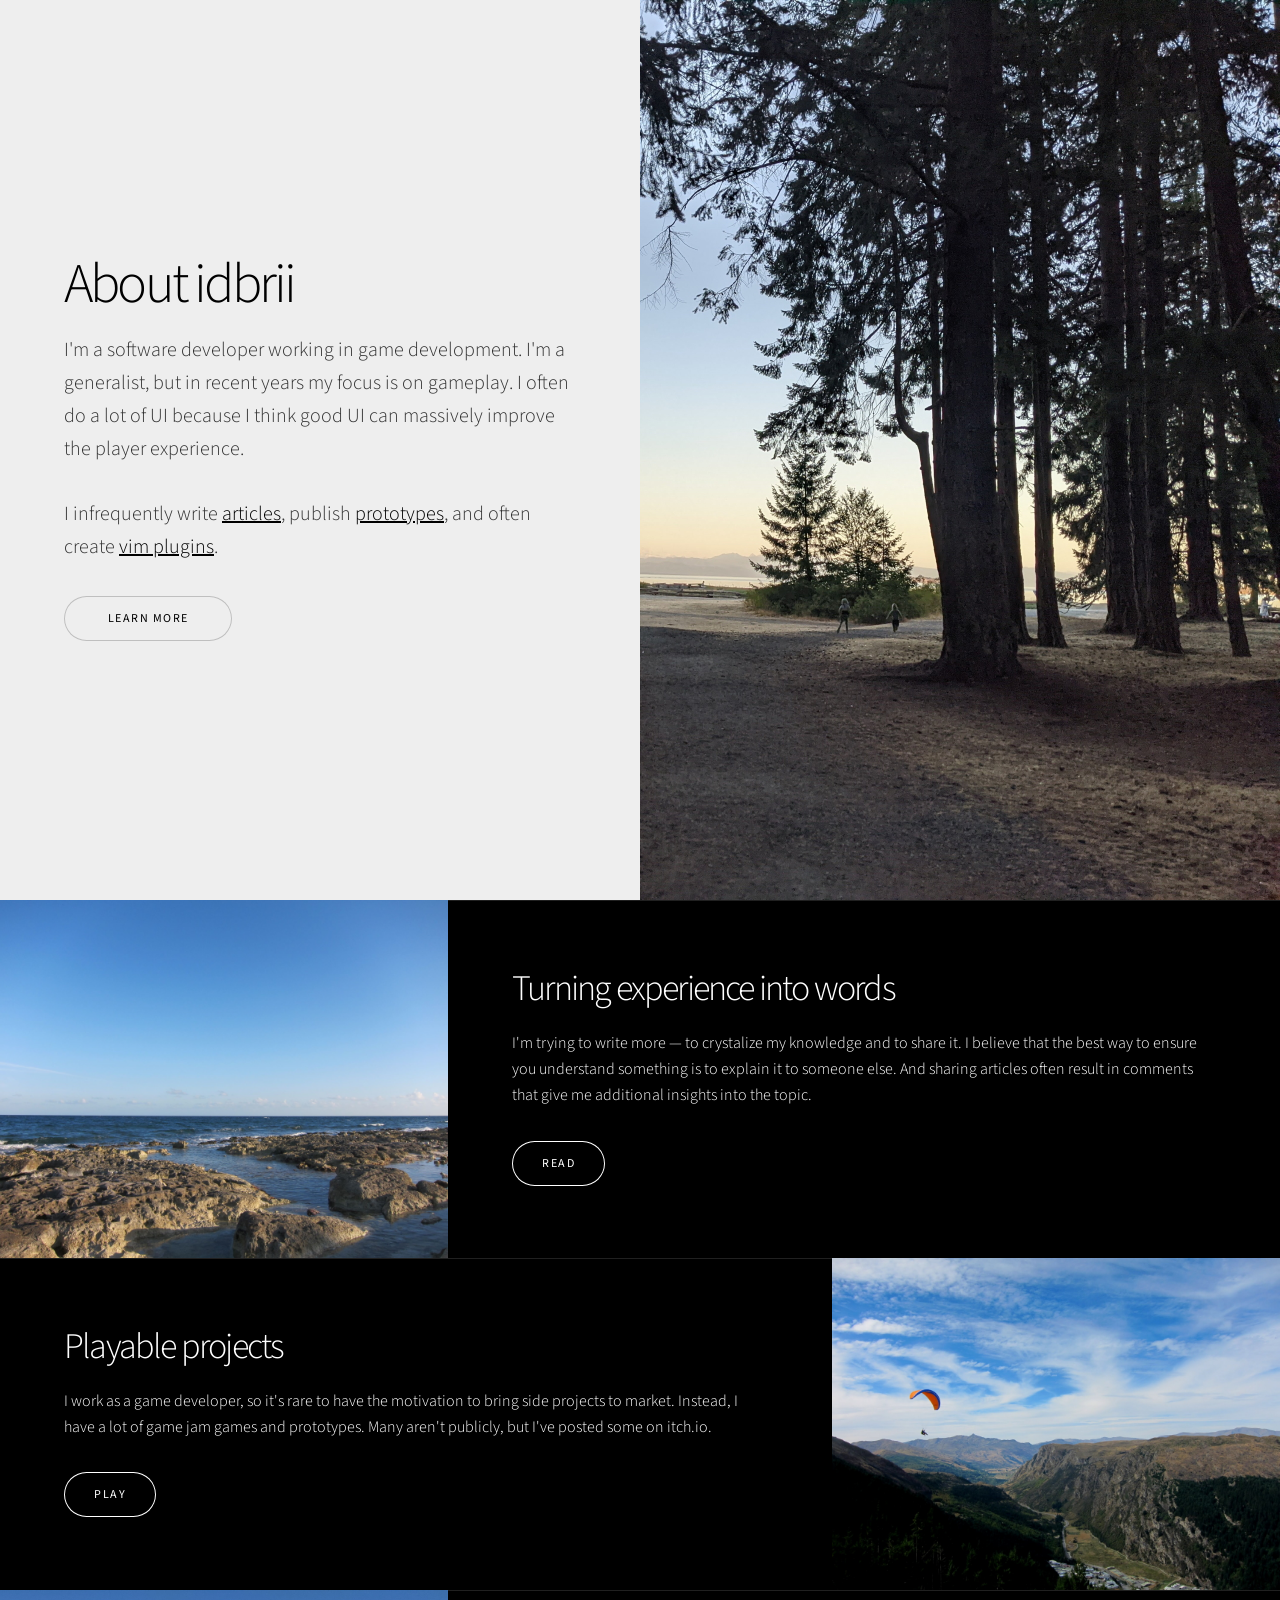
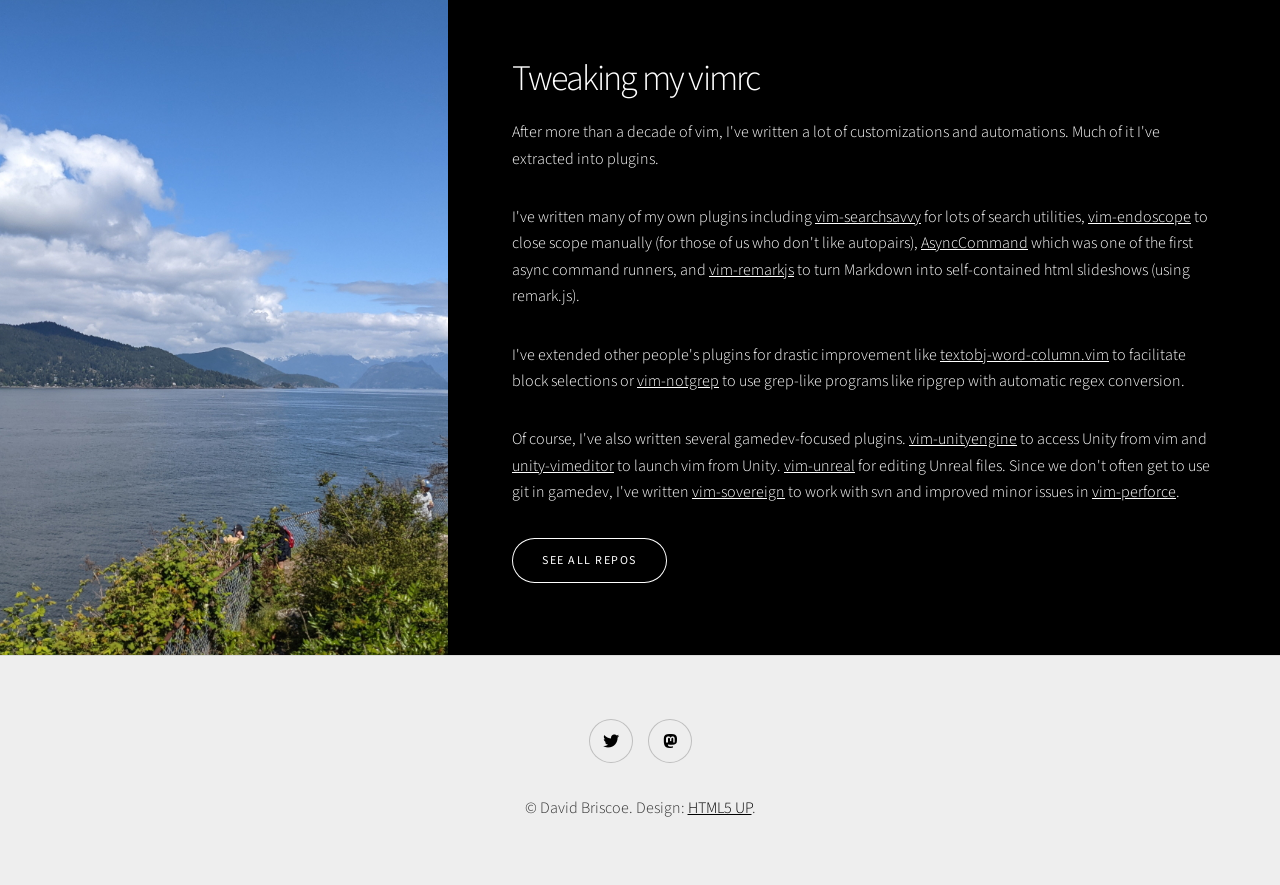
<file: about/index.html>
<!DOCTYPE HTML>
<!--
	Based on Story by HTML5 UP
	html5up.net | @ajlkn
	Free for personal and commercial use under the CCA 3.0 license (html5up.net/license)
-->
<html>
	<head>
		<title>idbrii</title>
		<meta charset="utf-8" />
		<meta name="viewport" content="width=device-width, initial-scale=1, user-scalable=no" />
		<link rel="stylesheet" href="assets/css/main.css" />
		<noscript><link rel="stylesheet" href="assets/css/noscript.css" /></noscript>
	</head>
	<body class="is-preload">

		<!-- Wrapper -->
			<div id="wrapper" class="divided">

					<section class="banner style1 orient-left content-align-left image-position-right fullscreen onload-image-fade-in onload-content-fade-right "
						>
						<div class="content">
							<h1>About idbrii</h1>
							<p class="major">
								I'm a software developer working in game
								development. I'm a generalist, but in recent
								years my focus is on gameplay. I often do a lot of
								UI because I think good UI can massively improve
								the player experience.
							</p>
							<p class="major">
								I infrequently write <a href="#notes">articles</a>,
								publish <a href="#games">prototypes</a>,
								and often create <a href="#vim">vim plugins</a>.</p>
							<ul class="actions stacked">
								<li><a href="#notes" class="button big wide smooth-scroll-middle">Learn More</a></li>
							</ul>
						</div>
						<div class="image">
							<img src="images/view-to-lake.jpg" alt="" />
						</div>
					</section>

					<section class="spotlight style1 orient-right content-align-left image-position-center onscroll-image-fade-in invert"
						id="notes">
						<div class="content">
							<h2>Turning experience into words</h2>
							<p>
								I'm trying to write more — to crystalize my
								knowledge and to share it. I believe that the
								best way to ensure you understand something is
								to explain it to someone else. And sharing
								articles often result in comments that give me
								additional insights into the topic.
							</p>
							<ul class="actions stacked">
								<li><a href="https://idbrii.com/notes/" class="button">Read</a></li>
							</ul>
						</div>
						<div class="image">
							<img src="images/rocky-beach.jpg" alt="" />
						</div>
					</section>

					<section class="spotlight style1 orient-left content-align-left image-position-center onscroll-image-fade-in invert"
						id="games">
						<div class="content">
							<h2>Playable projects</h2>
							<p>
								I work as a game
								developer, so it's rare to have the motivation
								to bring side projects to market. Instead, I have a
								lot of game jam games and prototypes. Many
								aren't publicly, but I've posted some
								on itch.io.
 							</p>
							<ul class="actions stacked">
								<li><a href="https://idbrii.itch.io/" class="button">Play</a></li>
							</ul>
						</div>
						<div class="image">
							<img src="images/parasail-sky.jpg" alt="" />
						</div>
					</section>

					<section class="spotlight style1 orient-right content-align-left image-position-center onscroll-image-fade-in invert"
						id="vim">
						<div class="content">
							<h2>Tweaking my vimrc</h2>
							<p>
								After more than a decade of vim, I've written a
								lot of customizations and automations. Much of
								it I've extracted into plugins.
							</p>
							<p>
								I've written many of my own plugins including
								<a href="https://github.com/idbrii/vim-searchsavvy">vim-searchsavvy</a> for lots of search utilities,
								<a href="https://github.com/idbrii/vim-endoscope">vim-endoscope</a> to close scope manually (for those of us who don't like autopairs),
								<a href="https://github.com/idbrii/AsyncCommand">AsyncCommand</a> which was one of the first async command runners,
								and
								<a href="https://github.com/idbrii/vim-remarkjs">vim-remarkjs</a> to turn Markdown into self-contained html slideshows (using remark.js).
							</p>
							<p>
								I've extended other people's plugins for drastic improvement like
								<a href="https://github.com/idbrii/textobj-word-column.vim">textobj-word-column.vim</a> to facilitate block selections or
								<a href="https://github.com/idbrii/vim-notgrep">vim-notgrep</a> to use grep-like programs like ripgrep with automatic regex conversion.
							</p>
							<p>
								Of course, I've also written several gamedev-focused plugins.
								<a href="https://github.com/idbrii/vim-unityengine">vim-unityengine</a> to access Unity from vim and
								<a href="https://github.com/idbrii/unity-vimeditor">unity-vimeditor</a> to launch vim from Unity.
								<a href="https://github.com/idbrii/vim-unreal">vim-unreal</a> for editing Unreal files.
								Since we don't often get to use git in gamedev, I've written
								<a href="https://github.com/idbrii/vim-sovereign">vim-sovereign</a> to work with svn and improved minor issues in
								<a href="https://github.com/idbrii/vim-perforce">vim-perforce</a>.
							</p>
							<ul class="actions stacked">
								<li><a href="https://github.com/idbrii?tab=repositories&q=&type=source&language=vim+script&sort=stargazers" class="button">See All Repos</a></li>
							</ul>
						</div>
						<div class="image">
							<img src="images/distant-ferry.jpg" alt="" />
						</div>
					</section>

				<!-- Five -- >
					<section class="wrapper style1 align-center">
						<div class="inner">
							<h2>Massa sed condimentum</h2>
							<p>Lorem ipsum dolor sit amet, consectetur adipiscing elit. Morbi id ante sed ex pharetra lacinia sit amet vel massa. Donec facilisis laoreet nulla eu bibendum. Donec ut ex risus. Fusce lorem lectus, pharetra pretium massa et, hendrerit vestibulum odio lorem ipsum.</p>
						</div>

						<!-- Gallery -- >
							<div class="gallery style2 medium lightbox onscroll-fade-in">
								<article>
									<a href="images/gallery/fulls/01.jpg" class="image">
										<img src="images/gallery/thumbs/01.jpg" alt="" />
									</a>
									<div class="caption">
										<h3>Ipsum Dolor</h3>
										<p>Lorem ipsum dolor amet, consectetur magna etiam elit. Etiam sed ultrices.</p>
										<ul class="actions fixed">
											<li><span class="button small">Details</span></li>
										</ul>
									</div>
								</article>
								<article>
									<a href="images/gallery/fulls/02.jpg" class="image">
										<img src="images/gallery/thumbs/02.jpg" alt="" />
									</a>
									<div class="caption">
										<h3>Feugiat Lorem</h3>
										<p>Lorem ipsum dolor amet, consectetur magna etiam elit. Etiam sed ultrices.</p>
										<ul class="actions fixed">
											<li><span class="button small">Details</span></li>
										</ul>
									</div>
								</article>
							</div>

					</section>

				<!-- Six -- >
					<section class="wrapper style1 align-center">
						<div class="inner">
							<h2>Ipsum sed consequat</h2>
							<p>Lorem ipsum dolor sit amet, consectetur adipiscing elit. Morbi id ante sed ex pharetra lacinia sit amet vel massa. Donec facilisis laoreet nulla eu bibendum. Donec ut ex risus. Fusce lorem lectus, pharetra pretium massa et, hendrerit vestibulum odio lorem ipsum.</p>
							<div class="items style1 medium onscroll-fade-in">
								<section>
									<span class="icon style2 major fa-gem"></span>
									<h3>Lorem</h3>
									<p>Lorem ipsum dolor sit amet, consectetur adipiscing elit. Morbi dui turpis, cursus eget orci amet aliquam congue semper. Etiam eget ultrices risus nec tempor elit.</p>
								</section>
								<section>
									<span class="icon solid style2 major fa-save"></span>
									<h3>Ipsum</h3>
									<p>Lorem ipsum dolor sit amet, consectetur adipiscing elit. Morbi dui turpis, cursus eget orci amet aliquam congue semper. Etiam eget ultrices risus nec tempor elit.</p>
								</section>
							</div>
						</div>
					</section>

				<!-- Seven -- >
					<section class="wrapper style1 align-center">
						<div class="inner medium">
							<h2>Get in touch</h2>
							<form method="post" action="#">
								<div class="fields">
									<div class="field half">
										<label for="name">Name</label>
										<input type="text" name="name" id="name" value="" />
									</div>
									<div class="field half">
										<label for="email">Email</label>
										<input type="email" name="email" id="email" value="" />
									</div>
									<div class="field">
										<label for="message">Message</label>
										<textarea name="message" id="message" rows="6"></textarea>
									</div>
								</div>
								<ul class="actions special">
									<li><input type="submit" name="submit" id="submit" value="Send Message" /></li>
								</ul>
							</form>

						</div>
					</section>

				<!-- Footer -->
					<footer class="wrapper style1 align-center">
						<div class="inner">
							<ul class="icons">
								<li><a href="https://twitter.com/idbrii" class="icon brands style2 fa-twitter"><span class="label">Twitter</span></a></li>
								<li><a href="https://mastodon.gamedev.place/@idbrii" rel="me" class="icon brands style2 fa-mastodon"><span class="label">Mastodon</span></a></li>
								<!--~ <li><a href="#" class="icon style2 fa-envelope"><span class="label">Email</span></a></li> -->
							</ul>
							<p>&copy; David Briscoe. Design: <a href="https://html5up.net">HTML5 UP</a>.</p>
						</div>
					</footer>

			</div>

		<!-- Scripts -->
			<script src="assets/js/jquery.min.js"></script>
			<script src="assets/js/jquery.scrollex.min.js"></script>
			<script src="assets/js/jquery.scrolly.min.js"></script>
			<script src="assets/js/browser.min.js"></script>
			<script src="assets/js/breakpoints.min.js"></script>
			<script src="assets/js/util.js"></script>
			<script src="assets/js/main.js"></script>

	</body>
</html>
</file>
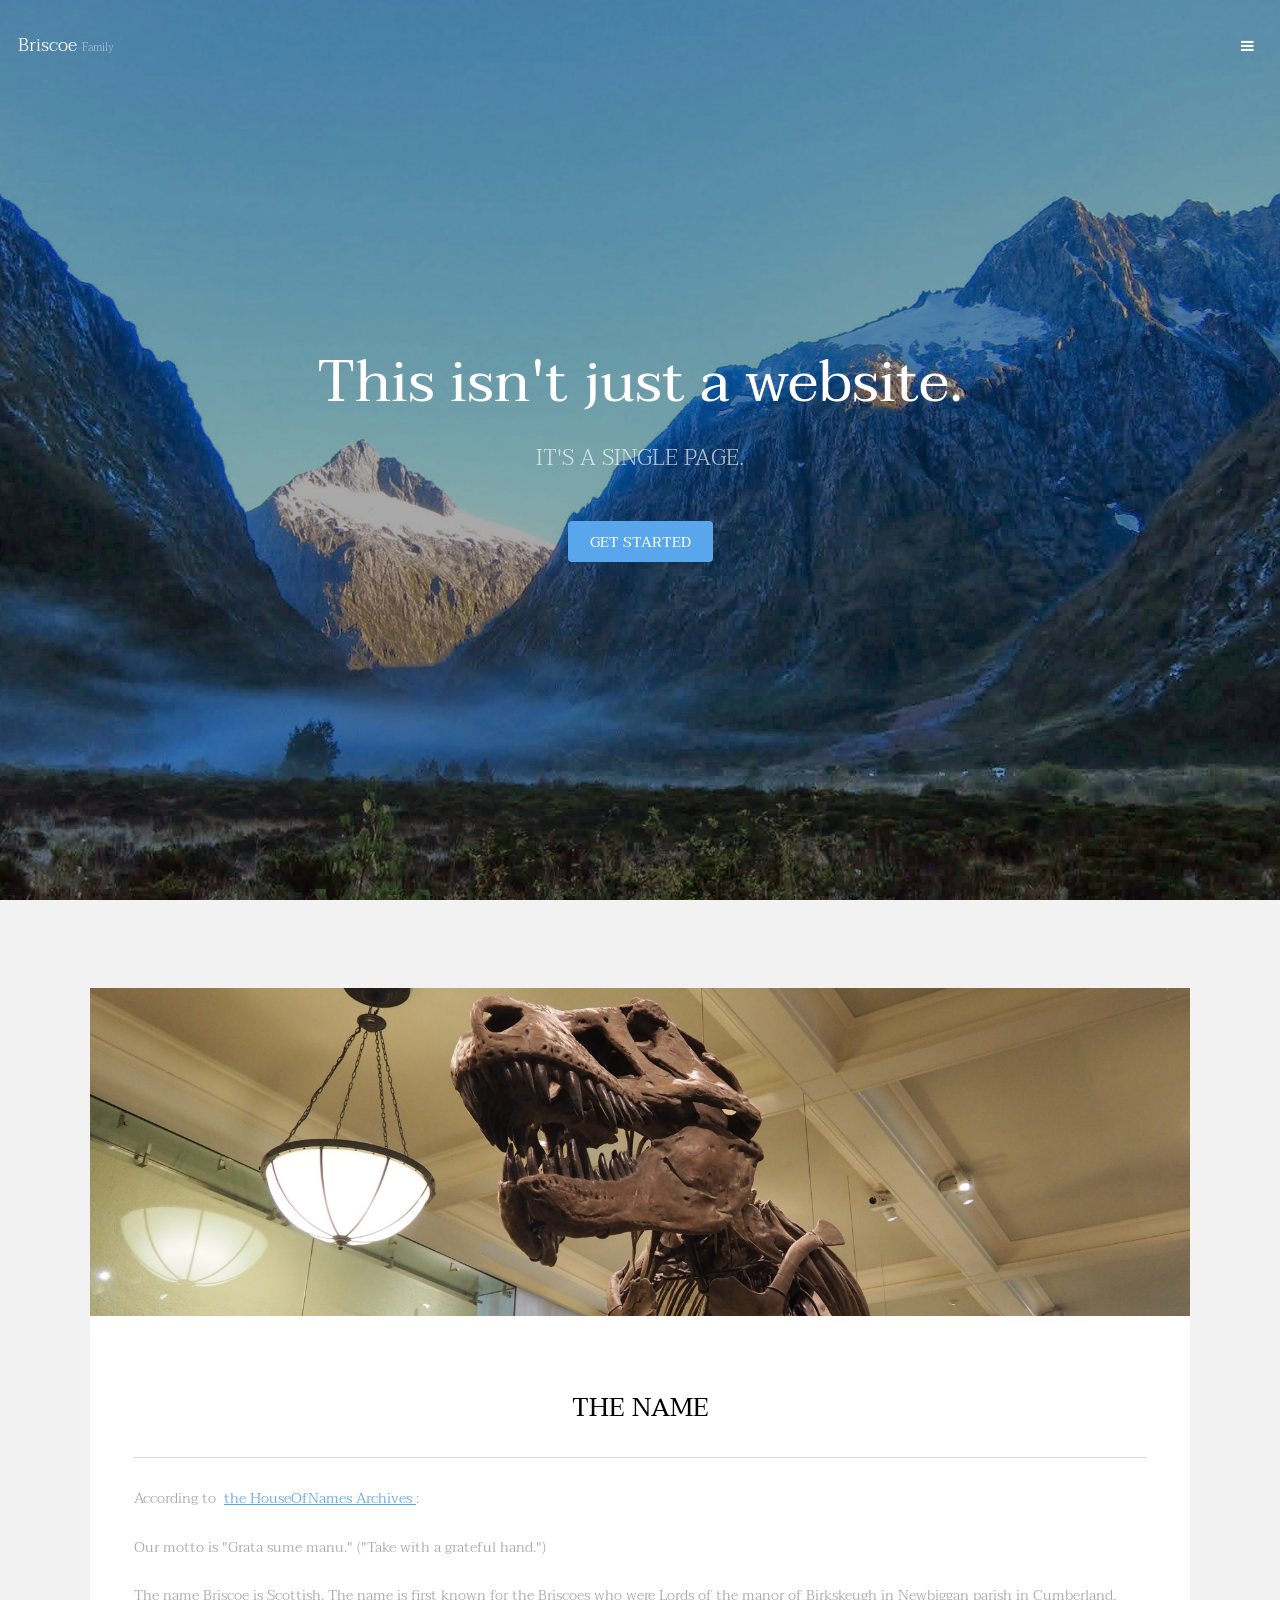
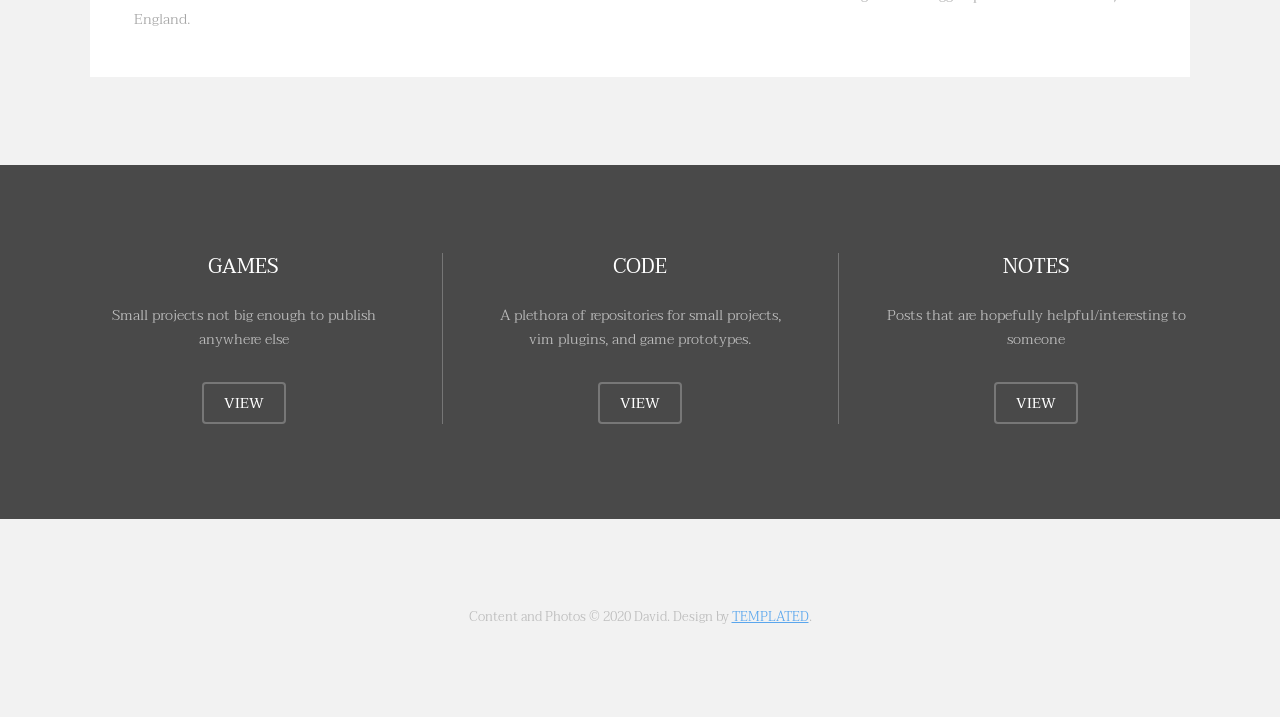
<file: briscoe/index.html>
<!DOCTYPE HTML>
<!--
	Transitive by TEMPLATED
	templated.co @templatedco
	Released for free under the Creative Commons Attribution 3.0 license (templated.co/license)
-->
<html>
	<head>
		<title>Briscoe Family</title>
		<meta charset="utf-8" />
		<meta name="viewport" content="width=device-width, initial-scale=1" />
		<link rel="stylesheet" href="assets/css/main.css" />
	</head>
	<body>

		<!-- Header -->
			<header id="header" class="alt">
				<div class="logo"><a href="index.html">Briscoe <span>Family</span></a></div>
				<a href="#menu" class="toggle"><span>Menu</span></a>
			</header>

		<!-- Nav -->
			<nav id="menu">
				<ul class="links">
					<li><a href="index.html">Home</a></li>
					<!--~ <li><a href="generic.html">Generic</a></li> -->
					<!--~ <li><a href="elements.html">Elements</a></li> -->
				</ul>
			</nav>

		<!-- Banner -->
		<!--
			To use a video as your background, set data-video to the name of your video without
			its extension (eg. images/banner). Your video must be available in both .mp4 and .webm
			formats to work correctly.
		-->
			<section id="banner" data-video="images/banner">
				<div class="inner">
					<h1>This isn't just a website. </h1>
					<p>
                        IT'S A SINGLE PAGE.
</p>
					<a href="#one" class="button special scrolly">Get Started</a>
				</div>
			</section>

		<!-- One -->
			<section id="one" class="wrapper style2">
				<div class="inner">
					<div>
						<div class="box">
							<div class="image fit">
								<img src="images/pic01.jpg" alt="" />
							</div>
              <div class="content">
                <header class="align-center">
                  <h2>The Name</h2>
                  <!--~ <p>maecenas feugiat ex purus, quis volutpat lacus placerat</p> -->
                </header>
                <hr />
                <div>
                  According to&nbsp;
                  <a href="https://www.houseofnames.com/briscoe-coat-of-arms">
                    the HouseOfNames Archives
                  </a>
                  :
                  <br>
                  <br>

                </div>

                <div>
                  Our motto is "Grata sume manu." ("Take with a grateful hand.")
                </div>

                <div>
                  &nbsp;
                </div>

                <div>
                  The name Briscoe is Scottish.&nbsp;The name is first known for the Briscoes who were Lords of the manor of Birkskeugh in Newbiggan parish in Cumberland, England.
                </div>
              </div>
						</div>
					</div>
				</div>
			</section>

		<!-- Two -->
			<section id="two" class="wrapper style3">
				<div class="inner">
					<div id="flexgrid">
						<div>
							<header>
								<h3>Games</h3>
							</header>
							<p>Small projects not big enough to publish anywhere else</p>
							<ul class="actions">
								<li><a href="../games/index.html" class="button alt">View</a></li>
							</ul>
						</div>
						<div>
							<header>
								<h3>Code</h3>
							</header>
							<p>A plethora of repositories for small projects, vim plugins, and game prototypes.</p>
							<ul class="actions">
								<li><a href="https://github.com/idbrii" class="button alt">View</a></li>
							</ul>
						</div>
						<div>
							<header>
								<h3>Notes</h3>
							</header>
							<p>Posts that are hopefully helpful/interesting to someone</p>
							<ul class="actions">
								<li><a href="../notes/" class="button alt">View</a></li>
							</ul>
						</div>
					</div>
				</div>
			</section>

		<!--~ <!-- Three --1> -->
		<!--~ 	<section id="three" class="wrapper style2"> -->
		<!--~ 		<div class="inner"> -->
		<!--~ 			<div class="grid-style"> -->

		<!--~ 				<div> -->
		<!--~ 					<div class="box"> -->
		<!--~ 						<div class="image fit"> -->
		<!--~ 							<img src="images/pic02.jpg" alt="" /> -->
		<!--~ 						</div> -->
		<!--~ 						<div class="content"> -->
		<!--~ 							<header class="align-center"> -->
		<!--~ 								<h2>Lorem ipsum dolor</h2> -->
		<!--~ 								<p>maecenas feugiat ex purus, quis volutpat lacus placerat</p> -->
		<!--~ 							</header> -->
		<!--~ 							<hr /> -->
		<!--~ 							<p> Cras aliquet urna ut sapien tincidunt, quis malesuada elit facilisis. Vestibulum sit amet tortor velit. Nam elementum nibh a libero pharetra elementum. Maecenas feugiat ex purus, quis volutpat lacus placerat malesuada. Praesent in sem ex. Morbi mattis sapien pretium tellus venenatis, at egestas urna ornare.</p> -->
		<!--~ 						</div> -->
		<!--~ 					</div> -->
		<!--~ 				</div> -->

		<!--~ 				<div> -->
		<!--~ 					<div class="box"> -->
		<!--~ 						<div class="image fit"> -->
		<!--~ 							<img src="images/pic03.jpg" alt="" /> -->
		<!--~ 						</div> -->
		<!--~ 						<div class="content"> -->
		<!--~ 							<header class="align-center"> -->
		<!--~ 								<h2>Vestibulum sit amet</h2> -->
		<!--~ 								<p>mattis sapien pretium tellus venenatis</p> -->
		<!--~ 							</header> -->
		<!--~ 							<hr /> -->
		<!--~ 							<p> Cras aliquet urna ut sapien tincidunt, quis malesuada elit facilisis. Vestibulum sit amet tortor velit. Nam elementum nibh a libero pharetra elementum. Maecenas feugiat ex purus, quis volutpat lacus placerat malesuada. Praesent in sem ex. Morbi mattis sapien pretium tellus venenatis, at egestas urna ornare.</p> -->
		<!--~ 						</div> -->
		<!--~ 					</div> -->
		<!--~ 				</div> -->

		<!--~ 			</div> -->
		<!--~ 		</div> -->
		<!--~ 	</section> -->

		<!--~ <!-- Four --1> -->
		<!--~ 	<section id="four" class="wrapper style3"> -->
		<!--~ 		<div class="inner"> -->

		<!--~ 			<header class="align-center"> -->
		<!--~ 				<h2>Morbi interdum mollis sapien</h2> -->
		<!--~ 				<p>Cras aliquet urna ut sapien tincidunt, quis malesuada elit facilisis. Vestibulum sit amet tortor velit. Nam elementum nibh a libero pharetra elementum. Maecenas feugiat ex purus, quis volutpat lacus placerat malesuada. Praesent in sem ex. Morbi mattis sapien pretium tellus venenatis, at egestas urna ornare.</p> -->
		<!--~ 			</header> -->

		<!--~ 		</div> -->
		<!--~ 	</section> -->

		<!-- Footer -->
			<footer id="footer" class="wrapper">
				<div class="inner">

		<!--~ 			<section> -->
		<!--~ 				<div class="box"> -->
		<!--~ 					<div class="content"> -->
		<!--~ 						<h2 class="align-center">Get in Touch</h2> -->
		<!--~ 						<hr /> -->
		<!--~ 						<form action="#" method="post"> -->
		<!--~ 							<div class="field half first"> -->
		<!--~ 								<label for="name">Name</label> -->
		<!--~ 								<input name="name" id="name" type="text" placeholder="Name"> -->
		<!--~ 							</div> -->
		<!--~ 							<div class="field half"> -->
		<!--~ 								<label for="email">Email</label> -->
		<!--~ 								<input name="email" id="email" type="email" placeholder="Email"> -->
		<!--~ 							</div> -->
		<!--~ 							<div class="field"> -->
		<!--~ 								<label for="dept">Department</label> -->
		<!--~ 								<div class="select-wrapper"> -->
		<!--~ 									<select name="dept" id="dept"> -->
		<!--~ 										<option value="">- Category -</option> -->
		<!--~ 										<option value="1">Manufacturing</option> -->
		<!--~ 										<option value="1">Shipping</option> -->
		<!--~ 										<option value="1">Administration</option> -->
		<!--~ 										<option value="1">Human Resources</option> -->
		<!--~ 									</select> -->
		<!--~ 								</div> -->
		<!--~ 							</div> -->
		<!--~ 							<div class="field"> -->
		<!--~ 								<label for="message">Message</label> -->
		<!--~ 								<textarea name="message" id="message" rows="6" placeholder="Message"></textarea> -->
		<!--~ 							</div> -->
		<!--~ 							<ul class="actions align-center"> -->
		<!--~ 								<li><input value="Send Message" class="button special" type="submit"></li> -->
		<!--~ 							</ul> -->
		<!--~ 						</form> -->
		<!--~ 					</div> -->
		<!--~ 				</div> -->
		<!--~ 			</section> -->

					<div class="copyright">
						Content and Photos &copy; 2020 David. Design by <a href="https://templated.co/">TEMPLATED</a>.
					</div>
				</div>
			</footer>

		<!-- Scripts -->
			<script src="assets/js/jquery.min.js"></script>
			<script src="assets/js/jquery.scrolly.min.js"></script>
			<script src="assets/js/jquery.scrollex.min.js"></script>
			<script src="assets/js/skel.min.js"></script>
			<script src="assets/js/util.js"></script>
			<script src="assets/js/main.js"></script>

	</body>
</html>
</file>
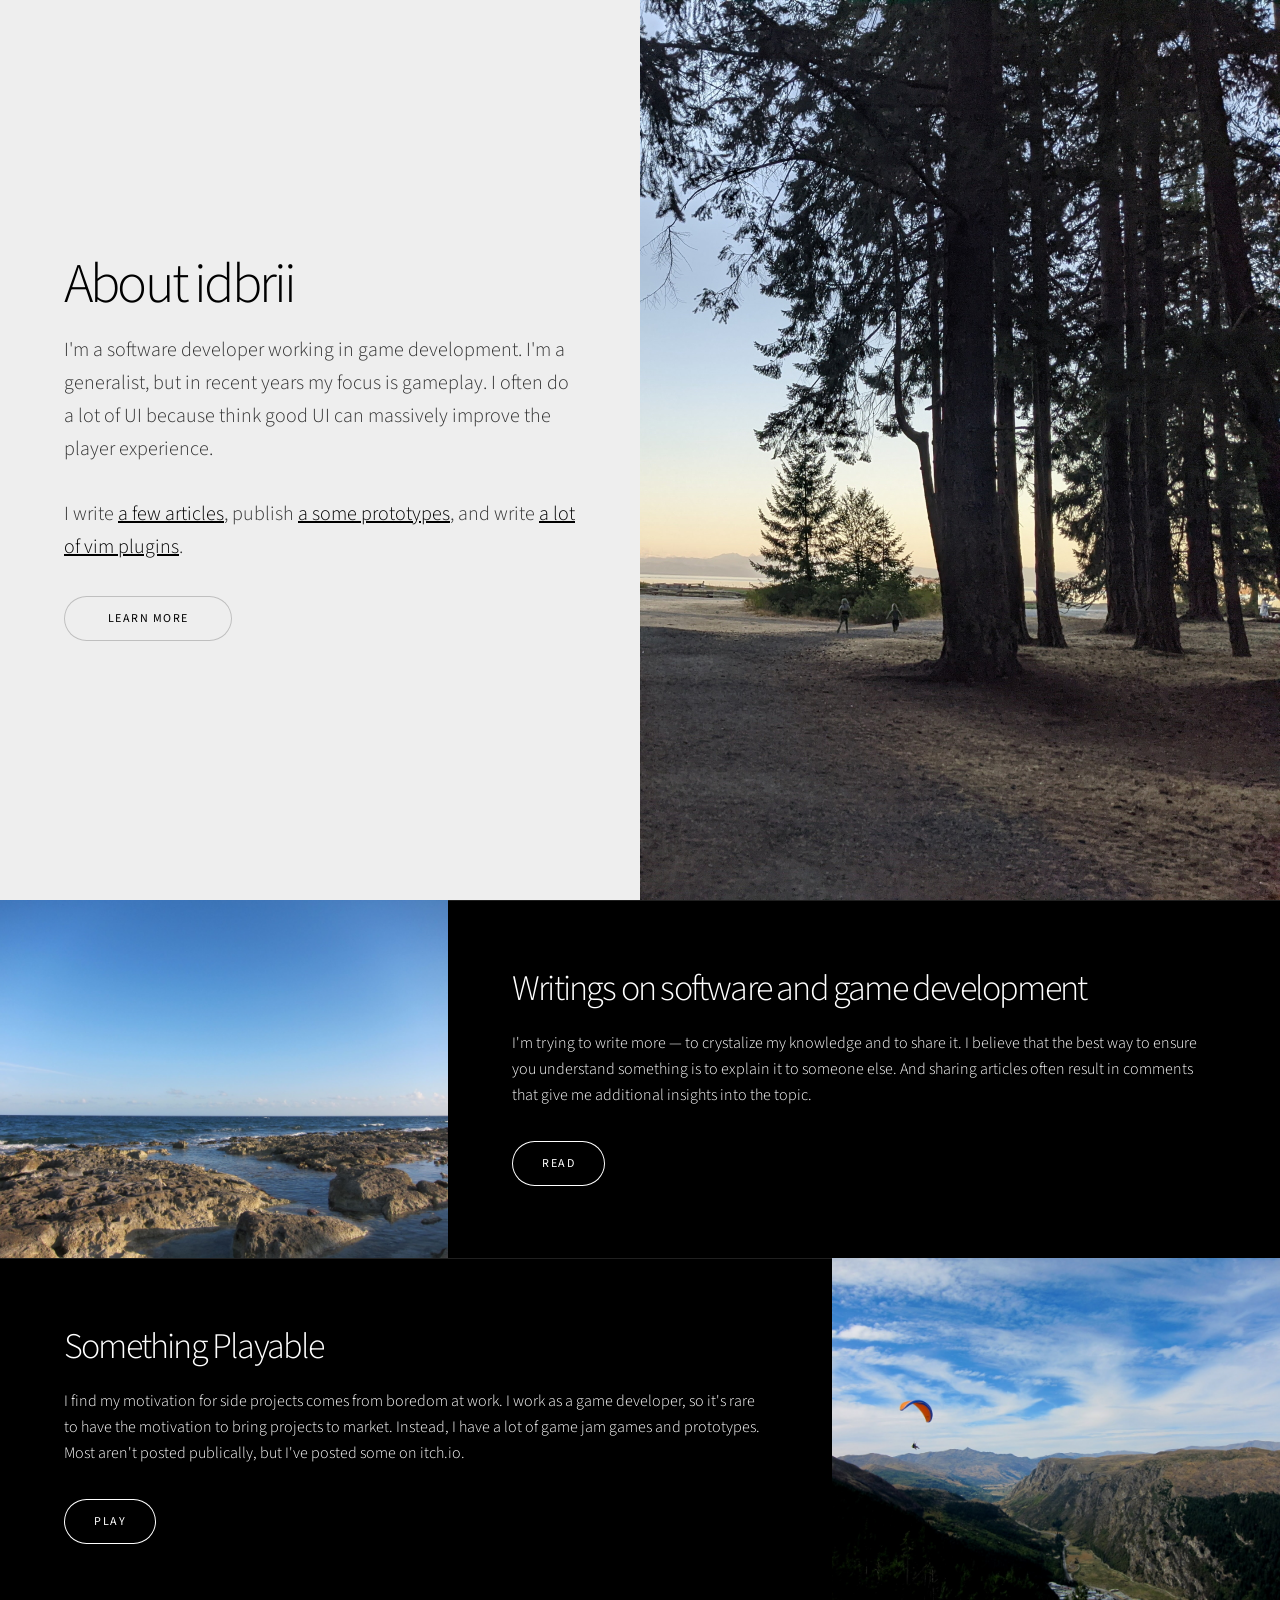
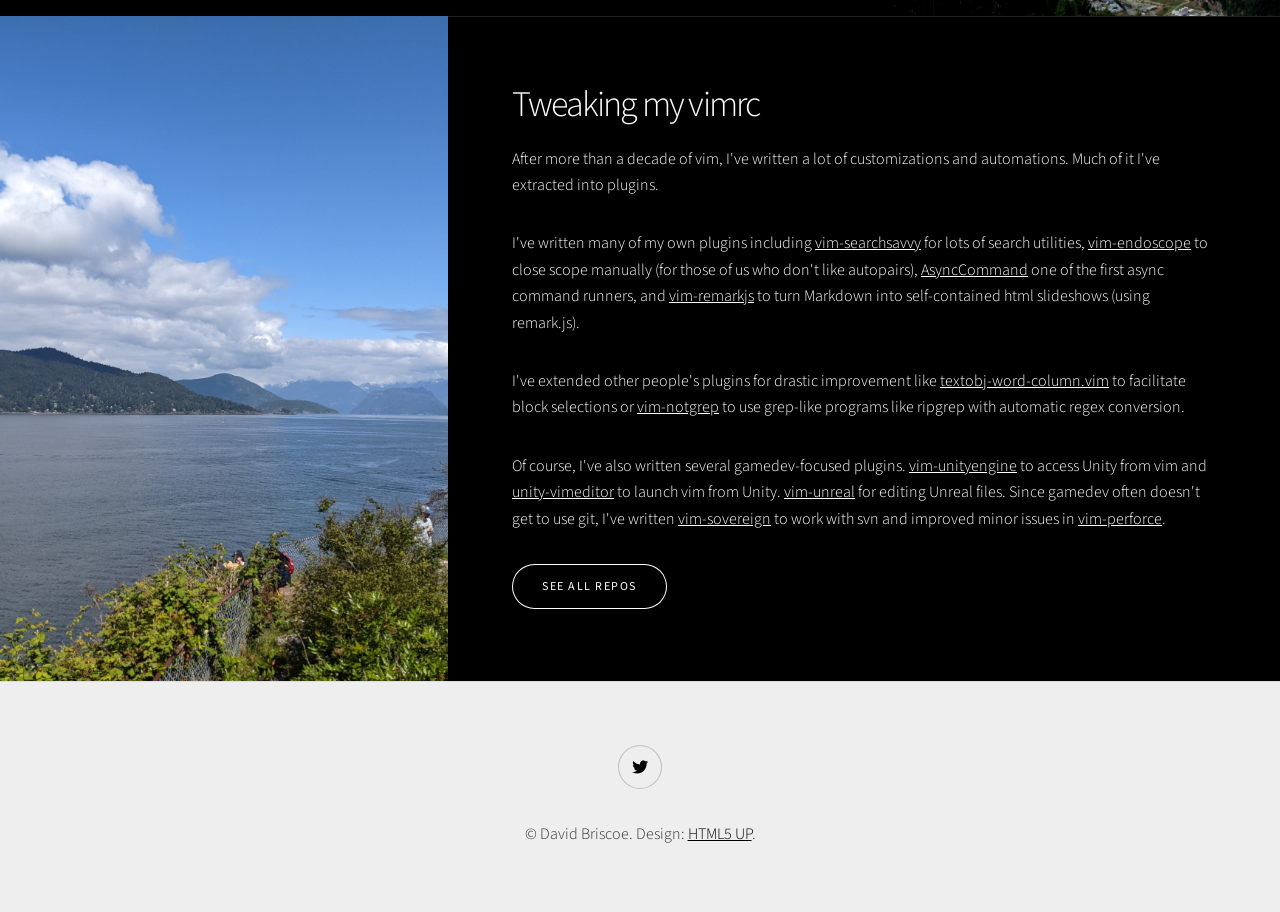
<file: idbrii/index.html>
<!DOCTYPE HTML>
<!--
	Based on Story by HTML5 UP
	html5up.net | @ajlkn
	Free for personal and commercial use under the CCA 3.0 license (html5up.net/license)
-->
<html>
	<head>
		<title>idbrii</title>
		<meta charset="utf-8" />
		<meta name="viewport" content="width=device-width, initial-scale=1, user-scalable=no" />
		<link rel="stylesheet" href="assets/css/main.css" />
		<noscript><link rel="stylesheet" href="assets/css/noscript.css" /></noscript>
	</head>
	<body class="is-preload">

		<!-- Wrapper -->
			<div id="wrapper" class="divided">

					<section class="banner style1 orient-left content-align-left image-position-right fullscreen onload-image-fade-in onload-content-fade-right "
						>
						<div class="content">
							<h1>About idbrii</h1>
							<p class="major">
								I'm a software developer working in game
								development. I'm a generalist, but in recent
								years my focus is gameplay. I often do a lot of
								UI because think good UI can massively improve
								the player experience.
							</p>
							<p class="major">
								I write <a href="#notes">a few articles</a>,
								publish <a href="#games">a some prototypes</a>,
								and write <a href="#vim">a lot of vim plugins</a>.</p>
							<ul class="actions stacked">
								<li><a href="#notes" class="button big wide smooth-scroll-middle">Learn More</a></li>
							</ul>
						</div>
						<div class="image">
							<img src="images/view-to-lake.jpg" alt="" />
						</div>
					</section>

					<section class="spotlight style1 orient-right content-align-left image-position-center onscroll-image-fade-in invert"
						id="notes">
						<div class="content">
							<h2>Writings on software and game development</h2>
							<p>
								I'm trying to write more — to crystalize my
								knowledge and to share it. I believe that the
								best way to ensure you understand something is
								to explain it to someone else. And sharing
								articles often result in comments that give me
								additional insights into the topic.
							</p>
							<ul class="actions stacked">
								<li><a href="https://idbrii.com/notes/" class="button">Read</a></li>
							</ul>
						</div>
						<div class="image">
							<img src="images/rocky-beach.jpg" alt="" />
						</div>
					</section>

					<section class="spotlight style1 orient-left content-align-left image-position-center onscroll-image-fade-in invert"
						id="games">
						<div class="content">
							<h2>Something Playable</h2>
							<p>
								I find my motivation for side projects comes
								from boredom at work. I work as a game
								developer, so it's rare to have the motivation
								to bring projects to market. Instead, I have a
								lot of game jam games and prototypes. Most
								aren't posted publically, but I've posted some
								on itch.io.
 							</p>
							<ul class="actions stacked">
								<li><a href="https://idbrii.itch.io/" class="button">Play</a></li>
							</ul>
						</div>
						<div class="image">
							<img src="images/parasail-sky.jpg" alt="" />
						</div>
					</section>

					<section class="spotlight style1 orient-right content-align-left image-position-center onscroll-image-fade-in invert"
						id="vim">
						<div class="content">
							<h2>Tweaking my vimrc</h2>
							<p>
								After more than a decade of vim, I've written a
								lot of customizations and automations. Much of
								it I've extracted into plugins.
							</p>
							<p>
								I've written many of my own plugins including
								<a href="https://github.com/idbrii/vim-searchsavvy">vim-searchsavvy</a> for lots of search utilities,
								<a href="https://github.com/idbrii/vim-endoscope">vim-endoscope</a> to close scope manually (for those of us who don't like autopairs),
								<a href="https://github.com/idbrii/AsyncCommand">AsyncCommand</a> one of the first async command runners,
								and
								<a href="https://github.com/idbrii/vim-remarkjs">vim-remarkjs</a> to turn Markdown into self-contained html slideshows (using remark.js).
							</p>
							<p>
								I've extended other people's plugins for drastic improvement like
								<a href="https://github.com/idbrii/textobj-word-column.vim">textobj-word-column.vim</a> to facilitate block selections or
								<a href="https://github.com/idbrii/vim-notgrep">vim-notgrep</a> to use grep-like programs like ripgrep with automatic regex conversion.
							</p>
							<p>
								Of course, I've also written several gamedev-focused plugins.
								<a href="https://github.com/idbrii/vim-unityengine">vim-unityengine</a> to access Unity from vim and
								<a href="https://github.com/idbrii/unity-vimeditor">unity-vimeditor</a> to launch vim from Unity.
								<a href="https://github.com/idbrii/vim-unreal">vim-unreal</a> for editing Unreal files.
								Since gamedev often doesn't get to use git, I've written
								<a href="https://github.com/idbrii/vim-sovereign">vim-sovereign</a> to work with svn and improved minor issues in
								<a href="https://github.com/idbrii/vim-perforce">vim-perforce</a>.
							</p>
							<ul class="actions stacked">
								<li><a href="https://github.com/idbrii?tab=repositories&q=&type=source&language=vim+script&sort=stargazers" class="button">See All Repos</a></li>
							</ul>
						</div>
						<div class="image">
							<img src="images/distant-ferry.jpg" alt="" />
						</div>
					</section>

				<!-- Five -- >
					<section class="wrapper style1 align-center">
						<div class="inner">
							<h2>Massa sed condimentum</h2>
							<p>Lorem ipsum dolor sit amet, consectetur adipiscing elit. Morbi id ante sed ex pharetra lacinia sit amet vel massa. Donec facilisis laoreet nulla eu bibendum. Donec ut ex risus. Fusce lorem lectus, pharetra pretium massa et, hendrerit vestibulum odio lorem ipsum.</p>
						</div>

						<!-- Gallery -- >
							<div class="gallery style2 medium lightbox onscroll-fade-in">
								<article>
									<a href="images/gallery/fulls/01.jpg" class="image">
										<img src="images/gallery/thumbs/01.jpg" alt="" />
									</a>
									<div class="caption">
										<h3>Ipsum Dolor</h3>
										<p>Lorem ipsum dolor amet, consectetur magna etiam elit. Etiam sed ultrices.</p>
										<ul class="actions fixed">
											<li><span class="button small">Details</span></li>
										</ul>
									</div>
								</article>
								<article>
									<a href="images/gallery/fulls/02.jpg" class="image">
										<img src="images/gallery/thumbs/02.jpg" alt="" />
									</a>
									<div class="caption">
										<h3>Feugiat Lorem</h3>
										<p>Lorem ipsum dolor amet, consectetur magna etiam elit. Etiam sed ultrices.</p>
										<ul class="actions fixed">
											<li><span class="button small">Details</span></li>
										</ul>
									</div>
								</article>
							</div>

					</section>

				<!-- Six -- >
					<section class="wrapper style1 align-center">
						<div class="inner">
							<h2>Ipsum sed consequat</h2>
							<p>Lorem ipsum dolor sit amet, consectetur adipiscing elit. Morbi id ante sed ex pharetra lacinia sit amet vel massa. Donec facilisis laoreet nulla eu bibendum. Donec ut ex risus. Fusce lorem lectus, pharetra pretium massa et, hendrerit vestibulum odio lorem ipsum.</p>
							<div class="items style1 medium onscroll-fade-in">
								<section>
									<span class="icon style2 major fa-gem"></span>
									<h3>Lorem</h3>
									<p>Lorem ipsum dolor sit amet, consectetur adipiscing elit. Morbi dui turpis, cursus eget orci amet aliquam congue semper. Etiam eget ultrices risus nec tempor elit.</p>
								</section>
								<section>
									<span class="icon solid style2 major fa-save"></span>
									<h3>Ipsum</h3>
									<p>Lorem ipsum dolor sit amet, consectetur adipiscing elit. Morbi dui turpis, cursus eget orci amet aliquam congue semper. Etiam eget ultrices risus nec tempor elit.</p>
								</section>
							</div>
						</div>
					</section>

				<!-- Seven -- >
					<section class="wrapper style1 align-center">
						<div class="inner medium">
							<h2>Get in touch</h2>
							<form method="post" action="#">
								<div class="fields">
									<div class="field half">
										<label for="name">Name</label>
										<input type="text" name="name" id="name" value="" />
									</div>
									<div class="field half">
										<label for="email">Email</label>
										<input type="email" name="email" id="email" value="" />
									</div>
									<div class="field">
										<label for="message">Message</label>
										<textarea name="message" id="message" rows="6"></textarea>
									</div>
								</div>
								<ul class="actions special">
									<li><input type="submit" name="submit" id="submit" value="Send Message" /></li>
								</ul>
							</form>

						</div>
					</section>

				<!-- Footer -->
					<footer class="wrapper style1 align-center">
						<div class="inner">
							<ul class="icons">
								<li><a href="https://twitter.com/idbrii" class="icon brands style2 fa-twitter"><span class="label">Twitter</span></a></li>
								<!--~ <li><a href="#" class="icon brands style2 fa-facebook-f"><span class="label">Facebook</span></a></li> -->
								<!--~ <li><a href="#" class="icon brands style2 fa-instagram"><span class="label">Instagram</span></a></li> -->
								<!--~ <li><a href="#" class="icon brands style2 fa-linkedin-in"><span class="label">LinkedIn</span></a></li> -->
								<!--~ <li><a href="#" class="icon style2 fa-envelope"><span class="label">Email</span></a></li> -->
							</ul>
							<p>&copy; David Briscoe. Design: <a href="https://html5up.net">HTML5 UP</a>.</p>
						</div>
					</footer>

			</div>

		<!-- Scripts -->
			<script src="assets/js/jquery.min.js"></script>
			<script src="assets/js/jquery.scrollex.min.js"></script>
			<script src="assets/js/jquery.scrolly.min.js"></script>
			<script src="assets/js/browser.min.js"></script>
			<script src="assets/js/breakpoints.min.js"></script>
			<script src="assets/js/util.js"></script>
			<script src="assets/js/main.js"></script>

	</body>
</html>
</file>
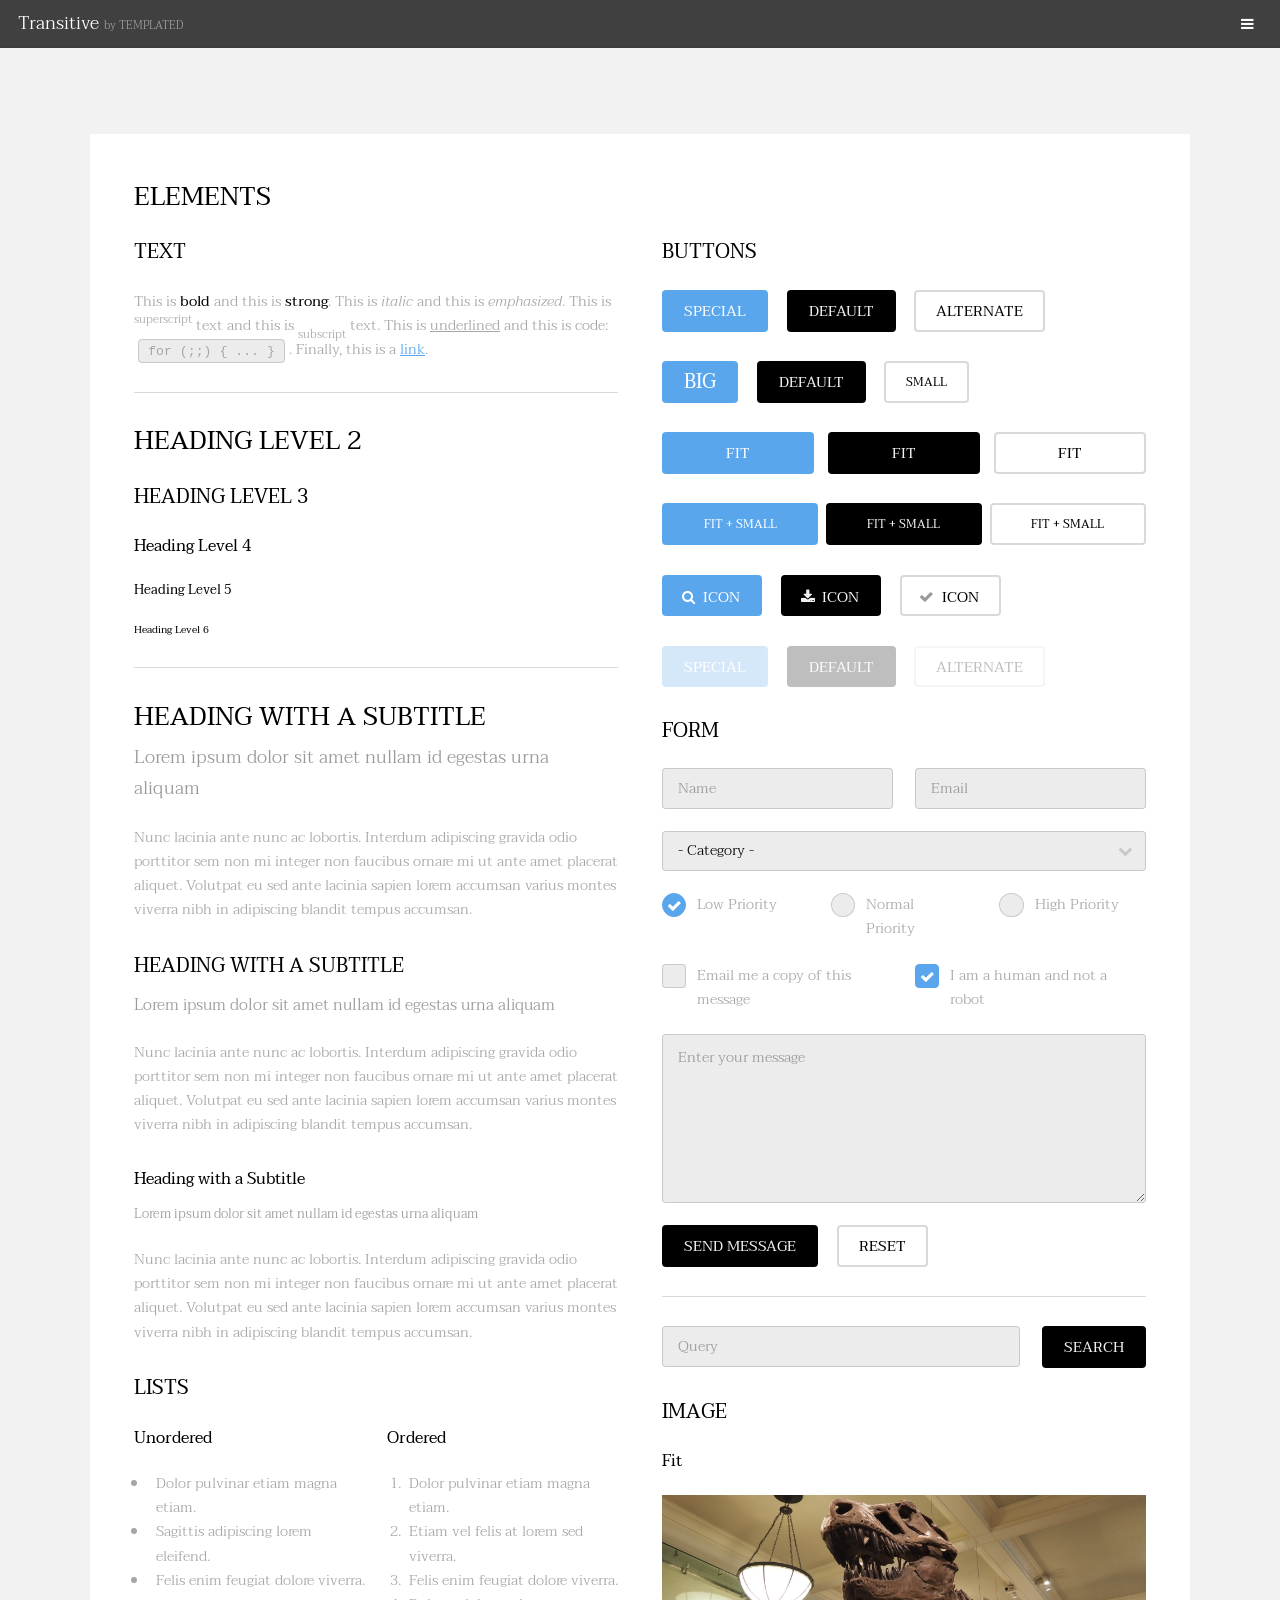
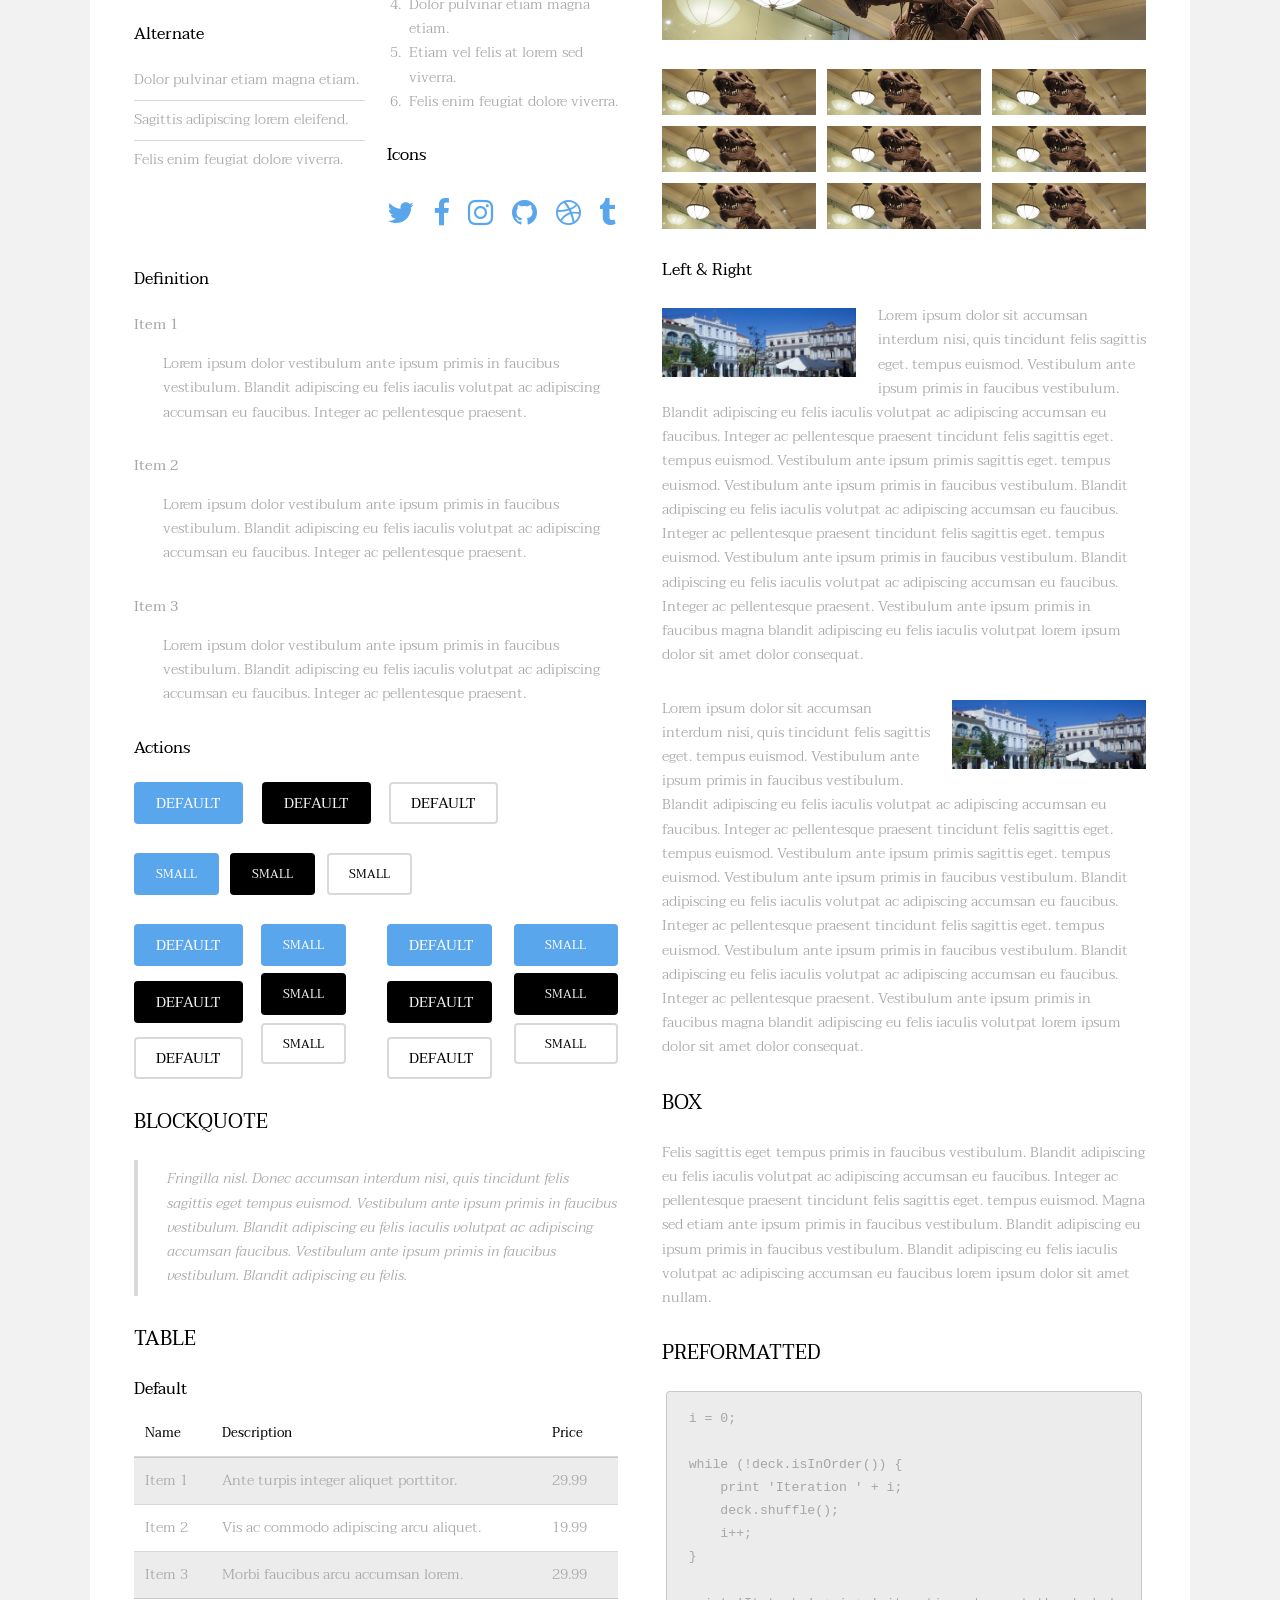
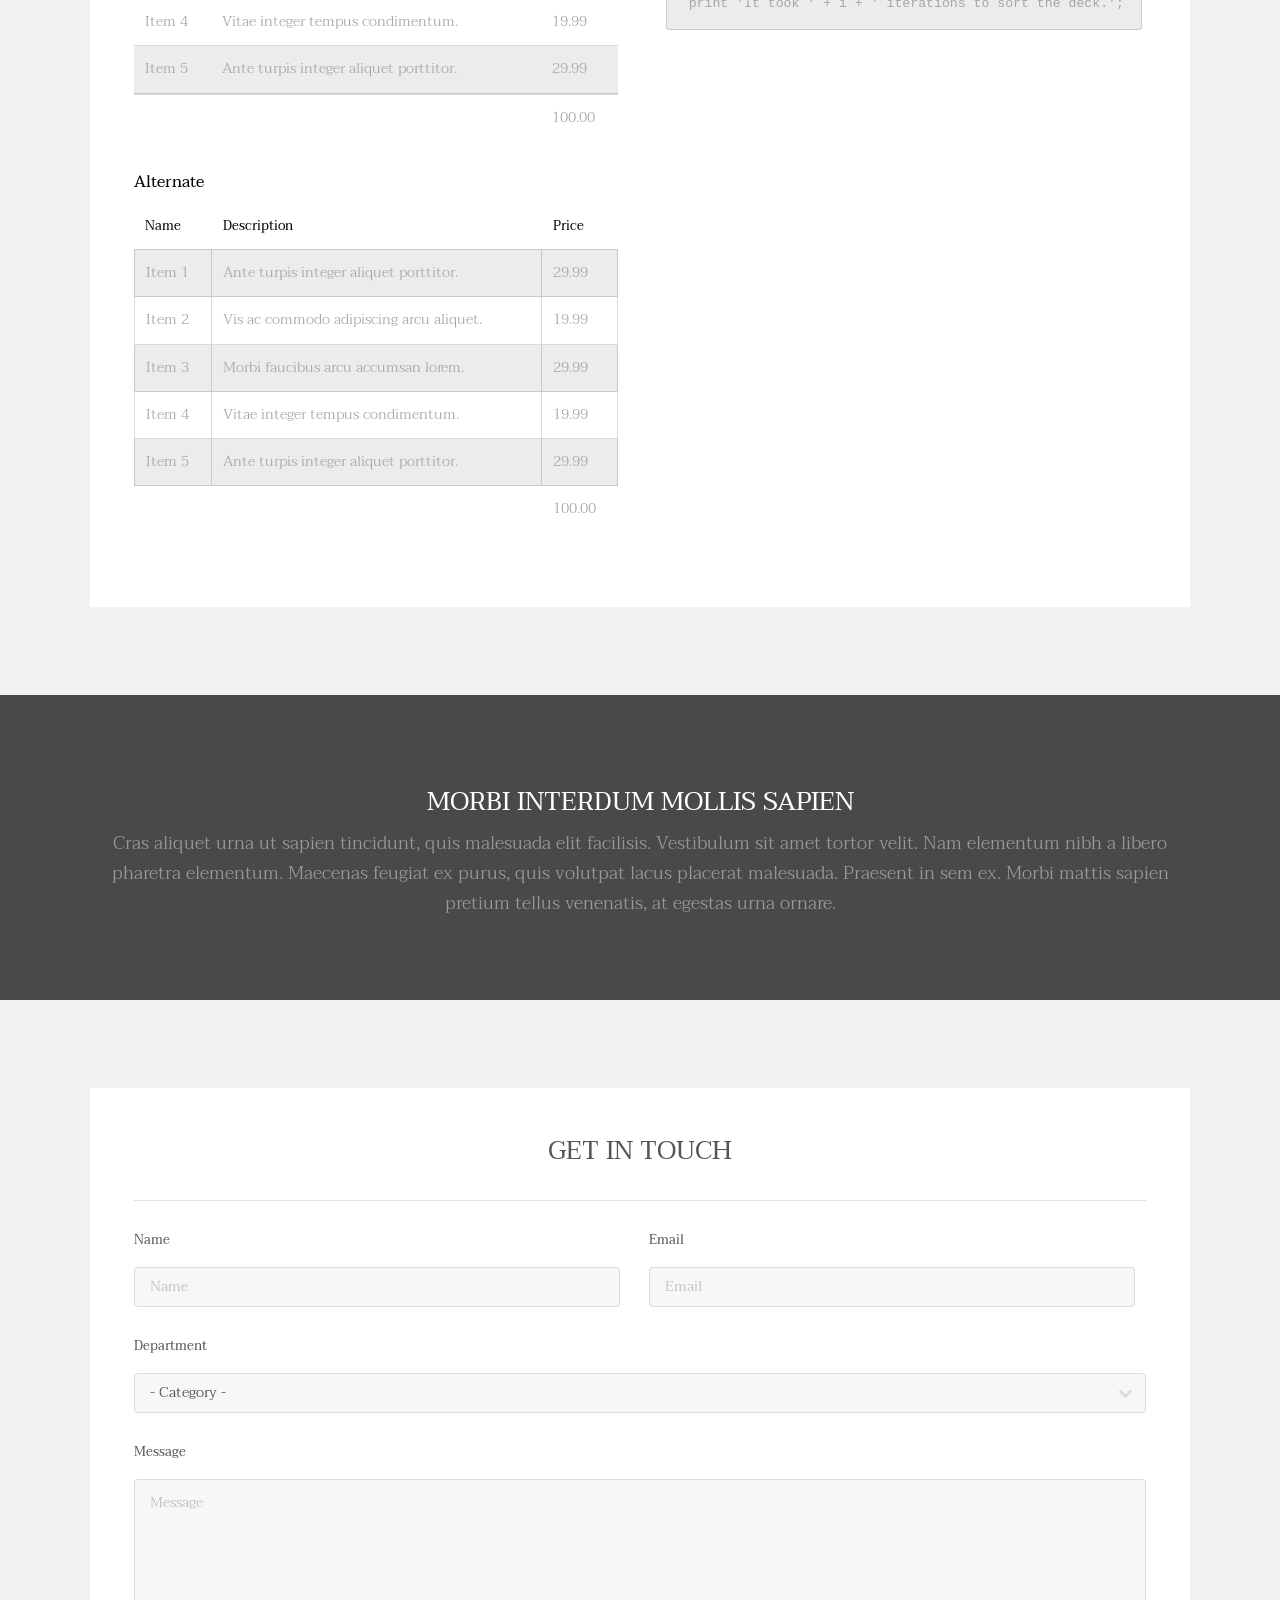
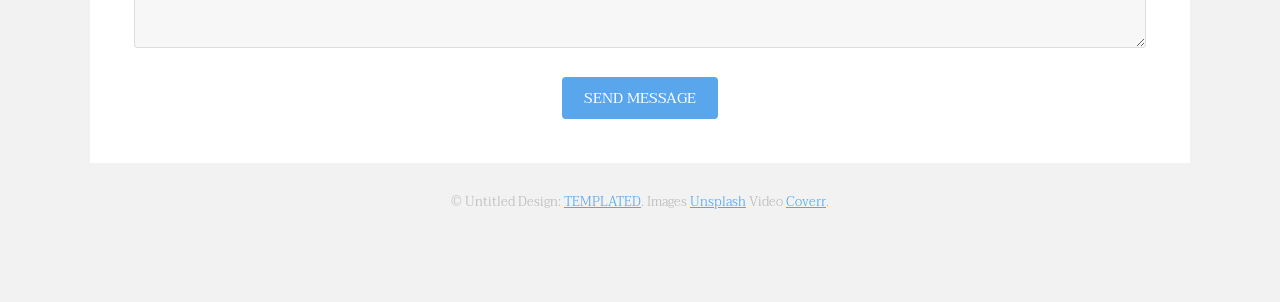
<file: briscoe/elements.html>
<!DOCTYPE HTML>
<!--
	Transitive by TEMPLATED
	templated.co @templatedco
	Released for free under the Creative Commons Attribution 3.0 license (templated.co/license)
-->
<html>
	<head>
		<title>Elements - Transitive by TEMPLATED</title>
		<meta charset="utf-8" />
		<meta name="viewport" content="width=device-width, initial-scale=1" />
		<link rel="stylesheet" href="assets/css/main.css" />
	</head>
	<body class="subpage">

		<!-- Header -->
			<header id="header">
				<div class="logo"><a href="index.html">Transitive <span>by TEMPLATED</span></a></div>
				<a href="#menu" class="toggle"><span>Menu</span></a>
			</header>

		<!-- Nav -->
			<nav id="menu">
				<ul class="links">
					<li><a href="index.html">Home</a></li>
					<li><a href="generic.html">Generic</a></li>
					<li><a href="elements.html">Elements</a></li>
				</ul>
			</nav>

		<!-- One -->
			<section id="one" class="wrapper style2">
				<div class="inner">
					<div class="box">
					<div class="content">

					<!-- Elements -->
						<h2 id="elements">Elements</h2>
						<div class="row 200%">
							<div class="6u 12u$(medium)">

								<!-- Text stuff -->
									<h3>Text</h3>
									<p>This is <b>bold</b> and this is <strong>strong</strong>. This is <i>italic</i> and this is <em>emphasized</em>.
									This is <sup>superscript</sup> text and this is <sub>subscript</sub> text.
									This is <u>underlined</u> and this is code: <code>for (;;) { ... }</code>.
									Finally, this is a <a href="#">link</a>.</p>
									<hr />
									<h2>Heading Level 2</h2>
									<h3>Heading Level 3</h3>
									<h4>Heading Level 4</h4>
									<h5>Heading Level 5</h5>
									<h6>Heading Level 6</h6>
									<hr />
									<header>
										<h2>Heading with a Subtitle</h2>
										<p>Lorem ipsum dolor sit amet nullam id egestas urna aliquam</p>
									</header>
									<p>Nunc lacinia ante nunc ac lobortis. Interdum adipiscing gravida odio porttitor sem non mi integer non faucibus ornare mi ut ante amet placerat aliquet. Volutpat eu sed ante lacinia sapien lorem accumsan varius montes viverra nibh in adipiscing blandit tempus accumsan.</p>
									<header>
										<h3>Heading with a Subtitle</h3>
										<p>Lorem ipsum dolor sit amet nullam id egestas urna aliquam</p>
									</header>
									<p>Nunc lacinia ante nunc ac lobortis. Interdum adipiscing gravida odio porttitor sem non mi integer non faucibus ornare mi ut ante amet placerat aliquet. Volutpat eu sed ante lacinia sapien lorem accumsan varius montes viverra nibh in adipiscing blandit tempus accumsan.</p>
									<header>
										<h4>Heading with a Subtitle</h4>
										<p>Lorem ipsum dolor sit amet nullam id egestas urna aliquam</p>
									</header>
									<p>Nunc lacinia ante nunc ac lobortis. Interdum adipiscing gravida odio porttitor sem non mi integer non faucibus ornare mi ut ante amet placerat aliquet. Volutpat eu sed ante lacinia sapien lorem accumsan varius montes viverra nibh in adipiscing blandit tempus accumsan.</p>

								<!-- Lists -->
									<h3>Lists</h3>
									<div class="row">
										<div class="6u 12u$(small)">

											<h4>Unordered</h4>
											<ul>
												<li>Dolor pulvinar etiam magna etiam.</li>
												<li>Sagittis adipiscing lorem eleifend.</li>
												<li>Felis enim feugiat dolore viverra.</li>
											</ul>

											<h4>Alternate</h4>
											<ul class="alt">
												<li>Dolor pulvinar etiam magna etiam.</li>
												<li>Sagittis adipiscing lorem eleifend.</li>
												<li>Felis enim feugiat dolore viverra.</li>
											</ul>

										</div>
										<div class="6u$ 12u$(small)">

											<h4>Ordered</h4>
											<ol>
												<li>Dolor pulvinar etiam magna etiam.</li>
												<li>Etiam vel felis at lorem sed viverra.</li>
												<li>Felis enim feugiat dolore viverra.</li>
												<li>Dolor pulvinar etiam magna etiam.</li>
												<li>Etiam vel felis at lorem sed viverra.</li>
												<li>Felis enim feugiat dolore viverra.</li>
											</ol>

											<h4>Icons</h4>
											<ul class="icons">
												<li><a href="#" class="icon fa-twitter"><span class="label">Twitter</span></a></li>
												<li><a href="#" class="icon fa-facebook"><span class="label">Facebook</span></a></li>
												<li><a href="#" class="icon fa-instagram"><span class="label">Instagram</span></a></li>
												<li><a href="#" class="icon fa-github"><span class="label">Github</span></a></li>
												<li><a href="#" class="icon fa-dribbble"><span class="label">Dribbble</span></a></li>
												<li><a href="#" class="icon fa-tumblr"><span class="label">Tumblr</span></a></li>
											</ul>

										</div>
									</div>
									<h4>Definition</h4>
									<dl>
										<dt>Item 1</dt>
										<dd>
											<p>Lorem ipsum dolor vestibulum ante ipsum primis in faucibus vestibulum. Blandit adipiscing eu felis iaculis volutpat ac adipiscing accumsan eu faucibus. Integer ac pellentesque praesent.</p>
										</dd>
										<dt>Item 2</dt>
										<dd>
											<p>Lorem ipsum dolor vestibulum ante ipsum primis in faucibus vestibulum. Blandit adipiscing eu felis iaculis volutpat ac adipiscing accumsan eu faucibus. Integer ac pellentesque praesent.</p>
										</dd>
										<dt>Item 3</dt>
										<dd>
											<p>Lorem ipsum dolor vestibulum ante ipsum primis in faucibus vestibulum. Blandit adipiscing eu felis iaculis volutpat ac adipiscing accumsan eu faucibus. Integer ac pellentesque praesent.</p>
										</dd>
									</dl>

									<h4>Actions</h4>
									<ul class="actions">
										<li><a href="#" class="button special">Default</a></li>
										<li><a href="#" class="button">Default</a></li>
										<li><a href="#" class="button alt">Default</a></li>
									</ul>
									<ul class="actions small">
										<li><a href="#" class="button special small">Small</a></li>
										<li><a href="#" class="button small">Small</a></li>
										<li><a href="#" class="button alt small">Small</a></li>
									</ul>
									<div class="row">
										<div class="3u 12u$(small)">
											<ul class="actions vertical">
												<li><a href="#" class="button special">Default</a></li>
												<li><a href="#" class="button">Default</a></li>
												<li><a href="#" class="button alt">Default</a></li>
											</ul>
										</div>
										<div class="3u 12u$(small)">
											<ul class="actions vertical small">
												<li><a href="#" class="button special small">Small</a></li>
												<li><a href="#" class="button small">Small</a></li>
												<li><a href="#" class="button alt small">Small</a></li>
											</ul>
										</div>
										<div class="3u 12u$(small)">
											<ul class="actions vertical">
												<li><a href="#" class="button special fit">Default</a></li>
												<li><a href="#" class="button fit">Default</a></li>
												<li><a href="#" class="button alt fit">Default</a></li>
											</ul>
										</div>
										<div class="3u$ 12u$(small)">
											<ul class="actions vertical small">
												<li><a href="#" class="button special small fit">Small</a></li>
												<li><a href="#" class="button small fit">Small</a></li>
												<li><a href="#" class="button alt small fit">Small</a></li>
											</ul>
										</div>
									</div>

								<!-- Blockquote -->
									<h3>Blockquote</h3>
									<blockquote>Fringilla nisl. Donec accumsan interdum nisi, quis tincidunt felis sagittis eget tempus euismod. Vestibulum ante ipsum primis in faucibus vestibulum. Blandit adipiscing eu felis iaculis volutpat ac adipiscing accumsan faucibus. Vestibulum ante ipsum primis in faucibus vestibulum. Blandit adipiscing eu felis.</blockquote>

								<!-- Table -->
									<h3>Table</h3>

									<h4>Default</h4>
									<div class="table-wrapper">
										<table>
											<thead>
												<tr>
													<th>Name</th>
													<th>Description</th>
													<th>Price</th>
												</tr>
											</thead>
											<tbody>
												<tr>
													<td>Item 1</td>
													<td>Ante turpis integer aliquet porttitor.</td>
													<td>29.99</td>
												</tr>
												<tr>
													<td>Item 2</td>
													<td>Vis ac commodo adipiscing arcu aliquet.</td>
													<td>19.99</td>
												</tr>
												<tr>
													<td>Item 3</td>
													<td> Morbi faucibus arcu accumsan lorem.</td>
													<td>29.99</td>
												</tr>
												<tr>
													<td>Item 4</td>
													<td>Vitae integer tempus condimentum.</td>
													<td>19.99</td>
												</tr>
												<tr>
													<td>Item 5</td>
													<td>Ante turpis integer aliquet porttitor.</td>
													<td>29.99</td>
												</tr>
											</tbody>
											<tfoot>
												<tr>
													<td colspan="2"></td>
													<td>100.00</td>
												</tr>
											</tfoot>
										</table>
									</div>

									<h4>Alternate</h4>
									<div class="table-wrapper">
										<table class="alt">
											<thead>
												<tr>
													<th>Name</th>
													<th>Description</th>
													<th>Price</th>
												</tr>
											</thead>
											<tbody>
												<tr>
													<td>Item 1</td>
													<td>Ante turpis integer aliquet porttitor.</td>
													<td>29.99</td>
												</tr>
												<tr>
													<td>Item 2</td>
													<td>Vis ac commodo adipiscing arcu aliquet.</td>
													<td>19.99</td>
												</tr>
												<tr>
													<td>Item 3</td>
													<td> Morbi faucibus arcu accumsan lorem.</td>
													<td>29.99</td>
												</tr>
												<tr>
													<td>Item 4</td>
													<td>Vitae integer tempus condimentum.</td>
													<td>19.99</td>
												</tr>
												<tr>
													<td>Item 5</td>
													<td>Ante turpis integer aliquet porttitor.</td>
													<td>29.99</td>
												</tr>
											</tbody>
											<tfoot>
												<tr>
													<td colspan="2"></td>
													<td>100.00</td>
												</tr>
											</tfoot>
										</table>
									</div>

							</div>
							<div class="6u$ 12u$(medium)">

								<!-- Buttons -->
									<h3>Buttons</h3>
									<ul class="actions">
										<li><a href="#" class="button special">Special</a></li>
										<li><a href="#" class="button">Default</a></li>
										<li><a href="#" class="button alt">Alternate</a></li>
									</ul>
									<ul class="actions">
										<li><a href="#" class="button special big">Big</a></li>
										<li><a href="#" class="button">Default</a></li>
										<li><a href="#" class="button alt small">Small</a></li>
									</ul>
									<ul class="actions fit">
										<li><a href="#" class="button special fit">Fit</a></li>
										<li><a href="#" class="button fit">Fit</a></li>
										<li><a href="#" class="button alt fit">Fit</a></li>
									</ul>
									<ul class="actions fit small">
										<li><a href="#" class="button special fit small">Fit + Small</a></li>
										<li><a href="#" class="button fit small">Fit + Small</a></li>
										<li><a href="#" class="button alt fit small">Fit + Small</a></li>
									</ul>
									<ul class="actions">
										<li><a href="#" class="button special icon fa-search">Icon</a></li>
										<li><a href="#" class="button icon fa-download">Icon</a></li>
										<li><a href="#" class="button alt icon fa-check">Icon</a></li>
									</ul>
									<ul class="actions">
										<li><span class="button special disabled">Special</span></li>
										<li><span class="button disabled">Default</span></li>
										<li><span class="button alt disabled">Alternate</span></li>
									</ul>

								<!-- Form -->
									<h3>Form</h3>

									<form method="post" action="#">
										<div class="row uniform">
											<div class="6u 12u$(xsmall)">
												<input type="text" name="demo-name" id="demo-name" value="" placeholder="Name" />
											</div>
											<div class="6u$ 12u$(xsmall)">
												<input type="email" name="demo-email" id="demo-email" value="" placeholder="Email" />
											</div>
											<!-- Break -->
											<div class="12u$">
												<div class="select-wrapper">
													<select name="demo-category" id="demo-category">
														<option value="">- Category -</option>
														<option value="1">Manufacturing</option>
														<option value="1">Shipping</option>
														<option value="1">Administration</option>
														<option value="1">Human Resources</option>
													</select>
												</div>
											</div>
											<!-- Break -->
											<div class="4u 12u$(small)">
												<input type="radio" id="demo-priority-low" name="demo-priority" checked>
												<label for="demo-priority-low">Low Priority</label>
											</div>
											<div class="4u 12u$(small)">
												<input type="radio" id="demo-priority-normal" name="demo-priority">
												<label for="demo-priority-normal">Normal Priority</label>
											</div>
											<div class="4u$ 12u$(small)">
												<input type="radio" id="demo-priority-high" name="demo-priority">
												<label for="demo-priority-high">High Priority</label>
											</div>
											<!-- Break -->
											<div class="6u 12u$(small)">
												<input type="checkbox" id="demo-copy" name="demo-copy">
												<label for="demo-copy">Email me a copy of this message</label>
											</div>
											<div class="6u$ 12u$(small)">
												<input type="checkbox" id="demo-human" name="demo-human" checked>
												<label for="demo-human">I am a human and not a robot</label>
											</div>
											<!-- Break -->
											<div class="12u$">
												<textarea name="demo-message" id="demo-message" placeholder="Enter your message" rows="6"></textarea>
											</div>
											<!-- Break -->
											<div class="12u$">
												<ul class="actions">
													<li><input type="submit" value="Send Message" /></li>
													<li><input type="reset" value="Reset" class="alt" /></li>
												</ul>
											</div>
										</div>
									</form>

									<hr />

									<form method="post" action="#">
										<div class="row uniform">
											<div class="9u 12u$(small)">
												<input type="text" name="query" id="query" value="" placeholder="Query" />
											</div>
											<div class="3u$ 12u$(small)">
												<input type="submit" value="Search" class="fit" />
											</div>
										</div>
									</form>

								<!-- Image -->
									<h3>Image</h3>

									<h4>Fit</h4>
									<span class="image fit"><img src="images/pic01.jpg" alt="" /></span>
									<div class="box alt">
										<div class="row 50% uniform">
											<div class="4u"><span class="image fit"><img src="images/pic01.jpg" alt="" /></span></div>
											<div class="4u"><span class="image fit"><img src="images/pic01.jpg" alt="" /></span></div>
											<div class="4u$"><span class="image fit"><img src="images/pic01.jpg" alt="" /></span></div>
											<!-- Break -->
											<div class="4u"><span class="image fit"><img src="images/pic01.jpg" alt="" /></span></div>
											<div class="4u"><span class="image fit"><img src="images/pic01.jpg" alt="" /></span></div>
											<div class="4u$"><span class="image fit"><img src="images/pic01.jpg" alt="" /></span></div>
											<!-- Break -->
											<div class="4u"><span class="image fit"><img src="images/pic01.jpg" alt="" /></span></div>
											<div class="4u"><span class="image fit"><img src="images/pic01.jpg" alt="" /></span></div>
											<div class="4u$"><span class="image fit"><img src="images/pic01.jpg" alt="" /></span></div>
										</div>
									</div>

									<h4>Left &amp; Right</h4>
									<p><span class="image left"><img src="images/pic02.jpg" alt="" /></span>Lorem ipsum dolor sit accumsan interdum nisi, quis tincidunt felis sagittis eget. tempus euismod. Vestibulum ante ipsum primis in faucibus vestibulum. Blandit adipiscing eu felis iaculis volutpat ac adipiscing accumsan eu faucibus. Integer ac pellentesque praesent tincidunt felis sagittis eget. tempus euismod. Vestibulum ante ipsum primis sagittis eget. tempus euismod. Vestibulum ante ipsum primis in faucibus vestibulum. Blandit adipiscing eu felis iaculis volutpat ac adipiscing accumsan eu faucibus. Integer ac pellentesque praesent tincidunt felis sagittis eget. tempus euismod. Vestibulum ante ipsum primis in faucibus vestibulum. Blandit adipiscing eu felis iaculis volutpat ac adipiscing accumsan eu faucibus. Integer ac pellentesque praesent. Vestibulum ante ipsum primis in faucibus magna blandit adipiscing eu felis iaculis volutpat lorem ipsum dolor sit amet dolor consequat.</p>
									<p><span class="image right"><img src="images/pic02.jpg" alt="" /></span>Lorem ipsum dolor sit accumsan interdum nisi, quis tincidunt felis sagittis eget. tempus euismod. Vestibulum ante ipsum primis in faucibus vestibulum. Blandit adipiscing eu felis iaculis volutpat ac adipiscing accumsan eu faucibus. Integer ac pellentesque praesent tincidunt felis sagittis eget. tempus euismod. Vestibulum ante ipsum primis sagittis eget. tempus euismod. Vestibulum ante ipsum primis in faucibus vestibulum. Blandit adipiscing eu felis iaculis volutpat ac adipiscing accumsan eu faucibus. Integer ac pellentesque praesent tincidunt felis sagittis eget. tempus euismod. Vestibulum ante ipsum primis in faucibus vestibulum. Blandit adipiscing eu felis iaculis volutpat ac adipiscing accumsan eu faucibus. Integer ac pellentesque praesent. Vestibulum ante ipsum primis in faucibus magna blandit adipiscing eu felis iaculis volutpat lorem ipsum dolor sit amet dolor consequat.</p>

								<!-- Box -->
									<h3>Box</h3>
									<div class="box">
										<p>Felis sagittis eget tempus primis in faucibus vestibulum. Blandit adipiscing eu felis iaculis volutpat ac adipiscing accumsan eu faucibus. Integer ac pellentesque praesent tincidunt felis sagittis eget. tempus euismod. Magna sed etiam ante ipsum primis in faucibus vestibulum. Blandit adipiscing eu ipsum primis in faucibus vestibulum. Blandit adipiscing eu felis iaculis volutpat ac adipiscing accumsan eu faucibus lorem ipsum dolor sit amet nullam.</p>
									</div>

								<!-- Preformatted Code -->
									<h3>Preformatted</h3>
									<pre><code>i = 0;

while (!deck.isInOrder()) {
    print 'Iteration ' + i;
    deck.shuffle();
    i++;
}

print 'It took ' + i + ' iterations to sort the deck.';
</code></pre>

							</div>
						</div>
						</div>
					</div>
				</div>
			</section>

		<!-- Four -->
			<section id="four" class="wrapper style3">
				<div class="inner">

					<header class="align-center">
						<h2>Morbi interdum mollis sapien</h2>
						<p>Cras aliquet urna ut sapien tincidunt, quis malesuada elit facilisis. Vestibulum sit amet tortor velit. Nam elementum nibh a libero pharetra elementum. Maecenas feugiat ex purus, quis volutpat lacus placerat malesuada. Praesent in sem ex. Morbi mattis sapien pretium tellus venenatis, at egestas urna ornare.</p>
					</header>

				</div>
			</section>

		<!-- Footer -->
			<footer id="footer" class="wrapper">
				<div class="inner">
					<section>
						<div class="box">
							<div class="content">
								<h2 class="align-center">Get in Touch</h2>
								<hr />
								<form action="#" method="post">
									<div class="field half first">
										<label for="name">Name</label>
										<input name="name" id="name" type="text" placeholder="Name">
									</div>
									<div class="field half">
										<label for="email">Email</label>
										<input name="email" id="email" type="email" placeholder="Email">
									</div>
									<div class="field">
										<label for="dept">Department</label>
										<div class="select-wrapper">
											<select name="dept" id="dept">
												<option value="">- Category -</option>
												<option value="1">Manufacturing</option>
												<option value="1">Shipping</option>
												<option value="1">Administration</option>
												<option value="1">Human Resources</option>
											</select>
										</div>
									</div>
									<div class="field">
										<label for="message">Message</label>
										<textarea name="message" id="message" rows="6" placeholder="Message"></textarea>
									</div>
									<ul class="actions align-center">
										<li><input value="Send Message" class="button special" type="submit"></li>
									</ul>
								</form>
							</div>
						</div>
					</section>
					<div class="copyright">
						&copy; Untitled Design: <a href="https://templated.co/">TEMPLATED</a>. Images <a href="https://unsplash.com/">Unsplash</a> Video <a href="http://coverr.co/">Coverr</a>.
					</div>
				</div>
			</footer>

		<!-- Scripts -->
			<script src="assets/js/jquery.min.js"></script>
			<script src="assets/js/jquery.scrolly.min.js"></script>
			<script src="assets/js/jquery.scrollex.min.js"></script>
			<script src="assets/js/skel.min.js"></script>
			<script src="assets/js/util.js"></script>
			<script src="assets/js/main.js"></script>

	</body>
</html>
</file>
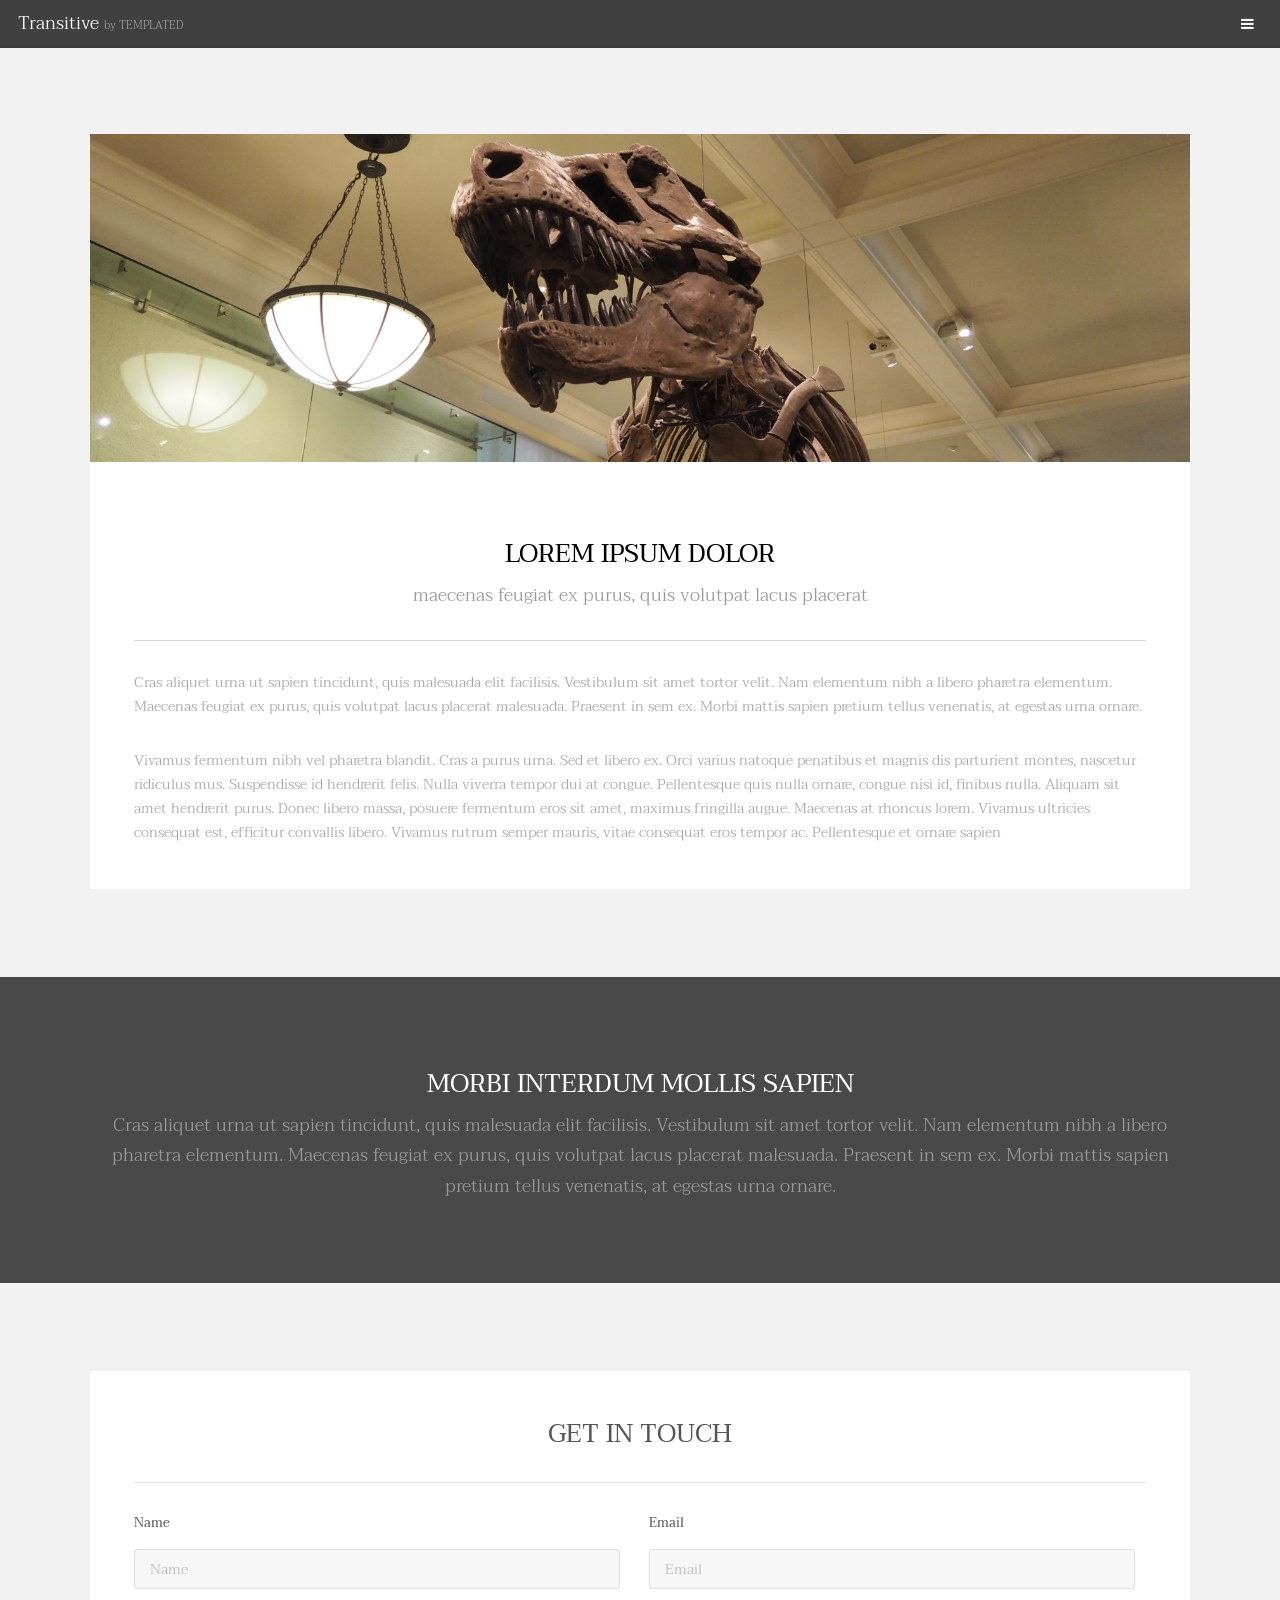
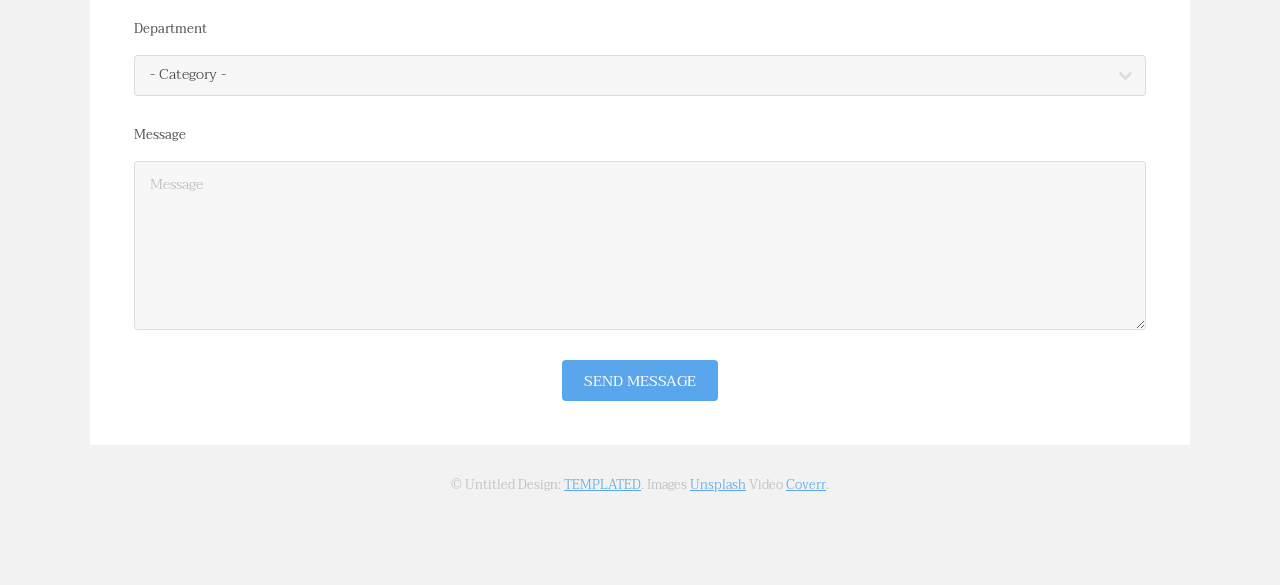
<file: briscoe/generic.html>
<!DOCTYPE HTML>
<!--
	Transitive by TEMPLATED
	templated.co @templatedco
	Released for free under the Creative Commons Attribution 3.0 license (templated.co/license)
-->
<html>
	<head>
		<title>Generic - Transitive by TEMPLATED</title>
		<meta charset="utf-8" />
		<meta name="viewport" content="width=device-width, initial-scale=1" />
		<link rel="stylesheet" href="assets/css/main.css" />
	</head>
	<body class="subpage">

		<!-- Header -->
			<header id="header">
				<div class="logo"><a href="index.html">Transitive <span>by TEMPLATED</span></a></div>
				<a href="#menu" class="toggle"><span>Menu</span></a>
			</header>

		<!-- Nav -->
			<nav id="menu">
				<ul class="links">
					<li><a href="index.html">Home</a></li>
					<li><a href="generic.html">Generic</a></li>
					<li><a href="elements.html">Elements</a></li>
				</ul>
			</nav>

		<!-- One -->
			<section id="one" class="wrapper style2">
				<div class="inner">
					<div class="box">
						<div class="image fit">
							<img src="images/pic01.jpg" alt="" />
						</div>
						<div class="content">
							<header class="align-center">
								<h2>Lorem ipsum dolor</h2>
								<p>maecenas feugiat ex purus, quis volutpat lacus placerat</p>
							</header>
							<hr />
							<p> Cras aliquet urna ut sapien tincidunt, quis malesuada elit facilisis. Vestibulum sit amet tortor velit. Nam elementum nibh a libero pharetra elementum. Maecenas feugiat ex purus, quis volutpat lacus placerat malesuada. Praesent in sem ex. Morbi mattis sapien pretium tellus venenatis, at egestas urna ornare.</p>
							<p>Vivamus fermentum nibh vel pharetra blandit. Cras a purus urna. Sed et libero ex. Orci varius natoque penatibus et magnis dis parturient montes, nascetur ridiculus mus. Suspendisse id hendrerit felis. Nulla viverra tempor dui at congue. Pellentesque quis nulla ornare, congue nisi id, finibus nulla. Aliquam sit amet hendrerit purus. Donec libero massa, posuere fermentum eros sit amet, maximus fringilla augue. Maecenas at rhoncus lorem. Vivamus ultricies consequat est, efficitur convallis libero. Vivamus rutrum semper mauris, vitae consequat eros tempor ac. Pellentesque et ornare sapien</p>
						</div>
					</div>
				</div>
			</section>

		<!-- Four -->
			<section id="four" class="wrapper style3">
				<div class="inner">

					<header class="align-center">
						<h2>Morbi interdum mollis sapien</h2>
						<p>Cras aliquet urna ut sapien tincidunt, quis malesuada elit facilisis. Vestibulum sit amet tortor velit. Nam elementum nibh a libero pharetra elementum. Maecenas feugiat ex purus, quis volutpat lacus placerat malesuada. Praesent in sem ex. Morbi mattis sapien pretium tellus venenatis, at egestas urna ornare.</p>
					</header>

				</div>
			</section>

		<!-- Footer -->
			<footer id="footer" class="wrapper">
				<div class="inner">
					<section>
						<div class="box">
							<div class="content">
								<h2 class="align-center">Get in Touch</h2>
								<hr />
								<form action="#" method="post">
									<div class="field half first">
										<label for="name">Name</label>
										<input name="name" id="name" type="text" placeholder="Name">
									</div>
									<div class="field half">
										<label for="email">Email</label>
										<input name="email" id="email" type="email" placeholder="Email">
									</div>
									<div class="field">
										<label for="dept">Department</label>
										<div class="select-wrapper">
											<select name="dept" id="dept">
												<option value="">- Category -</option>
												<option value="1">Manufacturing</option>
												<option value="1">Shipping</option>
												<option value="1">Administration</option>
												<option value="1">Human Resources</option>
											</select>
										</div>
									</div>
									<div class="field">
										<label for="message">Message</label>
										<textarea name="message" id="message" rows="6" placeholder="Message"></textarea>
									</div>
									<ul class="actions align-center">
										<li><input value="Send Message" class="button special" type="submit"></li>
									</ul>
								</form>
							</div>
						</div>
					</section>
					<div class="copyright">
						&copy; Untitled Design: <a href="https://templated.co/">TEMPLATED</a>. Images <a href="https://unsplash.com/">Unsplash</a> Video <a href="http://coverr.co/">Coverr</a>.
					</div>
				</div>
			</footer>

		<!-- Scripts -->
			<script src="assets/js/jquery.min.js"></script>
			<script src="assets/js/jquery.scrolly.min.js"></script>
			<script src="assets/js/jquery.scrollex.min.js"></script>
			<script src="assets/js/skel.min.js"></script>
			<script src="assets/js/util.js"></script>
			<script src="assets/js/main.js"></script>

	</body>
</html>
</file>
<file: about/assets/css/noscript.css>
/*
	Story by HTML5 UP
	html5up.net | @ajlkn
	Free for personal and commercial use under the CCA 3.0 license (html5up.net/license)
*/

/* Banner (transitions) */

	.banner.onload-content-fade-up .content {
		-moz-transition: none;
		-webkit-transition: none;
		-ms-transition: none;
		transition: none;
	}

	body.is-preload .banner.onload-content-fade-up .content {
		-moz-transform: none;
		-webkit-transform: none;
		-ms-transform: none;
		transform: none;
		opacity: 1;
	}

	.banner.onload-content-fade-down .content {
		-moz-transition: none;
		-webkit-transition: none;
		-ms-transition: none;
		transition: none;
	}

	body.is-preload .banner.onload-content-fade-down .content {
		-moz-transform: none;
		-webkit-transform: none;
		-ms-transform: none;
		transform: none;
		opacity: 1;
	}

	.banner.onload-content-fade-left .content {
		-moz-transition: none;
		-webkit-transition: none;
		-ms-transition: none;
		transition: none;
	}

	body.is-preload .banner.onload-content-fade-left .content {
		-moz-transform: none;
		-webkit-transform: none;
		-ms-transform: none;
		transform: none;
		opacity: 1;
	}

	.banner.onload-content-fade-right .content {
		-moz-transition: none;
		-webkit-transition: none;
		-ms-transition: none;
		transition: none;
	}

	body.is-preload .banner.onload-content-fade-right .content {
		-moz-transform: none;
		-webkit-transform: none;
		-ms-transform: none;
		transform: none;
		opacity: 1;
	}

	.banner.onload-content-fade-in .content {
		-moz-transition: none;
		-webkit-transition: none;
		-ms-transition: none;
		transition: none;
	}

	body.is-preload .banner.onload-content-fade-in .content {
		-moz-transform: none;
		-webkit-transform: none;
		-ms-transform: none;
		transform: none;
		opacity: 1;
	}

	.banner.onload-image-fade-up .image {
		-moz-transition: none;
		-webkit-transition: none;
		-ms-transition: none;
		transition: none;
	}

		.banner.onload-image-fade-up .image img {
			-moz-transition: none;
			-webkit-transition: none;
			-ms-transition: none;
			transition: none;
		}

	body.is-preload .banner.onload-image-fade-up .image {
		-moz-transform: none;
		-webkit-transform: none;
		-ms-transform: none;
		transform: none;
		opacity: 1;
	}

		body.is-preload .banner.onload-image-fade-up .image img {
			opacity: 1;
		}

	.banner.onload-image-fade-down .image {
		-moz-transition: none;
		-webkit-transition: none;
		-ms-transition: none;
		transition: none;
	}

		.banner.onload-image-fade-down .image img {
			-moz-transition: none;
			-webkit-transition: none;
			-ms-transition: none;
			transition: none;
		}

	body.is-preload .banner.onload-image-fade-down .image {
		-moz-transform: none;
		-webkit-transform: none;
		-ms-transform: none;
		transform: none;
		opacity: 1;
	}

		body.is-preload .banner.onload-image-fade-down .image img {
			opacity: 1;
		}

	.banner.onload-image-fade-left .image {
		-moz-transition: none;
		-webkit-transition: none;
		-ms-transition: none;
		transition: none;
	}

		.banner.onload-image-fade-left .image img {
			-moz-transition: none;
			-webkit-transition: none;
			-ms-transition: none;
			transition: none;
		}

	body.is-preload .banner.onload-image-fade-left .image {
		-moz-transform: none;
		-webkit-transform: none;
		-ms-transform: none;
		transform: none;
		opacity: 1;
	}

		body.is-preload .banner.onload-image-fade-left .image img {
			opacity: 1;
		}

	.banner.onload-image-fade-right .image {
		-moz-transition: none;
		-webkit-transition: none;
		-ms-transition: none;
		transition: none;
	}

		.banner.onload-image-fade-right .image img {
			-moz-transition: none;
			-webkit-transition: none;
			-ms-transition: none;
			transition: none;
		}

	body.is-preload .banner.onload-image-fade-right .image {
		-moz-transform: none;
		-webkit-transform: none;
		-ms-transform: none;
		transform: none;
		opacity: 1;
	}

		body.is-preload .banner.onload-image-fade-right .image img {
			opacity: 1;
		}

	.banner.onload-image-fade-in .image img {
		-moz-transition: none;
		-webkit-transition: none;
		-ms-transition: none;
		transition: none;
	}

	body.is-preload .banner.onload-image-fade-in .image img {
		opacity: 1;
	}

	.banner.onscroll-content-fade-up .content {
		-moz-transition: none;
		-webkit-transition: none;
		-ms-transition: none;
		transition: none;
	}

	.banner.onscroll-content-fade-up.is-inactive .content {
		-moz-transform: none;
		-webkit-transform: none;
		-ms-transform: none;
		transform: none;
		opacity: 1;
	}

	.banner.onscroll-content-fade-down .content {
		-moz-transition: none;
		-webkit-transition: none;
		-ms-transition: none;
		transition: none;
	}

	.banner.onscroll-content-fade-down.is-inactive .content {
		-moz-transform: none;
		-webkit-transform: none;
		-ms-transform: none;
		transform: none;
		opacity: 1;
	}

	.banner.onscroll-content-fade-left .content {
		-moz-transition: none;
		-webkit-transition: none;
		-ms-transition: none;
		transition: none;
	}

	.banner.onscroll-content-fade-left.is-inactive .content {
		-moz-transform: none;
		-webkit-transform: none;
		-ms-transform: none;
		transform: none;
		opacity: 1;
	}

	.banner.onscroll-content-fade-right .content {
		-moz-transition: none;
		-webkit-transition: none;
		-ms-transition: none;
		transition: none;
	}

	.banner.onscroll-content-fade-right.is-inactive .content {
		-moz-transform: none;
		-webkit-transform: none;
		-ms-transform: none;
		transform: none;
		opacity: 1;
	}

	.banner.onscroll-content-fade-in .content {
		-moz-transition: none;
		-webkit-transition: none;
		-ms-transition: none;
		transition: none;
	}

	.banner.onscroll-content-fade-in.is-inactive .content {
		-moz-transform: none;
		-webkit-transform: none;
		-ms-transform: none;
		transform: none;
		opacity: 1;
	}

	.banner.onscroll-image-fade-up .image {
		-moz-transition: none;
		-webkit-transition: none;
		-ms-transition: none;
		transition: none;
	}

		.banner.onscroll-image-fade-up .image img {
			-moz-transition: none;
			-webkit-transition: none;
			-ms-transition: none;
			transition: none;
		}

	.banner.onscroll-image-fade-up.is-inactive .image {
		-moz-transform: none;
		-webkit-transform: none;
		-ms-transform: none;
		transform: none;
		opacity: 1;
	}

		.banner.onscroll-image-fade-up.is-inactive .image img {
			opacity: 1;
		}

	.banner.onscroll-image-fade-down .image {
		-moz-transition: none;
		-webkit-transition: none;
		-ms-transition: none;
		transition: none;
	}

		.banner.onscroll-image-fade-down .image img {
			-moz-transition: none;
			-webkit-transition: none;
			-ms-transition: none;
			transition: none;
		}

	.banner.onscroll-image-fade-down.is-inactive .image {
		-moz-transform: none;
		-webkit-transform: none;
		-ms-transform: none;
		transform: none;
		opacity: 1;
	}

		.banner.onscroll-image-fade-down.is-inactive .image img {
			opacity: 1;
		}

	.banner.onscroll-image-fade-left .image {
		-moz-transition: none;
		-webkit-transition: none;
		-ms-transition: none;
		transition: none;
	}

		.banner.onscroll-image-fade-left .image img {
			-moz-transition: none;
			-webkit-transition: none;
			-ms-transition: none;
			transition: none;
		}

	.banner.onscroll-image-fade-left.is-inactive .image {
		-moz-transform: none;
		-webkit-transform: none;
		-ms-transform: none;
		transform: none;
		opacity: 1;
	}

		.banner.onscroll-image-fade-left.is-inactive .image img {
			opacity: 1;
		}

	.banner.onscroll-image-fade-right .image {
		-moz-transition: none;
		-webkit-transition: none;
		-ms-transition: none;
		transition: none;
	}

		.banner.onscroll-image-fade-right .image img {
			-moz-transition: none;
			-webkit-transition: none;
			-ms-transition: none;
			transition: none;
		}

	.banner.onscroll-image-fade-right.is-inactive .image {
		-moz-transform: none;
		-webkit-transform: none;
		-ms-transform: none;
		transform: none;
		opacity: 1;
	}

		.banner.onscroll-image-fade-right.is-inactive .image img {
			opacity: 1;
		}

	.banner.onscroll-image-fade-in .image img {
		-moz-transition: none;
		-webkit-transition: none;
		-ms-transition: none;
		transition: none;
	}

	.banner.onscroll-image-fade-in.is-inactive .image img {
		opacity: 1;
	}
</file>
<file: idbrii/assets/css/noscript.css>
/*
	Story by HTML5 UP
	html5up.net | @ajlkn
	Free for personal and commercial use under the CCA 3.0 license (html5up.net/license)
*/

/* Banner (transitions) */

	.banner.onload-content-fade-up .content {
		-moz-transition: none;
		-webkit-transition: none;
		-ms-transition: none;
		transition: none;
	}

	body.is-preload .banner.onload-content-fade-up .content {
		-moz-transform: none;
		-webkit-transform: none;
		-ms-transform: none;
		transform: none;
		opacity: 1;
	}

	.banner.onload-content-fade-down .content {
		-moz-transition: none;
		-webkit-transition: none;
		-ms-transition: none;
		transition: none;
	}

	body.is-preload .banner.onload-content-fade-down .content {
		-moz-transform: none;
		-webkit-transform: none;
		-ms-transform: none;
		transform: none;
		opacity: 1;
	}

	.banner.onload-content-fade-left .content {
		-moz-transition: none;
		-webkit-transition: none;
		-ms-transition: none;
		transition: none;
	}

	body.is-preload .banner.onload-content-fade-left .content {
		-moz-transform: none;
		-webkit-transform: none;
		-ms-transform: none;
		transform: none;
		opacity: 1;
	}

	.banner.onload-content-fade-right .content {
		-moz-transition: none;
		-webkit-transition: none;
		-ms-transition: none;
		transition: none;
	}

	body.is-preload .banner.onload-content-fade-right .content {
		-moz-transform: none;
		-webkit-transform: none;
		-ms-transform: none;
		transform: none;
		opacity: 1;
	}

	.banner.onload-content-fade-in .content {
		-moz-transition: none;
		-webkit-transition: none;
		-ms-transition: none;
		transition: none;
	}

	body.is-preload .banner.onload-content-fade-in .content {
		-moz-transform: none;
		-webkit-transform: none;
		-ms-transform: none;
		transform: none;
		opacity: 1;
	}

	.banner.onload-image-fade-up .image {
		-moz-transition: none;
		-webkit-transition: none;
		-ms-transition: none;
		transition: none;
	}

		.banner.onload-image-fade-up .image img {
			-moz-transition: none;
			-webkit-transition: none;
			-ms-transition: none;
			transition: none;
		}

	body.is-preload .banner.onload-image-fade-up .image {
		-moz-transform: none;
		-webkit-transform: none;
		-ms-transform: none;
		transform: none;
		opacity: 1;
	}

		body.is-preload .banner.onload-image-fade-up .image img {
			opacity: 1;
		}

	.banner.onload-image-fade-down .image {
		-moz-transition: none;
		-webkit-transition: none;
		-ms-transition: none;
		transition: none;
	}

		.banner.onload-image-fade-down .image img {
			-moz-transition: none;
			-webkit-transition: none;
			-ms-transition: none;
			transition: none;
		}

	body.is-preload .banner.onload-image-fade-down .image {
		-moz-transform: none;
		-webkit-transform: none;
		-ms-transform: none;
		transform: none;
		opacity: 1;
	}

		body.is-preload .banner.onload-image-fade-down .image img {
			opacity: 1;
		}

	.banner.onload-image-fade-left .image {
		-moz-transition: none;
		-webkit-transition: none;
		-ms-transition: none;
		transition: none;
	}

		.banner.onload-image-fade-left .image img {
			-moz-transition: none;
			-webkit-transition: none;
			-ms-transition: none;
			transition: none;
		}

	body.is-preload .banner.onload-image-fade-left .image {
		-moz-transform: none;
		-webkit-transform: none;
		-ms-transform: none;
		transform: none;
		opacity: 1;
	}

		body.is-preload .banner.onload-image-fade-left .image img {
			opacity: 1;
		}

	.banner.onload-image-fade-right .image {
		-moz-transition: none;
		-webkit-transition: none;
		-ms-transition: none;
		transition: none;
	}

		.banner.onload-image-fade-right .image img {
			-moz-transition: none;
			-webkit-transition: none;
			-ms-transition: none;
			transition: none;
		}

	body.is-preload .banner.onload-image-fade-right .image {
		-moz-transform: none;
		-webkit-transform: none;
		-ms-transform: none;
		transform: none;
		opacity: 1;
	}

		body.is-preload .banner.onload-image-fade-right .image img {
			opacity: 1;
		}

	.banner.onload-image-fade-in .image img {
		-moz-transition: none;
		-webkit-transition: none;
		-ms-transition: none;
		transition: none;
	}

	body.is-preload .banner.onload-image-fade-in .image img {
		opacity: 1;
	}

	.banner.onscroll-content-fade-up .content {
		-moz-transition: none;
		-webkit-transition: none;
		-ms-transition: none;
		transition: none;
	}

	.banner.onscroll-content-fade-up.is-inactive .content {
		-moz-transform: none;
		-webkit-transform: none;
		-ms-transform: none;
		transform: none;
		opacity: 1;
	}

	.banner.onscroll-content-fade-down .content {
		-moz-transition: none;
		-webkit-transition: none;
		-ms-transition: none;
		transition: none;
	}

	.banner.onscroll-content-fade-down.is-inactive .content {
		-moz-transform: none;
		-webkit-transform: none;
		-ms-transform: none;
		transform: none;
		opacity: 1;
	}

	.banner.onscroll-content-fade-left .content {
		-moz-transition: none;
		-webkit-transition: none;
		-ms-transition: none;
		transition: none;
	}

	.banner.onscroll-content-fade-left.is-inactive .content {
		-moz-transform: none;
		-webkit-transform: none;
		-ms-transform: none;
		transform: none;
		opacity: 1;
	}

	.banner.onscroll-content-fade-right .content {
		-moz-transition: none;
		-webkit-transition: none;
		-ms-transition: none;
		transition: none;
	}

	.banner.onscroll-content-fade-right.is-inactive .content {
		-moz-transform: none;
		-webkit-transform: none;
		-ms-transform: none;
		transform: none;
		opacity: 1;
	}

	.banner.onscroll-content-fade-in .content {
		-moz-transition: none;
		-webkit-transition: none;
		-ms-transition: none;
		transition: none;
	}

	.banner.onscroll-content-fade-in.is-inactive .content {
		-moz-transform: none;
		-webkit-transform: none;
		-ms-transform: none;
		transform: none;
		opacity: 1;
	}

	.banner.onscroll-image-fade-up .image {
		-moz-transition: none;
		-webkit-transition: none;
		-ms-transition: none;
		transition: none;
	}

		.banner.onscroll-image-fade-up .image img {
			-moz-transition: none;
			-webkit-transition: none;
			-ms-transition: none;
			transition: none;
		}

	.banner.onscroll-image-fade-up.is-inactive .image {
		-moz-transform: none;
		-webkit-transform: none;
		-ms-transform: none;
		transform: none;
		opacity: 1;
	}

		.banner.onscroll-image-fade-up.is-inactive .image img {
			opacity: 1;
		}

	.banner.onscroll-image-fade-down .image {
		-moz-transition: none;
		-webkit-transition: none;
		-ms-transition: none;
		transition: none;
	}

		.banner.onscroll-image-fade-down .image img {
			-moz-transition: none;
			-webkit-transition: none;
			-ms-transition: none;
			transition: none;
		}

	.banner.onscroll-image-fade-down.is-inactive .image {
		-moz-transform: none;
		-webkit-transform: none;
		-ms-transform: none;
		transform: none;
		opacity: 1;
	}

		.banner.onscroll-image-fade-down.is-inactive .image img {
			opacity: 1;
		}

	.banner.onscroll-image-fade-left .image {
		-moz-transition: none;
		-webkit-transition: none;
		-ms-transition: none;
		transition: none;
	}

		.banner.onscroll-image-fade-left .image img {
			-moz-transition: none;
			-webkit-transition: none;
			-ms-transition: none;
			transition: none;
		}

	.banner.onscroll-image-fade-left.is-inactive .image {
		-moz-transform: none;
		-webkit-transform: none;
		-ms-transform: none;
		transform: none;
		opacity: 1;
	}

		.banner.onscroll-image-fade-left.is-inactive .image img {
			opacity: 1;
		}

	.banner.onscroll-image-fade-right .image {
		-moz-transition: none;
		-webkit-transition: none;
		-ms-transition: none;
		transition: none;
	}

		.banner.onscroll-image-fade-right .image img {
			-moz-transition: none;
			-webkit-transition: none;
			-ms-transition: none;
			transition: none;
		}

	.banner.onscroll-image-fade-right.is-inactive .image {
		-moz-transform: none;
		-webkit-transform: none;
		-ms-transform: none;
		transform: none;
		opacity: 1;
	}

		.banner.onscroll-image-fade-right.is-inactive .image img {
			opacity: 1;
		}

	.banner.onscroll-image-fade-in .image img {
		-moz-transition: none;
		-webkit-transition: none;
		-ms-transition: none;
		transition: none;
	}

	.banner.onscroll-image-fade-in.is-inactive .image img {
		opacity: 1;
	}
</file>
<file: about/assets/css/main.css>
@import url(fontawesome-all.min.css);
@import url("https://fonts.googleapis.com/css?family=Source+Sans+Pro:300,300i,400,400i");

/*
	Story by HTML5 UP
	html5up.net | @ajlkn
	Free for personal and commercial use under the CCA 3.0 license (html5up.net/license)
*/

html, body, div, span, applet, object,
iframe, h1, h2, h3, h4, h5, h6, p, blockquote,
pre, a, abbr, acronym, address, big, cite,
code, del, dfn, em, img, ins, kbd, q, s, samp,
small, strike, strong, sub, sup, tt, var, b,
u, i, center, dl, dt, dd, ol, ul, li, fieldset,
form, label, legend, table, caption, tbody,
tfoot, thead, tr, th, td, article, aside,
canvas, details, embed, figure, figcaption,
footer, header, hgroup, menu, nav, output, ruby,
section, summary, time, mark, audio, video {
	margin: 0;
	padding: 0;
	border: 0;
	font-size: 100%;
	font: inherit;
	vertical-align: baseline;}

article, aside, details, figcaption, figure,
footer, header, hgroup, menu, nav, section {
	display: block;}

body {
	line-height: 1;
}

ol, ul {
	list-style: none;
}

blockquote, q {
	quotes: none;
}

	blockquote:before, blockquote:after, q:before, q:after {
		content: '';
		content: none;
	}

table {
	border-collapse: collapse;
	border-spacing: 0;
}

body {
	-webkit-text-size-adjust: none;
}

mark {
	background-color: transparent;
	color: inherit;
}

input::-moz-focus-inner {
	border: 0;
	padding: 0;
}

input, select, textarea {
	-moz-appearance: none;
	-webkit-appearance: none;
	-ms-appearance: none;
	appearance: none;
}

/* Basic */

	@-ms-viewport {
		width: device-width;
	}

	body {
		-ms-overflow-style: scrollbar;
	}

	@media screen and (max-width: 480px) {

		html, body {
			min-width: 320px;
		}

	}

	html {
		box-sizing: border-box;
	}

	*, *:before, *:after {
		box-sizing: inherit;
	}

	body {
		background: #eeeeee;
	}

		body.is-preload *, body.is-preload *:before, body.is-preload *:after {
			-moz-animation: none !important;
			-webkit-animation: none !important;
			-ms-animation: none !important;
			animation: none !important;
			-moz-transition: none !important;
			-webkit-transition: none !important;
			-ms-transition: none !important;
			transition: none !important;
		}

/* Type */

	html {
		font-size: 18pt;
	}

		@media screen and (max-width: 1680px) {

			html {
				font-size: 14pt;
			}

		}

		@media screen and (max-width: 1280px) {

			html {
				font-size: 12pt;
			}

		}

		@media screen and (max-width: 736px) {

			html {
				font-size: 11pt;
			}

		}

		@media screen and (max-width: 360px) {

			html {
				font-size: 10pt;
			}

		}

	body {
		background-color: #eeeeee;
		color: #333333;
	}

	body, input, select, textarea {
		font-family: "Source Sans Pro", Helvetica, sans-serif;
		font-size: 1rem;
		font-weight: 300;
		line-height: 1.65;
	}

	a {
		-moz-transition: color 0.2s ease-in-out;
		-webkit-transition: color 0.2s ease-in-out;
		-ms-transition: color 0.2s ease-in-out;
		transition: color 0.2s ease-in-out;
		text-decoration: underline;
	}

		a:hover {
			text-decoration: none;
		}

	strong, b {
		font-weight: 400;
	}

	em, i {
		font-style: italic;
	}

	p {
		margin: 0 0 2rem 0;
	}

		p.major {
			font-size: 1.25rem;
		}

	h1, h2, h3, h4, h5, h6 {
		font-weight: 300;
		line-height: 1.375;
		letter-spacing: -0.05em;
		margin: 0 0 1rem 0;
	}

		h1 a, h2 a, h3 a, h4 a, h5 a, h6 a {
			color: inherit;
			text-decoration: none;
		}

	h1 {
		font-size: 3.5rem;
		line-height: 1.2;
	}

	h2 {
		font-size: 2.25rem;
	}

	h3 {
		font-size: 1.5rem;
	}

	h4 {
		font-size: 1.1rem;
	}

	h5 {
		font-size: 0.9rem;
	}

	h6 {
		font-size: 0.7rem;
	}

	sub {
		font-size: 0.8rem;
		position: relative;
		top: 0.5rem;
	}

	sup {
		font-size: 0.8rem;
		position: relative;
		top: -0.5rem;
	}

	blockquote {
		border-left: solid 4px;
		font-style: italic;
		margin: 0 0 2rem 0;
		padding: 0.5rem 0 0.5rem 2rem;
	}

	code {
		border-radius: 4px;
		font-family: "Courier New", monospace;
		font-size: 0.9em;
		margin: 0 0.25rem;
		padding: 0.25rem 0.325rem;
	}

	pre {
		-webkit-overflow-scrolling: touch;
		font-family: "Courier New", monospace;
		font-size: 0.9em;
		margin: 0 0 2rem 0;
	}

		pre code {
			display: block;
			line-height: 1.5;
			padding: 0.75rem 1rem;
			overflow-x: auto;
		}

	hr {
		border: 0;
		border-bottom: solid 1px;
		margin: 2.5rem 0;
	}

		hr.major {
			margin: 3.5rem 0;
		}

	.align-left {
		text-align: left;
	}

	.align-center {
		text-align: center;
	}

	.align-right {
		text-align: right;
	}

	@media screen and (max-width: 736px) {

		p.major {
			font-size: 1.1rem;
		}

		h1 {
			font-size: 2.5rem;
		}

		h2 {
			font-size: 2rem;
		}

		h3 {
			font-size: 1.25rem;
		}

		h4 {
			font-size: 1rem;
		}

	}

	input, select, textarea {
		color: #000000;
	}

	a {
		color: #000000;
	}

		a:hover {
			color: #47D3E5;
		}

	strong, b {
		color: #000000;
	}

	h1, h2, h3, h4, h5, h6 {
		color: #000000;
	}

	blockquote {
		border-left-color: rgba(0, 0, 0, 0.2);
	}

	code {
		background: rgba(0, 0, 0, 0.05);
		border-color: rgba(0, 0, 0, 0.2);
	}

	hr {
		border-bottom-color: rgba(0, 0, 0, 0.2);
	}

/* Row */

	.row {
		display: flex;
		flex-wrap: wrap;
		box-sizing: border-box;
		align-items: stretch;
	}

		.row > * {
			box-sizing: border-box;
		}

		.row.gtr-uniform > * > :last-child {
			margin-bottom: 0;
		}

		.row.aln-left {
			justify-content: flex-start;
		}

		.row.aln-center {
			justify-content: center;
		}

		.row.aln-right {
			justify-content: flex-end;
		}

		.row.aln-top {
			align-items: flex-start;
		}

		.row.aln-middle {
			align-items: center;
		}

		.row.aln-bottom {
			align-items: flex-end;
		}

		.row > .imp {
			order: -1;
		}

		.row > .col-1 {
			width: 8.33333%;
		}

		.row > .off-1 {
			margin-left: 8.33333%;
		}

		.row > .col-2 {
			width: 16.66667%;
		}

		.row > .off-2 {
			margin-left: 16.66667%;
		}

		.row > .col-3 {
			width: 25%;
		}

		.row > .off-3 {
			margin-left: 25%;
		}

		.row > .col-4 {
			width: 33.33333%;
		}

		.row > .off-4 {
			margin-left: 33.33333%;
		}

		.row > .col-5 {
			width: 41.66667%;
		}

		.row > .off-5 {
			margin-left: 41.66667%;
		}

		.row > .col-6 {
			width: 50%;
		}

		.row > .off-6 {
			margin-left: 50%;
		}

		.row > .col-7 {
			width: 58.33333%;
		}

		.row > .off-7 {
			margin-left: 58.33333%;
		}

		.row > .col-8 {
			width: 66.66667%;
		}

		.row > .off-8 {
			margin-left: 66.66667%;
		}

		.row > .col-9 {
			width: 75%;
		}

		.row > .off-9 {
			margin-left: 75%;
		}

		.row > .col-10 {
			width: 83.33333%;
		}

		.row > .off-10 {
			margin-left: 83.33333%;
		}

		.row > .col-11 {
			width: 91.66667%;
		}

		.row > .off-11 {
			margin-left: 91.66667%;
		}

		.row > .col-12 {
			width: 100%;
		}

		.row > .off-12 {
			margin-left: 100%;
		}

		.row.gtr-0 {
			margin-top: 0;
			margin-left: 0rem;
		}

			.row.gtr-0 > * {
				padding: 0 0 0 0rem;
			}

			.row.gtr-0.gtr-uniform {
				margin-top: 0rem;
			}

				.row.gtr-0.gtr-uniform > * {
					padding-top: 0rem;
				}

		.row.gtr-25 {
			margin-top: 0;
			margin-left: -0.5rem;
		}

			.row.gtr-25 > * {
				padding: 0 0 0 0.5rem;
			}

			.row.gtr-25.gtr-uniform {
				margin-top: -0.5rem;
			}

				.row.gtr-25.gtr-uniform > * {
					padding-top: 0.5rem;
				}

		.row.gtr-50 {
			margin-top: 0;
			margin-left: -1rem;
		}

			.row.gtr-50 > * {
				padding: 0 0 0 1rem;
			}

			.row.gtr-50.gtr-uniform {
				margin-top: -1rem;
			}

				.row.gtr-50.gtr-uniform > * {
					padding-top: 1rem;
				}

		.row {
			margin-top: 0;
			margin-left: -2rem;
		}

			.row > * {
				padding: 0 0 0 2rem;
			}

			.row.gtr-uniform {
				margin-top: -2rem;
			}

				.row.gtr-uniform > * {
					padding-top: 2rem;
				}

		.row.gtr-150 {
			margin-top: 0;
			margin-left: -3rem;
		}

			.row.gtr-150 > * {
				padding: 0 0 0 3rem;
			}

			.row.gtr-150.gtr-uniform {
				margin-top: -3rem;
			}

				.row.gtr-150.gtr-uniform > * {
					padding-top: 3rem;
				}

		.row.gtr-200 {
			margin-top: 0;
			margin-left: -4rem;
		}

			.row.gtr-200 > * {
				padding: 0 0 0 4rem;
			}

			.row.gtr-200.gtr-uniform {
				margin-top: -4rem;
			}

				.row.gtr-200.gtr-uniform > * {
					padding-top: 4rem;
				}

		@media screen and (max-width: 1680px) {

			.row {
				display: flex;
				flex-wrap: wrap;
				box-sizing: border-box;
				align-items: stretch;
			}

				.row > * {
					box-sizing: border-box;
				}

				.row.gtr-uniform > * > :last-child {
					margin-bottom: 0;
				}

				.row.aln-left {
					justify-content: flex-start;
				}

				.row.aln-center {
					justify-content: center;
				}

				.row.aln-right {
					justify-content: flex-end;
				}

				.row.aln-top {
					align-items: flex-start;
				}

				.row.aln-middle {
					align-items: center;
				}

				.row.aln-bottom {
					align-items: flex-end;
				}

				.row > .imp-xlarge {
					order: -1;
				}

				.row > .col-1-xlarge {
					width: 8.33333%;
				}

				.row > .off-1-xlarge {
					margin-left: 8.33333%;
				}

				.row > .col-2-xlarge {
					width: 16.66667%;
				}

				.row > .off-2-xlarge {
					margin-left: 16.66667%;
				}

				.row > .col-3-xlarge {
					width: 25%;
				}

				.row > .off-3-xlarge {
					margin-left: 25%;
				}

				.row > .col-4-xlarge {
					width: 33.33333%;
				}

				.row > .off-4-xlarge {
					margin-left: 33.33333%;
				}

				.row > .col-5-xlarge {
					width: 41.66667%;
				}

				.row > .off-5-xlarge {
					margin-left: 41.66667%;
				}

				.row > .col-6-xlarge {
					width: 50%;
				}

				.row > .off-6-xlarge {
					margin-left: 50%;
				}

				.row > .col-7-xlarge {
					width: 58.33333%;
				}

				.row > .off-7-xlarge {
					margin-left: 58.33333%;
				}

				.row > .col-8-xlarge {
					width: 66.66667%;
				}

				.row > .off-8-xlarge {
					margin-left: 66.66667%;
				}

				.row > .col-9-xlarge {
					width: 75%;
				}

				.row > .off-9-xlarge {
					margin-left: 75%;
				}

				.row > .col-10-xlarge {
					width: 83.33333%;
				}

				.row > .off-10-xlarge {
					margin-left: 83.33333%;
				}

				.row > .col-11-xlarge {
					width: 91.66667%;
				}

				.row > .off-11-xlarge {
					margin-left: 91.66667%;
				}

				.row > .col-12-xlarge {
					width: 100%;
				}

				.row > .off-12-xlarge {
					margin-left: 100%;
				}

				.row.gtr-0 {
					margin-top: 0;
					margin-left: 0rem;
				}

					.row.gtr-0 > * {
						padding: 0 0 0 0rem;
					}

					.row.gtr-0.gtr-uniform {
						margin-top: 0rem;
					}

						.row.gtr-0.gtr-uniform > * {
							padding-top: 0rem;
						}

				.row.gtr-25 {
					margin-top: 0;
					margin-left: -0.5rem;
				}

					.row.gtr-25 > * {
						padding: 0 0 0 0.5rem;
					}

					.row.gtr-25.gtr-uniform {
						margin-top: -0.5rem;
					}

						.row.gtr-25.gtr-uniform > * {
							padding-top: 0.5rem;
						}

				.row.gtr-50 {
					margin-top: 0;
					margin-left: -1rem;
				}

					.row.gtr-50 > * {
						padding: 0 0 0 1rem;
					}

					.row.gtr-50.gtr-uniform {
						margin-top: -1rem;
					}

						.row.gtr-50.gtr-uniform > * {
							padding-top: 1rem;
						}

				.row {
					margin-top: 0;
					margin-left: -2rem;
				}

					.row > * {
						padding: 0 0 0 2rem;
					}

					.row.gtr-uniform {
						margin-top: -2rem;
					}

						.row.gtr-uniform > * {
							padding-top: 2rem;
						}

				.row.gtr-150 {
					margin-top: 0;
					margin-left: -3rem;
				}

					.row.gtr-150 > * {
						padding: 0 0 0 3rem;
					}

					.row.gtr-150.gtr-uniform {
						margin-top: -3rem;
					}

						.row.gtr-150.gtr-uniform > * {
							padding-top: 3rem;
						}

				.row.gtr-200 {
					margin-top: 0;
					margin-left: -4rem;
				}

					.row.gtr-200 > * {
						padding: 0 0 0 4rem;
					}

					.row.gtr-200.gtr-uniform {
						margin-top: -4rem;
					}

						.row.gtr-200.gtr-uniform > * {
							padding-top: 4rem;
						}

		}

		@media screen and (max-width: 1280px) {

			.row {
				display: flex;
				flex-wrap: wrap;
				box-sizing: border-box;
				align-items: stretch;
			}

				.row > * {
					box-sizing: border-box;
				}

				.row.gtr-uniform > * > :last-child {
					margin-bottom: 0;
				}

				.row.aln-left {
					justify-content: flex-start;
				}

				.row.aln-center {
					justify-content: center;
				}

				.row.aln-right {
					justify-content: flex-end;
				}

				.row.aln-top {
					align-items: flex-start;
				}

				.row.aln-middle {
					align-items: center;
				}

				.row.aln-bottom {
					align-items: flex-end;
				}

				.row > .imp-large {
					order: -1;
				}

				.row > .col-1-large {
					width: 8.33333%;
				}

				.row > .off-1-large {
					margin-left: 8.33333%;
				}

				.row > .col-2-large {
					width: 16.66667%;
				}

				.row > .off-2-large {
					margin-left: 16.66667%;
				}

				.row > .col-3-large {
					width: 25%;
				}

				.row > .off-3-large {
					margin-left: 25%;
				}

				.row > .col-4-large {
					width: 33.33333%;
				}

				.row > .off-4-large {
					margin-left: 33.33333%;
				}

				.row > .col-5-large {
					width: 41.66667%;
				}

				.row > .off-5-large {
					margin-left: 41.66667%;
				}

				.row > .col-6-large {
					width: 50%;
				}

				.row > .off-6-large {
					margin-left: 50%;
				}

				.row > .col-7-large {
					width: 58.33333%;
				}

				.row > .off-7-large {
					margin-left: 58.33333%;
				}

				.row > .col-8-large {
					width: 66.66667%;
				}

				.row > .off-8-large {
					margin-left: 66.66667%;
				}

				.row > .col-9-large {
					width: 75%;
				}

				.row > .off-9-large {
					margin-left: 75%;
				}

				.row > .col-10-large {
					width: 83.33333%;
				}

				.row > .off-10-large {
					margin-left: 83.33333%;
				}

				.row > .col-11-large {
					width: 91.66667%;
				}

				.row > .off-11-large {
					margin-left: 91.66667%;
				}

				.row > .col-12-large {
					width: 100%;
				}

				.row > .off-12-large {
					margin-left: 100%;
				}

				.row.gtr-0 {
					margin-top: 0;
					margin-left: 0rem;
				}

					.row.gtr-0 > * {
						padding: 0 0 0 0rem;
					}

					.row.gtr-0.gtr-uniform {
						margin-top: 0rem;
					}

						.row.gtr-0.gtr-uniform > * {
							padding-top: 0rem;
						}

				.row.gtr-25 {
					margin-top: 0;
					margin-left: -0.5rem;
				}

					.row.gtr-25 > * {
						padding: 0 0 0 0.5rem;
					}

					.row.gtr-25.gtr-uniform {
						margin-top: -0.5rem;
					}

						.row.gtr-25.gtr-uniform > * {
							padding-top: 0.5rem;
						}

				.row.gtr-50 {
					margin-top: 0;
					margin-left: -1rem;
				}

					.row.gtr-50 > * {
						padding: 0 0 0 1rem;
					}

					.row.gtr-50.gtr-uniform {
						margin-top: -1rem;
					}

						.row.gtr-50.gtr-uniform > * {
							padding-top: 1rem;
						}

				.row {
					margin-top: 0;
					margin-left: -2rem;
				}

					.row > * {
						padding: 0 0 0 2rem;
					}

					.row.gtr-uniform {
						margin-top: -2rem;
					}

						.row.gtr-uniform > * {
							padding-top: 2rem;
						}

				.row.gtr-150 {
					margin-top: 0;
					margin-left: -3rem;
				}

					.row.gtr-150 > * {
						padding: 0 0 0 3rem;
					}

					.row.gtr-150.gtr-uniform {
						margin-top: -3rem;
					}

						.row.gtr-150.gtr-uniform > * {
							padding-top: 3rem;
						}

				.row.gtr-200 {
					margin-top: 0;
					margin-left: -4rem;
				}

					.row.gtr-200 > * {
						padding: 0 0 0 4rem;
					}

					.row.gtr-200.gtr-uniform {
						margin-top: -4rem;
					}

						.row.gtr-200.gtr-uniform > * {
							padding-top: 4rem;
						}

		}

		@media screen and (max-width: 980px) {

			.row {
				display: flex;
				flex-wrap: wrap;
				box-sizing: border-box;
				align-items: stretch;
			}

				.row > * {
					box-sizing: border-box;
				}

				.row.gtr-uniform > * > :last-child {
					margin-bottom: 0;
				}

				.row.aln-left {
					justify-content: flex-start;
				}

				.row.aln-center {
					justify-content: center;
				}

				.row.aln-right {
					justify-content: flex-end;
				}

				.row.aln-top {
					align-items: flex-start;
				}

				.row.aln-middle {
					align-items: center;
				}

				.row.aln-bottom {
					align-items: flex-end;
				}

				.row > .imp-medium {
					order: -1;
				}

				.row > .col-1-medium {
					width: 8.33333%;
				}

				.row > .off-1-medium {
					margin-left: 8.33333%;
				}

				.row > .col-2-medium {
					width: 16.66667%;
				}

				.row > .off-2-medium {
					margin-left: 16.66667%;
				}

				.row > .col-3-medium {
					width: 25%;
				}

				.row > .off-3-medium {
					margin-left: 25%;
				}

				.row > .col-4-medium {
					width: 33.33333%;
				}

				.row > .off-4-medium {
					margin-left: 33.33333%;
				}

				.row > .col-5-medium {
					width: 41.66667%;
				}

				.row > .off-5-medium {
					margin-left: 41.66667%;
				}

				.row > .col-6-medium {
					width: 50%;
				}

				.row > .off-6-medium {
					margin-left: 50%;
				}

				.row > .col-7-medium {
					width: 58.33333%;
				}

				.row > .off-7-medium {
					margin-left: 58.33333%;
				}

				.row > .col-8-medium {
					width: 66.66667%;
				}

				.row > .off-8-medium {
					margin-left: 66.66667%;
				}

				.row > .col-9-medium {
					width: 75%;
				}

				.row > .off-9-medium {
					margin-left: 75%;
				}

				.row > .col-10-medium {
					width: 83.33333%;
				}

				.row > .off-10-medium {
					margin-left: 83.33333%;
				}

				.row > .col-11-medium {
					width: 91.66667%;
				}

				.row > .off-11-medium {
					margin-left: 91.66667%;
				}

				.row > .col-12-medium {
					width: 100%;
				}

				.row > .off-12-medium {
					margin-left: 100%;
				}

				.row.gtr-0 {
					margin-top: 0;
					margin-left: 0rem;
				}

					.row.gtr-0 > * {
						padding: 0 0 0 0rem;
					}

					.row.gtr-0.gtr-uniform {
						margin-top: 0rem;
					}

						.row.gtr-0.gtr-uniform > * {
							padding-top: 0rem;
						}

				.row.gtr-25 {
					margin-top: 0;
					margin-left: -0.5rem;
				}

					.row.gtr-25 > * {
						padding: 0 0 0 0.5rem;
					}

					.row.gtr-25.gtr-uniform {
						margin-top: -0.5rem;
					}

						.row.gtr-25.gtr-uniform > * {
							padding-top: 0.5rem;
						}

				.row.gtr-50 {
					margin-top: 0;
					margin-left: -1rem;
				}

					.row.gtr-50 > * {
						padding: 0 0 0 1rem;
					}

					.row.gtr-50.gtr-uniform {
						margin-top: -1rem;
					}

						.row.gtr-50.gtr-uniform > * {
							padding-top: 1rem;
						}

				.row {
					margin-top: 0;
					margin-left: -2rem;
				}

					.row > * {
						padding: 0 0 0 2rem;
					}

					.row.gtr-uniform {
						margin-top: -2rem;
					}

						.row.gtr-uniform > * {
							padding-top: 2rem;
						}

				.row.gtr-150 {
					margin-top: 0;
					margin-left: -3rem;
				}

					.row.gtr-150 > * {
						padding: 0 0 0 3rem;
					}

					.row.gtr-150.gtr-uniform {
						margin-top: -3rem;
					}

						.row.gtr-150.gtr-uniform > * {
							padding-top: 3rem;
						}

				.row.gtr-200 {
					margin-top: 0;
					margin-left: -4rem;
				}

					.row.gtr-200 > * {
						padding: 0 0 0 4rem;
					}

					.row.gtr-200.gtr-uniform {
						margin-top: -4rem;
					}

						.row.gtr-200.gtr-uniform > * {
							padding-top: 4rem;
						}

		}

		@media screen and (max-width: 736px) {

			.row {
				display: flex;
				flex-wrap: wrap;
				box-sizing: border-box;
				align-items: stretch;
			}

				.row > * {
					box-sizing: border-box;
				}

				.row.gtr-uniform > * > :last-child {
					margin-bottom: 0;
				}

				.row.aln-left {
					justify-content: flex-start;
				}

				.row.aln-center {
					justify-content: center;
				}

				.row.aln-right {
					justify-content: flex-end;
				}

				.row.aln-top {
					align-items: flex-start;
				}

				.row.aln-middle {
					align-items: center;
				}

				.row.aln-bottom {
					align-items: flex-end;
				}

				.row > .imp-small {
					order: -1;
				}

				.row > .col-1-small {
					width: 8.33333%;
				}

				.row > .off-1-small {
					margin-left: 8.33333%;
				}

				.row > .col-2-small {
					width: 16.66667%;
				}

				.row > .off-2-small {
					margin-left: 16.66667%;
				}

				.row > .col-3-small {
					width: 25%;
				}

				.row > .off-3-small {
					margin-left: 25%;
				}

				.row > .col-4-small {
					width: 33.33333%;
				}

				.row > .off-4-small {
					margin-left: 33.33333%;
				}

				.row > .col-5-small {
					width: 41.66667%;
				}

				.row > .off-5-small {
					margin-left: 41.66667%;
				}

				.row > .col-6-small {
					width: 50%;
				}

				.row > .off-6-small {
					margin-left: 50%;
				}

				.row > .col-7-small {
					width: 58.33333%;
				}

				.row > .off-7-small {
					margin-left: 58.33333%;
				}

				.row > .col-8-small {
					width: 66.66667%;
				}

				.row > .off-8-small {
					margin-left: 66.66667%;
				}

				.row > .col-9-small {
					width: 75%;
				}

				.row > .off-9-small {
					margin-left: 75%;
				}

				.row > .col-10-small {
					width: 83.33333%;
				}

				.row > .off-10-small {
					margin-left: 83.33333%;
				}

				.row > .col-11-small {
					width: 91.66667%;
				}

				.row > .off-11-small {
					margin-left: 91.66667%;
				}

				.row > .col-12-small {
					width: 100%;
				}

				.row > .off-12-small {
					margin-left: 100%;
				}

				.row.gtr-0 {
					margin-top: 0;
					margin-left: 0rem;
				}

					.row.gtr-0 > * {
						padding: 0 0 0 0rem;
					}

					.row.gtr-0.gtr-uniform {
						margin-top: 0rem;
					}

						.row.gtr-0.gtr-uniform > * {
							padding-top: 0rem;
						}

				.row.gtr-25 {
					margin-top: 0;
					margin-left: -0.5rem;
				}

					.row.gtr-25 > * {
						padding: 0 0 0 0.5rem;
					}

					.row.gtr-25.gtr-uniform {
						margin-top: -0.5rem;
					}

						.row.gtr-25.gtr-uniform > * {
							padding-top: 0.5rem;
						}

				.row.gtr-50 {
					margin-top: 0;
					margin-left: -1rem;
				}

					.row.gtr-50 > * {
						padding: 0 0 0 1rem;
					}

					.row.gtr-50.gtr-uniform {
						margin-top: -1rem;
					}

						.row.gtr-50.gtr-uniform > * {
							padding-top: 1rem;
						}

				.row {
					margin-top: 0;
					margin-left: -2rem;
				}

					.row > * {
						padding: 0 0 0 2rem;
					}

					.row.gtr-uniform {
						margin-top: -2rem;
					}

						.row.gtr-uniform > * {
							padding-top: 2rem;
						}

				.row.gtr-150 {
					margin-top: 0;
					margin-left: -3rem;
				}

					.row.gtr-150 > * {
						padding: 0 0 0 3rem;
					}

					.row.gtr-150.gtr-uniform {
						margin-top: -3rem;
					}

						.row.gtr-150.gtr-uniform > * {
							padding-top: 3rem;
						}

				.row.gtr-200 {
					margin-top: 0;
					margin-left: -4rem;
				}

					.row.gtr-200 > * {
						padding: 0 0 0 4rem;
					}

					.row.gtr-200.gtr-uniform {
						margin-top: -4rem;
					}

						.row.gtr-200.gtr-uniform > * {
							padding-top: 4rem;
						}

		}

		@media screen and (max-width: 480px) {

			.row {
				display: flex;
				flex-wrap: wrap;
				box-sizing: border-box;
				align-items: stretch;
			}

				.row > * {
					box-sizing: border-box;
				}

				.row.gtr-uniform > * > :last-child {
					margin-bottom: 0;
				}

				.row.aln-left {
					justify-content: flex-start;
				}

				.row.aln-center {
					justify-content: center;
				}

				.row.aln-right {
					justify-content: flex-end;
				}

				.row.aln-top {
					align-items: flex-start;
				}

				.row.aln-middle {
					align-items: center;
				}

				.row.aln-bottom {
					align-items: flex-end;
				}

				.row > .imp-xsmall {
					order: -1;
				}

				.row > .col-1-xsmall {
					width: 8.33333%;
				}

				.row > .off-1-xsmall {
					margin-left: 8.33333%;
				}

				.row > .col-2-xsmall {
					width: 16.66667%;
				}

				.row > .off-2-xsmall {
					margin-left: 16.66667%;
				}

				.row > .col-3-xsmall {
					width: 25%;
				}

				.row > .off-3-xsmall {
					margin-left: 25%;
				}

				.row > .col-4-xsmall {
					width: 33.33333%;
				}

				.row > .off-4-xsmall {
					margin-left: 33.33333%;
				}

				.row > .col-5-xsmall {
					width: 41.66667%;
				}

				.row > .off-5-xsmall {
					margin-left: 41.66667%;
				}

				.row > .col-6-xsmall {
					width: 50%;
				}

				.row > .off-6-xsmall {
					margin-left: 50%;
				}

				.row > .col-7-xsmall {
					width: 58.33333%;
				}

				.row > .off-7-xsmall {
					margin-left: 58.33333%;
				}

				.row > .col-8-xsmall {
					width: 66.66667%;
				}

				.row > .off-8-xsmall {
					margin-left: 66.66667%;
				}

				.row > .col-9-xsmall {
					width: 75%;
				}

				.row > .off-9-xsmall {
					margin-left: 75%;
				}

				.row > .col-10-xsmall {
					width: 83.33333%;
				}

				.row > .off-10-xsmall {
					margin-left: 83.33333%;
				}

				.row > .col-11-xsmall {
					width: 91.66667%;
				}

				.row > .off-11-xsmall {
					margin-left: 91.66667%;
				}

				.row > .col-12-xsmall {
					width: 100%;
				}

				.row > .off-12-xsmall {
					margin-left: 100%;
				}

				.row.gtr-0 {
					margin-top: 0;
					margin-left: 0rem;
				}

					.row.gtr-0 > * {
						padding: 0 0 0 0rem;
					}

					.row.gtr-0.gtr-uniform {
						margin-top: 0rem;
					}

						.row.gtr-0.gtr-uniform > * {
							padding-top: 0rem;
						}

				.row.gtr-25 {
					margin-top: 0;
					margin-left: -0.5rem;
				}

					.row.gtr-25 > * {
						padding: 0 0 0 0.5rem;
					}

					.row.gtr-25.gtr-uniform {
						margin-top: -0.5rem;
					}

						.row.gtr-25.gtr-uniform > * {
							padding-top: 0.5rem;
						}

				.row.gtr-50 {
					margin-top: 0;
					margin-left: -1rem;
				}

					.row.gtr-50 > * {
						padding: 0 0 0 1rem;
					}

					.row.gtr-50.gtr-uniform {
						margin-top: -1rem;
					}

						.row.gtr-50.gtr-uniform > * {
							padding-top: 1rem;
						}

				.row {
					margin-top: 0;
					margin-left: -2rem;
				}

					.row > * {
						padding: 0 0 0 2rem;
					}

					.row.gtr-uniform {
						margin-top: -2rem;
					}

						.row.gtr-uniform > * {
							padding-top: 2rem;
						}

				.row.gtr-150 {
					margin-top: 0;
					margin-left: -3rem;
				}

					.row.gtr-150 > * {
						padding: 0 0 0 3rem;
					}

					.row.gtr-150.gtr-uniform {
						margin-top: -3rem;
					}

						.row.gtr-150.gtr-uniform > * {
							padding-top: 3rem;
						}

				.row.gtr-200 {
					margin-top: 0;
					margin-left: -4rem;
				}

					.row.gtr-200 > * {
						padding: 0 0 0 4rem;
					}

					.row.gtr-200.gtr-uniform {
						margin-top: -4rem;
					}

						.row.gtr-200.gtr-uniform > * {
							padding-top: 4rem;
						}

		}

		@media screen and (max-width: 360px) {

			.row {
				display: flex;
				flex-wrap: wrap;
				box-sizing: border-box;
				align-items: stretch;
			}

				.row > * {
					box-sizing: border-box;
				}

				.row.gtr-uniform > * > :last-child {
					margin-bottom: 0;
				}

				.row.aln-left {
					justify-content: flex-start;
				}

				.row.aln-center {
					justify-content: center;
				}

				.row.aln-right {
					justify-content: flex-end;
				}

				.row.aln-top {
					align-items: flex-start;
				}

				.row.aln-middle {
					align-items: center;
				}

				.row.aln-bottom {
					align-items: flex-end;
				}

				.row > .imp-xxsmall {
					order: -1;
				}

				.row > .col-1-xxsmall {
					width: 8.33333%;
				}

				.row > .off-1-xxsmall {
					margin-left: 8.33333%;
				}

				.row > .col-2-xxsmall {
					width: 16.66667%;
				}

				.row > .off-2-xxsmall {
					margin-left: 16.66667%;
				}

				.row > .col-3-xxsmall {
					width: 25%;
				}

				.row > .off-3-xxsmall {
					margin-left: 25%;
				}

				.row > .col-4-xxsmall {
					width: 33.33333%;
				}

				.row > .off-4-xxsmall {
					margin-left: 33.33333%;
				}

				.row > .col-5-xxsmall {
					width: 41.66667%;
				}

				.row > .off-5-xxsmall {
					margin-left: 41.66667%;
				}

				.row > .col-6-xxsmall {
					width: 50%;
				}

				.row > .off-6-xxsmall {
					margin-left: 50%;
				}

				.row > .col-7-xxsmall {
					width: 58.33333%;
				}

				.row > .off-7-xxsmall {
					margin-left: 58.33333%;
				}

				.row > .col-8-xxsmall {
					width: 66.66667%;
				}

				.row > .off-8-xxsmall {
					margin-left: 66.66667%;
				}

				.row > .col-9-xxsmall {
					width: 75%;
				}

				.row > .off-9-xxsmall {
					margin-left: 75%;
				}

				.row > .col-10-xxsmall {
					width: 83.33333%;
				}

				.row > .off-10-xxsmall {
					margin-left: 83.33333%;
				}

				.row > .col-11-xxsmall {
					width: 91.66667%;
				}

				.row > .off-11-xxsmall {
					margin-left: 91.66667%;
				}

				.row > .col-12-xxsmall {
					width: 100%;
				}

				.row > .off-12-xxsmall {
					margin-left: 100%;
				}

				.row.gtr-0 {
					margin-top: 0;
					margin-left: 0rem;
				}

					.row.gtr-0 > * {
						padding: 0 0 0 0rem;
					}

					.row.gtr-0.gtr-uniform {
						margin-top: 0rem;
					}

						.row.gtr-0.gtr-uniform > * {
							padding-top: 0rem;
						}

				.row.gtr-25 {
					margin-top: 0;
					margin-left: -0.5rem;
				}

					.row.gtr-25 > * {
						padding: 0 0 0 0.5rem;
					}

					.row.gtr-25.gtr-uniform {
						margin-top: -0.5rem;
					}

						.row.gtr-25.gtr-uniform > * {
							padding-top: 0.5rem;
						}

				.row.gtr-50 {
					margin-top: 0;
					margin-left: -1rem;
				}

					.row.gtr-50 > * {
						padding: 0 0 0 1rem;
					}

					.row.gtr-50.gtr-uniform {
						margin-top: -1rem;
					}

						.row.gtr-50.gtr-uniform > * {
							padding-top: 1rem;
						}

				.row {
					margin-top: 0;
					margin-left: -2rem;
				}

					.row > * {
						padding: 0 0 0 2rem;
					}

					.row.gtr-uniform {
						margin-top: -2rem;
					}

						.row.gtr-uniform > * {
							padding-top: 2rem;
						}

				.row.gtr-150 {
					margin-top: 0;
					margin-left: -3rem;
				}

					.row.gtr-150 > * {
						padding: 0 0 0 3rem;
					}

					.row.gtr-150.gtr-uniform {
						margin-top: -3rem;
					}

						.row.gtr-150.gtr-uniform > * {
							padding-top: 3rem;
						}

				.row.gtr-200 {
					margin-top: 0;
					margin-left: -4rem;
				}

					.row.gtr-200 > * {
						padding: 0 0 0 4rem;
					}

					.row.gtr-200.gtr-uniform {
						margin-top: -4rem;
					}

						.row.gtr-200.gtr-uniform > * {
							padding-top: 4rem;
						}

		}

/* Box */

	.box {
		border-radius: 4px;
		border: solid 1px;
		margin-bottom: 2rem;
		padding: 1.5rem;
	}

		.box > :last-child,
		.box > :last-child > :last-child,
		.box > :last-child > :last-child > :last-child {
			margin-bottom: 0;
		}

		.box.alt {
			border: 0;
			border-radius: 0;
			padding: 0;
		}

	.box {
		border-color: rgba(0, 0, 0, 0.2);
	}

/* Button */

	input[type="submit"],
	input[type="reset"],
	input[type="button"],
	button,
	.button {
		-moz-appearance: none;
		-webkit-appearance: none;
		-ms-appearance: none;
		appearance: none;
		-moz-transition: background-color 0.2s ease-in-out, box-shadow 0.2s ease-in-out, color 0.2s ease-in-out;
		-webkit-transition: background-color 0.2s ease-in-out, box-shadow 0.2s ease-in-out, color 0.2s ease-in-out;
		-ms-transition: background-color 0.2s ease-in-out, box-shadow 0.2s ease-in-out, color 0.2s ease-in-out;
		transition: background-color 0.2s ease-in-out, box-shadow 0.2s ease-in-out, color 0.2s ease-in-out;
		border: 0;
		cursor: pointer;
		display: inline-block;
		font-weight: 400;
		letter-spacing: 0.125em;
		text-align: center;
		text-decoration: none;
		text-transform: uppercase;
		white-space: nowrap;
		font-size: 0.75rem;
		max-width: 20rem;
		height: 3.75em;
		line-height: 3.75em;
		border-radius: 3.75em;
		padding: 0 2.5em;
		text-overflow: ellipsis;
		overflow: hidden;
	}

		input[type="submit"].icon:before,
		input[type="reset"].icon:before,
		input[type="button"].icon:before,
		button.icon:before,
		.button.icon:before {
			margin-right: 0.5rem;
		}

		input[type="submit"].fit,
		input[type="reset"].fit,
		input[type="button"].fit,
		button.fit,
		.button.fit {
			width: 100%;
		}

		input[type="submit"].small,
		input[type="reset"].small,
		input[type="button"].small,
		button.small,
		.button.small {
			font-size: 0.6rem;
			height: 3.325em;
			line-height: 3.325em;
			border-radius: 3.325em;
			padding: 0 2em;
		}

		input[type="submit"].large,
		input[type="reset"].large,
		input[type="button"].large,
		button.large,
		.button.large {
			font-size: 0.8rem;
			height: 4em;
			line-height: 4em;
			border-radius: 4em;
			padding: 0 3em;
		}

		input[type="submit"].wide,
		input[type="reset"].wide,
		input[type="button"].wide,
		button.wide,
		.button.wide {
			min-width: 14em;
		}

		input[type="submit"].disabled, input[type="submit"]:disabled,
		input[type="reset"].disabled,
		input[type="reset"]:disabled,
		input[type="button"].disabled,
		input[type="button"]:disabled,
		button.disabled,
		button:disabled,
		.button.disabled,
		.button:disabled {
			pointer-events: none;
			opacity: 0.25;
		}

	input[type="submit"],
	input[type="reset"],
	input[type="button"],
	button,
	.button {
		background-color: transparent;
		box-shadow: inset 0 0 0 1px rgba(0, 0, 0, 0.2);
		color: #000000 !important;
	}

		input[type="submit"]:hover,
		input[type="reset"]:hover,
		input[type="button"]:hover,
		button:hover,
		.button:hover {
			box-shadow: inset 0 0 0 1px #47D3E5;
			color: #47D3E5 !important;
		}

		input[type="submit"]:active,
		input[type="reset"]:active,
		input[type="button"]:active,
		button:active,
		.button:active {
			background-color: rgba(71, 211, 229, 0.2);
			box-shadow: inset 0 0 0 1px #47D3E5;
			color: #47D3E5 !important;
		}

		input[type="submit"].primary,
		input[type="reset"].primary,
		input[type="button"].primary,
		button.primary,
		.button.primary {
			background-color: #000000;
			box-shadow: none;
			color: #ffffff !important;
		}

			input[type="submit"].primary:hover,
			input[type="reset"].primary:hover,
			input[type="button"].primary:hover,
			button.primary:hover,
			.button.primary:hover {
				background-color: #47D3E5;
			}

			input[type="submit"].primary:active,
			input[type="reset"].primary:active,
			input[type="button"].primary:active,
			button.primary:active,
			.button.primary:active {
				background-color: #1ebdd1;
			}

/* Form */

	form {
		margin: 0 0 2rem 0;
	}

		form > :last-child {
			margin-bottom: 0;
		}

		form > .fields {
			display: -moz-flex;
			display: -webkit-flex;
			display: -ms-flex;
			display: flex;
			-moz-flex-wrap: wrap;
			-webkit-flex-wrap: wrap;
			-ms-flex-wrap: wrap;
			flex-wrap: wrap;
			width: calc(100% + 3rem);
			margin: -1.5rem 0 2rem -1.5rem;
		}

			form > .fields > .field {
				-moz-flex-grow: 0;
				-webkit-flex-grow: 0;
				-ms-flex-grow: 0;
				flex-grow: 0;
				-moz-flex-shrink: 0;
				-webkit-flex-shrink: 0;
				-ms-flex-shrink: 0;
				flex-shrink: 0;
				padding: 1.5rem 0 0 1.5rem;
				width: calc(100% - 1.5rem);
			}

				form > .fields > .field.half {
					width: calc(50% - 0.75rem);
				}

				form > .fields > .field.third {
					width: calc(100%/3 - 0.5rem);
				}

				form > .fields > .field.quarter {
					width: calc(25% - 0.375rem);
				}

		@media screen and (max-width: 480px) {

			form > .fields {
				width: calc(100% + 3rem);
				margin: -1.5rem 0 2rem -1.5rem;
			}

				form > .fields > .field {
					padding: 1.5rem 0 0 1.5rem;
					width: calc(100% - 1.5rem);
				}

					form > .fields > .field.half {
						width: calc(100% - 1.5rem);
					}

					form > .fields > .field.third {
						width: calc(100% - 1.5rem);
					}

					form > .fields > .field.quarter {
						width: calc(100% - 1.5rem);
					}

		}

	label {
		display: block;
		font-size: 0.9rem;
		font-weight: 400;
		margin: 0 0 1rem 0;
	}

	input[type="text"],
	input[type="password"],
	input[type="email"],
	input[type="tel"],
	input[type="search"],
	input[type="url"],
	select,
	textarea {
		-moz-appearance: none;
		-webkit-appearance: none;
		-ms-appearance: none;
		appearance: none;
		background-color: transparent;
		border-radius: 4px;
		border: none;
		border: solid 1px;
		color: inherit;
		display: block;
		outline: 0;
		padding: 0 0.825rem;
		text-decoration: none;
		width: 100%;
	}

		input[type="text"]:invalid,
		input[type="password"]:invalid,
		input[type="email"]:invalid,
		input[type="tel"]:invalid,
		input[type="search"]:invalid,
		input[type="url"]:invalid,
		select:invalid,
		textarea:invalid {
			box-shadow: none;
		}

	select {
		background-size: 1.25rem;
		background-repeat: no-repeat;
		background-position: calc(100% - 1rem) center;
		height: 2.75rem;
		padding-right: 2.75rem;
		text-overflow: ellipsis;
	}

		select:focus::-ms-value {
			background-color: transparent;
		}

		select::-ms-expand {
			display: none;
		}

	input[type="text"],
	input[type="password"],
	input[type="email"],
	input[type="tel"],
	input[type="search"],
	input[type="url"],
	select {
		height: 2.75rem;
	}

	textarea {
		padding: 0.75rem 1rem;
	}

	input[type="checkbox"],
	input[type="radio"] {
		-moz-appearance: none;
		-webkit-appearance: none;
		-ms-appearance: none;
		appearance: none;
		display: block;
		float: left;
		margin-right: -2rem;
		opacity: 0;
		width: 1rem;
		z-index: -1;
	}

		input[type="checkbox"] + label,
		input[type="radio"] + label {
			text-decoration: none;
			-moz-user-select: none;
			-webkit-user-select: none;
			-ms-user-select: none;
			user-select: none;
			cursor: pointer;
			display: inline-block;
			font-size: 1rem;
			font-weight: 300;
			padding-left: 2.4rem;
			padding-right: 0.75rem;
			position: relative;
			margin-bottom: 0;
		}

			input[type="checkbox"] + label:before,
			input[type="radio"] + label:before {
				-moz-osx-font-smoothing: grayscale;
				-webkit-font-smoothing: antialiased;
				display: inline-block;
				font-style: normal;
				font-variant: normal;
				text-rendering: auto;
				line-height: 1;
				text-transform: none !important;
				font-family: 'Font Awesome 5 Free';
				font-weight: 900;
			}

			input[type="checkbox"] + label:before,
			input[type="radio"] + label:before {
				border-radius: 4px;
				border: solid 1px;
				content: '';
				display: inline-block;
				font-size: 0.8rem;
				height: 1.65rem;
				left: 0;
				line-height: 1.65rem;
				position: absolute;
				text-align: center;
				top: 0;
				width: 1.65rem;
			}

		input[type="checkbox"]:checked + label:before,
		input[type="radio"]:checked + label:before {
			content: '\f00c';
		}

	input[type="checkbox"] + label:before {
		border-radius: 4px;
	}

	input[type="radio"] + label:before {
		border-radius: 100%;
	}

	::-webkit-input-placeholder {
		opacity: 1.0;
	}

	:-moz-placeholder {
		opacity: 1.0;
	}

	::-moz-placeholder {
		opacity: 1.0;
	}

	:-ms-input-placeholder {
		opacity: 1.0;
	}

	label {
		color: #000000;
	}

	input[type="text"],
	input[type="password"],
	input[type="email"],
	input[type="tel"],
	input[type="search"],
	input[type="url"],
	select,
	textarea {
		border-color: rgba(0, 0, 0, 0.2);
	}

		input[type="text"]:focus,
		input[type="password"]:focus,
		input[type="email"]:focus,
		input[type="tel"]:focus,
		input[type="search"]:focus,
		input[type="url"]:focus,
		select:focus,
		textarea:focus {
			border-color: #47D3E5;
			box-shadow: 0 0 0 1px #47D3E5;
		}

	select {
		background-image: url("data:image/svg+xml;charset=utf8,%3Csvg xmlns='http://www.w3.org/2000/svg' width='40' height='40' preserveAspectRatio='none' viewBox='0 0 40 40'%3E%3Cpath d='M9.4,12.3l10.4,10.4l10.4-10.4c0.2-0.2,0.5-0.4,0.9-0.4c0.3,0,0.6,0.1,0.9,0.4l3.3,3.3c0.2,0.2,0.4,0.5,0.4,0.9 c0,0.4-0.1,0.6-0.4,0.9L20.7,31.9c-0.2,0.2-0.5,0.4-0.9,0.4c-0.3,0-0.6-0.1-0.9-0.4L4.3,17.3c-0.2-0.2-0.4-0.5-0.4-0.9 c0-0.4,0.1-0.6,0.4-0.9l3.3-3.3c0.2-0.2,0.5-0.4,0.9-0.4S9.1,12.1,9.4,12.3z' fill='rgba(0, 0, 0, 0.2)' /%3E%3C/svg%3E");
	}

		select option {
			color: #000000;
			background: #ffffff;
		}

	input[type="checkbox"] + label,
	input[type="radio"] + label {
		color: #000000;
	}

		input[type="checkbox"] + label:before,
		input[type="radio"] + label:before {
			border-color: rgba(0, 0, 0, 0.2);
		}

	input[type="checkbox"]:checked + label:before,
	input[type="radio"]:checked + label:before {
		background-color: #000000;
		border-color: #000000;
		color: #ffffff;
	}

	input[type="checkbox"]:focus + label:before,
	input[type="radio"]:focus + label:before {
		border-color: #47D3E5;
		box-shadow: 0 0 0 1px #47D3E5;
	}

	::-webkit-input-placeholder {
		color: rgba(0, 0, 0, 0.75) !important;
	}

	:-moz-placeholder {
		color: rgba(0, 0, 0, 0.75) !important;
	}

	::-moz-placeholder {
		color: rgba(0, 0, 0, 0.75) !important;
	}

	:-ms-input-placeholder {
		color: rgba(0, 0, 0, 0.75) !important;
	}

/* Icon */

	.icon {
		text-decoration: none;
		border-bottom: none;
		position: relative;
		text-align: center;
	}

		.icon:before {
			-moz-osx-font-smoothing: grayscale;
			-webkit-font-smoothing: antialiased;
			display: inline-block;
			font-style: normal;
			font-variant: normal;
			text-rendering: auto;
			line-height: 1;
			text-transform: none !important;
			font-family: 'Font Awesome 5 Free';
			font-weight: 400;
		}

		.icon > .label {
			display: none;
		}

		.icon:before {
			line-height: inherit;
		}

		.icon.solid:before {
			font-weight: 900;
		}

		.icon.brands:before {
			font-family: 'Font Awesome 5 Brands';
		}

		.icon.style2:before {
			border-radius: 2.75em;
			display: inline-block;
			height: 2.75em;
			line-height: 2.75em;
			width: 2.75em;
		}

		.icon.major {
			display: block;
			margin: 0 0 1rem 0;
		}

			.icon.major:before {
				font-size: 1.25rem;
			}

	a.icon.style2:before {
		-moz-transition: background-color 0.2s ease-in-out, box-shadow 0.2s ease-in-out, color 0.2s ease-in-out;
		-webkit-transition: background-color 0.2s ease-in-out, box-shadow 0.2s ease-in-out, color 0.2s ease-in-out;
		-ms-transition: background-color 0.2s ease-in-out, box-shadow 0.2s ease-in-out, color 0.2s ease-in-out;
		transition: background-color 0.2s ease-in-out, box-shadow 0.2s ease-in-out, color 0.2s ease-in-out;
	}

	.icon.style2:before {
		box-shadow: inset 0 0 0 1px rgba(0, 0, 0, 0.2);
	}

	a.icon.style2:hover:before {
		box-shadow: inset 0 0 0 1px #47D3E5;
		color: #47D3E5;
	}

	a.icon.style2:active:before {
		background-color: rgba(71, 211, 229, 0.1);
		box-shadow: inset 0 0 0 1px #47D3E5;
		color: #47D3E5;
	}

/* Image */

	.image {
		border: 0;
		border-radius: 4px;
		display: inline-block;
		position: relative;
	}

		.image img {
			display: block;
			border-radius: 4px;
		}

		.image.left, .image.right {
			width: 40%;
			max-width: 10rem;
		}

			.image.left img, .image.right img {
				width: 100%;
			}

		.image.left {
			float: left;
			margin: 0 1.5rem 1rem 0;
			top: 0.25rem;
		}

		.image.right {
			float: right;
			margin: 0 0 1rem 1.5rem;
			top: 0.25rem;
		}

		.image.fit {
			display: block;
			margin: 0 0 2rem 0;
			width: 100%;
		}

			.image.fit img {
				width: 100%;
			}

		.image.main {
			display: block;
			margin: 0 0 3rem 0;
			width: 100%;
		}

			.image.main img {
				width: 100%;
			}

/* List */

	ol {
		list-style: decimal;
		margin: 0 0 2rem 0;
		padding-left: 1.25rem;
	}

		ol li {
			padding-left: 0.25rem;
		}

	ul {
		list-style: disc;
		margin: 0 0 2rem 0;
		padding-left: 1rem;
	}

		ul li {
			padding-left: 0.5rem;
		}

		ul.alt {
			list-style: none;
			padding-left: 0;
		}

			ul.alt li {
				border-top: solid 1px;
				padding: 0.5rem 0;
			}

				ul.alt li:first-child {
					border-top: 0;
					padding-top: 0;
				}

	dl {
		margin: 0 0 2rem 0;
	}

		dl dt {
			display: block;
			font-weight: 400;
			margin: 0 0 1rem 0;
		}

		dl dd {
			margin-left: 2rem;
		}

		dl.style2 dt {
			width: 25%;
			float: left;
		}

		dl.style2 dd {
			width: 70%;
			float: left;
		}

		dl.style2:after {
			content: '';
			display: block;
			clear: both;
		}

	ul.alt li {
		border-top-color: rgba(0, 0, 0, 0.2);
	}

/* Actions */

	ul.actions {
		display: -moz-flex;
		display: -webkit-flex;
		display: -ms-flex;
		display: flex;
		cursor: default;
		list-style: none;
		margin-left: -1rem;
		padding-left: 0;
	}

		ul.actions li {
			padding: 0 0 0 1rem;
			vertical-align: middle;
		}

		ul.actions.special {
			-moz-justify-content: center;
			-webkit-justify-content: center;
			-ms-justify-content: center;
			justify-content: center;
			width: 100%;
			margin-left: 0;
		}

			ul.actions.special li:first-child {
				padding-left: 0;
			}

		ul.actions.stacked {
			-moz-flex-direction: column;
			-webkit-flex-direction: column;
			-ms-flex-direction: column;
			flex-direction: column;
			margin-left: 0;
		}

			ul.actions.stacked li {
				padding: 1.3rem 0 0 0;
			}

				ul.actions.stacked li:first-child {
					padding-top: 0;
				}

		ul.actions.fit {
			width: calc(100% + 1rem);
		}

			ul.actions.fit li {
				-moz-flex-grow: 1;
				-webkit-flex-grow: 1;
				-ms-flex-grow: 1;
				flex-grow: 1;
				-moz-flex-shrink: 1;
				-webkit-flex-shrink: 1;
				-ms-flex-shrink: 1;
				flex-shrink: 1;
				width: 100%;
			}

				ul.actions.fit li > * {
					width: 100%;
				}

			ul.actions.fit.stacked {
				width: 100%;
			}

		@media screen and (max-width: 480px) {

			ul.actions:not(.fixed) {
				-moz-flex-direction: column;
				-webkit-flex-direction: column;
				-ms-flex-direction: column;
				flex-direction: column;
				margin-left: 0;
				width: 100% !important;
			}

				ul.actions:not(.fixed) li {
					-moz-flex-grow: 1;
					-webkit-flex-grow: 1;
					-ms-flex-grow: 1;
					flex-grow: 1;
					-moz-flex-shrink: 1;
					-webkit-flex-shrink: 1;
					-ms-flex-shrink: 1;
					flex-shrink: 1;
					padding: 1rem 0 0 0;
					text-align: center;
					width: 100%;
				}

					ul.actions:not(.fixed) li > * {
						width: 100%;
					}

					ul.actions:not(.fixed) li:first-child {
						padding-top: 0;
					}

					ul.actions:not(.fixed) li input[type="submit"],
					ul.actions:not(.fixed) li input[type="reset"],
					ul.actions:not(.fixed) li input[type="button"],
					ul.actions:not(.fixed) li button,
					ul.actions:not(.fixed) li .button {
						width: 100%;
					}

						ul.actions:not(.fixed) li input[type="submit"].icon:before,
						ul.actions:not(.fixed) li input[type="reset"].icon:before,
						ul.actions:not(.fixed) li input[type="button"].icon:before,
						ul.actions:not(.fixed) li button.icon:before,
						ul.actions:not(.fixed) li .button.icon:before {
							margin-left: -0.5rem;
						}

		}

/* Icons */

	ul.icons {
		cursor: default;
		list-style: none;
		padding-left: 0;
	}

		ul.icons li {
			display: inline-block;
			padding: 0 0.75rem 0 0;
		}

			ul.icons li:last-child {
				padding-right: 0;
			}

/* Section/Article */

	section.special, article.special {
		text-align: center;
	}

	header p {
		position: relative;
		margin: -0.65rem 0 1.5rem 0;
		font-style: italic;
	}

	header h1 + p {
		font-size: 1.375rem;
	}

	header h2 + p {
		font-size: 1.25rem;
	}

	header h3 + p {
		font-size: 1.1rem;
	}

	header h4 + p,
	header h5 + p,
	header h6 + p {
		font-size: 0.9rem;
	}

	header p {
		color: rgba(0, 0, 0, 0.75);
	}

/* Table */

	.table-wrapper {
		-webkit-overflow-scrolling: touch;
		margin: 0 0 2rem 0;
		overflow-x: auto;
	}

		.table-wrapper > table {
			margin-bottom: 0;
		}

	table {
		margin: 0 0 2rem 0;
		width: 100%;
	}

		table tbody tr {
			border: solid 1px;
			border-left: 0;
			border-right: 0;
		}

		table td {
			padding: 0.75rem 0.75rem;
		}

		table th {
			font-size: 0.9rem;
			font-weight: 400;
			padding: 0 0.75rem 0.75rem 0.75rem;
			text-align: left;
		}

		table thead {
			border-bottom: solid 2px;
		}

		table tfoot {
			border-top: solid 2px;
		}

		table.alt {
			border-collapse: separate;
		}

			table.alt tbody tr td {
				border: solid 1px;
				border-left-width: 0;
				border-top-width: 0;
			}

				table.alt tbody tr td:first-child {
					border-left-width: 1px;
				}

			table.alt tbody tr:first-child td {
				border-top-width: 1px;
			}

			table.alt thead {
				border-bottom: 0;
			}

			table.alt tfoot {
				border-top: 0;
			}

		table.fixed {
			table-layout: fixed;
		}

	table tbody tr {
		border-color: rgba(0, 0, 0, 0.2);
	}

		table tbody tr:nth-child(2n + 1) {
			background-color: rgba(0, 0, 0, 0.05);
		}

		table tbody tr.alt {
			background-color: rgba(0, 0, 0, 0.05) !important;
		}

	table th {
		color: #000000;
	}

	table thead {
		border-bottom-color: rgba(0, 0, 0, 0.2);
	}

	table tfoot {
		border-top-color: rgba(0, 0, 0, 0.2);
	}

	table.alt tbody tr td {
		border-color: rgba(0, 0, 0, 0.2);
	}

	table.uniform tbody tr:nth-child(2n + 1) {
		background-color: transparent;
	}

/* Banner (transitions) */

	.banner.onload-content-fade-up .content {
		-moz-transition: opacity 0.75s ease-in-out, -moz-transform 0.75s ease-in-out;
		-webkit-transition: opacity 0.75s ease-in-out, -webkit-transform 0.75s ease-in-out;
		-ms-transition: opacity 0.75s ease-in-out, -ms-transform 0.75s ease-in-out;
		transition: opacity 0.75s ease-in-out, transform 0.75s ease-in-out;
	}

	body.is-preload .banner.onload-content-fade-up .content {
		-moz-transform: translateY(1rem);
		-webkit-transform: translateY(1rem);
		-ms-transform: translateY(1rem);
		transform: translateY(1rem);
		opacity: 0;
	}

	.banner.onload-content-fade-down .content {
		-moz-transition: opacity 0.75s ease-in-out, -moz-transform 0.75s ease-in-out;
		-webkit-transition: opacity 0.75s ease-in-out, -webkit-transform 0.75s ease-in-out;
		-ms-transition: opacity 0.75s ease-in-out, -ms-transform 0.75s ease-in-out;
		transition: opacity 0.75s ease-in-out, transform 0.75s ease-in-out;
	}

	body.is-preload .banner.onload-content-fade-down .content {
		-moz-transform: translateY(-1rem);
		-webkit-transform: translateY(-1rem);
		-ms-transform: translateY(-1rem);
		transform: translateY(-1rem);
		opacity: 0;
	}

	.banner.onload-content-fade-left .content {
		-moz-transition: opacity 0.75s ease-in-out, -moz-transform 0.75s ease-in-out;
		-webkit-transition: opacity 0.75s ease-in-out, -webkit-transform 0.75s ease-in-out;
		-ms-transition: opacity 0.75s ease-in-out, -ms-transform 0.75s ease-in-out;
		transition: opacity 0.75s ease-in-out, transform 0.75s ease-in-out;
	}

	body.is-preload .banner.onload-content-fade-left .content {
		-moz-transform: translateX(1rem);
		-webkit-transform: translateX(1rem);
		-ms-transform: translateX(1rem);
		transform: translateX(1rem);
		opacity: 0;
	}

	.banner.onload-content-fade-right .content {
		-moz-transition: opacity 0.75s ease-in-out, -moz-transform 0.75s ease-in-out;
		-webkit-transition: opacity 0.75s ease-in-out, -webkit-transform 0.75s ease-in-out;
		-ms-transition: opacity 0.75s ease-in-out, -ms-transform 0.75s ease-in-out;
		transition: opacity 0.75s ease-in-out, transform 0.75s ease-in-out;
	}

	body.is-preload .banner.onload-content-fade-right .content {
		-moz-transform: translateX(-1rem);
		-webkit-transform: translateX(-1rem);
		-ms-transform: translateX(-1rem);
		transform: translateX(-1rem);
		opacity: 0;
	}

	.banner.onload-content-fade-in .content {
		-moz-transition: opacity 0.75s ease-in-out;
		-webkit-transition: opacity 0.75s ease-in-out;
		-ms-transition: opacity 0.75s ease-in-out;
		transition: opacity 0.75s ease-in-out;
	}

	body.is-preload .banner.onload-content-fade-in .content {
		opacity: 0;
	}

	.banner.onload-image-fade-up .image {
		-moz-transition: opacity 0.75s ease-in-out, -moz-transform 0.75s ease-in-out;
		-webkit-transition: opacity 0.75s ease-in-out, -webkit-transform 0.75s ease-in-out;
		-ms-transition: opacity 0.75s ease-in-out, -ms-transform 0.75s ease-in-out;
		transition: opacity 0.75s ease-in-out, transform 0.75s ease-in-out;
	}

		.banner.onload-image-fade-up .image img {
			-moz-transition: opacity 0.75s ease-in-out;
			-webkit-transition: opacity 0.75s ease-in-out;
			-ms-transition: opacity 0.75s ease-in-out;
			transition: opacity 0.75s ease-in-out;
			-moz-transition-delay: 0.5625s;
			-webkit-transition-delay: 0.5625s;
			-ms-transition-delay: 0.5625s;
			transition-delay: 0.5625s;
		}

	body.is-preload .banner.onload-image-fade-up .image {
		-moz-transform: translateY(1rem);
		-webkit-transform: translateY(1rem);
		-ms-transform: translateY(1rem);
		transform: translateY(1rem);
		opacity: 0;
	}

		body.is-preload .banner.onload-image-fade-up .image img {
			opacity: 0;
		}

	.banner.onload-image-fade-down .image {
		-moz-transition: opacity 0.75s ease-in-out, -moz-transform 0.75s ease-in-out;
		-webkit-transition: opacity 0.75s ease-in-out, -webkit-transform 0.75s ease-in-out;
		-ms-transition: opacity 0.75s ease-in-out, -ms-transform 0.75s ease-in-out;
		transition: opacity 0.75s ease-in-out, transform 0.75s ease-in-out;
	}

		.banner.onload-image-fade-down .image img {
			-moz-transition: opacity 0.75s ease-in-out;
			-webkit-transition: opacity 0.75s ease-in-out;
			-ms-transition: opacity 0.75s ease-in-out;
			transition: opacity 0.75s ease-in-out;
			-moz-transition-delay: 0.5625s;
			-webkit-transition-delay: 0.5625s;
			-ms-transition-delay: 0.5625s;
			transition-delay: 0.5625s;
		}

	body.is-preload .banner.onload-image-fade-down .image {
		-moz-transform: translateY(-1rem);
		-webkit-transform: translateY(-1rem);
		-ms-transform: translateY(-1rem);
		transform: translateY(-1rem);
		opacity: 0;
	}

		body.is-preload .banner.onload-image-fade-down .image img {
			opacity: 0;
		}

	.banner.onload-image-fade-left .image {
		-moz-transition: opacity 0.75s ease-in-out, -moz-transform 0.75s ease-in-out;
		-webkit-transition: opacity 0.75s ease-in-out, -webkit-transform 0.75s ease-in-out;
		-ms-transition: opacity 0.75s ease-in-out, -ms-transform 0.75s ease-in-out;
		transition: opacity 0.75s ease-in-out, transform 0.75s ease-in-out;
	}

		.banner.onload-image-fade-left .image img {
			-moz-transition: opacity 0.75s ease-in-out;
			-webkit-transition: opacity 0.75s ease-in-out;
			-ms-transition: opacity 0.75s ease-in-out;
			transition: opacity 0.75s ease-in-out;
			-moz-transition-delay: 0.5625s;
			-webkit-transition-delay: 0.5625s;
			-ms-transition-delay: 0.5625s;
			transition-delay: 0.5625s;
		}

	body.is-preload .banner.onload-image-fade-left .image {
		-moz-transform: translateX(1rem);
		-webkit-transform: translateX(1rem);
		-ms-transform: translateX(1rem);
		transform: translateX(1rem);
		opacity: 0;
	}

		body.is-preload .banner.onload-image-fade-left .image img {
			opacity: 0;
		}

	.banner.onload-image-fade-right .image {
		-moz-transition: opacity 0.75s ease-in-out, -moz-transform 0.75s ease-in-out;
		-webkit-transition: opacity 0.75s ease-in-out, -webkit-transform 0.75s ease-in-out;
		-ms-transition: opacity 0.75s ease-in-out, -ms-transform 0.75s ease-in-out;
		transition: opacity 0.75s ease-in-out, transform 0.75s ease-in-out;
	}

		.banner.onload-image-fade-right .image img {
			-moz-transition: opacity 0.75s ease-in-out;
			-webkit-transition: opacity 0.75s ease-in-out;
			-ms-transition: opacity 0.75s ease-in-out;
			transition: opacity 0.75s ease-in-out;
			-moz-transition-delay: 0.5625s;
			-webkit-transition-delay: 0.5625s;
			-ms-transition-delay: 0.5625s;
			transition-delay: 0.5625s;
		}

	body.is-preload .banner.onload-image-fade-right .image {
		-moz-transform: translateX(-1rem);
		-webkit-transform: translateX(-1rem);
		-ms-transform: translateX(-1rem);
		transform: translateX(-1rem);
		opacity: 0;
	}

		body.is-preload .banner.onload-image-fade-right .image img {
			opacity: 0;
		}

	.banner.onload-image-fade-in .image img {
		-moz-transition: opacity 0.75s ease-in-out;
		-webkit-transition: opacity 0.75s ease-in-out;
		-ms-transition: opacity 0.75s ease-in-out;
		transition: opacity 0.75s ease-in-out;
	}

	body.is-preload .banner.onload-image-fade-in .image img {
		opacity: 0;
	}

	.banner.onscroll-content-fade-up .content {
		-moz-transition: opacity 0.75s ease-in-out, -moz-transform 0.75s ease-in-out;
		-webkit-transition: opacity 0.75s ease-in-out, -webkit-transform 0.75s ease-in-out;
		-ms-transition: opacity 0.75s ease-in-out, -ms-transform 0.75s ease-in-out;
		transition: opacity 0.75s ease-in-out, transform 0.75s ease-in-out;
	}

	.banner.onscroll-content-fade-up.is-inactive .content {
		-moz-transform: translateY(1rem);
		-webkit-transform: translateY(1rem);
		-ms-transform: translateY(1rem);
		transform: translateY(1rem);
		opacity: 0;
	}

	.banner.onscroll-content-fade-down .content {
		-moz-transition: opacity 0.75s ease-in-out, -moz-transform 0.75s ease-in-out;
		-webkit-transition: opacity 0.75s ease-in-out, -webkit-transform 0.75s ease-in-out;
		-ms-transition: opacity 0.75s ease-in-out, -ms-transform 0.75s ease-in-out;
		transition: opacity 0.75s ease-in-out, transform 0.75s ease-in-out;
	}

	.banner.onscroll-content-fade-down.is-inactive .content {
		-moz-transform: translateY(-1rem);
		-webkit-transform: translateY(-1rem);
		-ms-transform: translateY(-1rem);
		transform: translateY(-1rem);
		opacity: 0;
	}

	.banner.onscroll-content-fade-left .content {
		-moz-transition: opacity 0.75s ease-in-out, -moz-transform 0.75s ease-in-out;
		-webkit-transition: opacity 0.75s ease-in-out, -webkit-transform 0.75s ease-in-out;
		-ms-transition: opacity 0.75s ease-in-out, -ms-transform 0.75s ease-in-out;
		transition: opacity 0.75s ease-in-out, transform 0.75s ease-in-out;
	}

	.banner.onscroll-content-fade-left.is-inactive .content {
		-moz-transform: translateX(1rem);
		-webkit-transform: translateX(1rem);
		-ms-transform: translateX(1rem);
		transform: translateX(1rem);
		opacity: 0;
	}

	.banner.onscroll-content-fade-right .content {
		-moz-transition: opacity 0.75s ease-in-out, -moz-transform 0.75s ease-in-out;
		-webkit-transition: opacity 0.75s ease-in-out, -webkit-transform 0.75s ease-in-out;
		-ms-transition: opacity 0.75s ease-in-out, -ms-transform 0.75s ease-in-out;
		transition: opacity 0.75s ease-in-out, transform 0.75s ease-in-out;
	}

	.banner.onscroll-content-fade-right.is-inactive .content {
		-moz-transform: translateX(-1rem);
		-webkit-transform: translateX(-1rem);
		-ms-transform: translateX(-1rem);
		transform: translateX(-1rem);
		opacity: 0;
	}

	.banner.onscroll-content-fade-in .content {
		-moz-transition: opacity 0.75s ease-in-out;
		-webkit-transition: opacity 0.75s ease-in-out;
		-ms-transition: opacity 0.75s ease-in-out;
		transition: opacity 0.75s ease-in-out;
	}

	.banner.onscroll-content-fade-in.is-inactive .content {
		opacity: 0;
	}

	.banner.onscroll-image-fade-up .image {
		-moz-transition: opacity 0.75s ease-in-out, -moz-transform 0.75s ease-in-out;
		-webkit-transition: opacity 0.75s ease-in-out, -webkit-transform 0.75s ease-in-out;
		-ms-transition: opacity 0.75s ease-in-out, -ms-transform 0.75s ease-in-out;
		transition: opacity 0.75s ease-in-out, transform 0.75s ease-in-out;
	}

		.banner.onscroll-image-fade-up .image img {
			-moz-transition: opacity 0.75s ease-in-out;
			-webkit-transition: opacity 0.75s ease-in-out;
			-ms-transition: opacity 0.75s ease-in-out;
			transition: opacity 0.75s ease-in-out;
			-moz-transition-delay: 0.5625s;
			-webkit-transition-delay: 0.5625s;
			-ms-transition-delay: 0.5625s;
			transition-delay: 0.5625s;
		}

	.banner.onscroll-image-fade-up.is-inactive .image {
		-moz-transform: translateY(1rem);
		-webkit-transform: translateY(1rem);
		-ms-transform: translateY(1rem);
		transform: translateY(1rem);
		opacity: 0;
	}

		.banner.onscroll-image-fade-up.is-inactive .image img {
			opacity: 0;
		}

	.banner.onscroll-image-fade-down .image {
		-moz-transition: opacity 0.75s ease-in-out, -moz-transform 0.75s ease-in-out;
		-webkit-transition: opacity 0.75s ease-in-out, -webkit-transform 0.75s ease-in-out;
		-ms-transition: opacity 0.75s ease-in-out, -ms-transform 0.75s ease-in-out;
		transition: opacity 0.75s ease-in-out, transform 0.75s ease-in-out;
	}

		.banner.onscroll-image-fade-down .image img {
			-moz-transition: opacity 0.75s ease-in-out;
			-webkit-transition: opacity 0.75s ease-in-out;
			-ms-transition: opacity 0.75s ease-in-out;
			transition: opacity 0.75s ease-in-out;
			-moz-transition-delay: 0.5625s;
			-webkit-transition-delay: 0.5625s;
			-ms-transition-delay: 0.5625s;
			transition-delay: 0.5625s;
		}

	.banner.onscroll-image-fade-down.is-inactive .image {
		-moz-transform: translateY(-1rem);
		-webkit-transform: translateY(-1rem);
		-ms-transform: translateY(-1rem);
		transform: translateY(-1rem);
		opacity: 0;
	}

		.banner.onscroll-image-fade-down.is-inactive .image img {
			opacity: 0;
		}

	.banner.onscroll-image-fade-left .image {
		-moz-transition: opacity 0.75s ease-in-out, -moz-transform 0.75s ease-in-out;
		-webkit-transition: opacity 0.75s ease-in-out, -webkit-transform 0.75s ease-in-out;
		-ms-transition: opacity 0.75s ease-in-out, -ms-transform 0.75s ease-in-out;
		transition: opacity 0.75s ease-in-out, transform 0.75s ease-in-out;
	}

		.banner.onscroll-image-fade-left .image img {
			-moz-transition: opacity 0.75s ease-in-out;
			-webkit-transition: opacity 0.75s ease-in-out;
			-ms-transition: opacity 0.75s ease-in-out;
			transition: opacity 0.75s ease-in-out;
			-moz-transition-delay: 0.5625s;
			-webkit-transition-delay: 0.5625s;
			-ms-transition-delay: 0.5625s;
			transition-delay: 0.5625s;
		}

	.banner.onscroll-image-fade-left.is-inactive .image {
		-moz-transform: translateX(1rem);
		-webkit-transform: translateX(1rem);
		-ms-transform: translateX(1rem);
		transform: translateX(1rem);
		opacity: 0;
	}

		.banner.onscroll-image-fade-left.is-inactive .image img {
			opacity: 0;
		}

	.banner.onscroll-image-fade-right .image {
		-moz-transition: opacity 0.75s ease-in-out, -moz-transform 0.75s ease-in-out;
		-webkit-transition: opacity 0.75s ease-in-out, -webkit-transform 0.75s ease-in-out;
		-ms-transition: opacity 0.75s ease-in-out, -ms-transform 0.75s ease-in-out;
		transition: opacity 0.75s ease-in-out, transform 0.75s ease-in-out;
	}

		.banner.onscroll-image-fade-right .image img {
			-moz-transition: opacity 0.75s ease-in-out;
			-webkit-transition: opacity 0.75s ease-in-out;
			-ms-transition: opacity 0.75s ease-in-out;
			transition: opacity 0.75s ease-in-out;
			-moz-transition-delay: 0.5625s;
			-webkit-transition-delay: 0.5625s;
			-ms-transition-delay: 0.5625s;
			transition-delay: 0.5625s;
		}

	.banner.onscroll-image-fade-right.is-inactive .image {
		-moz-transform: translateX(-1rem);
		-webkit-transform: translateX(-1rem);
		-ms-transform: translateX(-1rem);
		transform: translateX(-1rem);
		opacity: 0;
	}

		.banner.onscroll-image-fade-right.is-inactive .image img {
			opacity: 0;
		}

	.banner.onscroll-image-fade-in .image img {
		-moz-transition: opacity 0.75s ease-in-out;
		-webkit-transition: opacity 0.75s ease-in-out;
		-ms-transition: opacity 0.75s ease-in-out;
		transition: opacity 0.75s ease-in-out;
	}

	.banner.onscroll-image-fade-in.is-inactive .image img {
		opacity: 0;
	}

/* Banner (style1) */

	.banner.style1 {
		-moz-align-items: -moz-stretch;
		-webkit-align-items: -webkit-stretch;
		-ms-align-items: -ms-stretch;
		align-items: stretch;
		display: -moz-flex;
		display: -webkit-flex;
		display: -ms-flex;
		display: flex;
		-moz-flex-direction: row;
		-webkit-flex-direction: row;
		-ms-flex-direction: row;
		flex-direction: row;
		-moz-justify-content: -moz-flex-end;
		-webkit-justify-content: -webkit-flex-end;
		-ms-justify-content: -ms-flex-end;
		justify-content: flex-end;
		position: relative;
		text-align: left;
		overflow-x: hidden;
	}

		.banner.style1 .content {
			padding: 7rem 7rem 5rem 7rem ;
			-moz-align-self: center;
			-webkit-align-self: center;
			-ms-align-self: center;
			align-self: center;
			-moz-flex-grow: 1;
			-webkit-flex-grow: 1;
			-ms-flex-grow: 1;
			flex-grow: 1;
			-moz-flex-shrink: 1;
			-webkit-flex-shrink: 1;
			-ms-flex-shrink: 1;
			flex-shrink: 1;
			width: 50%;
			max-width: 48rem;
			margin: 0 auto;
		}

		.banner.style1 .image {
			-moz-flex-grow: 0;
			-webkit-flex-grow: 0;
			-ms-flex-grow: 0;
			flex-grow: 0;
			-moz-flex-shrink: 0;
			-webkit-flex-shrink: 0;
			-ms-flex-shrink: 0;
			flex-shrink: 0;
			border-radius: 0;
			width: 50%;
		}

			.banner.style1 .image img {
				-moz-object-fit: cover;
				-webkit-object-fit: cover;
				-ms-object-fit: cover;
				object-fit: cover;
				-moz-object-position: center;
				-webkit-object-position: center;
				-ms-object-position: center;
				object-position: center;
				display: block;
				position: absolute;
				top: 0;
				left: 0;
				width: 100%;
				height: 100%;
				border-radius: 0;
			}

		@media screen and (max-width: 1680px) {

			.banner.style1 .content {
				padding: 5rem 5rem 3rem 5rem ;
			}

		}

		@media screen and (max-width: 1280px) {

			.banner.style1 .content {
				padding: 4rem 4rem 2rem 4rem ;
			}

		}

		@media screen and (max-width: 980px) {

			.banner.style1 .content {
				padding: 3.75rem 3rem 1.75rem 3rem ;
			}

		}

		@media screen and (max-width: 736px) {

			.banner.style1 .content {
				padding: 2.5rem 2rem 0.5rem 2rem ;
			}

		}

		@media screen and (orientation: portrait) {

			.banner.style1 {
				-moz-flex-direction: column-reverse;
				-webkit-flex-direction: column-reverse;
				-ms-flex-direction: column-reverse;
				flex-direction: column-reverse;
				text-align: center;
			}

				.banner.style1 .content {
					display: -moz-flex;
					display: -webkit-flex;
					display: -ms-flex;
					display: flex;
					-moz-flex-direction: column;
					-webkit-flex-direction: column;
					-ms-flex-direction: column;
					flex-direction: column;
					-moz-justify-content: center;
					-webkit-justify-content: center;
					-ms-justify-content: center;
					justify-content: center;
					width: 100%;
					max-width: 100%;
				}

				.banner.style1 .image {
					width: 100%;
					max-width: 100%;
					height: 45vh;
				}

		}

		.banner.style1.fullscreen {
			min-height: 100vh;
		}

			@media screen and (orientation: portrait) {

				.banner.style1.fullscreen .content {
					min-height: 50vh;
				}

				.banner.style1.fullscreen .image {
					height: 50vh;
				}

			}

		.banner.style1.orient-right {
			-moz-flex-direction: row-reverse;
			-webkit-flex-direction: row-reverse;
			-ms-flex-direction: row-reverse;
			flex-direction: row-reverse;
		}

			@media screen and (orientation: portrait) {

				.banner.style1.orient-right {
					-moz-flex-direction: column-reverse;
					-webkit-flex-direction: column-reverse;
					-ms-flex-direction: column-reverse;
					flex-direction: column-reverse;
				}

			}

		.banner.style1.content-align-center {
			text-align: center;
		}

		.banner.style1.content-align-right {
			text-align: right;
		}

			@media screen and (orientation: portrait) {

				.banner.style1.content-align-right {
					text-align: center;
				}

			}

		.banner.style1.image-position-left .image img {
			-moz-object-position: left;
			-webkit-object-position: left;
			-ms-object-position: left;
			object-position: left;
		}

		.banner.style1.image-position-right .image img {
			-moz-object-position: right;
			-webkit-object-position: right;
			-ms-object-position: right;
			object-position: right;
		}

/* Banner (style2) */

	.banner.style2 {
		padding: 5.25rem 5.25rem 3.25rem 5.25rem ;
		-moz-align-items: center;
		-webkit-align-items: center;
		-ms-align-items: center;
		align-items: center;
		display: -moz-flex;
		display: -webkit-flex;
		display: -ms-flex;
		display: flex;
		-moz-justify-content: center;
		-webkit-justify-content: center;
		-ms-justify-content: center;
		justify-content: center;
		background-color: inherit;
		position: relative;
		text-align: center;
		overflow-x: hidden;
	}

		.banner.style2 .content {
			padding: 5.25rem 5.25rem 3.25rem 5.25rem ;
			position: relative;
			width: 40rem;
			max-width: 100%;
			background-color: inherit;
			border-radius: 0.5rem;
			margin-bottom: 2rem;
			z-index: 1;
		}

		.banner.style2 .image {
			-moz-flex-grow: 0;
			-webkit-flex-grow: 0;
			-ms-flex-grow: 0;
			flex-grow: 0;
			-moz-flex-shrink: 0;
			-webkit-flex-shrink: 0;
			-ms-flex-shrink: 0;
			flex-shrink: 0;
			position: absolute;
			width: 100%;
			height: 100%;
			top: 0;
			left: 0;
			border-radius: 0;
		}

			.banner.style2 .image img {
				-moz-object-fit: cover;
				-webkit-object-fit: cover;
				-ms-object-fit: cover;
				object-fit: cover;
				-moz-object-position: center;
				-webkit-object-position: center;
				-ms-object-position: center;
				object-position: center;
				display: block;
				position: absolute;
				top: 0;
				left: 0;
				width: 100%;
				height: 100%;
				border-radius: 0;
			}

		@media screen and (max-width: 1680px) {

			.banner.style2 {
				padding: 3.75rem 3.75rem 1.75rem 3.75rem ;
			}

				.banner.style2 .content {
					padding: 3.75rem 3.75rem 1.75rem 3.75rem ;
				}

		}

		@media screen and (max-width: 1280px) {

			.banner.style2 {
				padding: 4rem 3rem 2rem 3rem ;
			}

				.banner.style2 .content {
					padding: 4rem 3rem 2rem 3rem ;
				}

		}

		@media screen and (max-width: 980px) {

			.banner.style2 {
				padding: 3rem 3rem 1rem 3rem ;
			}

				.banner.style2 .content {
					padding: 3.75rem 2.25rem 1.75rem 2.25rem ;
				}

		}

		@media screen and (max-width: 736px) {

			.banner.style2 {
				padding: 2rem 2rem 0.1rem 2rem ;
			}

				.banner.style2 .content {
					padding: 2.5rem 1.5rem 0.5rem 1.5rem ;
				}

		}

		.banner.style2.fullscreen {
			min-height: 100vh;
		}

		.banner.style2.orient-left {
			-moz-justify-content: -moz-flex-start;
			-webkit-justify-content: -webkit-flex-start;
			-ms-justify-content: -ms-flex-start;
			justify-content: flex-start;
			padding-left: 0;
		}

			.banner.style2.orient-left .content {
				border-top-left-radius: 0;
				border-bottom-left-radius: 0;
			}

		.banner.style2.orient-right {
			-moz-justify-content: -moz-flex-end;
			-webkit-justify-content: -webkit-flex-end;
			-ms-justify-content: -ms-flex-end;
			justify-content: flex-end;
			padding-right: 0;
		}

			.banner.style2.orient-right .content {
				border-top-right-radius: 0;
				border-bottom-right-radius: 0;
			}

		.banner.style2.content-align-left {
			text-align: left;
		}

		.banner.style2.content-align-right {
			text-align: right;
		}

		.banner.style2.image-position-left .image img {
			-moz-object-position: left;
			-webkit-object-position: left;
			-ms-object-position: left;
			object-position: left;
		}

		.banner.style2.image-position-right .image img {
			-moz-object-position: right;
			-webkit-object-position: right;
			-ms-object-position: right;
			object-position: right;
		}

/* Banner (style3) */

	.banner.style3 {
		padding: 7rem 7rem 5rem 7rem ;
		-moz-align-items: center;
		-webkit-align-items: center;
		-ms-align-items: center;
		align-items: center;
		display: -moz-flex;
		display: -webkit-flex;
		display: -ms-flex;
		display: flex;
		-moz-flex-direction: row-reverse;
		-webkit-flex-direction: row-reverse;
		-ms-flex-direction: row-reverse;
		flex-direction: row-reverse;
		-moz-justify-content: center;
		-webkit-justify-content: center;
		-ms-justify-content: center;
		justify-content: center;
		position: relative;
		text-align: left;
		overflow-x: hidden;
	}

		.banner.style3 .content {
			width: 31.5rem;
			max-width: 100%;
		}

		.banner.style3 .image {
			-moz-flex-grow: 0;
			-webkit-flex-grow: 0;
			-ms-flex-grow: 0;
			flex-grow: 0;
			-moz-flex-shrink: 0;
			-webkit-flex-shrink: 0;
			-ms-flex-shrink: 0;
			flex-shrink: 0;
			width: 21rem;
			height: 21rem;
			border-radius: 100%;
			margin: 0 3.5rem 2rem 0;
		}

			.banner.style3 .image img {
				-moz-object-fit: cover;
				-webkit-object-fit: cover;
				-ms-object-fit: cover;
				object-fit: cover;
				-moz-object-position: center;
				-webkit-object-position: center;
				-ms-object-position: center;
				object-position: center;
				display: block;
				width: 100%;
				height: 100%;
				border-radius: 100%;
			}

		@media screen and (max-width: 1680px) {

			.banner.style3 {
				padding: 5rem 5rem 3rem 5rem ;
			}

		}

		@media screen and (max-width: 1280px) {

			.banner.style3 {
				padding: 4rem 4rem 2rem 4rem ;
			}

		}

		@media screen and (max-width: 980px) {

			.banner.style3 {
				padding: 3.75rem 3rem 1.75rem 3rem ;
			}

				.banner.style3 .image {
					width: 18.375rem;
					height: 18.375rem;
				}

		}

		@media screen and (max-width: 736px) {

			.banner.style3 {
				padding: 2.5rem 2rem 0.5rem 2rem ;
				-moz-align-items: -moz-flex-start;
				-webkit-align-items: -webkit-flex-start;
				-ms-align-items: -ms-flex-start;
				align-items: flex-start;
			}

				.banner.style3 .image {
					width: 15.75rem;
					height: 15.75rem;
					margin: 0 2rem 2rem 0;
				}

		}

		@media screen and (orientation: portrait) {

			.banner.style3 {
				-moz-align-items: center;
				-webkit-align-items: center;
				-ms-align-items: center;
				align-items: center;
				-moz-flex-direction: column-reverse;
				-webkit-flex-direction: column-reverse;
				-ms-flex-direction: column-reverse;
				flex-direction: column-reverse;
				text-align: center;
			}

				.banner.style3 .content {
					width: 34rem;
					max-width: 100%;
				}

				.banner.style3 .image {
					margin-right: 0;
				}

		}

		.banner.style3.fullscreen {
			min-height: 100vh;
		}

		.banner.style3.orient-left {
			-moz-flex-direction: row;
			-webkit-flex-direction: row;
			-ms-flex-direction: row;
			flex-direction: row;
		}

			.banner.style3.orient-left .image {
				margin: 0 0 2rem 3.5rem;
			}

			@media screen and (max-width: 736px) {

				.banner.style3.orient-left .image {
					margin: 0 0 2rem 2rem;
				}

			}

			@media screen and (orientation: portrait) {

				.banner.style3.orient-left {
					-moz-flex-direction: column-reverse;
					-webkit-flex-direction: column-reverse;
					-ms-flex-direction: column-reverse;
					flex-direction: column-reverse;
				}

					.banner.style3.orient-left .image {
						margin-left: 0;
					}

			}

		.banner.style3.content-align-center {
			text-align: center;
		}

		.banner.style3.content-align-right {
			text-align: right;
		}

		.banner.style3.image-position-left .image img {
			-moz-object-position: left;
			-webkit-object-position: left;
			-ms-object-position: left;
			object-position: left;
		}

		.banner.style3.image-position-right .image img {
			-moz-object-position: right;
			-webkit-object-position: right;
			-ms-object-position: right;
			object-position: right;
		}

/* Banner (style4) */

	.banner.style4 {
		padding: 7rem 7rem 5rem 7rem ;
		-moz-align-items: center;
		-webkit-align-items: center;
		-ms-align-items: center;
		align-items: center;
		display: -moz-flex;
		display: -webkit-flex;
		display: -ms-flex;
		display: flex;
		-moz-flex-direction: row-reverse;
		-webkit-flex-direction: row-reverse;
		-ms-flex-direction: row-reverse;
		flex-direction: row-reverse;
		-moz-justify-content: center;
		-webkit-justify-content: center;
		-ms-justify-content: center;
		justify-content: center;
		position: relative;
		text-align: left;
		overflow-x: hidden;
	}

		.banner.style4 .content {
			width: 31.5rem;
			max-width: 100%;
		}

		.banner.style4 .image {
			-moz-flex-grow: 0;
			-webkit-flex-grow: 0;
			-ms-flex-grow: 0;
			flex-grow: 0;
			-moz-flex-shrink: 0;
			-webkit-flex-shrink: 0;
			-ms-flex-shrink: 0;
			flex-shrink: 0;
			border-radius: 0;
			border: solid 1px;
			width: 13rem;
			height: 23.11111rem;
			margin-top: 2.5rem;
			margin-bottom: 5rem;
			margin-right: 3.5rem;
		}

			.banner.style4 .image img {
				-moz-object-fit: cover;
				-webkit-object-fit: cover;
				-ms-object-fit: cover;
				object-fit: cover;
				-moz-object-position: center;
				-webkit-object-position: center;
				-ms-object-position: center;
				object-position: center;
				display: block;
				width: 100%;
				height: 100%;
				border-radius: 0;
			}

			.banner.style4 .image:before {
				content: '';
				display: block;
				background-position: center;
				background-repeat: no-repeat;
				border: solid 1px;
				border-bottom: 0;
			}

			.banner.style4 .image:after {
				content: '';
				display: block;
				background-position: center;
				background-repeat: no-repeat;
				border: solid 1px;
				border-top: 0;
			}

			.banner.style4 .image:before {
				height: 2.5rem;
				background-size: 64px 32px;
				margin-top: -2.5rem;
				border-radius: 1rem 1rem 0 0;
			}

			.banner.style4 .image:after {
				height: 3rem;
				background-size: 64px 32px;
				margin-bottom: -3rem;
				border-radius: 0 0 1rem 1rem;
			}

		@media screen and (max-width: 1680px) {

			.banner.style4 {
				padding: 5rem 5rem 3rem 5rem ;
			}

		}

		@media screen and (max-width: 1280px) {

			.banner.style4 {
				padding: 4rem 4rem 2rem 4rem ;
			}

		}

		@media screen and (max-width: 980px) {

			.banner.style4 {
				padding: 3.75rem 3rem 1.75rem 3rem ;
			}

				.banner.style4 .image {
					width: 11.375rem;
					height: 20.22222rem;
					margin-top: 2.1875rem;
					margin-bottom: 4.625rem;
				}

					.banner.style4 .image:before {
						height: 2.1875rem;
						background-size: 56px 28px;
						margin-top: -2.1875rem;
						border-radius: 0.875rem 0.875rem 0 0;
					}

					.banner.style4 .image:after {
						height: 2.625rem;
						background-size: 56px 28px;
						margin-bottom: -2.625rem;
						border-radius: 0 0 0.875rem 0.875rem;
					}

		}

		@media screen and (max-width: 736px) {

			.banner.style4 {
				padding: 2.5rem 2rem 0.5rem 2rem ;
				-moz-align-items: -moz-flex-start;
				-webkit-align-items: -webkit-flex-start;
				-ms-align-items: -ms-flex-start;
				align-items: flex-start;
			}

				.banner.style4 .image {
					width: 8.125rem;
					height: 14.44444rem;
					margin-top: 1.5625rem;
					margin-bottom: 3.875rem;
				}

					.banner.style4 .image:before {
						height: 1.5625rem;
						background-size: 40px 20px;
						margin-top: -1.5625rem;
						border-radius: 0.625rem 0.625rem 0 0;
					}

					.banner.style4 .image:after {
						height: 1.875rem;
						background-size: 40px 20px;
						margin-bottom: -1.875rem;
						border-radius: 0 0 0.625rem 0.625rem;
					}

		}

		@media screen and (orientation: portrait) {

			.banner.style4 {
				-moz-align-items: center;
				-webkit-align-items: center;
				-ms-align-items: center;
				align-items: center;
				-moz-flex-direction: column-reverse;
				-webkit-flex-direction: column-reverse;
				-ms-flex-direction: column-reverse;
				flex-direction: column-reverse;
				text-align: center;
			}

				.banner.style4 .content {
					width: 34rem;
					max-width: 100%;
				}

				.banner.style4 .image {
					margin-right: 0;
					margin-left: 0;
				}

		}

		.banner.style4.fullscreen {
			min-height: 100vh;
		}

		.banner.style4.orient-left {
			-moz-flex-direction: row;
			-webkit-flex-direction: row;
			-ms-flex-direction: row;
			flex-direction: row;
		}

			.banner.style4.orient-left .image {
				margin-right: 0;
				margin-left: 3.5rem;
			}

			@media screen and (orientation: portrait) {

				.banner.style4.orient-left {
					-moz-flex-direction: column-reverse;
					-webkit-flex-direction: column-reverse;
					-ms-flex-direction: column-reverse;
					flex-direction: column-reverse;
				}

					.banner.style4.orient-left .image {
						margin-right: 0;
						margin-left: 0;
					}

			}

		.banner.style4.content-align-center {
			text-align: center;
		}

		.banner.style4.content-align-right {
			text-align: right;
		}

		.banner.style4.image-position-left .image img {
			-moz-object-position: left;
			-webkit-object-position: left;
			-ms-object-position: left;
			object-position: left;
		}

		.banner.style4.image-position-right .image img {
			-moz-object-position: right;
			-webkit-object-position: right;
			-ms-object-position: right;
			object-position: right;
		}

/* Banner (style5) */

	.banner.style5 {
		padding: 7rem 7rem 5rem 7rem ;
		-moz-align-items: center;
		-webkit-align-items: center;
		-ms-align-items: center;
		align-items: center;
		display: -moz-flex;
		display: -webkit-flex;
		display: -ms-flex;
		display: flex;
		-moz-justify-content: center;
		-webkit-justify-content: center;
		-ms-justify-content: center;
		justify-content: center;
		background-color: inherit;
		position: relative;
		text-align: center;
		overflow-x: hidden;
	}

		.banner.style5 .content {
			position: relative;
			width: 40rem;
			max-width: 100%;
			margin-bottom: 2rem;
			z-index: 1;
		}

		.banner.style5 .image {
			-moz-flex-grow: 0;
			-webkit-flex-grow: 0;
			-ms-flex-grow: 0;
			flex-grow: 0;
			-moz-flex-shrink: 0;
			-webkit-flex-shrink: 0;
			-ms-flex-shrink: 0;
			flex-shrink: 0;
			position: absolute;
			width: 100%;
			height: 100%;
			top: 0;
			left: 0;
			border-radius: 0;
			opacity: 0.5;
		}

			.banner.style5 .image img {
				-moz-object-fit: cover;
				-webkit-object-fit: cover;
				-ms-object-fit: cover;
				object-fit: cover;
				-moz-object-position: center;
				-webkit-object-position: center;
				-ms-object-position: center;
				object-position: center;
				display: block;
				position: absolute;
				top: 0;
				left: 0;
				width: 100%;
				height: 100%;
				border-radius: 0;
			}

		@media screen and (max-width: 1680px) {

			.banner.style5 {
				padding: 5rem 5rem 3rem 5rem ;
			}

		}

		@media screen and (max-width: 1280px) {

			.banner.style5 {
				padding: 4rem 4rem 2rem 4rem ;
			}

		}

		@media screen and (max-width: 980px) {

			.banner.style5 {
				padding: 3.75rem 3rem 1.75rem 3rem ;
			}

		}

		@media screen and (max-width: 736px) {

			.banner.style5 {
				padding: 2.5rem 2rem 0.5rem 2rem ;
			}

		}

		.banner.style5.fullscreen {
			min-height: 100vh;
		}

		.banner.style5.content-align-left {
			text-align: left;
		}

		.banner.style5.content-align-right {
			text-align: right;
		}

		.banner.style5.image-position-left .image img {
			-moz-object-position: left;
			-webkit-object-position: left;
			-ms-object-position: left;
			object-position: left;
		}

		.banner.style5.image-position-right .image img {
			-moz-object-position: right;
			-webkit-object-position: right;
			-ms-object-position: right;
			object-position: right;
		}

	.banner .image {
		background-color: rgba(0, 0, 0, 0.125);
	}

	.banner.invert .image {
		background-color: rgba(255, 255, 255, 0.125);
	}

	.banner.style4 .image {
		border-color: rgba(0, 0, 0, 0.2);
		background-color: rgba(0, 0, 0, 0.2);
		border-width: 0;
	}

		.banner.style4 .image:before {
			background-image: url("data:image/svg+xml;charset=utf8,%3Csvg xmlns='http://www.w3.org/2000/svg' xmlns:xlink='http://www.w3.org/1999/xlink' width='64px' height='32px' viewBox='0 0 64 32' zoomAndPan='disable'%3E%3Cstyle%3Erect %7Bfill: transparent%3B stroke: rgba(0, 0, 0, 0.2)%3B stroke-width: 1px%3B %7D%3C/style%3E%3Crect rx='4' ry='4' x='11' y='12' width='42' height='8' vector-effect='non-scaling-stroke' /%3E%3C/svg%3E");
			border-color: rgba(0, 0, 0, 0.2);
			width: 100%;
		}

		.banner.style4 .image:after {
			background-image: url("data:image/svg+xml;charset=utf8,%3Csvg xmlns='http://www.w3.org/2000/svg' xmlns:xlink='http://www.w3.org/1999/xlink' width='64px' height='32px' viewBox='0 0 64 32' zoomAndPan='disable'%3E%3Cstyle%3Ecircle %7Bfill: transparent%3B stroke: rgba(0, 0, 0, 0.2)%3B stroke-width: 1px%3B %7D%3C/style%3E%3Ccircle cx='32' cy='16' r='14' vector-effect='non-scaling-stroke' /%3E%3C/svg%3E");
			border-color: rgba(0, 0, 0, 0.2);
			width: 100%;
		}

	.banner.style4.android .image:after {
		background-image: url("data:image/svg+xml;charset=utf8,%3Csvg xmlns='http://www.w3.org/2000/svg' xmlns:xlink='http://www.w3.org/1999/xlink' width='64px' height='32px' viewBox='0 0 64 32' zoomAndPan='disable'%3E%3Cstyle%3Erect %7Bfill: transparent%3B stroke: rgba(0, 0, 0, 0.2)%3B stroke-width: 1px%3B %7D%3C/style%3E%3Crect rx='4' ry='4' x='6' y='4' width='52' height='24' vector-effect='non-scaling-stroke' /%3E%3C/svg%3E");
	}

	.banner.style4.invert .image {
		border-color: white;
		background-color: white;
		border-width: 1px;
	}

		.banner.style4.invert .image:before {
			background-image: url("data:image/svg+xml;charset=utf8,%3Csvg xmlns='http://www.w3.org/2000/svg' xmlns:xlink='http://www.w3.org/1999/xlink' width='64px' height='32px' viewBox='0 0 64 32' zoomAndPan='disable'%3E%3Cstyle%3Erect %7Bfill: transparent%3B stroke: white%3B stroke-width: 1px%3B %7D%3C/style%3E%3Crect rx='4' ry='4' x='11' y='12' width='42' height='8' vector-effect='non-scaling-stroke' /%3E%3C/svg%3E");
			border-color: white;
			width: calc(100% + 2px);
			margin-left: -1px;
		}

		.banner.style4.invert .image:after {
			background-image: url("data:image/svg+xml;charset=utf8,%3Csvg xmlns='http://www.w3.org/2000/svg' xmlns:xlink='http://www.w3.org/1999/xlink' width='64px' height='32px' viewBox='0 0 64 32' zoomAndPan='disable'%3E%3Cstyle%3Ecircle %7Bfill: transparent%3B stroke: white%3B stroke-width: 1px%3B %7D%3C/style%3E%3Ccircle cx='32' cy='16' r='14' vector-effect='non-scaling-stroke' /%3E%3C/svg%3E");
			border-color: white;
			width: calc(100% + 2px);
			margin-left: -1px;
		}

	.banner.style4.invert.android .image:after {
		background-image: url("data:image/svg+xml;charset=utf8,%3Csvg xmlns='http://www.w3.org/2000/svg' xmlns:xlink='http://www.w3.org/1999/xlink' width='64px' height='32px' viewBox='0 0 64 32' zoomAndPan='disable'%3E%3Cstyle%3Erect %7Bfill: transparent%3B stroke: white%3B stroke-width: 1px%3B %7D%3C/style%3E%3Crect rx='4' ry='4' x='6' y='4' width='52' height='24' vector-effect='non-scaling-stroke' /%3E%3C/svg%3E");
	}

/* Spotlight (transitions) */

	.spotlight.onload-content-fade-up .content {
		-moz-transition: opacity 0.75s ease-in-out, -moz-transform 0.75s ease-in-out;
		-webkit-transition: opacity 0.75s ease-in-out, -webkit-transform 0.75s ease-in-out;
		-ms-transition: opacity 0.75s ease-in-out, -ms-transform 0.75s ease-in-out;
		transition: opacity 0.75s ease-in-out, transform 0.75s ease-in-out;
	}

	body.is-preload .spotlight.onload-content-fade-up .content {
		-moz-transform: translateY(1rem);
		-webkit-transform: translateY(1rem);
		-ms-transform: translateY(1rem);
		transform: translateY(1rem);
		opacity: 0;
	}

	.spotlight.onload-content-fade-down .content {
		-moz-transition: opacity 0.75s ease-in-out, -moz-transform 0.75s ease-in-out;
		-webkit-transition: opacity 0.75s ease-in-out, -webkit-transform 0.75s ease-in-out;
		-ms-transition: opacity 0.75s ease-in-out, -ms-transform 0.75s ease-in-out;
		transition: opacity 0.75s ease-in-out, transform 0.75s ease-in-out;
	}

	body.is-preload .spotlight.onload-content-fade-down .content {
		-moz-transform: translateY(-1rem);
		-webkit-transform: translateY(-1rem);
		-ms-transform: translateY(-1rem);
		transform: translateY(-1rem);
		opacity: 0;
	}

	.spotlight.onload-content-fade-left .content {
		-moz-transition: opacity 0.75s ease-in-out, -moz-transform 0.75s ease-in-out;
		-webkit-transition: opacity 0.75s ease-in-out, -webkit-transform 0.75s ease-in-out;
		-ms-transition: opacity 0.75s ease-in-out, -ms-transform 0.75s ease-in-out;
		transition: opacity 0.75s ease-in-out, transform 0.75s ease-in-out;
	}

	body.is-preload .spotlight.onload-content-fade-left .content {
		-moz-transform: translateX(1rem);
		-webkit-transform: translateX(1rem);
		-ms-transform: translateX(1rem);
		transform: translateX(1rem);
		opacity: 0;
	}

	.spotlight.onload-content-fade-right .content {
		-moz-transition: opacity 0.75s ease-in-out, -moz-transform 0.75s ease-in-out;
		-webkit-transition: opacity 0.75s ease-in-out, -webkit-transform 0.75s ease-in-out;
		-ms-transition: opacity 0.75s ease-in-out, -ms-transform 0.75s ease-in-out;
		transition: opacity 0.75s ease-in-out, transform 0.75s ease-in-out;
	}

	body.is-preload .spotlight.onload-content-fade-right .content {
		-moz-transform: translateX(-1rem);
		-webkit-transform: translateX(-1rem);
		-ms-transform: translateX(-1rem);
		transform: translateX(-1rem);
		opacity: 0;
	}

	.spotlight.onload-content-fade-in .content {
		-moz-transition: opacity 0.75s ease-in-out;
		-webkit-transition: opacity 0.75s ease-in-out;
		-ms-transition: opacity 0.75s ease-in-out;
		transition: opacity 0.75s ease-in-out;
	}

	body.is-preload .spotlight.onload-content-fade-in .content {
		opacity: 0;
	}

	.spotlight.onload-image-fade-up .image {
		-moz-transition: opacity 0.75s ease-in-out, -moz-transform 0.75s ease-in-out;
		-webkit-transition: opacity 0.75s ease-in-out, -webkit-transform 0.75s ease-in-out;
		-ms-transition: opacity 0.75s ease-in-out, -ms-transform 0.75s ease-in-out;
		transition: opacity 0.75s ease-in-out, transform 0.75s ease-in-out;
	}

		.spotlight.onload-image-fade-up .image img {
			-moz-transition: opacity 0.75s ease-in-out;
			-webkit-transition: opacity 0.75s ease-in-out;
			-ms-transition: opacity 0.75s ease-in-out;
			transition: opacity 0.75s ease-in-out;
			-moz-transition-delay: 0.5625s;
			-webkit-transition-delay: 0.5625s;
			-ms-transition-delay: 0.5625s;
			transition-delay: 0.5625s;
		}

	body.is-preload .spotlight.onload-image-fade-up .image {
		-moz-transform: translateY(1rem);
		-webkit-transform: translateY(1rem);
		-ms-transform: translateY(1rem);
		transform: translateY(1rem);
		opacity: 0;
	}

		body.is-preload .spotlight.onload-image-fade-up .image img {
			opacity: 0;
		}

	.spotlight.onload-image-fade-down .image {
		-moz-transition: opacity 0.75s ease-in-out, -moz-transform 0.75s ease-in-out;
		-webkit-transition: opacity 0.75s ease-in-out, -webkit-transform 0.75s ease-in-out;
		-ms-transition: opacity 0.75s ease-in-out, -ms-transform 0.75s ease-in-out;
		transition: opacity 0.75s ease-in-out, transform 0.75s ease-in-out;
	}

		.spotlight.onload-image-fade-down .image img {
			-moz-transition: opacity 0.75s ease-in-out;
			-webkit-transition: opacity 0.75s ease-in-out;
			-ms-transition: opacity 0.75s ease-in-out;
			transition: opacity 0.75s ease-in-out;
			-moz-transition-delay: 0.5625s;
			-webkit-transition-delay: 0.5625s;
			-ms-transition-delay: 0.5625s;
			transition-delay: 0.5625s;
		}

	body.is-preload .spotlight.onload-image-fade-down .image {
		-moz-transform: translateY(-1rem);
		-webkit-transform: translateY(-1rem);
		-ms-transform: translateY(-1rem);
		transform: translateY(-1rem);
		opacity: 0;
	}

		body.is-preload .spotlight.onload-image-fade-down .image img {
			opacity: 0;
		}

	.spotlight.onload-image-fade-left .image {
		-moz-transition: opacity 0.75s ease-in-out, -moz-transform 0.75s ease-in-out;
		-webkit-transition: opacity 0.75s ease-in-out, -webkit-transform 0.75s ease-in-out;
		-ms-transition: opacity 0.75s ease-in-out, -ms-transform 0.75s ease-in-out;
		transition: opacity 0.75s ease-in-out, transform 0.75s ease-in-out;
	}

		.spotlight.onload-image-fade-left .image img {
			-moz-transition: opacity 0.75s ease-in-out;
			-webkit-transition: opacity 0.75s ease-in-out;
			-ms-transition: opacity 0.75s ease-in-out;
			transition: opacity 0.75s ease-in-out;
			-moz-transition-delay: 0.5625s;
			-webkit-transition-delay: 0.5625s;
			-ms-transition-delay: 0.5625s;
			transition-delay: 0.5625s;
		}

	body.is-preload .spotlight.onload-image-fade-left .image {
		-moz-transform: translateX(1rem);
		-webkit-transform: translateX(1rem);
		-ms-transform: translateX(1rem);
		transform: translateX(1rem);
		opacity: 0;
	}

		body.is-preload .spotlight.onload-image-fade-left .image img {
			opacity: 0;
		}

	.spotlight.onload-image-fade-right .image {
		-moz-transition: opacity 0.75s ease-in-out, -moz-transform 0.75s ease-in-out;
		-webkit-transition: opacity 0.75s ease-in-out, -webkit-transform 0.75s ease-in-out;
		-ms-transition: opacity 0.75s ease-in-out, -ms-transform 0.75s ease-in-out;
		transition: opacity 0.75s ease-in-out, transform 0.75s ease-in-out;
	}

		.spotlight.onload-image-fade-right .image img {
			-moz-transition: opacity 0.75s ease-in-out;
			-webkit-transition: opacity 0.75s ease-in-out;
			-ms-transition: opacity 0.75s ease-in-out;
			transition: opacity 0.75s ease-in-out;
			-moz-transition-delay: 0.5625s;
			-webkit-transition-delay: 0.5625s;
			-ms-transition-delay: 0.5625s;
			transition-delay: 0.5625s;
		}

	body.is-preload .spotlight.onload-image-fade-right .image {
		-moz-transform: translateX(-1rem);
		-webkit-transform: translateX(-1rem);
		-ms-transform: translateX(-1rem);
		transform: translateX(-1rem);
		opacity: 0;
	}

		body.is-preload .spotlight.onload-image-fade-right .image img {
			opacity: 0;
		}

	.spotlight.onload-image-fade-in .image img {
		-moz-transition: opacity 0.75s ease-in-out;
		-webkit-transition: opacity 0.75s ease-in-out;
		-ms-transition: opacity 0.75s ease-in-out;
		transition: opacity 0.75s ease-in-out;
	}

	body.is-preload .spotlight.onload-image-fade-in .image img {
		opacity: 0;
	}

	.spotlight.onscroll-content-fade-up .content {
		-moz-transition: opacity 0.75s ease-in-out, -moz-transform 0.75s ease-in-out;
		-webkit-transition: opacity 0.75s ease-in-out, -webkit-transform 0.75s ease-in-out;
		-ms-transition: opacity 0.75s ease-in-out, -ms-transform 0.75s ease-in-out;
		transition: opacity 0.75s ease-in-out, transform 0.75s ease-in-out;
	}

	.spotlight.onscroll-content-fade-up.is-inactive .content {
		-moz-transform: translateY(1rem);
		-webkit-transform: translateY(1rem);
		-ms-transform: translateY(1rem);
		transform: translateY(1rem);
		opacity: 0;
	}

	.spotlight.onscroll-content-fade-down .content {
		-moz-transition: opacity 0.75s ease-in-out, -moz-transform 0.75s ease-in-out;
		-webkit-transition: opacity 0.75s ease-in-out, -webkit-transform 0.75s ease-in-out;
		-ms-transition: opacity 0.75s ease-in-out, -ms-transform 0.75s ease-in-out;
		transition: opacity 0.75s ease-in-out, transform 0.75s ease-in-out;
	}

	.spotlight.onscroll-content-fade-down.is-inactive .content {
		-moz-transform: translateY(-1rem);
		-webkit-transform: translateY(-1rem);
		-ms-transform: translateY(-1rem);
		transform: translateY(-1rem);
		opacity: 0;
	}

	.spotlight.onscroll-content-fade-left .content {
		-moz-transition: opacity 0.75s ease-in-out, -moz-transform 0.75s ease-in-out;
		-webkit-transition: opacity 0.75s ease-in-out, -webkit-transform 0.75s ease-in-out;
		-ms-transition: opacity 0.75s ease-in-out, -ms-transform 0.75s ease-in-out;
		transition: opacity 0.75s ease-in-out, transform 0.75s ease-in-out;
	}

	.spotlight.onscroll-content-fade-left.is-inactive .content {
		-moz-transform: translateX(1rem);
		-webkit-transform: translateX(1rem);
		-ms-transform: translateX(1rem);
		transform: translateX(1rem);
		opacity: 0;
	}

	.spotlight.onscroll-content-fade-right .content {
		-moz-transition: opacity 0.75s ease-in-out, -moz-transform 0.75s ease-in-out;
		-webkit-transition: opacity 0.75s ease-in-out, -webkit-transform 0.75s ease-in-out;
		-ms-transition: opacity 0.75s ease-in-out, -ms-transform 0.75s ease-in-out;
		transition: opacity 0.75s ease-in-out, transform 0.75s ease-in-out;
	}

	.spotlight.onscroll-content-fade-right.is-inactive .content {
		-moz-transform: translateX(-1rem);
		-webkit-transform: translateX(-1rem);
		-ms-transform: translateX(-1rem);
		transform: translateX(-1rem);
		opacity: 0;
	}

	.spotlight.onscroll-content-fade-in .content {
		-moz-transition: opacity 0.75s ease-in-out;
		-webkit-transition: opacity 0.75s ease-in-out;
		-ms-transition: opacity 0.75s ease-in-out;
		transition: opacity 0.75s ease-in-out;
	}

	.spotlight.onscroll-content-fade-in.is-inactive .content {
		opacity: 0;
	}

	.spotlight.onscroll-image-fade-up .image {
		-moz-transition: opacity 0.75s ease-in-out, -moz-transform 0.75s ease-in-out;
		-webkit-transition: opacity 0.75s ease-in-out, -webkit-transform 0.75s ease-in-out;
		-ms-transition: opacity 0.75s ease-in-out, -ms-transform 0.75s ease-in-out;
		transition: opacity 0.75s ease-in-out, transform 0.75s ease-in-out;
	}

		.spotlight.onscroll-image-fade-up .image img {
			-moz-transition: opacity 0.75s ease-in-out;
			-webkit-transition: opacity 0.75s ease-in-out;
			-ms-transition: opacity 0.75s ease-in-out;
			transition: opacity 0.75s ease-in-out;
			-moz-transition-delay: 0.5625s;
			-webkit-transition-delay: 0.5625s;
			-ms-transition-delay: 0.5625s;
			transition-delay: 0.5625s;
		}

	.spotlight.onscroll-image-fade-up.is-inactive .image {
		-moz-transform: translateY(1rem);
		-webkit-transform: translateY(1rem);
		-ms-transform: translateY(1rem);
		transform: translateY(1rem);
		opacity: 0;
	}

		.spotlight.onscroll-image-fade-up.is-inactive .image img {
			opacity: 0;
		}

	.spotlight.onscroll-image-fade-down .image {
		-moz-transition: opacity 0.75s ease-in-out, -moz-transform 0.75s ease-in-out;
		-webkit-transition: opacity 0.75s ease-in-out, -webkit-transform 0.75s ease-in-out;
		-ms-transition: opacity 0.75s ease-in-out, -ms-transform 0.75s ease-in-out;
		transition: opacity 0.75s ease-in-out, transform 0.75s ease-in-out;
	}

		.spotlight.onscroll-image-fade-down .image img {
			-moz-transition: opacity 0.75s ease-in-out;
			-webkit-transition: opacity 0.75s ease-in-out;
			-ms-transition: opacity 0.75s ease-in-out;
			transition: opacity 0.75s ease-in-out;
			-moz-transition-delay: 0.5625s;
			-webkit-transition-delay: 0.5625s;
			-ms-transition-delay: 0.5625s;
			transition-delay: 0.5625s;
		}

	.spotlight.onscroll-image-fade-down.is-inactive .image {
		-moz-transform: translateY(-1rem);
		-webkit-transform: translateY(-1rem);
		-ms-transform: translateY(-1rem);
		transform: translateY(-1rem);
		opacity: 0;
	}

		.spotlight.onscroll-image-fade-down.is-inactive .image img {
			opacity: 0;
		}

	.spotlight.onscroll-image-fade-left .image {
		-moz-transition: opacity 0.75s ease-in-out, -moz-transform 0.75s ease-in-out;
		-webkit-transition: opacity 0.75s ease-in-out, -webkit-transform 0.75s ease-in-out;
		-ms-transition: opacity 0.75s ease-in-out, -ms-transform 0.75s ease-in-out;
		transition: opacity 0.75s ease-in-out, transform 0.75s ease-in-out;
	}

		.spotlight.onscroll-image-fade-left .image img {
			-moz-transition: opacity 0.75s ease-in-out;
			-webkit-transition: opacity 0.75s ease-in-out;
			-ms-transition: opacity 0.75s ease-in-out;
			transition: opacity 0.75s ease-in-out;
			-moz-transition-delay: 0.5625s;
			-webkit-transition-delay: 0.5625s;
			-ms-transition-delay: 0.5625s;
			transition-delay: 0.5625s;
		}

	.spotlight.onscroll-image-fade-left.is-inactive .image {
		-moz-transform: translateX(1rem);
		-webkit-transform: translateX(1rem);
		-ms-transform: translateX(1rem);
		transform: translateX(1rem);
		opacity: 0;
	}

		.spotlight.onscroll-image-fade-left.is-inactive .image img {
			opacity: 0;
		}

	.spotlight.onscroll-image-fade-right .image {
		-moz-transition: opacity 0.75s ease-in-out, -moz-transform 0.75s ease-in-out;
		-webkit-transition: opacity 0.75s ease-in-out, -webkit-transform 0.75s ease-in-out;
		-ms-transition: opacity 0.75s ease-in-out, -ms-transform 0.75s ease-in-out;
		transition: opacity 0.75s ease-in-out, transform 0.75s ease-in-out;
	}

		.spotlight.onscroll-image-fade-right .image img {
			-moz-transition: opacity 0.75s ease-in-out;
			-webkit-transition: opacity 0.75s ease-in-out;
			-ms-transition: opacity 0.75s ease-in-out;
			transition: opacity 0.75s ease-in-out;
			-moz-transition-delay: 0.5625s;
			-webkit-transition-delay: 0.5625s;
			-ms-transition-delay: 0.5625s;
			transition-delay: 0.5625s;
		}

	.spotlight.onscroll-image-fade-right.is-inactive .image {
		-moz-transform: translateX(-1rem);
		-webkit-transform: translateX(-1rem);
		-ms-transform: translateX(-1rem);
		transform: translateX(-1rem);
		opacity: 0;
	}

		.spotlight.onscroll-image-fade-right.is-inactive .image img {
			opacity: 0;
		}

	.spotlight.onscroll-image-fade-in .image img {
		-moz-transition: opacity 0.75s ease-in-out;
		-webkit-transition: opacity 0.75s ease-in-out;
		-ms-transition: opacity 0.75s ease-in-out;
		transition: opacity 0.75s ease-in-out;
	}

	.spotlight.onscroll-image-fade-in.is-inactive .image img {
		opacity: 0;
	}

/* Spotlight (style1) */

	.spotlight.style1 {
		-moz-align-items: -moz-stretch;
		-webkit-align-items: -webkit-stretch;
		-ms-align-items: -ms-stretch;
		align-items: stretch;
		display: -moz-flex;
		display: -webkit-flex;
		display: -ms-flex;
		display: flex;
		-moz-flex-direction: row;
		-webkit-flex-direction: row;
		-ms-flex-direction: row;
		flex-direction: row;
		-moz-justify-content: -moz-flex-end;
		-webkit-justify-content: -webkit-flex-end;
		-ms-justify-content: -ms-flex-end;
		justify-content: flex-end;
		position: relative;
		overflow-x: hidden;
		text-align: left;
	}

		.spotlight.style1 .content {
			padding: 7rem 7rem 5rem 7rem ;
			-moz-align-self: center;
			-webkit-align-self: center;
			-ms-align-self: center;
			align-self: center;
			-moz-flex-grow: 1;
			-webkit-flex-grow: 1;
			-ms-flex-grow: 1;
			flex-grow: 1;
			-moz-flex-shrink: 1;
			-webkit-flex-shrink: 1;
			-ms-flex-shrink: 1;
			flex-shrink: 1;
			width: 65%;
			max-width: 64rem;
			margin: 0 auto;
		}

		.spotlight.style1 .image {
			-moz-flex-grow: 0;
			-webkit-flex-grow: 0;
			-ms-flex-grow: 0;
			flex-grow: 0;
			-moz-flex-shrink: 0;
			-webkit-flex-shrink: 0;
			-ms-flex-shrink: 0;
			flex-shrink: 0;
			width: 35%;
			min-width: 25rem;
			border-radius: 0;
		}

			.spotlight.style1 .image img {
				-moz-object-fit: cover;
				-webkit-object-fit: cover;
				-ms-object-fit: cover;
				object-fit: cover;
				-moz-object-position: center;
				-webkit-object-position: center;
				-ms-object-position: center;
				object-position: center;
				display: block;
				position: absolute;
				top: 0;
				left: 0;
				width: 100%;
				height: 100%;
				border-radius: 0;
			}

		@media screen and (max-width: 1680px) {

			.spotlight.style1 .content {
				padding: 5rem 5rem 3rem 5rem ;
			}

		}

		@media screen and (max-width: 1280px) {

			.spotlight.style1 .content {
				padding: 4rem 4rem 2rem 4rem ;
			}

		}

		@media screen and (max-width: 980px) {

			.spotlight.style1 .content {
				padding: 3.75rem 3rem 1.75rem 3rem ;
				width: 50%;
				min-width: 0;
			}

			.spotlight.style1 .image {
				width: 50%;
				min-width: 0;
			}

		}

		@media screen and (max-width: 736px) {

			.spotlight.style1 .content {
				padding: 2.5rem 2rem 0.5rem 2rem ;
			}

		}

	@media screen and (max-width: 736px) and (orientation: portrait) {

		.spotlight.style1 {
			-moz-flex-direction: column-reverse;
			-webkit-flex-direction: column-reverse;
			-ms-flex-direction: column-reverse;
			flex-direction: column-reverse;
			text-align: center !important;
		}

			.spotlight.style1 .content {
				width: 100%;
			}

			.spotlight.style1 .image {
				width: 100%;
			}

				.spotlight.style1 .image img {
					position: relative;
				}

	}

		.spotlight.style1.orient-right {
			-moz-flex-direction: row-reverse;
			-webkit-flex-direction: row-reverse;
			-ms-flex-direction: row-reverse;
			flex-direction: row-reverse;
		}

	@media screen and (max-width: 736px) and (orientation: portrait) {

		.spotlight.style1.orient-right {
			-moz-flex-direction: column-reverse;
			-webkit-flex-direction: column-reverse;
			-ms-flex-direction: column-reverse;
			flex-direction: column-reverse;
		}

	}

		.spotlight.style1.content-align-center {
			text-align: center;
		}

		.spotlight.style1.content-align-right {
			text-align: right;
		}

		.spotlight.style1.image-position-left .image img {
			-moz-object-position: left;
			-webkit-object-position: left;
			-ms-object-position: left;
			object-position: left;
		}

		.spotlight.style1.image-position-right .image img {
			-moz-object-position: right;
			-webkit-object-position: right;
			-ms-object-position: right;
			object-position: right;
		}

/* Spotlight (style2) */

	.spotlight.style2 {
		padding: 7rem 7rem 5rem 7rem ;
		-moz-align-items: center;
		-webkit-align-items: center;
		-ms-align-items: center;
		align-items: center;
		display: -moz-flex;
		display: -webkit-flex;
		display: -ms-flex;
		display: flex;
		-moz-flex-direction: row-reverse;
		-webkit-flex-direction: row-reverse;
		-ms-flex-direction: row-reverse;
		flex-direction: row-reverse;
		-moz-justify-content: center;
		-webkit-justify-content: center;
		-ms-justify-content: center;
		justify-content: center;
		position: relative;
		overflow-x: hidden;
		text-align: left;
	}

		.spotlight.style2 .content {
			width: 44.5rem;
			max-width: 100%;
		}

		.spotlight.style2 .image {
			-moz-flex-grow: 0;
			-webkit-flex-grow: 0;
			-ms-flex-grow: 0;
			flex-grow: 0;
			-moz-flex-shrink: 0;
			-webkit-flex-shrink: 0;
			-ms-flex-shrink: 0;
			flex-shrink: 0;
			width: 21rem;
			height: 21rem;
			border-radius: 100%;
			margin: 0 3.5rem 2rem 0;
		}

			.spotlight.style2 .image img {
				-moz-object-fit: cover;
				-webkit-object-fit: cover;
				-ms-object-fit: cover;
				object-fit: cover;
				-moz-object-position: center;
				-webkit-object-position: center;
				-ms-object-position: center;
				object-position: center;
				display: block;
				width: 100%;
				height: 100%;
				border-radius: 100%;
			}

		@media screen and (max-width: 1680px) {

			.spotlight.style2 {
				padding: 5rem 5rem 3rem 5rem ;
			}

		}

		@media screen and (max-width: 1280px) {

			.spotlight.style2 {
				padding: 4rem 4rem 2rem 4rem ;
			}

		}

		@media screen and (max-width: 980px) {

			.spotlight.style2 {
				padding: 3.75rem 3rem 1.75rem 3rem ;
			}

				.spotlight.style2 .image {
					width: 18.375rem;
					height: 18.375rem;
				}

		}

		@media screen and (max-width: 736px) {

			.spotlight.style2 {
				padding: 2.5rem 2rem 0.5rem 2rem ;
				-moz-align-items: -moz-flex-start;
				-webkit-align-items: -webkit-flex-start;
				-ms-align-items: -ms-flex-start;
				align-items: flex-start;
			}

				.spotlight.style2 .image {
					width: 15.75rem;
					height: 15.75rem;
					margin: 0 2rem 2rem 0;
				}

		}

		@media screen and (orientation: portrait) {

			.spotlight.style2 {
				-moz-align-items: center;
				-webkit-align-items: center;
				-ms-align-items: center;
				align-items: center;
				-moz-flex-direction: column-reverse;
				-webkit-flex-direction: column-reverse;
				-ms-flex-direction: column-reverse;
				flex-direction: column-reverse;
				text-align: center !important;
			}

				.spotlight.style2 .content {
					width: 34rem;
					max-width: 100%;
				}

				.spotlight.style2 .image {
					margin-right: 0;
				}

		}

		.spotlight.style2.orient-left {
			-moz-flex-direction: row;
			-webkit-flex-direction: row;
			-ms-flex-direction: row;
			flex-direction: row;
		}

			.spotlight.style2.orient-left .image {
				margin: 0 0 2rem 3.5rem;
			}

			@media screen and (max-width: 736px) {

				.spotlight.style2.orient-left .image {
					margin: 0 0 2rem 2rem;
				}

			}

			@media screen and (orientation: portrait) {

				.spotlight.style2.orient-left {
					-moz-flex-direction: column-reverse;
					-webkit-flex-direction: column-reverse;
					-ms-flex-direction: column-reverse;
					flex-direction: column-reverse;
				}

					.spotlight.style2.orient-left .image {
						margin-left: 0;
					}

			}

		.spotlight.style2.content-align-center {
			text-align: center;
		}

		.spotlight.style2.content-align-right {
			text-align: right;
		}

		.spotlight.style2.image-position-left .image img {
			-moz-object-position: left;
			-webkit-object-position: left;
			-ms-object-position: left;
			object-position: left;
		}

		.spotlight.style2.image-position-right .image img {
			-moz-object-position: right;
			-webkit-object-position: right;
			-ms-object-position: right;
			object-position: right;
		}

/* Spotlight (style3) */

	.spotlight.style3 {
		padding: 7rem 7rem 5rem 7rem ;
		-moz-align-items: center;
		-webkit-align-items: center;
		-ms-align-items: center;
		align-items: center;
		display: -moz-flex;
		display: -webkit-flex;
		display: -ms-flex;
		display: flex;
		-moz-flex-direction: row-reverse;
		-webkit-flex-direction: row-reverse;
		-ms-flex-direction: row-reverse;
		flex-direction: row-reverse;
		-moz-justify-content: center;
		-webkit-justify-content: center;
		-ms-justify-content: center;
		justify-content: center;
		position: relative;
		overflow-x: hidden;
		text-align: left;
	}

		.spotlight.style3 .content {
			width: 44.5rem;
			max-width: 100%;
		}

		.spotlight.style3 .image {
			-moz-flex-grow: 0;
			-webkit-flex-grow: 0;
			-ms-flex-grow: 0;
			flex-grow: 0;
			-moz-flex-shrink: 0;
			-webkit-flex-shrink: 0;
			-ms-flex-shrink: 0;
			flex-shrink: 0;
			border-radius: 0;
			border: solid 1px;
			width: 13rem;
			height: 23.11111rem;
			margin-top: 2.5rem;
			margin-bottom: 5rem;
			margin-right: 3.5rem;
		}

			.spotlight.style3 .image img {
				-moz-object-fit: cover;
				-webkit-object-fit: cover;
				-ms-object-fit: cover;
				object-fit: cover;
				-moz-object-position: center;
				-webkit-object-position: center;
				-ms-object-position: center;
				object-position: center;
				display: block;
				width: 100%;
				height: 100%;
				border-radius: 0;
			}

			.spotlight.style3 .image:before {
				content: '';
				display: block;
				background-position: center;
				background-repeat: no-repeat;
				border: solid 1px;
				border-bottom: 0;
			}

			.spotlight.style3 .image:after {
				content: '';
				display: block;
				background-position: center;
				background-repeat: no-repeat;
				border: solid 1px;
				border-top: 0;
			}

			.spotlight.style3 .image:before {
				height: 2.5rem;
				background-size: 64px 32px;
				margin-top: -2.5rem;
				border-radius: 1rem 1rem 0 0;
			}

			.spotlight.style3 .image:after {
				height: 3rem;
				background-size: 64px 32px;
				margin-bottom: -3rem;
				border-radius: 0 0 1rem 1rem;
			}

		@media screen and (max-width: 1680px) {

			.spotlight.style3 {
				padding: 5rem 5rem 3rem 5rem ;
			}

		}

		@media screen and (max-width: 1280px) {

			.spotlight.style3 {
				padding: 4rem 4rem 2rem 4rem ;
			}

		}

		@media screen and (max-width: 980px) {

			.spotlight.style3 {
				padding: 3.75rem 3rem 1.75rem 3rem ;
			}

				.spotlight.style3 .image {
					width: 11.375rem;
					height: 20.22222rem;
					margin-top: 2.1875rem;
					margin-bottom: 4.625rem;
				}

					.spotlight.style3 .image:before {
						height: 2.1875rem;
						background-size: 56px 28px;
						margin-top: -2.1875rem;
						border-radius: 0.875rem 0.875rem 0 0;
					}

					.spotlight.style3 .image:after {
						height: 2.625rem;
						background-size: 56px 28px;
						margin-bottom: -2.625rem;
						border-radius: 0 0 0.875rem 0.875rem;
					}

		}

		@media screen and (max-width: 736px) {

			.spotlight.style3 {
				padding: 2.5rem 2rem 0.5rem 2rem ;
				-moz-align-items: -moz-flex-start;
				-webkit-align-items: -webkit-flex-start;
				-ms-align-items: -ms-flex-start;
				align-items: flex-start;
			}

				.spotlight.style3 .image {
					width: 8.125rem;
					height: 14.44444rem;
					margin-top: 1.5625rem;
					margin-bottom: 3.875rem;
				}

					.spotlight.style3 .image:before {
						height: 1.5625rem;
						background-size: 40px 20px;
						margin-top: -1.5625rem;
						border-radius: 0.625rem 0.625rem 0 0;
					}

					.spotlight.style3 .image:after {
						height: 1.875rem;
						background-size: 40px 20px;
						margin-bottom: -1.875rem;
						border-radius: 0 0 0.625rem 0.625rem;
					}

		}

		@media screen and (orientation: portrait) {

			.spotlight.style3 {
				-moz-align-items: center;
				-webkit-align-items: center;
				-ms-align-items: center;
				align-items: center;
				-moz-flex-direction: column-reverse;
				-webkit-flex-direction: column-reverse;
				-ms-flex-direction: column-reverse;
				flex-direction: column-reverse;
				text-align: center !important;
			}

				.spotlight.style3 .content {
					width: 34rem;
					max-width: 100%;
				}

				.spotlight.style3 .image {
					margin-right: 0;
					margin-left: 0;
				}

		}

		.spotlight.style3.orient-left {
			-moz-flex-direction: row;
			-webkit-flex-direction: row;
			-ms-flex-direction: row;
			flex-direction: row;
		}

			.spotlight.style3.orient-left .image {
				margin-right: 0;
				margin-left: 3.5rem;
			}

			@media screen and (orientation: portrait) {

				.spotlight.style3.orient-left {
					-moz-flex-direction: column-reverse;
					-webkit-flex-direction: column-reverse;
					-ms-flex-direction: column-reverse;
					flex-direction: column-reverse;
				}

					.spotlight.style3.orient-left .image {
						margin-right: 0;
						margin-left: 0;
					}

			}

		.spotlight.style3.content-align-center {
			text-align: center;
		}

		.spotlight.style3.content-align-right {
			text-align: right;
		}

		.spotlight.style3.image-position-left .image img {
			-moz-object-position: left;
			-webkit-object-position: left;
			-ms-object-position: left;
			object-position: left;
		}

		.spotlight.style3.image-position-right .image img {
			-moz-object-position: right;
			-webkit-object-position: right;
			-ms-object-position: right;
			object-position: right;
		}

/* Spotlight (style4) */

	.spotlight.style4 {
		padding: 7rem 5.25rem 5rem 5.25rem ;
		-moz-align-items: center;
		-webkit-align-items: center;
		-ms-align-items: center;
		align-items: center;
		display: -moz-flex;
		display: -webkit-flex;
		display: -ms-flex;
		display: flex;
		-moz-justify-content: center;
		-webkit-justify-content: center;
		-ms-justify-content: center;
		justify-content: center;
		background-color: inherit;
		position: relative;
		overflow-x: hidden;
		text-align: center;
	}

		.spotlight.style4 .content {
			padding: 3.5rem 3.5rem 1.5rem 3.5rem ;
			position: relative;
			width: 40rem;
			max-width: 50%;
			background-color: inherit;
			border-radius: 0.5rem;
			margin-bottom: 2rem;
			z-index: 1;
		}

		.spotlight.style4 .image {
			-moz-flex-grow: 0;
			-webkit-flex-grow: 0;
			-ms-flex-grow: 0;
			flex-grow: 0;
			-moz-flex-shrink: 0;
			-webkit-flex-shrink: 0;
			-ms-flex-shrink: 0;
			flex-shrink: 0;
			position: absolute;
			width: 100%;
			height: 100%;
			top: 0;
			left: 0;
			border-radius: 0;
		}

			.spotlight.style4 .image img {
				-moz-object-fit: cover;
				-webkit-object-fit: cover;
				-ms-object-fit: cover;
				object-fit: cover;
				-moz-object-position: center;
				-webkit-object-position: center;
				-ms-object-position: center;
				object-position: center;
				display: block;
				position: absolute;
				top: 0;
				left: 0;
				width: 100%;
				height: 100%;
				border-radius: 0;
			}

		@media screen and (max-width: 1680px) {

			.spotlight.style4 {
				padding: 5rem 3.75rem 3rem 3.75rem ;
			}

				.spotlight.style4 .content {
					padding: 2.5rem 2.5rem 0.5rem 2.5rem ;
				}

		}

		@media screen and (max-width: 1280px) {

			.spotlight.style4 {
				padding: 4rem 3rem 2rem 3rem ;
			}

				.spotlight.style4 .content {
					padding: 3rem 3rem 1rem 3rem ;
				}

		}

		@media screen and (max-width: 980px) {

			.spotlight.style4 {
				padding: 3rem 2.25rem 1rem 2.25rem ;
			}

				.spotlight.style4 .content {
					padding: 2.25rem 2.25rem 0.25rem 2.25rem ;
				}

		}

		@media screen and (max-width: 736px) {

			.spotlight.style4 {
				padding: 2rem 1.5rem 0.1rem 1.5rem ;
			}

				.spotlight.style4 .content {
					padding: 1.5rem 1.5rem 0.1rem 1.5rem ;
				}

		}

		@media screen and (max-width: 480px) {

			.spotlight.style4 .content {
				max-width: 80%;
			}

		}

		.spotlight.style4.fullscreen {
			min-height: 100vh;
		}

		.spotlight.style4.halfscreen {
			min-height: 50vh;
		}

		.spotlight.style4.orient-left {
			-moz-justify-content: -moz-flex-start;
			-webkit-justify-content: -webkit-flex-start;
			-ms-justify-content: -ms-flex-start;
			justify-content: flex-start;
			padding-left: 0;
		}

			.spotlight.style4.orient-left .content {
				border-top-left-radius: 0;
				border-bottom-left-radius: 0;
			}

		.spotlight.style4.orient-right {
			-moz-justify-content: -moz-flex-end;
			-webkit-justify-content: -webkit-flex-end;
			-ms-justify-content: -ms-flex-end;
			justify-content: flex-end;
			padding-right: 0;
		}

			.spotlight.style4.orient-right .content {
				border-top-right-radius: 0;
				border-bottom-right-radius: 0;
			}

		.spotlight.style4.content-align-left {
			text-align: left;
		}

		.spotlight.style4.content-align-right {
			text-align: right;
		}

		.spotlight.style4.image-position-left .image img {
			-moz-object-position: left;
			-webkit-object-position: left;
			-ms-object-position: left;
			object-position: left;
		}

		.spotlight.style4.image-position-right .image img {
			-moz-object-position: right;
			-webkit-object-position: right;
			-ms-object-position: right;
			object-position: right;
		}

/* Spotlight (style5) */

	.spotlight.style5 {
		padding: 7rem 5.25rem 5rem 5.25rem ;
		-moz-align-items: center;
		-webkit-align-items: center;
		-ms-align-items: center;
		align-items: center;
		display: -moz-flex;
		display: -webkit-flex;
		display: -ms-flex;
		display: flex;
		-moz-justify-content: center;
		-webkit-justify-content: center;
		-ms-justify-content: center;
		justify-content: center;
		background-color: inherit;
		position: relative;
		overflow-x: hidden;
		text-align: center;
	}

		.spotlight.style5 .content {
			padding: 3.5rem 3.5rem 1.5rem 3.5rem ;
			position: relative;
			width: 40rem;
			max-width: 52.5%;
			background-color: inherit;
			border-radius: 0.5rem;
			margin-bottom: 2rem;
			z-index: 1;
		}

		.spotlight.style5 .image {
			-moz-flex-grow: 0;
			-webkit-flex-grow: 0;
			-ms-flex-grow: 0;
			flex-grow: 0;
			-moz-flex-shrink: 0;
			-webkit-flex-shrink: 0;
			-ms-flex-shrink: 0;
			flex-shrink: 0;
			position: absolute;
			width: 100%;
			height: 100%;
			top: 0;
			left: 0;
			border-radius: 0;
		}

			.spotlight.style5 .image img {
				-moz-object-fit: cover;
				-webkit-object-fit: cover;
				-ms-object-fit: cover;
				object-fit: cover;
				-moz-object-position: center;
				-webkit-object-position: center;
				-ms-object-position: center;
				object-position: center;
				display: block;
				position: absolute;
				top: 0;
				left: 0;
				width: 100%;
				height: 100%;
				border-radius: 0;
			}

		@media screen and (max-width: 1680px) {

			.spotlight.style5 {
				padding: 5rem 3.75rem 3rem 3.75rem ;
			}

				.spotlight.style5 .content {
					padding: 2.5rem 2.5rem 0.5rem 2.5rem ;
				}

		}

		@media screen and (max-width: 1280px) {

			.spotlight.style5 {
				padding: 4rem 3rem 2rem 3rem ;
			}

				.spotlight.style5 .content {
					padding: 3rem 3rem 1rem 3rem ;
				}

		}

		@media screen and (max-width: 980px) {

			.spotlight.style5 {
				padding: 3rem 2.25rem 1rem 2.25rem ;
			}

				.spotlight.style5 .content {
					padding: 2.25rem 2.25rem 0.25rem 2.25rem ;
				}

		}

		@media screen and (max-width: 736px) {

			.spotlight.style5 {
				padding: 2rem 1.5rem 0.1rem 1.5rem ;
			}

				.spotlight.style5 .content {
					padding: 1.5rem 1.5rem 0.1rem 1.5rem ;
				}

		}

		@media screen and (max-width: 480px) {

			.spotlight.style5 .content {
				max-width: 80%;
			}

		}

		.spotlight.style5.fullscreen {
			min-height: 100vh;
		}

		.spotlight.style5.halfscreen {
			min-height: 50vh;
		}

		.spotlight.style5.orient-left {
			-moz-justify-content: -moz-flex-start;
			-webkit-justify-content: -webkit-flex-start;
			-ms-justify-content: -ms-flex-start;
			justify-content: flex-start;
		}

		.spotlight.style5.orient-right {
			-moz-justify-content: -moz-flex-end;
			-webkit-justify-content: -webkit-flex-end;
			-ms-justify-content: -ms-flex-end;
			justify-content: flex-end;
		}

		.spotlight.style5.content-align-left {
			text-align: left;
		}

		.spotlight.style5.content-align-right {
			text-align: right;
		}

		.spotlight.style5.image-position-left .image img {
			-moz-object-position: left;
			-webkit-object-position: left;
			-ms-object-position: left;
			object-position: left;
		}

		.spotlight.style5.image-position-right .image img {
			-moz-object-position: right;
			-webkit-object-position: right;
			-ms-object-position: right;
			object-position: right;
		}

	.spotlight .image {
		background-color: rgba(0, 0, 0, 0.125);
	}

	.spotlight.invert .image {
		background-color: rgba(255, 255, 255, 0.125);
	}

	.spotlight.style3 .image {
		border-color: rgba(0, 0, 0, 0.2);
		background-color: rgba(0, 0, 0, 0.2);
		border-width: 0;
	}

		.spotlight.style3 .image:before {
			background-image: url("data:image/svg+xml;charset=utf8,%3Csvg xmlns='http://www.w3.org/2000/svg' xmlns:xlink='http://www.w3.org/1999/xlink' width='64px' height='32px' viewBox='0 0 64 32' zoomAndPan='disable'%3E%3Cstyle%3Erect %7Bfill: transparent%3B stroke: rgba(0, 0, 0, 0.2)%3B stroke-width: 1px%3B %7D%3C/style%3E%3Crect rx='4' ry='4' x='11' y='12' width='42' height='8' vector-effect='non-scaling-stroke' /%3E%3C/svg%3E");
			border-color: rgba(0, 0, 0, 0.2);
			width: 100%;
		}

		.spotlight.style3 .image:after {
			background-image: url("data:image/svg+xml;charset=utf8,%3Csvg xmlns='http://www.w3.org/2000/svg' xmlns:xlink='http://www.w3.org/1999/xlink' width='64px' height='32px' viewBox='0 0 64 32' zoomAndPan='disable'%3E%3Cstyle%3Ecircle %7Bfill: transparent%3B stroke: rgba(0, 0, 0, 0.2)%3B stroke-width: 1px%3B %7D%3C/style%3E%3Ccircle cx='32' cy='16' r='14' vector-effect='non-scaling-stroke' /%3E%3C/svg%3E");
			border-color: rgba(0, 0, 0, 0.2);
			width: 100%;
		}

	.spotlight.style3.android .image:after {
		background-image: url("data:image/svg+xml;charset=utf8,%3Csvg xmlns='http://www.w3.org/2000/svg' xmlns:xlink='http://www.w3.org/1999/xlink' width='64px' height='32px' viewBox='0 0 64 32' zoomAndPan='disable'%3E%3Cstyle%3Erect %7Bfill: transparent%3B stroke: rgba(0, 0, 0, 0.2)%3B stroke-width: 1px%3B %7D%3C/style%3E%3Crect rx='4' ry='4' x='6' y='4' width='52' height='24' vector-effect='non-scaling-stroke' /%3E%3C/svg%3E");
	}

	.spotlight.style3.invert .image {
		border-color: white;
		background-color: white;
		border-width: 1px;
	}

		.spotlight.style3.invert .image:before {
			background-image: url("data:image/svg+xml;charset=utf8,%3Csvg xmlns='http://www.w3.org/2000/svg' xmlns:xlink='http://www.w3.org/1999/xlink' width='64px' height='32px' viewBox='0 0 64 32' zoomAndPan='disable'%3E%3Cstyle%3Erect %7Bfill: transparent%3B stroke: white%3B stroke-width: 1px%3B %7D%3C/style%3E%3Crect rx='4' ry='4' x='11' y='12' width='42' height='8' vector-effect='non-scaling-stroke' /%3E%3C/svg%3E");
			border-color: white;
			width: calc(100% + 2px);
			margin-left: -1px;
		}

		.spotlight.style3.invert .image:after {
			background-image: url("data:image/svg+xml;charset=utf8,%3Csvg xmlns='http://www.w3.org/2000/svg' xmlns:xlink='http://www.w3.org/1999/xlink' width='64px' height='32px' viewBox='0 0 64 32' zoomAndPan='disable'%3E%3Cstyle%3Ecircle %7Bfill: transparent%3B stroke: white%3B stroke-width: 1px%3B %7D%3C/style%3E%3Ccircle cx='32' cy='16' r='14' vector-effect='non-scaling-stroke' /%3E%3C/svg%3E");
			border-color: white;
			width: calc(100% + 2px);
			margin-left: -1px;
		}

	.spotlight.style3.invert.android .image:after {
		background-image: url("data:image/svg+xml;charset=utf8,%3Csvg xmlns='http://www.w3.org/2000/svg' xmlns:xlink='http://www.w3.org/1999/xlink' width='64px' height='32px' viewBox='0 0 64 32' zoomAndPan='disable'%3E%3Cstyle%3Erect %7Bfill: transparent%3B stroke: white%3B stroke-width: 1px%3B %7D%3C/style%3E%3Crect rx='4' ry='4' x='6' y='4' width='52' height='24' vector-effect='non-scaling-stroke' /%3E%3C/svg%3E");
	}

/* Gallery (transitions) */

	.gallery.onload-fade-in article .image img {
		-moz-transition: opacity 0.75s ease-in-out;
		-webkit-transition: opacity 0.75s ease-in-out;
		-ms-transition: opacity 0.75s ease-in-out;
		transition: opacity 0.75s ease-in-out;
		-moz-transition-delay: 4.8s;
		-webkit-transition-delay: 4.8s;
		-ms-transition-delay: 4.8s;
		transition-delay: 4.8s;
	}

	.gallery.onload-fade-in article:nth-child(1) .image img {
		-moz-transition-delay: 0s;
		-webkit-transition-delay: 0s;
		-ms-transition-delay: 0s;
		transition-delay: 0s;
	}

	.gallery.onload-fade-in article:nth-child(2) .image img {
		-moz-transition-delay: 0.15s;
		-webkit-transition-delay: 0.15s;
		-ms-transition-delay: 0.15s;
		transition-delay: 0.15s;
	}

	.gallery.onload-fade-in article:nth-child(3) .image img {
		-moz-transition-delay: 0.3s;
		-webkit-transition-delay: 0.3s;
		-ms-transition-delay: 0.3s;
		transition-delay: 0.3s;
	}

	.gallery.onload-fade-in article:nth-child(4) .image img {
		-moz-transition-delay: 0.45s;
		-webkit-transition-delay: 0.45s;
		-ms-transition-delay: 0.45s;
		transition-delay: 0.45s;
	}

	.gallery.onload-fade-in article:nth-child(5) .image img {
		-moz-transition-delay: 0.6s;
		-webkit-transition-delay: 0.6s;
		-ms-transition-delay: 0.6s;
		transition-delay: 0.6s;
	}

	.gallery.onload-fade-in article:nth-child(6) .image img {
		-moz-transition-delay: 0.75s;
		-webkit-transition-delay: 0.75s;
		-ms-transition-delay: 0.75s;
		transition-delay: 0.75s;
	}

	.gallery.onload-fade-in article:nth-child(7) .image img {
		-moz-transition-delay: 0.9s;
		-webkit-transition-delay: 0.9s;
		-ms-transition-delay: 0.9s;
		transition-delay: 0.9s;
	}

	.gallery.onload-fade-in article:nth-child(8) .image img {
		-moz-transition-delay: 1.05s;
		-webkit-transition-delay: 1.05s;
		-ms-transition-delay: 1.05s;
		transition-delay: 1.05s;
	}

	.gallery.onload-fade-in article:nth-child(9) .image img {
		-moz-transition-delay: 1.2s;
		-webkit-transition-delay: 1.2s;
		-ms-transition-delay: 1.2s;
		transition-delay: 1.2s;
	}

	.gallery.onload-fade-in article:nth-child(10) .image img {
		-moz-transition-delay: 1.35s;
		-webkit-transition-delay: 1.35s;
		-ms-transition-delay: 1.35s;
		transition-delay: 1.35s;
	}

	.gallery.onload-fade-in article:nth-child(11) .image img {
		-moz-transition-delay: 1.5s;
		-webkit-transition-delay: 1.5s;
		-ms-transition-delay: 1.5s;
		transition-delay: 1.5s;
	}

	.gallery.onload-fade-in article:nth-child(12) .image img {
		-moz-transition-delay: 1.65s;
		-webkit-transition-delay: 1.65s;
		-ms-transition-delay: 1.65s;
		transition-delay: 1.65s;
	}

	.gallery.onload-fade-in article:nth-child(13) .image img {
		-moz-transition-delay: 1.8s;
		-webkit-transition-delay: 1.8s;
		-ms-transition-delay: 1.8s;
		transition-delay: 1.8s;
	}

	.gallery.onload-fade-in article:nth-child(14) .image img {
		-moz-transition-delay: 1.95s;
		-webkit-transition-delay: 1.95s;
		-ms-transition-delay: 1.95s;
		transition-delay: 1.95s;
	}

	.gallery.onload-fade-in article:nth-child(15) .image img {
		-moz-transition-delay: 2.1s;
		-webkit-transition-delay: 2.1s;
		-ms-transition-delay: 2.1s;
		transition-delay: 2.1s;
	}

	.gallery.onload-fade-in article:nth-child(16) .image img {
		-moz-transition-delay: 2.25s;
		-webkit-transition-delay: 2.25s;
		-ms-transition-delay: 2.25s;
		transition-delay: 2.25s;
	}

	.gallery.onload-fade-in article:nth-child(17) .image img {
		-moz-transition-delay: 2.4s;
		-webkit-transition-delay: 2.4s;
		-ms-transition-delay: 2.4s;
		transition-delay: 2.4s;
	}

	.gallery.onload-fade-in article:nth-child(18) .image img {
		-moz-transition-delay: 2.55s;
		-webkit-transition-delay: 2.55s;
		-ms-transition-delay: 2.55s;
		transition-delay: 2.55s;
	}

	.gallery.onload-fade-in article:nth-child(19) .image img {
		-moz-transition-delay: 2.7s;
		-webkit-transition-delay: 2.7s;
		-ms-transition-delay: 2.7s;
		transition-delay: 2.7s;
	}

	.gallery.onload-fade-in article:nth-child(20) .image img {
		-moz-transition-delay: 2.85s;
		-webkit-transition-delay: 2.85s;
		-ms-transition-delay: 2.85s;
		transition-delay: 2.85s;
	}

	.gallery.onload-fade-in article:nth-child(21) .image img {
		-moz-transition-delay: 3s;
		-webkit-transition-delay: 3s;
		-ms-transition-delay: 3s;
		transition-delay: 3s;
	}

	.gallery.onload-fade-in article:nth-child(22) .image img {
		-moz-transition-delay: 3.15s;
		-webkit-transition-delay: 3.15s;
		-ms-transition-delay: 3.15s;
		transition-delay: 3.15s;
	}

	.gallery.onload-fade-in article:nth-child(23) .image img {
		-moz-transition-delay: 3.3s;
		-webkit-transition-delay: 3.3s;
		-ms-transition-delay: 3.3s;
		transition-delay: 3.3s;
	}

	.gallery.onload-fade-in article:nth-child(24) .image img {
		-moz-transition-delay: 3.45s;
		-webkit-transition-delay: 3.45s;
		-ms-transition-delay: 3.45s;
		transition-delay: 3.45s;
	}

	.gallery.onload-fade-in article:nth-child(25) .image img {
		-moz-transition-delay: 3.6s;
		-webkit-transition-delay: 3.6s;
		-ms-transition-delay: 3.6s;
		transition-delay: 3.6s;
	}

	.gallery.onload-fade-in article:nth-child(26) .image img {
		-moz-transition-delay: 3.75s;
		-webkit-transition-delay: 3.75s;
		-ms-transition-delay: 3.75s;
		transition-delay: 3.75s;
	}

	.gallery.onload-fade-in article:nth-child(27) .image img {
		-moz-transition-delay: 3.9s;
		-webkit-transition-delay: 3.9s;
		-ms-transition-delay: 3.9s;
		transition-delay: 3.9s;
	}

	.gallery.onload-fade-in article:nth-child(28) .image img {
		-moz-transition-delay: 4.05s;
		-webkit-transition-delay: 4.05s;
		-ms-transition-delay: 4.05s;
		transition-delay: 4.05s;
	}

	.gallery.onload-fade-in article:nth-child(29) .image img {
		-moz-transition-delay: 4.2s;
		-webkit-transition-delay: 4.2s;
		-ms-transition-delay: 4.2s;
		transition-delay: 4.2s;
	}

	.gallery.onload-fade-in article:nth-child(30) .image img {
		-moz-transition-delay: 4.35s;
		-webkit-transition-delay: 4.35s;
		-ms-transition-delay: 4.35s;
		transition-delay: 4.35s;
	}

	.gallery.onload-fade-in article:nth-child(31) .image img {
		-moz-transition-delay: 4.5s;
		-webkit-transition-delay: 4.5s;
		-ms-transition-delay: 4.5s;
		transition-delay: 4.5s;
	}

	.gallery.onload-fade-in article:nth-child(32) .image img {
		-moz-transition-delay: 4.65s;
		-webkit-transition-delay: 4.65s;
		-ms-transition-delay: 4.65s;
		transition-delay: 4.65s;
	}

	.gallery.onload-fade-in article:nth-child(33) .image img {
		-moz-transition-delay: 4.8s;
		-webkit-transition-delay: 4.8s;
		-ms-transition-delay: 4.8s;
		transition-delay: 4.8s;
	}

	body.is-preload .gallery.onload-fade-in article .image img {
		opacity: 0;
	}

	.gallery.onscroll-fade-in article .image img {
		-moz-transition: opacity 0.75s ease-in-out;
		-webkit-transition: opacity 0.75s ease-in-out;
		-ms-transition: opacity 0.75s ease-in-out;
		transition: opacity 0.75s ease-in-out;
		-moz-transition-delay: 4.8s;
		-webkit-transition-delay: 4.8s;
		-ms-transition-delay: 4.8s;
		transition-delay: 4.8s;
	}

	.gallery.onscroll-fade-in article:nth-child(1) .image img {
		-moz-transition-delay: 0s;
		-webkit-transition-delay: 0s;
		-ms-transition-delay: 0s;
		transition-delay: 0s;
	}

	.gallery.onscroll-fade-in article:nth-child(2) .image img {
		-moz-transition-delay: 0.15s;
		-webkit-transition-delay: 0.15s;
		-ms-transition-delay: 0.15s;
		transition-delay: 0.15s;
	}

	.gallery.onscroll-fade-in article:nth-child(3) .image img {
		-moz-transition-delay: 0.3s;
		-webkit-transition-delay: 0.3s;
		-ms-transition-delay: 0.3s;
		transition-delay: 0.3s;
	}

	.gallery.onscroll-fade-in article:nth-child(4) .image img {
		-moz-transition-delay: 0.45s;
		-webkit-transition-delay: 0.45s;
		-ms-transition-delay: 0.45s;
		transition-delay: 0.45s;
	}

	.gallery.onscroll-fade-in article:nth-child(5) .image img {
		-moz-transition-delay: 0.6s;
		-webkit-transition-delay: 0.6s;
		-ms-transition-delay: 0.6s;
		transition-delay: 0.6s;
	}

	.gallery.onscroll-fade-in article:nth-child(6) .image img {
		-moz-transition-delay: 0.75s;
		-webkit-transition-delay: 0.75s;
		-ms-transition-delay: 0.75s;
		transition-delay: 0.75s;
	}

	.gallery.onscroll-fade-in article:nth-child(7) .image img {
		-moz-transition-delay: 0.9s;
		-webkit-transition-delay: 0.9s;
		-ms-transition-delay: 0.9s;
		transition-delay: 0.9s;
	}

	.gallery.onscroll-fade-in article:nth-child(8) .image img {
		-moz-transition-delay: 1.05s;
		-webkit-transition-delay: 1.05s;
		-ms-transition-delay: 1.05s;
		transition-delay: 1.05s;
	}

	.gallery.onscroll-fade-in article:nth-child(9) .image img {
		-moz-transition-delay: 1.2s;
		-webkit-transition-delay: 1.2s;
		-ms-transition-delay: 1.2s;
		transition-delay: 1.2s;
	}

	.gallery.onscroll-fade-in article:nth-child(10) .image img {
		-moz-transition-delay: 1.35s;
		-webkit-transition-delay: 1.35s;
		-ms-transition-delay: 1.35s;
		transition-delay: 1.35s;
	}

	.gallery.onscroll-fade-in article:nth-child(11) .image img {
		-moz-transition-delay: 1.5s;
		-webkit-transition-delay: 1.5s;
		-ms-transition-delay: 1.5s;
		transition-delay: 1.5s;
	}

	.gallery.onscroll-fade-in article:nth-child(12) .image img {
		-moz-transition-delay: 1.65s;
		-webkit-transition-delay: 1.65s;
		-ms-transition-delay: 1.65s;
		transition-delay: 1.65s;
	}

	.gallery.onscroll-fade-in article:nth-child(13) .image img {
		-moz-transition-delay: 1.8s;
		-webkit-transition-delay: 1.8s;
		-ms-transition-delay: 1.8s;
		transition-delay: 1.8s;
	}

	.gallery.onscroll-fade-in article:nth-child(14) .image img {
		-moz-transition-delay: 1.95s;
		-webkit-transition-delay: 1.95s;
		-ms-transition-delay: 1.95s;
		transition-delay: 1.95s;
	}

	.gallery.onscroll-fade-in article:nth-child(15) .image img {
		-moz-transition-delay: 2.1s;
		-webkit-transition-delay: 2.1s;
		-ms-transition-delay: 2.1s;
		transition-delay: 2.1s;
	}

	.gallery.onscroll-fade-in article:nth-child(16) .image img {
		-moz-transition-delay: 2.25s;
		-webkit-transition-delay: 2.25s;
		-ms-transition-delay: 2.25s;
		transition-delay: 2.25s;
	}

	.gallery.onscroll-fade-in article:nth-child(17) .image img {
		-moz-transition-delay: 2.4s;
		-webkit-transition-delay: 2.4s;
		-ms-transition-delay: 2.4s;
		transition-delay: 2.4s;
	}

	.gallery.onscroll-fade-in article:nth-child(18) .image img {
		-moz-transition-delay: 2.55s;
		-webkit-transition-delay: 2.55s;
		-ms-transition-delay: 2.55s;
		transition-delay: 2.55s;
	}

	.gallery.onscroll-fade-in article:nth-child(19) .image img {
		-moz-transition-delay: 2.7s;
		-webkit-transition-delay: 2.7s;
		-ms-transition-delay: 2.7s;
		transition-delay: 2.7s;
	}

	.gallery.onscroll-fade-in article:nth-child(20) .image img {
		-moz-transition-delay: 2.85s;
		-webkit-transition-delay: 2.85s;
		-ms-transition-delay: 2.85s;
		transition-delay: 2.85s;
	}

	.gallery.onscroll-fade-in article:nth-child(21) .image img {
		-moz-transition-delay: 3s;
		-webkit-transition-delay: 3s;
		-ms-transition-delay: 3s;
		transition-delay: 3s;
	}

	.gallery.onscroll-fade-in article:nth-child(22) .image img {
		-moz-transition-delay: 3.15s;
		-webkit-transition-delay: 3.15s;
		-ms-transition-delay: 3.15s;
		transition-delay: 3.15s;
	}

	.gallery.onscroll-fade-in article:nth-child(23) .image img {
		-moz-transition-delay: 3.3s;
		-webkit-transition-delay: 3.3s;
		-ms-transition-delay: 3.3s;
		transition-delay: 3.3s;
	}

	.gallery.onscroll-fade-in article:nth-child(24) .image img {
		-moz-transition-delay: 3.45s;
		-webkit-transition-delay: 3.45s;
		-ms-transition-delay: 3.45s;
		transition-delay: 3.45s;
	}

	.gallery.onscroll-fade-in article:nth-child(25) .image img {
		-moz-transition-delay: 3.6s;
		-webkit-transition-delay: 3.6s;
		-ms-transition-delay: 3.6s;
		transition-delay: 3.6s;
	}

	.gallery.onscroll-fade-in article:nth-child(26) .image img {
		-moz-transition-delay: 3.75s;
		-webkit-transition-delay: 3.75s;
		-ms-transition-delay: 3.75s;
		transition-delay: 3.75s;
	}

	.gallery.onscroll-fade-in article:nth-child(27) .image img {
		-moz-transition-delay: 3.9s;
		-webkit-transition-delay: 3.9s;
		-ms-transition-delay: 3.9s;
		transition-delay: 3.9s;
	}

	.gallery.onscroll-fade-in article:nth-child(28) .image img {
		-moz-transition-delay: 4.05s;
		-webkit-transition-delay: 4.05s;
		-ms-transition-delay: 4.05s;
		transition-delay: 4.05s;
	}

	.gallery.onscroll-fade-in article:nth-child(29) .image img {
		-moz-transition-delay: 4.2s;
		-webkit-transition-delay: 4.2s;
		-ms-transition-delay: 4.2s;
		transition-delay: 4.2s;
	}

	.gallery.onscroll-fade-in article:nth-child(30) .image img {
		-moz-transition-delay: 4.35s;
		-webkit-transition-delay: 4.35s;
		-ms-transition-delay: 4.35s;
		transition-delay: 4.35s;
	}

	.gallery.onscroll-fade-in article:nth-child(31) .image img {
		-moz-transition-delay: 4.5s;
		-webkit-transition-delay: 4.5s;
		-ms-transition-delay: 4.5s;
		transition-delay: 4.5s;
	}

	.gallery.onscroll-fade-in article:nth-child(32) .image img {
		-moz-transition-delay: 4.65s;
		-webkit-transition-delay: 4.65s;
		-ms-transition-delay: 4.65s;
		transition-delay: 4.65s;
	}

	.gallery.onscroll-fade-in article:nth-child(33) .image img {
		-moz-transition-delay: 4.8s;
		-webkit-transition-delay: 4.8s;
		-ms-transition-delay: 4.8s;
		transition-delay: 4.8s;
	}

	.gallery.onscroll-fade-in.is-inactive article .image img {
		opacity: 0;
	}

/* Gallery (style1) */

	.gallery.style1 {
		background-color: #000000;
		color: #ffffff;
		-moz-align-items: center;
		-webkit-align-items: center;
		-ms-align-items: center;
		align-items: center;
		display: -moz-flex;
		display: -webkit-flex;
		display: -ms-flex;
		display: flex;
		-moz-flex-wrap: wrap;
		-webkit-flex-wrap: wrap;
		-ms-flex-wrap: wrap;
		flex-wrap: wrap;
		-moz-justify-content: center;
		-webkit-justify-content: center;
		-ms-justify-content: center;
		justify-content: center;
		position: relative;
		width: 100%;
		background-color: transparent;
	}

		.gallery.style1 input, .gallery.style1 select, .gallery.style1 textarea {
			color: #ffffff;
		}

		.gallery.style1 a {
			color: #ffffff;
		}

			.gallery.style1 a:hover {
				color: #47D3E5;
			}

		.gallery.style1 strong, .gallery.style1 b {
			color: #ffffff;
		}

		.gallery.style1 h1, .gallery.style1 h2, .gallery.style1 h3, .gallery.style1 h4, .gallery.style1 h5, .gallery.style1 h6 {
			color: #ffffff;
		}

		.gallery.style1 blockquote {
			border-left-color: white;
		}

		.gallery.style1 code {
			background: rgba(255, 255, 255, 0.125);
			border-color: white;
		}

		.gallery.style1 hr {
			border-bottom-color: white;
		}

		.gallery.style1 input[type="submit"],
		.gallery.style1 input[type="reset"],
		.gallery.style1 input[type="button"],
		.gallery.style1 button,
		.gallery.style1 .button {
			background-color: transparent;
			box-shadow: inset 0 0 0 1px white;
			color: #ffffff !important;
		}

			.gallery.style1 input[type="submit"]:hover,
			.gallery.style1 input[type="reset"]:hover,
			.gallery.style1 input[type="button"]:hover,
			.gallery.style1 button:hover,
			.gallery.style1 .button:hover {
				box-shadow: inset 0 0 0 1px #47D3E5;
				color: #47D3E5 !important;
			}

			.gallery.style1 input[type="submit"]:active,
			.gallery.style1 input[type="reset"]:active,
			.gallery.style1 input[type="button"]:active,
			.gallery.style1 button:active,
			.gallery.style1 .button:active {
				background-color: rgba(71, 211, 229, 0.2);
				box-shadow: inset 0 0 0 1px #47D3E5;
				color: #47D3E5 !important;
			}

			.gallery.style1 input[type="submit"].primary,
			.gallery.style1 input[type="reset"].primary,
			.gallery.style1 input[type="button"].primary,
			.gallery.style1 button.primary,
			.gallery.style1 .button.primary {
				background-color: #ffffff;
				box-shadow: none;
				color: #000000 !important;
			}

				.gallery.style1 input[type="submit"].primary:hover,
				.gallery.style1 input[type="reset"].primary:hover,
				.gallery.style1 input[type="button"].primary:hover,
				.gallery.style1 button.primary:hover,
				.gallery.style1 .button.primary:hover {
					background-color: #47D3E5;
				}

				.gallery.style1 input[type="submit"].primary:active,
				.gallery.style1 input[type="reset"].primary:active,
				.gallery.style1 input[type="button"].primary:active,
				.gallery.style1 button.primary:active,
				.gallery.style1 .button.primary:active {
					background-color: #1ebdd1;
				}

		.gallery.style1 > .forward, .gallery.style1 > .backward {
			display: none;
		}

		.gallery.style1 > .inner {
			-moz-align-items: inherit;
			-webkit-align-items: inherit;
			-ms-align-items: inherit;
			align-items: inherit;
			display: inherit;
			-moz-flex-wrap: inherit;
			-webkit-flex-wrap: inherit;
			-ms-flex-wrap: inherit;
			flex-wrap: inherit;
			-moz-justify-content: inherit;
			-webkit-justify-content: inherit;
			-ms-justify-content: inherit;
			justify-content: inherit;
		}

		.gallery.style1 article {
			overflow: hidden;
			position: relative;
			width: 25%;
		}

			.gallery.style1 article .image {
				-moz-transition: opacity 0.2s ease-in-out;
				-webkit-transition: opacity 0.2s ease-in-out;
				-ms-transition: opacity 0.2s ease-in-out;
				transition: opacity 0.2s ease-in-out;
				display: block;
				width: 100%;
				border-radius: 0;
			}

				.gallery.style1 article .image img {
					display: block;
					width: 100%;
					border-radius: 0;
				}

			.gallery.style1 article .caption {
				-moz-align-items: center;
				-webkit-align-items: center;
				-ms-align-items: center;
				align-items: center;
				display: -moz-flex;
				display: -webkit-flex;
				display: -ms-flex;
				display: flex;
				-moz-flex-direction: column;
				-webkit-flex-direction: column;
				-ms-flex-direction: column;
				flex-direction: column;
				-moz-justify-content: center;
				-webkit-justify-content: center;
				-ms-justify-content: center;
				justify-content: center;
				pointer-events: none;
				-moz-transition: opacity 0.2s ease-in-out;
				-webkit-transition: opacity 0.2s ease-in-out;
				-ms-transition: opacity 0.2s ease-in-out;
				transition: opacity 0.2s ease-in-out;
				position: absolute;
				top: 0;
				left: 0;
				width: 100%;
				height: 100%;
				background-color: rgba(0, 0, 0, 0.5);
				opacity: 0;
				padding: 2rem;
				z-index: 1;
				font-size: 0.8rem;
			}

				.gallery.style1 article .caption a {
					pointer-events: auto;
				}

				.gallery.style1 article .caption h2, .gallery.style1 article .caption h3, .gallery.style1 article .caption h4, .gallery.style1 article .caption h5, .gallery.style1 article .caption h6 {
					font-size: 1.25rem;
					margin-bottom: 0.25rem;
				}

				.gallery.style1 article .caption > * {
					max-width: 100%;
					margin-bottom: 1rem;
				}

				.gallery.style1 article .caption > :last-child {
					margin-bottom: 0;
				}

			.gallery.style1 article:hover .caption {
				opacity: 1;
			}

		@media screen and (max-width: 1280px) {

			.gallery.style1 article {
				width: 33.33333%;
			}

				.gallery.style1 article .caption {
					padding: 1rem;
				}

		}

		@media screen and (max-width: 980px) {

			.gallery.style1 article {
				width: 50%;
			}

				.gallery.style1 article .caption {
					padding: 1rem;
				}

		}

		@media screen and (max-width: 480px) {

			.gallery.style1 article {
				width: 100%;
			}

				.gallery.style1 article .caption {
					padding: 1rem;
				}

		}

		.gallery.style1.small article {
			width: 20%;
		}

			.gallery.style1.small article .caption {
				padding: 1rem;
			}

		@media screen and (max-width: 1280px) {

			.gallery.style1.small article {
				width: 25%;
			}

				.gallery.style1.small article .caption {
					padding: 1rem;
				}

		}

		@media screen and (max-width: 980px) {

			.gallery.style1.small article {
				width: 33.33333%;
			}

				.gallery.style1.small article .caption {
					padding: 1rem;
				}

		}

		@media screen and (max-width: 480px) {

			.gallery.style1.small article {
				width: 50%;
			}

				.gallery.style1.small article .caption {
					padding: 1rem;
				}

		}

		.gallery.style1.big article {
			width: 33.33333%;
		}

			.gallery.style1.big article .caption {
				padding: 3rem;
			}

		@media screen and (max-width: 1280px) {

			.gallery.style1.big article {
				width: 50%;
			}

				.gallery.style1.big article .caption {
					padding: 2rem;
				}

		}

		@media screen and (max-width: 980px) {

			.gallery.style1.big article {
				width: 50%;
			}

				.gallery.style1.big article .caption {
					padding: 2rem;
				}

		}

		@media screen and (max-width: 480px) {

			.gallery.style1.big article {
				width: 100%;
			}

				.gallery.style1.big article .caption {
					padding: 1rem;
				}

		}

/* Gallery (style2) */

	.gallery.style2 {
		background-color: #000000;
		color: #ffffff;
		display: -moz-flex;
		display: -webkit-flex;
		display: -ms-flex;
		display: flex;
		-webkit-overflow-scrolling: touch;
		position: relative;
		background-color: transparent;
	}

		.gallery.style2 input, .gallery.style2 select, .gallery.style2 textarea {
			color: #ffffff;
		}

		.gallery.style2 a {
			color: #ffffff;
		}

			.gallery.style2 a:hover {
				color: #47D3E5;
			}

		.gallery.style2 strong, .gallery.style2 b {
			color: #ffffff;
		}

		.gallery.style2 h1, .gallery.style2 h2, .gallery.style2 h3, .gallery.style2 h4, .gallery.style2 h5, .gallery.style2 h6 {
			color: #ffffff;
		}

		.gallery.style2 blockquote {
			border-left-color: white;
		}

		.gallery.style2 code {
			background: rgba(255, 255, 255, 0.125);
			border-color: white;
		}

		.gallery.style2 hr {
			border-bottom-color: white;
		}

		.gallery.style2 input[type="submit"],
		.gallery.style2 input[type="reset"],
		.gallery.style2 input[type="button"],
		.gallery.style2 button,
		.gallery.style2 .button {
			background-color: transparent;
			box-shadow: inset 0 0 0 1px white;
			color: #ffffff !important;
		}

			.gallery.style2 input[type="submit"]:hover,
			.gallery.style2 input[type="reset"]:hover,
			.gallery.style2 input[type="button"]:hover,
			.gallery.style2 button:hover,
			.gallery.style2 .button:hover {
				box-shadow: inset 0 0 0 1px #47D3E5;
				color: #47D3E5 !important;
			}

			.gallery.style2 input[type="submit"]:active,
			.gallery.style2 input[type="reset"]:active,
			.gallery.style2 input[type="button"]:active,
			.gallery.style2 button:active,
			.gallery.style2 .button:active {
				background-color: rgba(71, 211, 229, 0.2);
				box-shadow: inset 0 0 0 1px #47D3E5;
				color: #47D3E5 !important;
			}

			.gallery.style2 input[type="submit"].primary,
			.gallery.style2 input[type="reset"].primary,
			.gallery.style2 input[type="button"].primary,
			.gallery.style2 button.primary,
			.gallery.style2 .button.primary {
				background-color: #ffffff;
				box-shadow: none;
				color: #000000 !important;
			}

				.gallery.style2 input[type="submit"].primary:hover,
				.gallery.style2 input[type="reset"].primary:hover,
				.gallery.style2 input[type="button"].primary:hover,
				.gallery.style2 button.primary:hover,
				.gallery.style2 .button.primary:hover {
					background-color: #47D3E5;
				}

				.gallery.style2 input[type="submit"].primary:active,
				.gallery.style2 input[type="reset"].primary:active,
				.gallery.style2 input[type="button"].primary:active,
				.gallery.style2 button.primary:active,
				.gallery.style2 .button.primary:active {
					background-color: #1ebdd1;
				}

		.gallery.style2 > .forward, .gallery.style2 > .backward {
			text-decoration: none;
			-moz-transition: opacity 0.2s ease-in-out;
			-webkit-transition: opacity 0.2s ease-in-out;
			-ms-transition: opacity 0.2s ease-in-out;
			transition: opacity 0.2s ease-in-out;
			position: absolute;
			top: 0;
			width: 5rem;
			height: 100%;
			cursor: pointer;
			opacity: 0;
			z-index: 2;
		}

			.gallery.style2 > .forward:before, .gallery.style2 > .backward:before {
				-moz-osx-font-smoothing: grayscale;
				-webkit-font-smoothing: antialiased;
				display: inline-block;
				font-style: normal;
				font-variant: normal;
				text-rendering: auto;
				line-height: 1;
				text-transform: none !important;
				font-family: 'Font Awesome 5 Free';
				font-weight: 900;
			}

			.gallery.style2 > .forward:before, .gallery.style2 > .backward:before {
				display: block;
				top: calc(50% - 1.5rem);
				width: 4rem;
				height: 3rem;
				line-height: 1em;
				font-size: 3rem;
				position: absolute;
				text-align: center;
			}

		.gallery.style2:hover > .forward, .gallery.style2:hover > .backward {
			opacity: 1;
		}

		.gallery.style2 > .forward {
			right: 0;
			background-image: linear-gradient(to left, rgba(0, 0, 0, 0.25) 15%, rgba(0, 0, 0, 0));
		}

			.gallery.style2 > .forward:before {
				content: '\f105';
				right: 0;
			}

		.gallery.style2 > .backward {
			left: 0;
			background-image: linear-gradient(to right, rgba(0, 0, 0, 0.25) 15%, rgba(0, 0, 0, 0));
		}

			.gallery.style2 > .backward:before {
				content: '\f104';
				left: 0;
			}

		.gallery.style2 > .inner {
			display: inherit;
			overflow-x: auto;
			overflow-y: hidden;
			position: relative;
			width: 100%;
		}

		.gallery.style2 article {
			-moz-flex-grow: 0;
			-webkit-flex-grow: 0;
			-ms-flex-grow: 0;
			flex-grow: 0;
			-moz-flex-shrink: 0;
			-webkit-flex-shrink: 0;
			-ms-flex-shrink: 0;
			flex-shrink: 0;
			display: block;
			position: relative;
			overflow: hidden;
			width: 22.5rem;
			max-width: 75vw;
		}

			.gallery.style2 article .image {
				display: block;
				width: 100%;
				border-radius: 0;
			}

				.gallery.style2 article .image img {
					display: block;
					width: 100%;
					border-radius: 0;
				}

			.gallery.style2 article .caption {
				-moz-align-items: center;
				-webkit-align-items: center;
				-ms-align-items: center;
				align-items: center;
				display: -moz-flex;
				display: -webkit-flex;
				display: -ms-flex;
				display: flex;
				-moz-flex-direction: column;
				-webkit-flex-direction: column;
				-ms-flex-direction: column;
				flex-direction: column;
				-moz-justify-content: center;
				-webkit-justify-content: center;
				-ms-justify-content: center;
				justify-content: center;
				pointer-events: none;
				-moz-transition: opacity 0.2s ease-in-out;
				-webkit-transition: opacity 0.2s ease-in-out;
				-ms-transition: opacity 0.2s ease-in-out;
				transition: opacity 0.2s ease-in-out;
				position: absolute;
				top: 0;
				left: 0;
				width: 100%;
				height: 100%;
				background-color: rgba(0, 0, 0, 0.5);
				opacity: 0;
				padding: 3rem;
				z-index: 1;
				font-size: 0.8rem;
			}

				.gallery.style2 article .caption a {
					pointer-events: auto;
				}

				.gallery.style2 article .caption h2, .gallery.style2 article .caption h3, .gallery.style2 article .caption h4, .gallery.style2 article .caption h5, .gallery.style2 article .caption h6 {
					font-size: 1.25rem;
					margin-bottom: 0.25rem;
				}

				.gallery.style2 article .caption > * {
					max-width: 100%;
					margin-bottom: 1rem;
				}

				.gallery.style2 article .caption > :last-child {
					margin-bottom: 0;
				}

			.gallery.style2 article:hover .caption {
				opacity: 1;
			}

		@media screen and (max-width: 980px) {

			.gallery.style2 article .caption {
				padding: 2rem;
			}

		}

		@media screen and (max-width: 736px) {

			.gallery.style2 article .caption {
				padding: 2rem;
			}

		}

		.gallery.style2.small article {
			width: 17.5rem;
		}

			.gallery.style2.small article .caption {
				padding: 2rem;
			}

		@media screen and (max-width: 980px) {

			.gallery.style2.small article .caption {
				padding: 2rem;
			}

		}

		@media screen and (max-width: 736px) {

			.gallery.style2.small article .caption {
				padding: 2rem;
			}

		}

		.gallery.style2.big article {
			width: 30rem;
		}

			.gallery.style2.big article .caption {
				padding: 4rem;
			}

		@media screen and (max-width: 980px) {

			.gallery.style2.big article .caption {
				padding: 3rem;
			}

		}

		@media screen and (max-width: 736px) {

			.gallery.style2.big article .caption {
				padding: 2rem;
			}

		}

/* Gallery (lightbox) */

	@-moz-keyframes gallery-modal-spinner {
		0% {
			-moz-transform: rotate(0deg);
			-webkit-transform: rotate(0deg);
			-ms-transform: rotate(0deg);
			transform: rotate(0deg);
		}

		100% {
			-moz-transform: rotate(360deg);
			-webkit-transform: rotate(360deg);
			-ms-transform: rotate(360deg);
			transform: rotate(360deg);
		}
	}

	@-webkit-keyframes gallery-modal-spinner {
		0% {
			-moz-transform: rotate(0deg);
			-webkit-transform: rotate(0deg);
			-ms-transform: rotate(0deg);
			transform: rotate(0deg);
		}

		100% {
			-moz-transform: rotate(360deg);
			-webkit-transform: rotate(360deg);
			-ms-transform: rotate(360deg);
			transform: rotate(360deg);
		}
	}

	@-ms-keyframes gallery-modal-spinner {
		0% {
			-moz-transform: rotate(0deg);
			-webkit-transform: rotate(0deg);
			-ms-transform: rotate(0deg);
			transform: rotate(0deg);
		}

		100% {
			-moz-transform: rotate(360deg);
			-webkit-transform: rotate(360deg);
			-ms-transform: rotate(360deg);
			transform: rotate(360deg);
		}
	}

	@keyframes gallery-modal-spinner {
		0% {
			-moz-transform: rotate(0deg);
			-webkit-transform: rotate(0deg);
			-ms-transform: rotate(0deg);
			transform: rotate(0deg);
		}

		100% {
			-moz-transform: rotate(360deg);
			-webkit-transform: rotate(360deg);
			-ms-transform: rotate(360deg);
			transform: rotate(360deg);
		}
	}

	.gallery.lightbox .modal {
		display: -moz-flex;
		display: -webkit-flex;
		display: -ms-flex;
		display: flex;
		-moz-align-items: center;
		-webkit-align-items: center;
		-ms-align-items: center;
		align-items: center;
		-moz-justify-content: center;
		-webkit-justify-content: center;
		-ms-justify-content: center;
		justify-content: center;
		pointer-events: none;
		-moz-user-select: none;
		-webkit-user-select: none;
		-ms-user-select: none;
		user-select: none;
		-moz-transition: opacity 0.5s ease, visibility 0.5s, z-index 0.5s;
		-webkit-transition: opacity 0.5s ease, visibility 0.5s, z-index 0.5s;
		-ms-transition: opacity 0.5s ease, visibility 0.5s, z-index 0.5s;
		transition: opacity 0.5s ease, visibility 0.5s, z-index 0.5s;
		-webkit-tap-highlight-color: rgba(0, 0, 0, 0);
		position: fixed;
		top: 0;
		left: 0;
		width: 100%;
		height: 100%;
		outline: 0;
		background-color: rgba(0, 0, 0, 0.75);
		visibility: none;
		opacity: 0;
		z-index: 0;
	}

		.gallery.lightbox .modal:before {
			-moz-animation: gallery-modal-spinner 1s infinite linear;
			-webkit-animation: gallery-modal-spinner 1s infinite linear;
			-ms-animation: gallery-modal-spinner 1s infinite linear;
			animation: gallery-modal-spinner 1s infinite linear;
			-moz-transition: opacity 0.25s ease;
			-webkit-transition: opacity 0.25s ease;
			-ms-transition: opacity 0.25s ease;
			transition: opacity 0.25s ease;
			-moz-transition-delay: 0.5s;
			-webkit-transition-delay: 0.5s;
			-ms-transition-delay: 0.5s;
			transition-delay: 0.5s;
			content: '';
			display: block;
			position: absolute;
			top: 50%;
			left: 50%;
			width: 4rem;
			height: 4rem;
			margin: -2rem 0 0 -2rem;
			background-image: url("data:image/svg+xml;charset=utf8,%3Csvg xmlns='http://www.w3.org/2000/svg' xmlns:xlink='http://www.w3.org/1999/xlink' width='96px' height='96px' viewBox='0 0 96 96' zoomAndPan='disable'%3E%3Cstyle%3Ecircle %7Bfill: transparent%3B stroke: %23ffffff%3B stroke-width: 1.5px%3B %7D%3C/style%3E%3Cdefs%3E%3CclipPath id='corner'%3E%3Cpolygon points='0,0 48,0 48,48 96,48 96,96 0,96' /%3E%3C/clipPath%3E%3C/defs%3E%3Cg clip-path='url(%23corner)'%3E%3Ccircle cx='48' cy='48' r='32'/%3E%3C/g%3E%3C/svg%3E");
			background-position: center;
			background-repeat: no-repeat;
			background-size: 4rem;
			opacity: 0;
		}

		.gallery.lightbox .modal:after {
			content: '';
			display: block;
			position: absolute;
			top: 0.5rem;
			right: 0.5rem;
			width: 4rem;
			height: 4rem;
			cursor: pointer;
			background-image: url("data:image/svg+xml;charset=utf8,%3Csvg xmlns='http://www.w3.org/2000/svg' xmlns:xlink='http://www.w3.org/1999/xlink' width='64px' height='64px' viewBox='0 0 64 64' zoomAndPan='disable'%3E%3Cstyle%3Eline %7Bstroke: %23ffffff%3Bstroke-width: 1.5px%3B%7D%3C/style%3E%3Cline x1='20' y1='20' x2='44' y2='44' /%3E%3Cline x1='20' y1='44' x2='44' y2='20' /%3E%3C/svg%3E");
			background-position: center;
			background-repeat: no-repeat;
			background-size: 3rem;
		}

		.gallery.lightbox .modal .inner {
			-moz-transform: translateY(0.75rem);
			-webkit-transform: translateY(0.75rem);
			-ms-transform: translateY(0.75rem);
			transform: translateY(0.75rem);
			-moz-transition: opacity 0.25s ease, -moz-transform 0.25s ease;
			-webkit-transition: opacity 0.25s ease, -webkit-transform 0.25s ease;
			-ms-transition: opacity 0.25s ease, -ms-transform 0.25s ease;
			transition: opacity 0.25s ease, transform 0.25s ease;
			opacity: 0;
		}

			.gallery.lightbox .modal .inner img {
				display: block;
				max-width: 90vw;
				max-height: 85vh;
				box-shadow: 0 1rem 3rem 0 rgba(0, 0, 0, 0.35);
			}

		.gallery.lightbox .modal.visible {
			pointer-events: auto;
			visibility: visible;
			opacity: 1;
			z-index: 10001;
		}

			.gallery.lightbox .modal.visible:before {
				opacity: 1;
			}

		.gallery.lightbox .modal.loaded .inner {
			-moz-transform: translateY(0);
			-webkit-transform: translateY(0);
			-ms-transform: translateY(0);
			transform: translateY(0);
			-moz-transition: opacity 0.5s ease, -moz-transform 0.5s ease;
			-webkit-transition: opacity 0.5s ease, -webkit-transform 0.5s ease;
			-ms-transition: opacity 0.5s ease, -ms-transform 0.5s ease;
			transition: opacity 0.5s ease, transform 0.5s ease;
			opacity: 1;
		}

		.gallery.lightbox .modal.loaded:before {
			-moz-transition-delay: 0s;
			-webkit-transition-delay: 0s;
			-ms-transition-delay: 0s;
			transition-delay: 0s;
			opacity: 0;
		}

	@media screen and (max-width: 980px) {

		.gallery.lightbox .modal .inner img {
			max-width: 100vw;
		}

	}

	.gallery article .image {
		background-color: rgba(0, 0, 0, 0.125);
	}

/* Wrapper (style1) */

	.wrapper.style1 > .inner {
		padding: 7rem 3.5rem 5rem 3.5rem ;
		margin: 0 auto;
		max-width: 100%;
		width: 64rem;
	}

		.wrapper.style1 > .inner.medium {
			width: 48rem;
		}

		.wrapper.style1 > .inner.small {
			width: 32rem;
		}

	@media screen and (max-width: 1680px) {

		.wrapper.style1 > .inner {
			padding: 5rem 2.5rem 3rem 2.5rem ;
		}

	}

	@media screen and (max-width: 1280px) {

		.wrapper.style1 > .inner {
			padding: 4rem 4rem 2rem 4rem ;
		}

	}

	@media screen and (max-width: 980px) {

		.wrapper.style1 > .inner {
			padding: 4.5rem 3rem 2.5rem 3rem ;
		}

	}

	@media screen and (max-width: 736px) {

		.wrapper.style1 > .inner {
			padding: 3rem 2rem 1rem 2rem ;
		}

	}

/* Wrapper (style2) */

	.wrapper.style2 {
		padding: 7rem;
		background-color: #eeeeee;
	}

		.wrapper.style2 > .inner {
			padding: 5.25rem 3.5rem 3.25rem 3.5rem ;
			background-color: #ffffff;
			border-radius: 0.5rem;
			margin: 0 auto;
			max-width: 100%;
			position: relative;
			width: 64rem;
			z-index: 1;
		}

			.wrapper.style2 > .inner.medium {
				width: 48rem;
			}

			.wrapper.style2 > .inner.small {
				width: 32rem;
			}

		@media screen and (max-width: 1680px) {

			.wrapper.style2 {
				padding: 5rem;
			}

				.wrapper.style2 > .inner {
					padding: 3.75rem 2.5rem 1.75rem 2.5rem ;
				}

		}

		@media screen and (max-width: 1280px) {

			.wrapper.style2 {
				padding: 4rem;
			}

				.wrapper.style2 > .inner {
					padding: 3rem 2rem 1rem 2rem ;
				}

		}

		@media screen and (max-width: 980px) {

			.wrapper.style2 {
				padding: 2.25rem;
			}

				.wrapper.style2 > .inner {
					padding: 3rem 2.25rem 1rem 2.25rem ;
				}

		}

		@media screen and (max-width: 736px) {

			.wrapper.style2 {
				padding: 1.5rem;
			}

				.wrapper.style2 > .inner {
					padding: 2rem 1.5rem 0.1rem 1.5rem ;
				}

		}

	#wrapper > .wrapper.style2.invert:not(.color1):not(.color2):not(.color3):not(.color4):not(.color5):not(.color6):not(.color7) {
		background-color: #222222;
	}

	#wrapper > .wrapper.style2.invert > .inner {
		background-color: #000000;
	}

/* Items (transitions) */

	.items.onload-fade-in > * > .inner {
		-moz-transition: opacity 0.75s ease-in-out;
		-webkit-transition: opacity 0.75s ease-in-out;
		-ms-transition: opacity 0.75s ease-in-out;
		transition: opacity 0.75s ease-in-out;
		-moz-transition-delay: 2.4s;
		-webkit-transition-delay: 2.4s;
		-ms-transition-delay: 2.4s;
		transition-delay: 2.4s;
	}

	.items.onload-fade-in > *:nth-child(1) > .inner {
		-moz-transition-delay: 0s;
		-webkit-transition-delay: 0s;
		-ms-transition-delay: 0s;
		transition-delay: 0s;
	}

	.items.onload-fade-in > *:nth-child(2) > .inner {
		-moz-transition-delay: 0.15s;
		-webkit-transition-delay: 0.15s;
		-ms-transition-delay: 0.15s;
		transition-delay: 0.15s;
	}

	.items.onload-fade-in > *:nth-child(3) > .inner {
		-moz-transition-delay: 0.3s;
		-webkit-transition-delay: 0.3s;
		-ms-transition-delay: 0.3s;
		transition-delay: 0.3s;
	}

	.items.onload-fade-in > *:nth-child(4) > .inner {
		-moz-transition-delay: 0.45s;
		-webkit-transition-delay: 0.45s;
		-ms-transition-delay: 0.45s;
		transition-delay: 0.45s;
	}

	.items.onload-fade-in > *:nth-child(5) > .inner {
		-moz-transition-delay: 0.6s;
		-webkit-transition-delay: 0.6s;
		-ms-transition-delay: 0.6s;
		transition-delay: 0.6s;
	}

	.items.onload-fade-in > *:nth-child(6) > .inner {
		-moz-transition-delay: 0.75s;
		-webkit-transition-delay: 0.75s;
		-ms-transition-delay: 0.75s;
		transition-delay: 0.75s;
	}

	.items.onload-fade-in > *:nth-child(7) > .inner {
		-moz-transition-delay: 0.9s;
		-webkit-transition-delay: 0.9s;
		-ms-transition-delay: 0.9s;
		transition-delay: 0.9s;
	}

	.items.onload-fade-in > *:nth-child(8) > .inner {
		-moz-transition-delay: 1.05s;
		-webkit-transition-delay: 1.05s;
		-ms-transition-delay: 1.05s;
		transition-delay: 1.05s;
	}

	.items.onload-fade-in > *:nth-child(9) > .inner {
		-moz-transition-delay: 1.2s;
		-webkit-transition-delay: 1.2s;
		-ms-transition-delay: 1.2s;
		transition-delay: 1.2s;
	}

	.items.onload-fade-in > *:nth-child(10) > .inner {
		-moz-transition-delay: 1.35s;
		-webkit-transition-delay: 1.35s;
		-ms-transition-delay: 1.35s;
		transition-delay: 1.35s;
	}

	.items.onload-fade-in > *:nth-child(11) > .inner {
		-moz-transition-delay: 1.5s;
		-webkit-transition-delay: 1.5s;
		-ms-transition-delay: 1.5s;
		transition-delay: 1.5s;
	}

	.items.onload-fade-in > *:nth-child(12) > .inner {
		-moz-transition-delay: 1.65s;
		-webkit-transition-delay: 1.65s;
		-ms-transition-delay: 1.65s;
		transition-delay: 1.65s;
	}

	.items.onload-fade-in > *:nth-child(13) > .inner {
		-moz-transition-delay: 1.8s;
		-webkit-transition-delay: 1.8s;
		-ms-transition-delay: 1.8s;
		transition-delay: 1.8s;
	}

	.items.onload-fade-in > *:nth-child(14) > .inner {
		-moz-transition-delay: 1.95s;
		-webkit-transition-delay: 1.95s;
		-ms-transition-delay: 1.95s;
		transition-delay: 1.95s;
	}

	.items.onload-fade-in > *:nth-child(15) > .inner {
		-moz-transition-delay: 2.1s;
		-webkit-transition-delay: 2.1s;
		-ms-transition-delay: 2.1s;
		transition-delay: 2.1s;
	}

	.items.onload-fade-in > *:nth-child(16) > .inner {
		-moz-transition-delay: 2.25s;
		-webkit-transition-delay: 2.25s;
		-ms-transition-delay: 2.25s;
		transition-delay: 2.25s;
	}

	.items.onload-fade-in > *:nth-child(17) > .inner {
		-moz-transition-delay: 2.4s;
		-webkit-transition-delay: 2.4s;
		-ms-transition-delay: 2.4s;
		transition-delay: 2.4s;
	}

	body.is-preload .items.onload-fade-in > * > .inner {
		opacity: 0;
	}

	.items.onscroll-fade-in > * > .inner {
		-moz-transition: opacity 0.75s ease-in-out;
		-webkit-transition: opacity 0.75s ease-in-out;
		-ms-transition: opacity 0.75s ease-in-out;
		transition: opacity 0.75s ease-in-out;
		-moz-transition-delay: 2.4s;
		-webkit-transition-delay: 2.4s;
		-ms-transition-delay: 2.4s;
		transition-delay: 2.4s;
	}

	.items.onscroll-fade-in > *:nth-child(1) > .inner {
		-moz-transition-delay: 0s;
		-webkit-transition-delay: 0s;
		-ms-transition-delay: 0s;
		transition-delay: 0s;
	}

	.items.onscroll-fade-in > *:nth-child(2) > .inner {
		-moz-transition-delay: 0.15s;
		-webkit-transition-delay: 0.15s;
		-ms-transition-delay: 0.15s;
		transition-delay: 0.15s;
	}

	.items.onscroll-fade-in > *:nth-child(3) > .inner {
		-moz-transition-delay: 0.3s;
		-webkit-transition-delay: 0.3s;
		-ms-transition-delay: 0.3s;
		transition-delay: 0.3s;
	}

	.items.onscroll-fade-in > *:nth-child(4) > .inner {
		-moz-transition-delay: 0.45s;
		-webkit-transition-delay: 0.45s;
		-ms-transition-delay: 0.45s;
		transition-delay: 0.45s;
	}

	.items.onscroll-fade-in > *:nth-child(5) > .inner {
		-moz-transition-delay: 0.6s;
		-webkit-transition-delay: 0.6s;
		-ms-transition-delay: 0.6s;
		transition-delay: 0.6s;
	}

	.items.onscroll-fade-in > *:nth-child(6) > .inner {
		-moz-transition-delay: 0.75s;
		-webkit-transition-delay: 0.75s;
		-ms-transition-delay: 0.75s;
		transition-delay: 0.75s;
	}

	.items.onscroll-fade-in > *:nth-child(7) > .inner {
		-moz-transition-delay: 0.9s;
		-webkit-transition-delay: 0.9s;
		-ms-transition-delay: 0.9s;
		transition-delay: 0.9s;
	}

	.items.onscroll-fade-in > *:nth-child(8) > .inner {
		-moz-transition-delay: 1.05s;
		-webkit-transition-delay: 1.05s;
		-ms-transition-delay: 1.05s;
		transition-delay: 1.05s;
	}

	.items.onscroll-fade-in > *:nth-child(9) > .inner {
		-moz-transition-delay: 1.2s;
		-webkit-transition-delay: 1.2s;
		-ms-transition-delay: 1.2s;
		transition-delay: 1.2s;
	}

	.items.onscroll-fade-in > *:nth-child(10) > .inner {
		-moz-transition-delay: 1.35s;
		-webkit-transition-delay: 1.35s;
		-ms-transition-delay: 1.35s;
		transition-delay: 1.35s;
	}

	.items.onscroll-fade-in > *:nth-child(11) > .inner {
		-moz-transition-delay: 1.5s;
		-webkit-transition-delay: 1.5s;
		-ms-transition-delay: 1.5s;
		transition-delay: 1.5s;
	}

	.items.onscroll-fade-in > *:nth-child(12) > .inner {
		-moz-transition-delay: 1.65s;
		-webkit-transition-delay: 1.65s;
		-ms-transition-delay: 1.65s;
		transition-delay: 1.65s;
	}

	.items.onscroll-fade-in > *:nth-child(13) > .inner {
		-moz-transition-delay: 1.8s;
		-webkit-transition-delay: 1.8s;
		-ms-transition-delay: 1.8s;
		transition-delay: 1.8s;
	}

	.items.onscroll-fade-in > *:nth-child(14) > .inner {
		-moz-transition-delay: 1.95s;
		-webkit-transition-delay: 1.95s;
		-ms-transition-delay: 1.95s;
		transition-delay: 1.95s;
	}

	.items.onscroll-fade-in > *:nth-child(15) > .inner {
		-moz-transition-delay: 2.1s;
		-webkit-transition-delay: 2.1s;
		-ms-transition-delay: 2.1s;
		transition-delay: 2.1s;
	}

	.items.onscroll-fade-in > *:nth-child(16) > .inner {
		-moz-transition-delay: 2.25s;
		-webkit-transition-delay: 2.25s;
		-ms-transition-delay: 2.25s;
		transition-delay: 2.25s;
	}

	.items.onscroll-fade-in > *:nth-child(17) > .inner {
		-moz-transition-delay: 2.4s;
		-webkit-transition-delay: 2.4s;
		-ms-transition-delay: 2.4s;
		transition-delay: 2.4s;
	}

	.items.onscroll-fade-in.is-inactive > * > .inner {
		opacity: 0;
	}

/* Items (style1) */

	.items.style1 {
		display: -moz-flex;
		display: -webkit-flex;
		display: -ms-flex;
		display: flex;
		-moz-flex-wrap: wrap;
		-webkit-flex-wrap: wrap;
		-ms-flex-wrap: wrap;
		flex-wrap: wrap;
		-moz-justify-content: center;
		-webkit-justify-content: center;
		-ms-justify-content: center;
		justify-content: center;
		margin: 3rem 0;
		position: relative;
	}

		.items.style1 > * {
			-moz-flex-grow: 0;
			-webkit-flex-grow: 0;
			-ms-flex-grow: 0;
			flex-grow: 0;
			-moz-flex-shrink: 0;
			-webkit-flex-shrink: 0;
			-ms-flex-shrink: 0;
			flex-shrink: 0;
			border-style: solid;
			border-left-width: 1px;
			border-top-width: 1px;
		}

		.items.style1.big > * {
			padding: 3.5rem 3.5rem 1.5rem 3.5rem ;
			width: 50%;
		}

			.items.style1.big > *:nth-child(-n + 2) {
				border-top-width: 0;
			}

			.items.style1.big > *:nth-child(2n + 1) {
				border-left-width: 0;
			}

		.items.style1.medium > * {
			padding: 2.1875rem 2.1875rem 0.1875rem 2.1875rem ;
			width: 33.33333%;
		}

			.items.style1.medium > *:nth-child(-n + 3) {
				border-top-width: 0;
			}

			.items.style1.medium > *:nth-child(3n + 1) {
				border-left-width: 0;
			}

		.items.style1.small > * {
			padding: 1.3125rem 1.3125rem 0.1rem 1.3125rem ;
			width: 25%;
		}

			.items.style1.small > *:nth-child(-n + 4) {
				border-top-width: 0;
			}

			.items.style1.small > *:nth-child(4n + 1) {
				border-left-width: 0;
			}

		@media screen and (max-width: 1280px) {

			.items.style1.small > *:nth-child(-n + 4) {
				border-top-width: 1px;
			}

			.items.style1.small > *:nth-child(4n + 1) {
				border-left-width: 1px;
			}

			.items.style1.small > * {
				padding: 2.1875rem 2.1875rem 0.1875rem 2.1875rem ;
				width: 33.33333%;
			}

				.items.style1.small > *:nth-child(-n + 3) {
					border-top-width: 0;
				}

				.items.style1.small > *:nth-child(3n + 1) {
					border-left-width: 0;
				}

		}

		@media screen and (max-width: 980px) {

			.items.style1.medium > *:nth-child(-n + 3) {
				border-top-width: 1px;
			}

			.items.style1.medium > *:nth-child(3n + 1) {
				border-left-width: 1px;
			}

			.items.style1.medium > * {
				padding: 3.5rem 3.5rem 1.5rem 3.5rem ;
				width: 50%;
			}

				.items.style1.medium > *:nth-child(-n + 2) {
					border-top-width: 0;
				}

				.items.style1.medium > *:nth-child(2n + 1) {
					border-left-width: 0;
				}

			.items.style1.small > *:nth-child(-n + 3) {
				border-top-width: 1px;
			}

			.items.style1.small > *:nth-child(3n + 1) {
				border-left-width: 1px;
			}

			.items.style1.small > * {
				padding: 3.5rem 3.5rem 1.5rem 3.5rem ;
				width: 50%;
			}

				.items.style1.small > *:nth-child(-n + 2) {
					border-top-width: 0;
				}

				.items.style1.small > *:nth-child(2n + 1) {
					border-left-width: 0;
				}

		}

		@media screen and (max-width: 480px) {

			.items.style1.big > *:nth-child(-n + 2) {
				border-top-width: 1px;
			}

			.items.style1.big > *:nth-child(2n + 1) {
				border-left-width: 1px;
			}

			.items.style1.big > * {
				padding: 2.625rem 2.625rem 0.625rem 2.625rem ;
				width: 100%;
			}

				.items.style1.big > *:nth-child(-n + 1) {
					border-top-width: 0;
				}

				.items.style1.big > *:nth-child(1n + 1) {
					border-left-width: 0;
				}

			.items.style1.medium > *:nth-child(-n + 2) {
				border-top-width: 1px;
			}

			.items.style1.medium > *:nth-child(2n + 1) {
				border-left-width: 1px;
			}

			.items.style1.medium > * {
				padding: 2.625rem 2.625rem 0.625rem 2.625rem ;
				width: 100%;
			}

				.items.style1.medium > *:nth-child(-n + 1) {
					border-top-width: 0;
				}

				.items.style1.medium > *:nth-child(1n + 1) {
					border-left-width: 0;
				}

			.items.style1.small > *:nth-child(-n + 2) {
				border-top-width: 1px;
			}

			.items.style1.small > *:nth-child(2n + 1) {
				border-left-width: 1px;
			}

			.items.style1.small > * {
				padding: 2.625rem 2.625rem 0.625rem 2.625rem ;
				width: 100%;
			}

				.items.style1.small > *:nth-child(-n + 1) {
					border-top-width: 0;
				}

				.items.style1.small > *:nth-child(1n + 1) {
					border-left-width: 0;
				}

			.items.style1.big > *, .items.style1.medium > *, .items.style1.small > * {
				padding-left: 0;
				padding-right: 0;
			}

			.items.style1.big > :first-child, .items.style1.medium > :first-child, .items.style1.small > :first-child {
				padding-top: 0;
			}

			.items.style1.big > :last-child, .items.style1.medium > :last-child, .items.style1.small > :last-child {
				padding-bottom: 0;
			}

				.items.style1.big > :last-child > .inner > :last-child, .items.style1.medium > :last-child > .inner > :last-child, .items.style1.small > :last-child > .inner > :last-child {
					margin-bottom: 0;
				}

		}

/* Items (style2) */

	.items.style2 {
		display: -moz-flex;
		display: -webkit-flex;
		display: -ms-flex;
		display: flex;
		-moz-flex-wrap: wrap;
		-webkit-flex-wrap: wrap;
		-ms-flex-wrap: wrap;
		flex-wrap: wrap;
		-moz-justify-content: center;
		-webkit-justify-content: center;
		-ms-justify-content: center;
		justify-content: center;
		margin: 3rem 0;
		position: relative;
		border: solid 1px;
		border-radius: 4px;
	}

		.items.style2 > * {
			-moz-flex-grow: 0;
			-webkit-flex-grow: 0;
			-ms-flex-grow: 0;
			flex-grow: 0;
			-moz-flex-shrink: 0;
			-webkit-flex-shrink: 0;
			-ms-flex-shrink: 0;
			flex-shrink: 0;
			border-style: solid;
			border-left-width: 1px;
			border-top-width: 1px;
		}

		.items.style2.big > * {
			padding: 3.5rem 3.5rem 1.5rem 3.5rem ;
			width: 50%;
		}

			.items.style2.big > *:nth-child(-n + 2) {
				border-top-width: 0;
			}

			.items.style2.big > *:nth-child(2n + 1) {
				border-left-width: 0;
			}

		.items.style2.medium > * {
			padding: 2.1875rem 2.1875rem 0.1875rem 2.1875rem ;
			width: 33.33333%;
		}

			.items.style2.medium > *:nth-child(-n + 3) {
				border-top-width: 0;
			}

			.items.style2.medium > *:nth-child(3n + 1) {
				border-left-width: 0;
			}

		.items.style2.small > * {
			padding: 1.3125rem 1.3125rem 0.1rem 1.3125rem ;
			width: 25%;
		}

			.items.style2.small > *:nth-child(-n + 4) {
				border-top-width: 0;
			}

			.items.style2.small > *:nth-child(4n + 1) {
				border-left-width: 0;
			}

		@media screen and (max-width: 1280px) {

			.items.style2.small > *:nth-child(-n + 4) {
				border-top-width: 1px;
			}

			.items.style2.small > *:nth-child(4n + 1) {
				border-left-width: 1px;
			}

			.items.style2.small > * {
				padding: 2.1875rem 2.1875rem 0.1875rem 2.1875rem ;
				width: 33.33333%;
			}

				.items.style2.small > *:nth-child(-n + 3) {
					border-top-width: 0;
				}

				.items.style2.small > *:nth-child(3n + 1) {
					border-left-width: 0;
				}

		}

		@media screen and (max-width: 980px) {

			.items.style2.medium > *:nth-child(-n + 3) {
				border-top-width: 1px;
			}

			.items.style2.medium > *:nth-child(3n + 1) {
				border-left-width: 1px;
			}

			.items.style2.medium > * {
				padding: 3.5rem 3.5rem 1.5rem 3.5rem ;
				width: 50%;
			}

				.items.style2.medium > *:nth-child(-n + 2) {
					border-top-width: 0;
				}

				.items.style2.medium > *:nth-child(2n + 1) {
					border-left-width: 0;
				}

			.items.style2.small > *:nth-child(-n + 3) {
				border-top-width: 1px;
			}

			.items.style2.small > *:nth-child(3n + 1) {
				border-left-width: 1px;
			}

			.items.style2.small > * {
				padding: 3.5rem 3.5rem 1.5rem 3.5rem ;
				width: 50%;
			}

				.items.style2.small > *:nth-child(-n + 2) {
					border-top-width: 0;
				}

				.items.style2.small > *:nth-child(2n + 1) {
					border-left-width: 0;
				}

		}

		@media screen and (max-width: 480px) {

			.items.style2.big > *:nth-child(-n + 2) {
				border-top-width: 1px;
			}

			.items.style2.big > *:nth-child(2n + 1) {
				border-left-width: 1px;
			}

			.items.style2.big > * {
				padding: 2.625rem 2.625rem 0.625rem 2.625rem ;
				width: 100%;
			}

				.items.style2.big > *:nth-child(-n + 1) {
					border-top-width: 0;
				}

				.items.style2.big > *:nth-child(1n + 1) {
					border-left-width: 0;
				}

			.items.style2.medium > *:nth-child(-n + 2) {
				border-top-width: 1px;
			}

			.items.style2.medium > *:nth-child(2n + 1) {
				border-left-width: 1px;
			}

			.items.style2.medium > * {
				padding: 2.625rem 2.625rem 0.625rem 2.625rem ;
				width: 100%;
			}

				.items.style2.medium > *:nth-child(-n + 1) {
					border-top-width: 0;
				}

				.items.style2.medium > *:nth-child(1n + 1) {
					border-left-width: 0;
				}

			.items.style2.small > *:nth-child(-n + 2) {
				border-top-width: 1px;
			}

			.items.style2.small > *:nth-child(2n + 1) {
				border-left-width: 1px;
			}

			.items.style2.small > * {
				padding: 2.625rem 2.625rem 0.625rem 2.625rem ;
				width: 100%;
			}

				.items.style2.small > *:nth-child(-n + 1) {
					border-top-width: 0;
				}

				.items.style2.small > *:nth-child(1n + 1) {
					border-left-width: 0;
				}

		}

/* Items (style3) */

	.items.style3 {
		display: -moz-flex;
		display: -webkit-flex;
		display: -ms-flex;
		display: flex;
		-moz-flex-wrap: wrap;
		-webkit-flex-wrap: wrap;
		-ms-flex-wrap: wrap;
		flex-wrap: wrap;
		-moz-justify-content: center;
		-webkit-justify-content: center;
		-ms-justify-content: center;
		justify-content: center;
		margin: 3rem 0;
		position: relative;
	}

		.items.style3 > * {
			-moz-flex-grow: 0;
			-webkit-flex-grow: 0;
			-ms-flex-grow: 0;
			flex-grow: 0;
			-moz-flex-shrink: 0;
			-webkit-flex-shrink: 0;
			-ms-flex-shrink: 0;
			flex-shrink: 0;
		}

		.items.style3.big > * {
			padding: 1.75rem 1.75rem 0.1rem 1.75rem ;
			width: 50%;
		}

		.items.style3.medium > * {
			padding: 1.09375rem 1.09375rem 0.1rem 1.09375rem ;
			width: 33.33333%;
		}

		.items.style3.small > * {
			padding: 0.65625rem 0.65625rem 0.1rem 0.65625rem ;
			width: 25%;
		}

		@media screen and (max-width: 1280px) {

			.items.style3.small > * {
				padding: 1.09375rem 1.09375rem 0.1rem 1.09375rem ;
				width: 33.33333%;
			}

		}

		@media screen and (max-width: 980px) {

			.items.style3.medium > * {
				padding: 1.75rem 1.75rem 0.1rem 1.75rem ;
				width: 50%;
			}

			.items.style3.small > * {
				padding: 1.75rem 1.75rem 0.1rem 1.75rem ;
				width: 50%;
			}

		}

		@media screen and (max-width: 736px) {

			.items.style3 {
				margin: 2rem 0;
			}

		}

		@media screen and (max-width: 480px) {

			.items.style3.big > * {
				padding: 1.3125rem 1.3125rem 0.1rem 1.3125rem ;
				width: 100%;
			}

			.items.style3.medium > * {
				padding: 1.3125rem 1.3125rem 0.1rem 1.3125rem ;
				width: 100%;
			}

			.items.style3.small > * {
				padding: 1.3125rem 1.3125rem 0.1rem 1.3125rem ;
				width: 100%;
			}

			.items.style3.big > *, .items.style3.medium > *, .items.style3.small > * {
				padding-left: 0;
				padding-right: 0;
			}

			.items.style3.big > :first-child, .items.style3.medium > :first-child, .items.style3.small > :first-child {
				padding-top: 0;
			}

			.items.style3.big > :last-child, .items.style3.medium > :last-child, .items.style3.small > :last-child {
				padding-bottom: 0;
			}

				.items.style3.big > :last-child > .inner > :last-child, .items.style3.medium > :last-child > .inner > :last-child, .items.style3.small > :last-child > .inner > :last-child {
					margin-bottom: 0;
				}

		}

	.items.style1 > * {
		border-color: rgba(0, 0, 0, 0.2);
	}

	.items.style2 {
		border-color: rgba(0, 0, 0, 0.2);
	}

		.items.style2 > * {
			border-color: rgba(0, 0, 0, 0.2);
		}

/* Index */

	.index > * {
		padding: 3rem 0 1rem 0 ;
		display: -moz-flex;
		display: -webkit-flex;
		display: -ms-flex;
		display: flex;
		border-top: solid 1px;
	}

		.index > * > header {
			-moz-flex-grow: 0;
			-webkit-flex-grow: 0;
			-ms-flex-grow: 0;
			flex-grow: 0;
			-moz-flex-shrink: 0;
			-webkit-flex-shrink: 0;
			-ms-flex-shrink: 0;
			flex-shrink: 0;
			width: 15rem;
		}

		.index > * > .content {
			-moz-flex-grow: 1;
			-webkit-flex-grow: 1;
			-ms-flex-grow: 1;
			flex-grow: 1;
			-moz-flex-shrink: 1;
			-webkit-flex-shrink: 1;
			-ms-flex-shrink: 1;
			flex-shrink: 1;
		}

	.index > :first-child {
		border-top: 0;
	}

	@media screen and (max-width: 980px) {

		.index > * > header {
			width: 11rem;
		}

	}

	@media screen and (max-width: 736px) {

		.index > * > header {
			width: 10rem;
		}

	}

	@media screen and (max-width: 480px) {

		.index > * {
			-moz-flex-direction: column;
			-webkit-flex-direction: column;
			-ms-flex-direction: column;
			flex-direction: column;
		}

			.index > * > header {
				width: 100%;
			}

	}

	.index > * {
		border-top-color: rgba(0, 0, 0, 0.2);
	}

/* Wrapper */

	#wrapper {
		background-color: inherit;
		width: 100%;
		overflow-x: hidden;
	}

		#wrapper > .invert {
			background-color: #000000;
			color: #ffffff;
		}

			#wrapper > .invert input, #wrapper > .invert select, #wrapper > .invert textarea {
				color: #ffffff;
			}

			#wrapper > .invert a {
				color: #ffffff;
			}

				#wrapper > .invert a:hover {
					color: #47D3E5;
				}

			#wrapper > .invert strong, #wrapper > .invert b {
				color: #ffffff;
			}

			#wrapper > .invert h1, #wrapper > .invert h2, #wrapper > .invert h3, #wrapper > .invert h4, #wrapper > .invert h5, #wrapper > .invert h6 {
				color: #ffffff;
			}

			#wrapper > .invert blockquote {
				border-left-color: white;
			}

			#wrapper > .invert code {
				background: rgba(255, 255, 255, 0.125);
				border-color: white;
			}

			#wrapper > .invert hr {
				border-bottom-color: white;
			}

			#wrapper > .invert .box {
				border-color: white;
			}

			#wrapper > .invert input[type="submit"],
			#wrapper > .invert input[type="reset"],
			#wrapper > .invert input[type="button"],
			#wrapper > .invert button,
			#wrapper > .invert .button {
				background-color: transparent;
				box-shadow: inset 0 0 0 1px white;
				color: #ffffff !important;
			}

				#wrapper > .invert input[type="submit"]:hover,
				#wrapper > .invert input[type="reset"]:hover,
				#wrapper > .invert input[type="button"]:hover,
				#wrapper > .invert button:hover,
				#wrapper > .invert .button:hover {
					box-shadow: inset 0 0 0 1px #47D3E5;
					color: #47D3E5 !important;
				}

				#wrapper > .invert input[type="submit"]:active,
				#wrapper > .invert input[type="reset"]:active,
				#wrapper > .invert input[type="button"]:active,
				#wrapper > .invert button:active,
				#wrapper > .invert .button:active {
					background-color: rgba(71, 211, 229, 0.2);
					box-shadow: inset 0 0 0 1px #47D3E5;
					color: #47D3E5 !important;
				}

				#wrapper > .invert input[type="submit"].primary,
				#wrapper > .invert input[type="reset"].primary,
				#wrapper > .invert input[type="button"].primary,
				#wrapper > .invert button.primary,
				#wrapper > .invert .button.primary {
					background-color: #ffffff;
					box-shadow: none;
					color: #000000 !important;
				}

					#wrapper > .invert input[type="submit"].primary:hover,
					#wrapper > .invert input[type="reset"].primary:hover,
					#wrapper > .invert input[type="button"].primary:hover,
					#wrapper > .invert button.primary:hover,
					#wrapper > .invert .button.primary:hover {
						background-color: #47D3E5;
					}

					#wrapper > .invert input[type="submit"].primary:active,
					#wrapper > .invert input[type="reset"].primary:active,
					#wrapper > .invert input[type="button"].primary:active,
					#wrapper > .invert button.primary:active,
					#wrapper > .invert .button.primary:active {
						background-color: #1ebdd1;
					}

			#wrapper > .invert label {
				color: #ffffff;
			}

			#wrapper > .invert input[type="text"],
			#wrapper > .invert input[type="password"],
			#wrapper > .invert input[type="email"],
			#wrapper > .invert input[type="tel"],
			#wrapper > .invert input[type="search"],
			#wrapper > .invert input[type="url"],
			#wrapper > .invert select,
			#wrapper > .invert textarea {
				border-color: white;
			}

				#wrapper > .invert input[type="text"]:focus,
				#wrapper > .invert input[type="password"]:focus,
				#wrapper > .invert input[type="email"]:focus,
				#wrapper > .invert input[type="tel"]:focus,
				#wrapper > .invert input[type="search"]:focus,
				#wrapper > .invert input[type="url"]:focus,
				#wrapper > .invert select:focus,
				#wrapper > .invert textarea:focus {
					border-color: #47D3E5;
					box-shadow: 0 0 0 1px #47D3E5;
				}

			#wrapper > .invert select {
				background-image: url("data:image/svg+xml;charset=utf8,%3Csvg xmlns='http://www.w3.org/2000/svg' width='40' height='40' preserveAspectRatio='none' viewBox='0 0 40 40'%3E%3Cpath d='M9.4,12.3l10.4,10.4l10.4-10.4c0.2-0.2,0.5-0.4,0.9-0.4c0.3,0,0.6,0.1,0.9,0.4l3.3,3.3c0.2,0.2,0.4,0.5,0.4,0.9 c0,0.4-0.1,0.6-0.4,0.9L20.7,31.9c-0.2,0.2-0.5,0.4-0.9,0.4c-0.3,0-0.6-0.1-0.9-0.4L4.3,17.3c-0.2-0.2-0.4-0.5-0.4-0.9 c0-0.4,0.1-0.6,0.4-0.9l3.3-3.3c0.2-0.2,0.5-0.4,0.9-0.4S9.1,12.1,9.4,12.3z' fill='rgba(0, 0, 0, 0.2)' /%3E%3C/svg%3E");
			}

				#wrapper > .invert select option {
					color: #000000;
					background: #ffffff;
				}

			#wrapper > .invert input[type="checkbox"] + label,
			#wrapper > .invert input[type="radio"] + label {
				color: #ffffff;
			}

				#wrapper > .invert input[type="checkbox"] + label:before,
				#wrapper > .invert input[type="radio"] + label:before {
					border-color: white;
				}

			#wrapper > .invert input[type="checkbox"]:checked + label:before,
			#wrapper > .invert input[type="radio"]:checked + label:before {
				background-color: #ffffff;
				border-color: #ffffff;
				color: #000000;
			}

			#wrapper > .invert input[type="checkbox"]:focus + label:before,
			#wrapper > .invert input[type="radio"]:focus + label:before {
				border-color: #47D3E5;
				box-shadow: 0 0 0 1px #47D3E5;
			}

			#wrapper > .invert ::-webkit-input-placeholder {
				color: #ffffff !important;
			}

			#wrapper > .invert :-moz-placeholder {
				color: #ffffff !important;
			}

			#wrapper > .invert ::-moz-placeholder {
				color: #ffffff !important;
			}

			#wrapper > .invert :-ms-input-placeholder {
				color: #ffffff !important;
			}

			#wrapper > .invert .icon.style2:before {
				box-shadow: inset 0 0 0 1px white;
			}

			#wrapper > .invert a.icon.style2:hover:before {
				box-shadow: inset 0 0 0 1px #47D3E5;
				color: #47D3E5;
			}

			#wrapper > .invert a.icon.style2:active:before {
				background-color: rgba(71, 211, 229, 0.1);
				box-shadow: inset 0 0 0 1px #47D3E5;
				color: #47D3E5;
			}

			#wrapper > .invert ul.alt li {
				border-top-color: white;
			}

			#wrapper > .invert header p {
				color: #ffffff;
			}

			#wrapper > .invert table tbody tr {
				border-color: white;
			}

				#wrapper > .invert table tbody tr:nth-child(2n + 1) {
					background-color: rgba(255, 255, 255, 0.125);
				}

				#wrapper > .invert table tbody tr.alt {
					background-color: rgba(255, 255, 255, 0.125) !important;
				}

			#wrapper > .invert table th {
				color: #ffffff;
			}

			#wrapper > .invert table thead {
				border-bottom-color: white;
			}

			#wrapper > .invert table tfoot {
				border-top-color: white;
			}

			#wrapper > .invert table.alt tbody tr td {
				border-color: white;
			}

			#wrapper > .invert table.uniform tbody tr:nth-child(2n + 1) {
				background-color: transparent;
			}

			#wrapper > .invert .banner .image {
				background-color: rgba(255, 255, 255, 0.125);
			}

			#wrapper > .invert .banner.style4 .image {
				border-color: white;
				background-color: white;
				border-width: 1px;
			}

				#wrapper > .invert .banner.style4 .image:before {
					background-image: url("data:image/svg+xml;charset=utf8,%3Csvg xmlns='http://www.w3.org/2000/svg' xmlns:xlink='http://www.w3.org/1999/xlink' width='64px' height='32px' viewBox='0 0 64 32' zoomAndPan='disable'%3E%3Cstyle%3Erect %7Bfill: transparent%3B stroke: white%3B stroke-width: 1px%3B %7D%3C/style%3E%3Crect rx='4' ry='4' x='11' y='12' width='42' height='8' vector-effect='non-scaling-stroke' /%3E%3C/svg%3E");
					border-color: white;
					width: calc(100% + 2px);
					margin-left: -1px;
				}

				#wrapper > .invert .banner.style4 .image:after {
					background-image: url("data:image/svg+xml;charset=utf8,%3Csvg xmlns='http://www.w3.org/2000/svg' xmlns:xlink='http://www.w3.org/1999/xlink' width='64px' height='32px' viewBox='0 0 64 32' zoomAndPan='disable'%3E%3Cstyle%3Ecircle %7Bfill: transparent%3B stroke: white%3B stroke-width: 1px%3B %7D%3C/style%3E%3Ccircle cx='32' cy='16' r='14' vector-effect='non-scaling-stroke' /%3E%3C/svg%3E");
					border-color: white;
					width: calc(100% + 2px);
					margin-left: -1px;
				}

			#wrapper > .invert .banner.style4.android .image:after {
				background-image: url("data:image/svg+xml;charset=utf8,%3Csvg xmlns='http://www.w3.org/2000/svg' xmlns:xlink='http://www.w3.org/1999/xlink' width='64px' height='32px' viewBox='0 0 64 32' zoomAndPan='disable'%3E%3Cstyle%3Erect %7Bfill: transparent%3B stroke: white%3B stroke-width: 1px%3B %7D%3C/style%3E%3Crect rx='4' ry='4' x='6' y='4' width='52' height='24' vector-effect='non-scaling-stroke' /%3E%3C/svg%3E");
			}

			#wrapper > .invert .spotlight .image {
				background-color: rgba(255, 255, 255, 0.125);
			}

			#wrapper > .invert .spotlight.style3 .image {
				border-color: white;
				background-color: white;
				border-width: 1px;
			}

				#wrapper > .invert .spotlight.style3 .image:before {
					background-image: url("data:image/svg+xml;charset=utf8,%3Csvg xmlns='http://www.w3.org/2000/svg' xmlns:xlink='http://www.w3.org/1999/xlink' width='64px' height='32px' viewBox='0 0 64 32' zoomAndPan='disable'%3E%3Cstyle%3Erect %7Bfill: transparent%3B stroke: white%3B stroke-width: 1px%3B %7D%3C/style%3E%3Crect rx='4' ry='4' x='11' y='12' width='42' height='8' vector-effect='non-scaling-stroke' /%3E%3C/svg%3E");
					border-color: white;
					width: calc(100% + 2px);
					margin-left: -1px;
				}

				#wrapper > .invert .spotlight.style3 .image:after {
					background-image: url("data:image/svg+xml;charset=utf8,%3Csvg xmlns='http://www.w3.org/2000/svg' xmlns:xlink='http://www.w3.org/1999/xlink' width='64px' height='32px' viewBox='0 0 64 32' zoomAndPan='disable'%3E%3Cstyle%3Ecircle %7Bfill: transparent%3B stroke: white%3B stroke-width: 1px%3B %7D%3C/style%3E%3Ccircle cx='32' cy='16' r='14' vector-effect='non-scaling-stroke' /%3E%3C/svg%3E");
					border-color: white;
					width: calc(100% + 2px);
					margin-left: -1px;
				}

			#wrapper > .invert .spotlight.style3.android .image:after {
				background-image: url("data:image/svg+xml;charset=utf8,%3Csvg xmlns='http://www.w3.org/2000/svg' xmlns:xlink='http://www.w3.org/1999/xlink' width='64px' height='32px' viewBox='0 0 64 32' zoomAndPan='disable'%3E%3Cstyle%3Erect %7Bfill: transparent%3B stroke: white%3B stroke-width: 1px%3B %7D%3C/style%3E%3Crect rx='4' ry='4' x='6' y='4' width='52' height='24' vector-effect='non-scaling-stroke' /%3E%3C/svg%3E");
			}

			#wrapper > .invert .gallery article .image {
				background-color: rgba(255, 255, 255, 0.125);
			}

			#wrapper > .invert .items.style1 > * {
				border-color: white;
			}

			#wrapper > .invert .items.style2 {
				border-color: white;
			}

				#wrapper > .invert .items.style2 > * {
					border-color: white;
				}

			#wrapper > .invert .index > * {
				border-top-color: white;
			}

		#wrapper > .color1 {
			background-color: #30363d;
		}

		#wrapper > .color2 {
			background-color: #db8992;
		}

		#wrapper > .color3 {
			background-color: #ab7aad;
		}

		#wrapper > .color4 {
			background-color: #897cad;
		}

		#wrapper > .color5 {
			background-color: #7794ce;
		}

		#wrapper > .color6 {
			background-color: #64abb4;
		}

		#wrapper > .color7 {
			background-color: #6ba78c;
		}

		#wrapper.divided > * {
			box-shadow: inset 0 1px 0 0 rgba(0, 0, 0, 0.075);
		}

			#wrapper.divided > *:first-child {
				box-shadow: none !important;
			}

		#wrapper.divided > .invert {
			box-shadow: inset 0 1px 0 0 rgba(255, 255, 255, 0.125);
		}

			#wrapper.divided > .invert:first-child {
				box-shadow: none !important;
			}
</file>
<file: briscoe/assets/css/main.css>
@charset "UTF-8";
@import url(font-awesome.min.css);
@import url("https://fonts.googleapis.com/css?family=Taviraj:300,400,700,300i,400i,700i");

/*
	Transitive by TEMPLATED
	templated.co @templatedco
	Released for free under the Creative Commons Attribution 3.0 license (templated.co/license)
*/

/* Reset */

	html, body, div, span, applet, object, iframe, h1, h2, h3, h4, h5, h6, p, blockquote, pre, a, abbr, acronym, address, big, cite, code, del, dfn, em, img, ins, kbd, q, s, samp, small, strike, strong, sub, sup, tt, var, b, u, i, center, dl, dt, dd, ol, ul, li, fieldset, form, label, legend, table, caption, tbody, tfoot, thead, tr, th, td, article, aside, canvas, details, embed, figure, figcaption, footer, header, hgroup, menu, nav, output, ruby, section, summary, time, mark, audio, video {
		margin: 0;
		padding: 0;
		border: 0;
		font-size: 100%;
		font: inherit;
		vertical-align: baseline;
	}

	article, aside, details, figcaption, figure, footer, header, hgroup, menu, nav, section {
		display: block;
	}

	body {
		line-height: 1;
	}

	ol, ul {
		list-style: none;
	}

	blockquote, q {
		quotes: none;
	}

	blockquote:before, blockquote:after, q:before, q:after {
		content: '';
		content: none;
	}

	table {
		border-collapse: collapse;
		border-spacing: 0;
	}

	body {
		-webkit-text-size-adjust: none;
	}

/* Box Model */

	*, *:before, *:after {
		-moz-box-sizing: border-box;
		-webkit-box-sizing: border-box;
		box-sizing: border-box;
	}

/* Containers */

	.container {
		margin-left: auto;
		margin-right: auto;
	}

	.container.\31 25\25 {
		width: 100%;
		max-width: 100rem;
		min-width: 80rem;
	}

	.container.\37 5\25 {
		width: 60rem;
	}

	.container.\35 0\25 {
		width: 40rem;
	}

	.container.\32 5\25 {
		width: 20rem;
	}

	.container {
		width: 80rem;
	}

	@media screen and (max-width: 1680px) {

		.container.\31 25\25 {
			width: 100%;
			max-width: 100rem;
			min-width: 80rem;
		}

		.container.\37 5\25 {
			width: 60rem;
		}

		.container.\35 0\25 {
			width: 40rem;
		}

		.container.\32 5\25 {
			width: 20rem;
		}

		.container {
			width: 80rem;
		}

	}

	@media screen and (max-width: 1280px) {

		.container.\31 25\25 {
			width: 100%;
			max-width: 81.25rem;
			min-width: 65rem;
		}

		.container.\37 5\25 {
			width: 48.75rem;
		}

		.container.\35 0\25 {
			width: 32.5rem;
		}

		.container.\32 5\25 {
			width: 16.25rem;
		}

		.container {
			width: 65rem;
		}

	}

	@media screen and (max-width: 980px) {

		.container.\31 25\25 {
			width: 100%;
			max-width: 112.5%;
			min-width: 90%;
		}

		.container.\37 5\25 {
			width: 67.5%;
		}

		.container.\35 0\25 {
			width: 45%;
		}

		.container.\32 5\25 {
			width: 22.5%;
		}

		.container {
			width: 90%;
		}

	}

	@media screen and (max-width: 736px) {

		.container.\31 25\25 {
			width: 100%;
			max-width: 112.5%;
			min-width: 90%;
		}

		.container.\37 5\25 {
			width: 67.5%;
		}

		.container.\35 0\25 {
			width: 45%;
		}

		.container.\32 5\25 {
			width: 22.5%;
		}

		.container {
			width: 90% !important;
		}

	}

	@media screen and (max-width: 480px) {

		.container.\31 25\25 {
			width: 100%;
			max-width: 112.5%;
			min-width: 90%;
		}

		.container.\37 5\25 {
			width: 67.5%;
		}

		.container.\35 0\25 {
			width: 45%;
		}

		.container.\32 5\25 {
			width: 22.5%;
		}

		.container {
			width: 90% !important;
		}

	}

/* Grid */

	.row {
		border-bottom: solid 1px transparent;
		-moz-box-sizing: border-box;
		-webkit-box-sizing: border-box;
		box-sizing: border-box;
	}

	.row > * {
		float: left;
		-moz-box-sizing: border-box;
		-webkit-box-sizing: border-box;
		box-sizing: border-box;
	}

	.row:after, .row:before {
		content: '';
		display: block;
		clear: both;
		height: 0;
	}

	.row.uniform > * > :first-child {
		margin-top: 0;
	}

	.row.uniform > * > :last-child {
		margin-bottom: 0;
	}

	.row.\30 \25 > * {
		padding: 0 0 0 0rem;
	}

	.row.\30 \25 {
		margin: 0 0 -1px 0rem;
	}

	.row.uniform.\30 \25 > * {
		padding: 0rem 0 0 0rem;
	}

	.row.uniform.\30 \25 {
		margin: 0rem 0 -1px 0rem;
	}

	.row > * {
		padding: 0 0 0 2rem;
	}

	.row {
		margin: 0 0 -1px -2rem;
	}

	.row.uniform > * {
		padding: 2rem 0 0 2rem;
	}

	.row.uniform {
		margin: -2rem 0 -1px -2rem;
	}

	.row.\32 00\25 > * {
		padding: 0 0 0 4rem;
	}

	.row.\32 00\25 {
		margin: 0 0 -1px -4rem;
	}

	.row.uniform.\32 00\25 > * {
		padding: 4rem 0 0 4rem;
	}

	.row.uniform.\32 00\25 {
		margin: -4rem 0 -1px -4rem;
	}

	.row.\31 50\25 > * {
		padding: 0 0 0 3rem;
	}

	.row.\31 50\25 {
		margin: 0 0 -1px -3rem;
	}

	.row.uniform.\31 50\25 > * {
		padding: 3rem 0 0 3rem;
	}

	.row.uniform.\31 50\25 {
		margin: -3rem 0 -1px -3rem;
	}

	.row.\35 0\25 > * {
		padding: 0 0 0 1rem;
	}

	.row.\35 0\25 {
		margin: 0 0 -1px -1rem;
	}

	.row.uniform.\35 0\25 > * {
		padding: 1rem 0 0 1rem;
	}

	.row.uniform.\35 0\25 {
		margin: -1rem 0 -1px -1rem;
	}

	.row.\32 5\25 > * {
		padding: 0 0 0 0.5rem;
	}

	.row.\32 5\25 {
		margin: 0 0 -1px -0.5rem;
	}

	.row.uniform.\32 5\25 > * {
		padding: 0.5rem 0 0 0.5rem;
	}

	.row.uniform.\32 5\25 {
		margin: -0.5rem 0 -1px -0.5rem;
	}

	.\31 2u, .\31 2u\24 {
		width: 100%;
		clear: none;
		margin-left: 0;
	}

	.\31 1u, .\31 1u\24 {
		width: 91.6666666667%;
		clear: none;
		margin-left: 0;
	}

	.\31 0u, .\31 0u\24 {
		width: 83.3333333333%;
		clear: none;
		margin-left: 0;
	}

	.\39 u, .\39 u\24 {
		width: 75%;
		clear: none;
		margin-left: 0;
	}

	.\38 u, .\38 u\24 {
		width: 66.6666666667%;
		clear: none;
		margin-left: 0;
	}

	.\37 u, .\37 u\24 {
		width: 58.3333333333%;
		clear: none;
		margin-left: 0;
	}

	.\36 u, .\36 u\24 {
		width: 50%;
		clear: none;
		margin-left: 0;
	}

	.\35 u, .\35 u\24 {
		width: 41.6666666667%;
		clear: none;
		margin-left: 0;
	}

	.\34 u, .\34 u\24 {
		width: 33.3333333333%;
		clear: none;
		margin-left: 0;
	}

	.\33 u, .\33 u\24 {
		width: 25%;
		clear: none;
		margin-left: 0;
	}

	.\32 u, .\32 u\24 {
		width: 16.6666666667%;
		clear: none;
		margin-left: 0;
	}

	.\31 u, .\31 u\24 {
		width: 8.3333333333%;
		clear: none;
		margin-left: 0;
	}

	.\31 2u\24 + *,
	.\31 1u\24 + *,
	.\31 0u\24 + *,
	.\39 u\24 + *,
	.\38 u\24 + *,
	.\37 u\24 + *,
	.\36 u\24 + *,
	.\35 u\24 + *,
	.\34 u\24 + *,
	.\33 u\24 + *,
	.\32 u\24 + *,
	.\31 u\24 + * {
		clear: left;
	}

	.\-11u {
		margin-left: 91.66667%;
	}

	.\-10u {
		margin-left: 83.33333%;
	}

	.\-9u {
		margin-left: 75%;
	}

	.\-8u {
		margin-left: 66.66667%;
	}

	.\-7u {
		margin-left: 58.33333%;
	}

	.\-6u {
		margin-left: 50%;
	}

	.\-5u {
		margin-left: 41.66667%;
	}

	.\-4u {
		margin-left: 33.33333%;
	}

	.\-3u {
		margin-left: 25%;
	}

	.\-2u {
		margin-left: 16.66667%;
	}

	.\-1u {
		margin-left: 8.33333%;
	}

	@media screen and (max-width: 1680px) {

		.row > * {
			padding: 0 0 0 2rem;
		}

		.row {
			margin: 0 0 -1px -2rem;
		}

		.row.uniform > * {
			padding: 2rem 0 0 2rem;
		}

		.row.uniform {
			margin: -2rem 0 -1px -2rem;
		}

		.row.\32 00\25 > * {
			padding: 0 0 0 4rem;
		}

		.row.\32 00\25 {
			margin: 0 0 -1px -4rem;
		}

		.row.uniform.\32 00\25 > * {
			padding: 4rem 0 0 4rem;
		}

		.row.uniform.\32 00\25 {
			margin: -4rem 0 -1px -4rem;
		}

		.row.\31 50\25 > * {
			padding: 0 0 0 3rem;
		}

		.row.\31 50\25 {
			margin: 0 0 -1px -3rem;
		}

		.row.uniform.\31 50\25 > * {
			padding: 3rem 0 0 3rem;
		}

		.row.uniform.\31 50\25 {
			margin: -3rem 0 -1px -3rem;
		}

		.row.\35 0\25 > * {
			padding: 0 0 0 1rem;
		}

		.row.\35 0\25 {
			margin: 0 0 -1px -1rem;
		}

		.row.uniform.\35 0\25 > * {
			padding: 1rem 0 0 1rem;
		}

		.row.uniform.\35 0\25 {
			margin: -1rem 0 -1px -1rem;
		}

		.row.\32 5\25 > * {
			padding: 0 0 0 0.5rem;
		}

		.row.\32 5\25 {
			margin: 0 0 -1px -0.5rem;
		}

		.row.uniform.\32 5\25 > * {
			padding: 0.5rem 0 0 0.5rem;
		}

		.row.uniform.\32 5\25 {
			margin: -0.5rem 0 -1px -0.5rem;
		}

		.\31 2u\28xlarge\29, .\31 2u\24\28xlarge\29 {
			width: 100%;
			clear: none;
			margin-left: 0;
		}

		.\31 1u\28xlarge\29, .\31 1u\24\28xlarge\29 {
			width: 91.6666666667%;
			clear: none;
			margin-left: 0;
		}

		.\31 0u\28xlarge\29, .\31 0u\24\28xlarge\29 {
			width: 83.3333333333%;
			clear: none;
			margin-left: 0;
		}

		.\39 u\28xlarge\29, .\39 u\24\28xlarge\29 {
			width: 75%;
			clear: none;
			margin-left: 0;
		}

		.\38 u\28xlarge\29, .\38 u\24\28xlarge\29 {
			width: 66.6666666667%;
			clear: none;
			margin-left: 0;
		}

		.\37 u\28xlarge\29, .\37 u\24\28xlarge\29 {
			width: 58.3333333333%;
			clear: none;
			margin-left: 0;
		}

		.\36 u\28xlarge\29, .\36 u\24\28xlarge\29 {
			width: 50%;
			clear: none;
			margin-left: 0;
		}

		.\35 u\28xlarge\29, .\35 u\24\28xlarge\29 {
			width: 41.6666666667%;
			clear: none;
			margin-left: 0;
		}

		.\34 u\28xlarge\29, .\34 u\24\28xlarge\29 {
			width: 33.3333333333%;
			clear: none;
			margin-left: 0;
		}

		.\33 u\28xlarge\29, .\33 u\24\28xlarge\29 {
			width: 25%;
			clear: none;
			margin-left: 0;
		}

		.\32 u\28xlarge\29, .\32 u\24\28xlarge\29 {
			width: 16.6666666667%;
			clear: none;
			margin-left: 0;
		}

		.\31 u\28xlarge\29, .\31 u\24\28xlarge\29 {
			width: 8.3333333333%;
			clear: none;
			margin-left: 0;
		}

		.\31 2u\24\28xlarge\29 + *,
		.\31 1u\24\28xlarge\29 + *,
		.\31 0u\24\28xlarge\29 + *,
		.\39 u\24\28xlarge\29 + *,
		.\38 u\24\28xlarge\29 + *,
		.\37 u\24\28xlarge\29 + *,
		.\36 u\24\28xlarge\29 + *,
		.\35 u\24\28xlarge\29 + *,
		.\34 u\24\28xlarge\29 + *,
		.\33 u\24\28xlarge\29 + *,
		.\32 u\24\28xlarge\29 + *,
		.\31 u\24\28xlarge\29 + * {
			clear: left;
		}

		.\-11u\28xlarge\29 {
			margin-left: 91.66667%;
		}

		.\-10u\28xlarge\29 {
			margin-left: 83.33333%;
		}

		.\-9u\28xlarge\29 {
			margin-left: 75%;
		}

		.\-8u\28xlarge\29 {
			margin-left: 66.66667%;
		}

		.\-7u\28xlarge\29 {
			margin-left: 58.33333%;
		}

		.\-6u\28xlarge\29 {
			margin-left: 50%;
		}

		.\-5u\28xlarge\29 {
			margin-left: 41.66667%;
		}

		.\-4u\28xlarge\29 {
			margin-left: 33.33333%;
		}

		.\-3u\28xlarge\29 {
			margin-left: 25%;
		}

		.\-2u\28xlarge\29 {
			margin-left: 16.66667%;
		}

		.\-1u\28xlarge\29 {
			margin-left: 8.33333%;
		}

	}

	@media screen and (max-width: 1280px) {

		.row > * {
			padding: 0 0 0 1.5rem;
		}

		.row {
			margin: 0 0 -1px -1.5rem;
		}

		.row.uniform > * {
			padding: 1.5rem 0 0 1.5rem;
		}

		.row.uniform {
			margin: -1.5rem 0 -1px -1.5rem;
		}

		.row.\32 00\25 > * {
			padding: 0 0 0 3rem;
		}

		.row.\32 00\25 {
			margin: 0 0 -1px -3rem;
		}

		.row.uniform.\32 00\25 > * {
			padding: 3rem 0 0 3rem;
		}

		.row.uniform.\32 00\25 {
			margin: -3rem 0 -1px -3rem;
		}

		.row.\31 50\25 > * {
			padding: 0 0 0 2.25rem;
		}

		.row.\31 50\25 {
			margin: 0 0 -1px -2.25rem;
		}

		.row.uniform.\31 50\25 > * {
			padding: 2.25rem 0 0 2.25rem;
		}

		.row.uniform.\31 50\25 {
			margin: -2.25rem 0 -1px -2.25rem;
		}

		.row.\35 0\25 > * {
			padding: 0 0 0 0.75rem;
		}

		.row.\35 0\25 {
			margin: 0 0 -1px -0.75rem;
		}

		.row.uniform.\35 0\25 > * {
			padding: 0.75rem 0 0 0.75rem;
		}

		.row.uniform.\35 0\25 {
			margin: -0.75rem 0 -1px -0.75rem;
		}

		.row.\32 5\25 > * {
			padding: 0 0 0 0.375rem;
		}

		.row.\32 5\25 {
			margin: 0 0 -1px -0.375rem;
		}

		.row.uniform.\32 5\25 > * {
			padding: 0.375rem 0 0 0.375rem;
		}

		.row.uniform.\32 5\25 {
			margin: -0.375rem 0 -1px -0.375rem;
		}

		.\31 2u\28large\29, .\31 2u\24\28large\29 {
			width: 100%;
			clear: none;
			margin-left: 0;
		}

		.\31 1u\28large\29, .\31 1u\24\28large\29 {
			width: 91.6666666667%;
			clear: none;
			margin-left: 0;
		}

		.\31 0u\28large\29, .\31 0u\24\28large\29 {
			width: 83.3333333333%;
			clear: none;
			margin-left: 0;
		}

		.\39 u\28large\29, .\39 u\24\28large\29 {
			width: 75%;
			clear: none;
			margin-left: 0;
		}

		.\38 u\28large\29, .\38 u\24\28large\29 {
			width: 66.6666666667%;
			clear: none;
			margin-left: 0;
		}

		.\37 u\28large\29, .\37 u\24\28large\29 {
			width: 58.3333333333%;
			clear: none;
			margin-left: 0;
		}

		.\36 u\28large\29, .\36 u\24\28large\29 {
			width: 50%;
			clear: none;
			margin-left: 0;
		}

		.\35 u\28large\29, .\35 u\24\28large\29 {
			width: 41.6666666667%;
			clear: none;
			margin-left: 0;
		}

		.\34 u\28large\29, .\34 u\24\28large\29 {
			width: 33.3333333333%;
			clear: none;
			margin-left: 0;
		}

		.\33 u\28large\29, .\33 u\24\28large\29 {
			width: 25%;
			clear: none;
			margin-left: 0;
		}

		.\32 u\28large\29, .\32 u\24\28large\29 {
			width: 16.6666666667%;
			clear: none;
			margin-left: 0;
		}

		.\31 u\28large\29, .\31 u\24\28large\29 {
			width: 8.3333333333%;
			clear: none;
			margin-left: 0;
		}

		.\31 2u\24\28large\29 + *,
		.\31 1u\24\28large\29 + *,
		.\31 0u\24\28large\29 + *,
		.\39 u\24\28large\29 + *,
		.\38 u\24\28large\29 + *,
		.\37 u\24\28large\29 + *,
		.\36 u\24\28large\29 + *,
		.\35 u\24\28large\29 + *,
		.\34 u\24\28large\29 + *,
		.\33 u\24\28large\29 + *,
		.\32 u\24\28large\29 + *,
		.\31 u\24\28large\29 + * {
			clear: left;
		}

		.\-11u\28large\29 {
			margin-left: 91.66667%;
		}

		.\-10u\28large\29 {
			margin-left: 83.33333%;
		}

		.\-9u\28large\29 {
			margin-left: 75%;
		}

		.\-8u\28large\29 {
			margin-left: 66.66667%;
		}

		.\-7u\28large\29 {
			margin-left: 58.33333%;
		}

		.\-6u\28large\29 {
			margin-left: 50%;
		}

		.\-5u\28large\29 {
			margin-left: 41.66667%;
		}

		.\-4u\28large\29 {
			margin-left: 33.33333%;
		}

		.\-3u\28large\29 {
			margin-left: 25%;
		}

		.\-2u\28large\29 {
			margin-left: 16.66667%;
		}

		.\-1u\28large\29 {
			margin-left: 8.33333%;
		}

	}

	@media screen and (max-width: 980px) {

		.row > * {
			padding: 0 0 0 1.5rem;
		}

		.row {
			margin: 0 0 -1px -1.5rem;
		}

		.row.uniform > * {
			padding: 1.5rem 0 0 1.5rem;
		}

		.row.uniform {
			margin: -1.5rem 0 -1px -1.5rem;
		}

		.row.\32 00\25 > * {
			padding: 0 0 0 3rem;
		}

		.row.\32 00\25 {
			margin: 0 0 -1px -3rem;
		}

		.row.uniform.\32 00\25 > * {
			padding: 3rem 0 0 3rem;
		}

		.row.uniform.\32 00\25 {
			margin: -3rem 0 -1px -3rem;
		}

		.row.\31 50\25 > * {
			padding: 0 0 0 2.25rem;
		}

		.row.\31 50\25 {
			margin: 0 0 -1px -2.25rem;
		}

		.row.uniform.\31 50\25 > * {
			padding: 2.25rem 0 0 2.25rem;
		}

		.row.uniform.\31 50\25 {
			margin: -2.25rem 0 -1px -2.25rem;
		}

		.row.\35 0\25 > * {
			padding: 0 0 0 0.75rem;
		}

		.row.\35 0\25 {
			margin: 0 0 -1px -0.75rem;
		}

		.row.uniform.\35 0\25 > * {
			padding: 0.75rem 0 0 0.75rem;
		}

		.row.uniform.\35 0\25 {
			margin: -0.75rem 0 -1px -0.75rem;
		}

		.row.\32 5\25 > * {
			padding: 0 0 0 0.375rem;
		}

		.row.\32 5\25 {
			margin: 0 0 -1px -0.375rem;
		}

		.row.uniform.\32 5\25 > * {
			padding: 0.375rem 0 0 0.375rem;
		}

		.row.uniform.\32 5\25 {
			margin: -0.375rem 0 -1px -0.375rem;
		}

		.\31 2u\28medium\29, .\31 2u\24\28medium\29 {
			width: 100%;
			clear: none;
			margin-left: 0;
		}

		.\31 1u\28medium\29, .\31 1u\24\28medium\29 {
			width: 91.6666666667%;
			clear: none;
			margin-left: 0;
		}

		.\31 0u\28medium\29, .\31 0u\24\28medium\29 {
			width: 83.3333333333%;
			clear: none;
			margin-left: 0;
		}

		.\39 u\28medium\29, .\39 u\24\28medium\29 {
			width: 75%;
			clear: none;
			margin-left: 0;
		}

		.\38 u\28medium\29, .\38 u\24\28medium\29 {
			width: 66.6666666667%;
			clear: none;
			margin-left: 0;
		}

		.\37 u\28medium\29, .\37 u\24\28medium\29 {
			width: 58.3333333333%;
			clear: none;
			margin-left: 0;
		}

		.\36 u\28medium\29, .\36 u\24\28medium\29 {
			width: 50%;
			clear: none;
			margin-left: 0;
		}

		.\35 u\28medium\29, .\35 u\24\28medium\29 {
			width: 41.6666666667%;
			clear: none;
			margin-left: 0;
		}

		.\34 u\28medium\29, .\34 u\24\28medium\29 {
			width: 33.3333333333%;
			clear: none;
			margin-left: 0;
		}

		.\33 u\28medium\29, .\33 u\24\28medium\29 {
			width: 25%;
			clear: none;
			margin-left: 0;
		}

		.\32 u\28medium\29, .\32 u\24\28medium\29 {
			width: 16.6666666667%;
			clear: none;
			margin-left: 0;
		}

		.\31 u\28medium\29, .\31 u\24\28medium\29 {
			width: 8.3333333333%;
			clear: none;
			margin-left: 0;
		}

		.\31 2u\24\28medium\29 + *,
		.\31 1u\24\28medium\29 + *,
		.\31 0u\24\28medium\29 + *,
		.\39 u\24\28medium\29 + *,
		.\38 u\24\28medium\29 + *,
		.\37 u\24\28medium\29 + *,
		.\36 u\24\28medium\29 + *,
		.\35 u\24\28medium\29 + *,
		.\34 u\24\28medium\29 + *,
		.\33 u\24\28medium\29 + *,
		.\32 u\24\28medium\29 + *,
		.\31 u\24\28medium\29 + * {
			clear: left;
		}

		.\-11u\28medium\29 {
			margin-left: 91.66667%;
		}

		.\-10u\28medium\29 {
			margin-left: 83.33333%;
		}

		.\-9u\28medium\29 {
			margin-left: 75%;
		}

		.\-8u\28medium\29 {
			margin-left: 66.66667%;
		}

		.\-7u\28medium\29 {
			margin-left: 58.33333%;
		}

		.\-6u\28medium\29 {
			margin-left: 50%;
		}

		.\-5u\28medium\29 {
			margin-left: 41.66667%;
		}

		.\-4u\28medium\29 {
			margin-left: 33.33333%;
		}

		.\-3u\28medium\29 {
			margin-left: 25%;
		}

		.\-2u\28medium\29 {
			margin-left: 16.66667%;
		}

		.\-1u\28medium\29 {
			margin-left: 8.33333%;
		}

	}

	@media screen and (max-width: 736px) {

		.row > * {
			padding: 0 0 0 1.25rem;
		}

		.row {
			margin: 0 0 -1px -1.25rem;
		}

		.row.uniform > * {
			padding: 1.25rem 0 0 1.25rem;
		}

		.row.uniform {
			margin: -1.25rem 0 -1px -1.25rem;
		}

		.row.\32 00\25 > * {
			padding: 0 0 0 2.5rem;
		}

		.row.\32 00\25 {
			margin: 0 0 -1px -2.5rem;
		}

		.row.uniform.\32 00\25 > * {
			padding: 2.5rem 0 0 2.5rem;
		}

		.row.uniform.\32 00\25 {
			margin: -2.5rem 0 -1px -2.5rem;
		}

		.row.\31 50\25 > * {
			padding: 0 0 0 1.875rem;
		}

		.row.\31 50\25 {
			margin: 0 0 -1px -1.875rem;
		}

		.row.uniform.\31 50\25 > * {
			padding: 1.875rem 0 0 1.875rem;
		}

		.row.uniform.\31 50\25 {
			margin: -1.875rem 0 -1px -1.875rem;
		}

		.row.\35 0\25 > * {
			padding: 0 0 0 0.625rem;
		}

		.row.\35 0\25 {
			margin: 0 0 -1px -0.625rem;
		}

		.row.uniform.\35 0\25 > * {
			padding: 0.625rem 0 0 0.625rem;
		}

		.row.uniform.\35 0\25 {
			margin: -0.625rem 0 -1px -0.625rem;
		}

		.row.\32 5\25 > * {
			padding: 0 0 0 0.3125rem;
		}

		.row.\32 5\25 {
			margin: 0 0 -1px -0.3125rem;
		}

		.row.uniform.\32 5\25 > * {
			padding: 0.3125rem 0 0 0.3125rem;
		}

		.row.uniform.\32 5\25 {
			margin: -0.3125rem 0 -1px -0.3125rem;
		}

		.\31 2u\28small\29, .\31 2u\24\28small\29 {
			width: 100%;
			clear: none;
			margin-left: 0;
		}

		.\31 1u\28small\29, .\31 1u\24\28small\29 {
			width: 91.6666666667%;
			clear: none;
			margin-left: 0;
		}

		.\31 0u\28small\29, .\31 0u\24\28small\29 {
			width: 83.3333333333%;
			clear: none;
			margin-left: 0;
		}

		.\39 u\28small\29, .\39 u\24\28small\29 {
			width: 75%;
			clear: none;
			margin-left: 0;
		}

		.\38 u\28small\29, .\38 u\24\28small\29 {
			width: 66.6666666667%;
			clear: none;
			margin-left: 0;
		}

		.\37 u\28small\29, .\37 u\24\28small\29 {
			width: 58.3333333333%;
			clear: none;
			margin-left: 0;
		}

		.\36 u\28small\29, .\36 u\24\28small\29 {
			width: 50%;
			clear: none;
			margin-left: 0;
		}

		.\35 u\28small\29, .\35 u\24\28small\29 {
			width: 41.6666666667%;
			clear: none;
			margin-left: 0;
		}

		.\34 u\28small\29, .\34 u\24\28small\29 {
			width: 33.3333333333%;
			clear: none;
			margin-left: 0;
		}

		.\33 u\28small\29, .\33 u\24\28small\29 {
			width: 25%;
			clear: none;
			margin-left: 0;
		}

		.\32 u\28small\29, .\32 u\24\28small\29 {
			width: 16.6666666667%;
			clear: none;
			margin-left: 0;
		}

		.\31 u\28small\29, .\31 u\24\28small\29 {
			width: 8.3333333333%;
			clear: none;
			margin-left: 0;
		}

		.\31 2u\24\28small\29 + *,
		.\31 1u\24\28small\29 + *,
		.\31 0u\24\28small\29 + *,
		.\39 u\24\28small\29 + *,
		.\38 u\24\28small\29 + *,
		.\37 u\24\28small\29 + *,
		.\36 u\24\28small\29 + *,
		.\35 u\24\28small\29 + *,
		.\34 u\24\28small\29 + *,
		.\33 u\24\28small\29 + *,
		.\32 u\24\28small\29 + *,
		.\31 u\24\28small\29 + * {
			clear: left;
		}

		.\-11u\28small\29 {
			margin-left: 91.66667%;
		}

		.\-10u\28small\29 {
			margin-left: 83.33333%;
		}

		.\-9u\28small\29 {
			margin-left: 75%;
		}

		.\-8u\28small\29 {
			margin-left: 66.66667%;
		}

		.\-7u\28small\29 {
			margin-left: 58.33333%;
		}

		.\-6u\28small\29 {
			margin-left: 50%;
		}

		.\-5u\28small\29 {
			margin-left: 41.66667%;
		}

		.\-4u\28small\29 {
			margin-left: 33.33333%;
		}

		.\-3u\28small\29 {
			margin-left: 25%;
		}

		.\-2u\28small\29 {
			margin-left: 16.66667%;
		}

		.\-1u\28small\29 {
			margin-left: 8.33333%;
		}

	}

	@media screen and (max-width: 480px) {

		.row > * {
			padding: 0 0 0 1.25rem;
		}

		.row {
			margin: 0 0 -1px -1.25rem;
		}

		.row.uniform > * {
			padding: 1.25rem 0 0 1.25rem;
		}

		.row.uniform {
			margin: -1.25rem 0 -1px -1.25rem;
		}

		.row.\32 00\25 > * {
			padding: 0 0 0 2.5rem;
		}

		.row.\32 00\25 {
			margin: 0 0 -1px -2.5rem;
		}

		.row.uniform.\32 00\25 > * {
			padding: 2.5rem 0 0 2.5rem;
		}

		.row.uniform.\32 00\25 {
			margin: -2.5rem 0 -1px -2.5rem;
		}

		.row.\31 50\25 > * {
			padding: 0 0 0 1.875rem;
		}

		.row.\31 50\25 {
			margin: 0 0 -1px -1.875rem;
		}

		.row.uniform.\31 50\25 > * {
			padding: 1.875rem 0 0 1.875rem;
		}

		.row.uniform.\31 50\25 {
			margin: -1.875rem 0 -1px -1.875rem;
		}

		.row.\35 0\25 > * {
			padding: 0 0 0 0.625rem;
		}

		.row.\35 0\25 {
			margin: 0 0 -1px -0.625rem;
		}

		.row.uniform.\35 0\25 > * {
			padding: 0.625rem 0 0 0.625rem;
		}

		.row.uniform.\35 0\25 {
			margin: -0.625rem 0 -1px -0.625rem;
		}

		.row.\32 5\25 > * {
			padding: 0 0 0 0.3125rem;
		}

		.row.\32 5\25 {
			margin: 0 0 -1px -0.3125rem;
		}

		.row.uniform.\32 5\25 > * {
			padding: 0.3125rem 0 0 0.3125rem;
		}

		.row.uniform.\32 5\25 {
			margin: -0.3125rem 0 -1px -0.3125rem;
		}

		.\31 2u\28xsmall\29, .\31 2u\24\28xsmall\29 {
			width: 100%;
			clear: none;
			margin-left: 0;
		}

		.\31 1u\28xsmall\29, .\31 1u\24\28xsmall\29 {
			width: 91.6666666667%;
			clear: none;
			margin-left: 0;
		}

		.\31 0u\28xsmall\29, .\31 0u\24\28xsmall\29 {
			width: 83.3333333333%;
			clear: none;
			margin-left: 0;
		}

		.\39 u\28xsmall\29, .\39 u\24\28xsmall\29 {
			width: 75%;
			clear: none;
			margin-left: 0;
		}

		.\38 u\28xsmall\29, .\38 u\24\28xsmall\29 {
			width: 66.6666666667%;
			clear: none;
			margin-left: 0;
		}

		.\37 u\28xsmall\29, .\37 u\24\28xsmall\29 {
			width: 58.3333333333%;
			clear: none;
			margin-left: 0;
		}

		.\36 u\28xsmall\29, .\36 u\24\28xsmall\29 {
			width: 50%;
			clear: none;
			margin-left: 0;
		}

		.\35 u\28xsmall\29, .\35 u\24\28xsmall\29 {
			width: 41.6666666667%;
			clear: none;
			margin-left: 0;
		}

		.\34 u\28xsmall\29, .\34 u\24\28xsmall\29 {
			width: 33.3333333333%;
			clear: none;
			margin-left: 0;
		}

		.\33 u\28xsmall\29, .\33 u\24\28xsmall\29 {
			width: 25%;
			clear: none;
			margin-left: 0;
		}

		.\32 u\28xsmall\29, .\32 u\24\28xsmall\29 {
			width: 16.6666666667%;
			clear: none;
			margin-left: 0;
		}

		.\31 u\28xsmall\29, .\31 u\24\28xsmall\29 {
			width: 8.3333333333%;
			clear: none;
			margin-left: 0;
		}

		.\31 2u\24\28xsmall\29 + *,
		.\31 1u\24\28xsmall\29 + *,
		.\31 0u\24\28xsmall\29 + *,
		.\39 u\24\28xsmall\29 + *,
		.\38 u\24\28xsmall\29 + *,
		.\37 u\24\28xsmall\29 + *,
		.\36 u\24\28xsmall\29 + *,
		.\35 u\24\28xsmall\29 + *,
		.\34 u\24\28xsmall\29 + *,
		.\33 u\24\28xsmall\29 + *,
		.\32 u\24\28xsmall\29 + *,
		.\31 u\24\28xsmall\29 + * {
			clear: left;
		}

		.\-11u\28xsmall\29 {
			margin-left: 91.66667%;
		}

		.\-10u\28xsmall\29 {
			margin-left: 83.33333%;
		}

		.\-9u\28xsmall\29 {
			margin-left: 75%;
		}

		.\-8u\28xsmall\29 {
			margin-left: 66.66667%;
		}

		.\-7u\28xsmall\29 {
			margin-left: 58.33333%;
		}

		.\-6u\28xsmall\29 {
			margin-left: 50%;
		}

		.\-5u\28xsmall\29 {
			margin-left: 41.66667%;
		}

		.\-4u\28xsmall\29 {
			margin-left: 33.33333%;
		}

		.\-3u\28xsmall\29 {
			margin-left: 25%;
		}

		.\-2u\28xsmall\29 {
			margin-left: 16.66667%;
		}

		.\-1u\28xsmall\29 {
			margin-left: 8.33333%;
		}

	}

/* Basic */

	@-ms-viewport {
		width: device-width;
	}

	body {
		-ms-overflow-style: scrollbar;
	}

	@media screen and (max-width: 480px) {

		html, body {
			min-width: 320px;
		}

	}

	body {
		background: #fff;
	}

		body.is-loading *, body.is-loading *:before, body.is-loading *:after {
			-moz-animation: none !important;
			-webkit-animation: none !important;
			-ms-animation: none !important;
			animation: none !important;
			-moz-transition: none !important;
			-webkit-transition: none !important;
			-ms-transition: none !important;
			transition: none !important;
		}

/* Type */

	html {
		font-size: 13pt;
	}

		@media screen and (max-width: 1680px) {

			html {
				font-size: 11pt;
			}

		}

		@media screen and (max-width: 1280px) {

			html {
				font-size: 11pt;
			}

		}

		@media screen and (max-width: 980px) {

			html {
				font-size: 12pt;
			}

		}

		@media screen and (max-width: 736px) {

			html {
				font-size: 12pt;
			}

		}

		@media screen and (max-width: 480px) {

			html {
				font-size: 12pt;
			}

		}

	body {
		background-color: #fff;
		color: #444;
	}

	body, input, select, textarea {
		font-family: "Taviraj", serif;
		font-weight: 300;
		font-size: 1rem;
		line-height: 1.65;
	}

	a {
		text-decoration: underline;
	}

		a:hover {
			text-decoration: none;
		}

	strong, b {
		font-weight: 400;
	}

	em, i {
		font-style: italic;
	}

	p {
		margin: 0 0 2rem 0;
	}

	h1, h2, h3, h4, h5, h6 {
		font-weight: 400;
		line-height: 1.5;
		margin: 0 0 1.5rem 0;
	}

		h1 a, h2 a, h3 a, h4 a, h5 a, h6 a {
			color: inherit;
			text-decoration: none;
		}

	h2 {
		font-size: 1.75rem;
		text-transform: uppercase;
	}

		@media screen and (max-width: 736px) {

			h2 {
				font-size: 1.5rem;
			}

		}

	h3 {
		font-size: 1.35rem;
		text-transform: uppercase;
	}

	h4 {
		font-size: 1.1rem;
	}

	h5 {
		font-size: 0.9rem;
	}

	h6 {
		font-size: 0.7rem;
	}

	sub {
		font-size: 0.8rem;
		position: relative;
		top: 0.5rem;
	}

	sup {
		font-size: 0.8rem;
		position: relative;
		top: -0.5rem;
	}

	blockquote {
		border-left: solid 4px;
		font-style: italic;
		margin: 0 0 2rem 0;
		padding: 0.5rem 0 0.5rem 2rem;
	}

	code {
		border-radius: 4px;
		border: solid 1px;
		font-family: "Courier New", monospace;
		font-size: 0.9rem;
		margin: 0 0.25rem;
		padding: 0.25rem 0.65rem;
	}

	pre {
		-webkit-overflow-scrolling: touch;
		font-family: "Courier New", monospace;
		font-size: 0.9rem;
		margin: 0 0 2rem 0;
	}

		pre code {
			display: block;
			line-height: 1.75;
			padding: 1rem 1.5rem;
			overflow-x: auto;
		}

	hr {
		border: 0;
		border-bottom: solid 1px;
		margin: 2rem 0;
	}

		hr.major {
			margin: 3rem 0;
		}

	.align-left {
		text-align: left;
	}

	.align-center {
		text-align: center;
	}

	.align-right {
		text-align: right;
	}

	input, select, textarea {
		color: #555;
	}

	a {
		color: #5AA6ED;
	}

	strong, b {
		color: #555;
	}

	h1, h2, h3, h4, h5, h6 {
		color: #555;
	}

	blockquote {
		border-left-color: rgba(144, 144, 144, 0.25);
	}

	code {
		background: rgba(144, 144, 144, 0.075);
		border-color: rgba(144, 144, 144, 0.25);
	}

	hr {
		border-bottom-color: rgba(144, 144, 144, 0.25);
	}

/* Box */

	.box {
		margin-bottom: 2rem;
		background: #FFF;
	}

		.box .content {
			padding: 3rem;
		}

		.box > :last-child,
		.box > :last-child > :last-child,
		.box > :last-child > :last-child > :last-child {
			margin-bottom: 0;
		}

		.box.alt {
			border: 0;
			border-radius: 0;
			padding: 0;
		}

		@media screen and (max-width: 736px) {

			.box .content {
				padding: 2rem;
			}

		}

	.box {
		border-color: rgba(144, 144, 144, 0.25);
	}

/* Button */

	input[type="submit"],
	input[type="reset"],
	input[type="button"],
	button,
	.button {
		-moz-appearance: none;
		-webkit-appearance: none;
		-ms-appearance: none;
		appearance: none;
		-moz-transition: background-color 0.2s ease-in-out, color 0.2s ease-in-out;
		-webkit-transition: background-color 0.2s ease-in-out, color 0.2s ease-in-out;
		-ms-transition: background-color 0.2s ease-in-out, color 0.2s ease-in-out;
		transition: background-color 0.2s ease-in-out, color 0.2s ease-in-out;
		border-radius: 4px;
		border: 0;
		cursor: pointer;
		display: inline-block;
		font-weight: 400;
		height: 2.85rem;
		line-height: 2.95rem;
		padding: 0 1.5rem;
		text-align: center;
		text-decoration: none;
		white-space: nowrap;
		text-transform: uppercase;
	}

		input[type="submit"].icon,
		input[type="reset"].icon,
		input[type="button"].icon,
		button.icon,
		.button.icon {
			padding-left: 1.35rem;
		}

			input[type="submit"].icon:before,
			input[type="reset"].icon:before,
			input[type="button"].icon:before,
			button.icon:before,
			.button.icon:before {
				margin-right: 0.5rem;
			}

		input[type="submit"].fit,
		input[type="reset"].fit,
		input[type="button"].fit,
		button.fit,
		.button.fit {
			display: block;
			margin: 0 0 1rem 0;
			width: 100%;
		}

		input[type="submit"].small,
		input[type="reset"].small,
		input[type="button"].small,
		button.small,
		.button.small {
			font-size: 0.8rem;
		}

		input[type="submit"].big,
		input[type="reset"].big,
		input[type="button"].big,
		button.big,
		.button.big {
			font-size: 1.35rem;
		}

		input[type="submit"].disabled, input[type="submit"]:disabled,
		input[type="reset"].disabled,
		input[type="reset"]:disabled,
		input[type="button"].disabled,
		input[type="button"]:disabled,
		button.disabled,
		button:disabled,
		.button.disabled,
		.button:disabled {
			-moz-pointer-events: none;
			-webkit-pointer-events: none;
			-ms-pointer-events: none;
			pointer-events: none;
			opacity: 0.25;
		}

		@media screen and (max-width: 480px) {

			input[type="submit"],
			input[type="reset"],
			input[type="button"],
			button,
			.button {
				padding: 0;
			}

		}

	input[type="submit"],
	input[type="reset"],
	input[type="button"],
	button,
	.button {
		background-color: #f2f2f2;
		color: #000 !important;
	}

		input[type="submit"]:hover,
		input[type="reset"]:hover,
		input[type="button"]:hover,
		button:hover,
		.button:hover {
			background-color: white;
		}

		input[type="submit"]:active,
		input[type="reset"]:active,
		input[type="button"]:active,
		button:active,
		.button:active {
			background-color: #e5e5e5;
		}

		input[type="submit"].alt,
		input[type="reset"].alt,
		input[type="button"].alt,
		button.alt,
		.button.alt {
			background-color: transparent;
			box-shadow: inset 0 0 0 2px rgba(144, 144, 144, 0.25);
			color: #555 !important;
		}

			input[type="submit"].alt:hover,
			input[type="reset"].alt:hover,
			input[type="button"].alt:hover,
			button.alt:hover,
			.button.alt:hover {
				background-color: rgba(144, 144, 144, 0.075);
			}

			input[type="submit"].alt:active,
			input[type="reset"].alt:active,
			input[type="button"].alt:active,
			button.alt:active,
			.button.alt:active {
				background-color: rgba(144, 144, 144, 0.2);
			}

			input[type="submit"].alt.icon:before,
			input[type="reset"].alt.icon:before,
			input[type="button"].alt.icon:before,
			button.alt.icon:before,
			.button.alt.icon:before {
				color: #bbb;
			}

		input[type="submit"].special,
		input[type="reset"].special,
		input[type="button"].special,
		button.special,
		.button.special {
			background-color: #5AA6ED;
			color: #ffffff !important;
		}

			input[type="submit"].special:hover,
			input[type="reset"].special:hover,
			input[type="button"].special:hover,
			button.special:hover,
			.button.special:hover {
				background-color: #71b2f0;
			}

			input[type="submit"].special:active,
			input[type="reset"].special:active,
			input[type="button"].special:active,
			button.special:active,
			.button.special:active {
				background-color: #439aea;
			}

/* Form */

	form {
		margin: 0 0 2rem 0;
	}

		form .field {
			margin-bottom: 2rem;
		}

			form .field.half {
				display: inline-block;
				width: 48%;
			}

				form .field.half.first {
					margin-right: 2.5%;
				}

		@media screen and (max-width: 980px) {

			form .field.half {
				display: block;
				width: 100%;
			}

				form .field.half.first {
					margin-right: 0;
				}

		}

	label {
		display: block;
		font-size: 0.9rem;
		font-weight: 400;
		margin: 0 0 1rem 0;
	}

	input[type="text"],
	input[type="password"],
	input[type="email"],
	select,
	textarea {
		-moz-appearance: none;
		-webkit-appearance: none;
		-ms-appearance: none;
		appearance: none;
		border-radius: 4px;
		border: none;
		border: solid 1px;
		color: inherit;
		display: block;
		outline: 0;
		padding: 0 1rem;
		text-decoration: none;
		width: 100%;
	}

		input[type="text"]:invalid,
		input[type="password"]:invalid,
		input[type="email"]:invalid,
		select:invalid,
		textarea:invalid {
			box-shadow: none;
		}

	.select-wrapper {
		text-decoration: none;
		display: block;
		position: relative;
	}

		.select-wrapper:before {
			-moz-osx-font-smoothing: grayscale;
			-webkit-font-smoothing: antialiased;
			font-family: FontAwesome;
			font-style: normal;
			font-weight: normal;
			text-transform: none !important;
		}

		.select-wrapper:before {
			content: '\f078';
			display: block;
			height: 2.75rem;
			line-height: 2.75rem;
			pointer-events: none;
			position: absolute;
			right: 0;
			text-align: center;
			top: 0;
			width: 2.75rem;
		}

		.select-wrapper select::-ms-expand {
			display: none;
		}

	input[type="text"],
	input[type="password"],
	input[type="email"],
	select {
		height: 2.75rem;
	}

	textarea {
		padding: 0.75rem 1rem;
	}

	input[type="checkbox"],
	input[type="radio"] {
		-moz-appearance: none;
		-webkit-appearance: none;
		-ms-appearance: none;
		appearance: none;
		display: block;
		float: left;
		margin-right: -2rem;
		opacity: 0;
		width: 1rem;
		z-index: -1;
	}

		input[type="checkbox"] + label,
		input[type="radio"] + label {
			text-decoration: none;
			cursor: pointer;
			display: inline-block;
			font-size: 1rem;
			font-weight: 300;
			padding-left: 2.4rem;
			padding-right: 0.75rem;
			position: relative;
		}

			input[type="checkbox"] + label:before,
			input[type="radio"] + label:before {
				-moz-osx-font-smoothing: grayscale;
				-webkit-font-smoothing: antialiased;
				font-family: FontAwesome;
				font-style: normal;
				font-weight: normal;
				text-transform: none !important;
			}

			input[type="checkbox"] + label:before,
			input[type="radio"] + label:before {
				border-radius: 4px;
				border: solid 1px;
				content: '';
				display: inline-block;
				height: 1.65rem;
				left: 0;
				line-height: 1.58125rem;
				position: absolute;
				text-align: center;
				top: 0;
				width: 1.65rem;
			}

		input[type="checkbox"]:checked + label:before,
		input[type="radio"]:checked + label:before {
			content: '\f00c';
		}

	input[type="checkbox"] + label:before {
		border-radius: 4px;
	}

	input[type="radio"] + label:before {
		border-radius: 100%;
	}

	::-webkit-input-placeholder {
		opacity: 1.0;
	}

	:-moz-placeholder {
		opacity: 1.0;
	}

	::-moz-placeholder {
		opacity: 1.0;
	}

	:-ms-input-placeholder {
		opacity: 1.0;
	}

	.formerize-placeholder {
		opacity: 1.0;
	}

	label {
		color: #555;
	}

	input[type="text"],
	input[type="password"],
	input[type="email"],
	select,
	textarea {
		background: rgba(144, 144, 144, 0.075);
		border-color: rgba(144, 144, 144, 0.25);
	}

		input[type="text"]:focus,
		input[type="password"]:focus,
		input[type="email"]:focus,
		select:focus,
		textarea:focus {
			border-color: #5AA6ED;
			box-shadow: 0 0 0 1px #5AA6ED;
		}

	.select-wrapper:before {
		color: rgba(144, 144, 144, 0.25);
	}

	input[type="checkbox"] + label,
	input[type="radio"] + label {
		color: #444;
	}

		input[type="checkbox"] + label:before,
		input[type="radio"] + label:before {
			background: rgba(144, 144, 144, 0.075);
			border-color: rgba(144, 144, 144, 0.25);
		}

	input[type="checkbox"]:checked + label:before,
	input[type="radio"]:checked + label:before {
		background-color: #5AA6ED;
		border-color: #5AA6ED;
		color: #ffffff;
	}

	input[type="checkbox"]:focus + label:before,
	input[type="radio"]:focus + label:before {
		border-color: #5AA6ED;
		box-shadow: 0 0 0 1px #5AA6ED;
	}

	::-webkit-input-placeholder {
		color: #bbb !important;
	}

	:-moz-placeholder {
		color: #bbb !important;
	}

	::-moz-placeholder {
		color: #bbb !important;
	}

	:-ms-input-placeholder {
		color: #bbb !important;
	}

	.formerize-placeholder {
		color: #bbb !important;
	}

/* Icon */

	.icon {
		text-decoration: none;
		border-bottom: none;
		position: relative;
	}

		.icon:before {
			-moz-osx-font-smoothing: grayscale;
			-webkit-font-smoothing: antialiased;
			font-family: FontAwesome;
			font-style: normal;
			font-weight: normal;
			text-transform: none !important;
		}

		.icon > .label {
			display: none;
		}

/* Image */

	.image {
		border: 0;
		display: inline-block;
		position: relative;
	}

		.image img {
			display: block;
		}

		.image.left, .image.right {
			max-width: 40%;
		}

			.image.left img, .image.right img {
				width: 100%;
			}

		.image.left {
			float: left;
			margin: 0 1.5rem 1rem 0;
			top: 0.25rem;
		}

		.image.right {
			float: right;
			margin: 0 0 1rem 1.5rem;
			top: 0.25rem;
		}

		.image.fit {
			display: block;
			margin: 0 0 2rem 0;
			width: 100%;
		}

			.image.fit img {
				width: 100%;
			}

		.image.main {
			display: block;
			margin: 0 0 3rem 0;
			width: 100%;
		}

			.image.main img {
				width: 100%;
			}

/* List */

	ol {
		list-style: decimal;
		margin: 0 0 2rem 0;
		padding-left: 1.25rem;
	}

		ol li {
			padding-left: 0.25rem;
		}

	ul {
		list-style: disc;
		margin: 0 0 2rem 0;
		padding-left: 1rem;
	}

		ul li {
			padding-left: 0.5rem;
		}

		ul.alt {
			list-style: none;
			padding-left: 0;
		}

			ul.alt li {
				border-top: solid 1px;
				padding: 0.5rem 0;
			}

				ul.alt li:first-child {
					border-top: 0;
					padding-top: 0;
				}

		ul.icons {
			cursor: default;
			list-style: none;
			padding-left: 0;
		}

			ul.icons li {
				display: inline-block;
				padding: 0 1rem 0 0;
			}

				ul.icons li:last-child {
					padding-right: 0;
				}

				ul.icons li .icon:before {
					font-size: 2rem;
				}

		ul.actions {
			cursor: default;
			list-style: none;
			padding-left: 0;
		}

			ul.actions li {
				display: inline-block;
				padding: 0 1rem 0 0;
				vertical-align: middle;
			}

				ul.actions li:last-child {
					padding-right: 0;
				}

			ul.actions.small li {
				padding: 0 0.5rem 0 0;
			}

			ul.actions.vertical li {
				display: block;
				padding: 1rem 0 0 0;
			}

				ul.actions.vertical li:first-child {
					padding-top: 0;
				}

				ul.actions.vertical li > * {
					margin-bottom: 0;
				}

			ul.actions.vertical.small li {
				padding: 0.5rem 0 0 0;
			}

				ul.actions.vertical.small li:first-child {
					padding-top: 0;
				}

			ul.actions.fit {
				display: table;
				margin-left: -1rem;
				padding: 0;
				table-layout: fixed;
				width: calc(100% + 1rem);
			}

				ul.actions.fit li {
					display: table-cell;
					padding: 0 0 0 1rem;
				}

					ul.actions.fit li > * {
						margin-bottom: 0;
					}

				ul.actions.fit.small {
					margin-left: -0.5rem;
					width: calc(100% + 0.5rem);
				}

					ul.actions.fit.small li {
						padding: 0 0 0 0.5rem;
					}

			@media screen and (max-width: 480px) {

				ul.actions {
					margin: 0 0 2rem 0;
				}

					ul.actions li {
						padding: 1rem 0 0 0;
						display: block;
						text-align: center;
						width: 100%;
					}

						ul.actions li:first-child {
							padding-top: 0;
						}

						ul.actions li > * {
							width: 100%;
							margin: 0 !important;
						}

							ul.actions li > *.icon:before {
								margin-left: -2rem;
							}

					ul.actions.small li {
						padding: 0.5rem 0 0 0;
					}

						ul.actions.small li:first-child {
							padding-top: 0;
						}

			}

	dl {
		margin: 0 0 2rem 0;
	}

		dl dt {
			display: block;
			font-weight: 400;
			margin: 0 0 1rem 0;
		}

		dl dd {
			margin-left: 2rem;
		}

	ul.alt li {
		border-top-color: rgba(144, 144, 144, 0.25);
	}

/* Section/Article */

	section.special, article.special {
		text-align: center;
	}

	header p {
		position: relative;
		margin: 0 0 1.5rem 0;
	}

	header h2 + p {
		font-size: 1.25rem;
		margin-top: -1rem;
	}

	header h3 + p {
		font-size: 1.1rem;
		margin-top: -0.8rem;
	}

	header h4 + p,
	header h5 + p,
	header h6 + p {
		font-size: 0.9rem;
		margin-top: -0.6rem;
	}

	header p {
		color: #bbb;
	}

/* Table */

	.table-wrapper {
		-webkit-overflow-scrolling: touch;
		overflow-x: auto;
	}

	table {
		margin: 0 0 2rem 0;
		width: 100%;
	}

		table tbody tr {
			border: solid 1px;
			border-left: 0;
			border-right: 0;
		}

		table td {
			padding: 0.75rem 0.75rem;
		}

		table th {
			font-size: 0.9rem;
			font-weight: 400;
			padding: 0 0.75rem 0.75rem 0.75rem;
			text-align: left;
		}

		table thead {
			border-bottom: solid 2px;
		}

		table tfoot {
			border-top: solid 2px;
		}

		table.alt {
			border-collapse: separate;
		}

			table.alt tbody tr td {
				border: solid 1px;
				border-left-width: 0;
				border-top-width: 0;
			}

				table.alt tbody tr td:first-child {
					border-left-width: 1px;
				}

			table.alt tbody tr:first-child td {
				border-top-width: 1px;
			}

			table.alt thead {
				border-bottom: 0;
			}

			table.alt tfoot {
				border-top: 0;
			}

	table tbody tr {
		border-color: rgba(144, 144, 144, 0.25);
	}

		table tbody tr:nth-child(2n + 1) {
			background-color: rgba(144, 144, 144, 0.075);
		}

	table th {
		color: #555;
	}

	table thead {
		border-bottom-color: rgba(144, 144, 144, 0.25);
	}

	table tfoot {
		border-top-color: rgba(144, 144, 144, 0.25);
	}

	table.alt tbody tr td {
		border-color: rgba(144, 144, 144, 0.25);
	}

/* Wrapper */

	.wrapper {
		padding: 6rem 0 4rem 0 ;
		position: relative;
		margin: 0;
	}

		.wrapper > .inner {
			margin: 0 auto;
			width: 80rem;
		}

		.wrapper.style1 {
			background-color: #5AA6ED;
			color: #d6e9fb;
		}

			.wrapper.style1 input, .wrapper.style1 select, .wrapper.style1 textarea {
				color: #ffffff;
			}

			.wrapper.style1 a {
				color: #ffffff;
			}

			.wrapper.style1 strong, .wrapper.style1 b {
				color: #ffffff;
			}

			.wrapper.style1 h1, .wrapper.style1 h2, .wrapper.style1 h3, .wrapper.style1 h4, .wrapper.style1 h5, .wrapper.style1 h6 {
				color: #ffffff;
			}

			.wrapper.style1 blockquote {
				border-left-color: rgba(255, 255, 255, 0.25);
			}

			.wrapper.style1 code {
				background: rgba(255, 255, 255, 0.075);
				border-color: rgba(255, 255, 255, 0.25);
			}

			.wrapper.style1 hr {
				border-bottom-color: rgba(255, 255, 255, 0.25);
			}

			.wrapper.style1 .box {
				border-color: rgba(255, 255, 255, 0.25);
			}

			.wrapper.style1 input[type="submit"],
			.wrapper.style1 input[type="reset"],
			.wrapper.style1 input[type="button"],
			.wrapper.style1 button,
			.wrapper.style1 .button {
				background-color: #f2f2f2;
				color: #000 !important;
			}

				.wrapper.style1 input[type="submit"]:hover,
				.wrapper.style1 input[type="reset"]:hover,
				.wrapper.style1 input[type="button"]:hover,
				.wrapper.style1 button:hover,
				.wrapper.style1 .button:hover {
					background-color: white;
				}

				.wrapper.style1 input[type="submit"]:active,
				.wrapper.style1 input[type="reset"]:active,
				.wrapper.style1 input[type="button"]:active,
				.wrapper.style1 button:active,
				.wrapper.style1 .button:active {
					background-color: #e5e5e5;
				}

				.wrapper.style1 input[type="submit"].alt,
				.wrapper.style1 input[type="reset"].alt,
				.wrapper.style1 input[type="button"].alt,
				.wrapper.style1 button.alt,
				.wrapper.style1 .button.alt {
					background-color: transparent;
					box-shadow: inset 0 0 0 2px rgba(255, 255, 255, 0.25);
					color: #ffffff !important;
				}

					.wrapper.style1 input[type="submit"].alt:hover,
					.wrapper.style1 input[type="reset"].alt:hover,
					.wrapper.style1 input[type="button"].alt:hover,
					.wrapper.style1 button.alt:hover,
					.wrapper.style1 .button.alt:hover {
						background-color: rgba(255, 255, 255, 0.075);
					}

					.wrapper.style1 input[type="submit"].alt:active,
					.wrapper.style1 input[type="reset"].alt:active,
					.wrapper.style1 input[type="button"].alt:active,
					.wrapper.style1 button.alt:active,
					.wrapper.style1 .button.alt:active {
						background-color: rgba(255, 255, 255, 0.2);
					}

					.wrapper.style1 input[type="submit"].alt.icon:before,
					.wrapper.style1 input[type="reset"].alt.icon:before,
					.wrapper.style1 input[type="button"].alt.icon:before,
					.wrapper.style1 button.alt.icon:before,
					.wrapper.style1 .button.alt.icon:before {
						color: #bddbf8;
					}

				.wrapper.style1 input[type="submit"].special,
				.wrapper.style1 input[type="reset"].special,
				.wrapper.style1 input[type="button"].special,
				.wrapper.style1 button.special,
				.wrapper.style1 .button.special {
					background-color: #ffffff;
					color: #5AA6ED !important;
				}

			.wrapper.style1 label {
				color: #ffffff;
			}

			.wrapper.style1 input[type="text"],
			.wrapper.style1 input[type="password"],
			.wrapper.style1 input[type="email"],
			.wrapper.style1 select,
			.wrapper.style1 textarea {
				background: rgba(255, 255, 255, 0.075);
				border-color: rgba(255, 255, 255, 0.25);
			}

				.wrapper.style1 input[type="text"]:focus,
				.wrapper.style1 input[type="password"]:focus,
				.wrapper.style1 input[type="email"]:focus,
				.wrapper.style1 select:focus,
				.wrapper.style1 textarea:focus {
					border-color: #ffffff;
					box-shadow: 0 0 0 1px #ffffff;
				}

			.wrapper.style1 .select-wrapper:before {
				color: rgba(255, 255, 255, 0.25);
			}

			.wrapper.style1 input[type="checkbox"] + label,
			.wrapper.style1 input[type="radio"] + label {
				color: #d6e9fb;
			}

				.wrapper.style1 input[type="checkbox"] + label:before,
				.wrapper.style1 input[type="radio"] + label:before {
					background: rgba(255, 255, 255, 0.075);
					border-color: rgba(255, 255, 255, 0.25);
				}

			.wrapper.style1 input[type="checkbox"]:checked + label:before,
			.wrapper.style1 input[type="radio"]:checked + label:before {
				background-color: #ffffff;
				border-color: #ffffff;
				color: #5AA6ED;
			}

			.wrapper.style1 input[type="checkbox"]:focus + label:before,
			.wrapper.style1 input[type="radio"]:focus + label:before {
				border-color: #ffffff;
				box-shadow: 0 0 0 1px #ffffff;
			}

			.wrapper.style1 ::-webkit-input-placeholder {
				color: #bddbf8 !important;
			}

			.wrapper.style1 :-moz-placeholder {
				color: #bddbf8 !important;
			}

			.wrapper.style1 ::-moz-placeholder {
				color: #bddbf8 !important;
			}

			.wrapper.style1 :-ms-input-placeholder {
				color: #bddbf8 !important;
			}

			.wrapper.style1 .formerize-placeholder {
				color: #bddbf8 !important;
			}

			.wrapper.style1 ul.alt li {
				border-top-color: rgba(255, 255, 255, 0.25);
			}

			.wrapper.style1 header p {
				color: #bddbf8;
			}

			.wrapper.style1 table tbody tr {
				border-color: rgba(255, 255, 255, 0.25);
			}

				.wrapper.style1 table tbody tr:nth-child(2n + 1) {
					background-color: rgba(255, 255, 255, 0.075);
				}

			.wrapper.style1 table th {
				color: #ffffff;
			}

			.wrapper.style1 table thead {
				border-bottom-color: rgba(255, 255, 255, 0.25);
			}

			.wrapper.style1 table tfoot {
				border-top-color: rgba(255, 255, 255, 0.25);
			}

			.wrapper.style1 table.alt tbody tr td {
				border-color: rgba(255, 255, 255, 0.25);
			}

		.wrapper.style2 {
			background-color: #f2f2f2;
			color: #a6a6a6;
		}

			.wrapper.style2 input, .wrapper.style2 select, .wrapper.style2 textarea {
				color: #000;
			}

			.wrapper.style2 a {
				color: #5AA6ED;
			}

			.wrapper.style2 strong, .wrapper.style2 b {
				color: #000;
			}

			.wrapper.style2 h1, .wrapper.style2 h2, .wrapper.style2 h3, .wrapper.style2 h4, .wrapper.style2 h5, .wrapper.style2 h6 {
				color: #000;
			}

			.wrapper.style2 blockquote {
				border-left-color: rgba(0, 0, 0, 0.15);
			}

			.wrapper.style2 code {
				background: rgba(0, 0, 0, 0.075);
				border-color: rgba(0, 0, 0, 0.15);
			}

			.wrapper.style2 hr {
				border-bottom-color: rgba(0, 0, 0, 0.15);
			}

			.wrapper.style2 .box {
				border-color: rgba(0, 0, 0, 0.15);
			}

			.wrapper.style2 input[type="submit"],
			.wrapper.style2 input[type="reset"],
			.wrapper.style2 input[type="button"],
			.wrapper.style2 button,
			.wrapper.style2 .button {
				background-color: #000;
				color: #f2f2f2 !important;
			}

				.wrapper.style2 input[type="submit"].alt,
				.wrapper.style2 input[type="reset"].alt,
				.wrapper.style2 input[type="button"].alt,
				.wrapper.style2 button.alt,
				.wrapper.style2 .button.alt {
					background-color: transparent;
					box-shadow: inset 0 0 0 2px rgba(0, 0, 0, 0.15);
					color: #000 !important;
				}

					.wrapper.style2 input[type="submit"].alt:hover,
					.wrapper.style2 input[type="reset"].alt:hover,
					.wrapper.style2 input[type="button"].alt:hover,
					.wrapper.style2 button.alt:hover,
					.wrapper.style2 .button.alt:hover {
						background-color: rgba(0, 0, 0, 0.075);
					}

					.wrapper.style2 input[type="submit"].alt:active,
					.wrapper.style2 input[type="reset"].alt:active,
					.wrapper.style2 input[type="button"].alt:active,
					.wrapper.style2 button.alt:active,
					.wrapper.style2 .button.alt:active {
						background-color: rgba(0, 0, 0, 0.2);
					}

					.wrapper.style2 input[type="submit"].alt.icon:before,
					.wrapper.style2 input[type="reset"].alt.icon:before,
					.wrapper.style2 input[type="button"].alt.icon:before,
					.wrapper.style2 button.alt.icon:before,
					.wrapper.style2 .button.alt.icon:before {
						color: #999999;
					}

				.wrapper.style2 input[type="submit"].special,
				.wrapper.style2 input[type="reset"].special,
				.wrapper.style2 input[type="button"].special,
				.wrapper.style2 button.special,
				.wrapper.style2 .button.special {
					background-color: #5AA6ED;
					color: #ffffff !important;
				}

					.wrapper.style2 input[type="submit"].special:hover,
					.wrapper.style2 input[type="reset"].special:hover,
					.wrapper.style2 input[type="button"].special:hover,
					.wrapper.style2 button.special:hover,
					.wrapper.style2 .button.special:hover {
						background-color: #71b2f0;
					}

					.wrapper.style2 input[type="submit"].special:active,
					.wrapper.style2 input[type="reset"].special:active,
					.wrapper.style2 input[type="button"].special:active,
					.wrapper.style2 button.special:active,
					.wrapper.style2 .button.special:active {
						background-color: #439aea;
					}

			.wrapper.style2 label {
				color: #000;
			}

			.wrapper.style2 input[type="text"],
			.wrapper.style2 input[type="password"],
			.wrapper.style2 input[type="email"],
			.wrapper.style2 select,
			.wrapper.style2 textarea {
				background: rgba(0, 0, 0, 0.075);
				border-color: rgba(0, 0, 0, 0.15);
			}

				.wrapper.style2 input[type="text"]:focus,
				.wrapper.style2 input[type="password"]:focus,
				.wrapper.style2 input[type="email"]:focus,
				.wrapper.style2 select:focus,
				.wrapper.style2 textarea:focus {
					border-color: #5AA6ED;
					box-shadow: 0 0 0 1px #5AA6ED;
				}

			.wrapper.style2 .select-wrapper:before {
				color: rgba(0, 0, 0, 0.15);
			}

			.wrapper.style2 input[type="checkbox"] + label,
			.wrapper.style2 input[type="radio"] + label {
				color: #a6a6a6;
			}

				.wrapper.style2 input[type="checkbox"] + label:before,
				.wrapper.style2 input[type="radio"] + label:before {
					background: rgba(0, 0, 0, 0.075);
					border-color: rgba(0, 0, 0, 0.15);
				}

			.wrapper.style2 input[type="checkbox"]:checked + label:before,
			.wrapper.style2 input[type="radio"]:checked + label:before {
				background-color: #5AA6ED;
				border-color: #5AA6ED;
				color: #ffffff;
			}

			.wrapper.style2 input[type="checkbox"]:focus + label:before,
			.wrapper.style2 input[type="radio"]:focus + label:before {
				border-color: #5AA6ED;
				box-shadow: 0 0 0 1px #5AA6ED;
			}

			.wrapper.style2 ::-webkit-input-placeholder {
				color: #999999 !important;
			}

			.wrapper.style2 :-moz-placeholder {
				color: #999999 !important;
			}

			.wrapper.style2 ::-moz-placeholder {
				color: #999999 !important;
			}

			.wrapper.style2 :-ms-input-placeholder {
				color: #999999 !important;
			}

			.wrapper.style2 .formerize-placeholder {
				color: #999999 !important;
			}

			.wrapper.style2 ul.alt li {
				border-top-color: rgba(0, 0, 0, 0.15);
			}

			.wrapper.style2 header p {
				color: #999999;
			}

			.wrapper.style2 table tbody tr {
				border-color: rgba(0, 0, 0, 0.15);
			}

				.wrapper.style2 table tbody tr:nth-child(2n + 1) {
					background-color: rgba(0, 0, 0, 0.075);
				}

			.wrapper.style2 table th {
				color: #000;
			}

			.wrapper.style2 table thead {
				border-bottom-color: rgba(0, 0, 0, 0.15);
			}

			.wrapper.style2 table tfoot {
				border-top-color: rgba(0, 0, 0, 0.15);
			}

			.wrapper.style2 table.alt tbody tr td {
				border-color: rgba(0, 0, 0, 0.15);
			}

		.wrapper.style3 {
			background-color: #000;
			color: #bfbfbf;
			background-image: url(../../images/bg.jpg);
			background-size: cover;
			background-attachment: fixed;
			background-position: center;
			position: relative;
		}

			.wrapper.style3 input, .wrapper.style3 select, .wrapper.style3 textarea {
				color: #ffffff;
			}

			.wrapper.style3 a {
				color: #5AA6ED;
			}

			.wrapper.style3 strong, .wrapper.style3 b {
				color: #ffffff;
			}

			.wrapper.style3 h1, .wrapper.style3 h2, .wrapper.style3 h3, .wrapper.style3 h4, .wrapper.style3 h5, .wrapper.style3 h6 {
				color: #ffffff;
			}

			.wrapper.style3 blockquote {
				border-left-color: rgba(255, 255, 255, 0.25);
			}

			.wrapper.style3 code {
				background: rgba(255, 255, 255, 0.075);
				border-color: rgba(255, 255, 255, 0.25);
			}

			.wrapper.style3 hr {
				border-bottom-color: rgba(255, 255, 255, 0.25);
			}

			.wrapper.style3 .box {
				border-color: rgba(255, 255, 255, 0.25);
			}

			.wrapper.style3 input[type="submit"],
			.wrapper.style3 input[type="reset"],
			.wrapper.style3 input[type="button"],
			.wrapper.style3 button,
			.wrapper.style3 .button {
				background-color: #f2f2f2;
				color: #000 !important;
			}

				.wrapper.style3 input[type="submit"]:hover,
				.wrapper.style3 input[type="reset"]:hover,
				.wrapper.style3 input[type="button"]:hover,
				.wrapper.style3 button:hover,
				.wrapper.style3 .button:hover {
					background-color: white;
				}

				.wrapper.style3 input[type="submit"]:active,
				.wrapper.style3 input[type="reset"]:active,
				.wrapper.style3 input[type="button"]:active,
				.wrapper.style3 button:active,
				.wrapper.style3 .button:active {
					background-color: #e5e5e5;
				}

				.wrapper.style3 input[type="submit"].alt,
				.wrapper.style3 input[type="reset"].alt,
				.wrapper.style3 input[type="button"].alt,
				.wrapper.style3 button.alt,
				.wrapper.style3 .button.alt {
					background-color: transparent;
					box-shadow: inset 0 0 0 2px rgba(255, 255, 255, 0.25);
					color: #ffffff !important;
				}

					.wrapper.style3 input[type="submit"].alt:hover,
					.wrapper.style3 input[type="reset"].alt:hover,
					.wrapper.style3 input[type="button"].alt:hover,
					.wrapper.style3 button.alt:hover,
					.wrapper.style3 .button.alt:hover {
						background-color: rgba(255, 255, 255, 0.075);
					}

					.wrapper.style3 input[type="submit"].alt:active,
					.wrapper.style3 input[type="reset"].alt:active,
					.wrapper.style3 input[type="button"].alt:active,
					.wrapper.style3 button.alt:active,
					.wrapper.style3 .button.alt:active {
						background-color: rgba(255, 255, 255, 0.2);
					}

					.wrapper.style3 input[type="submit"].alt.icon:before,
					.wrapper.style3 input[type="reset"].alt.icon:before,
					.wrapper.style3 input[type="button"].alt.icon:before,
					.wrapper.style3 button.alt.icon:before,
					.wrapper.style3 .button.alt.icon:before {
						color: #999999;
					}

				.wrapper.style3 input[type="submit"].special,
				.wrapper.style3 input[type="reset"].special,
				.wrapper.style3 input[type="button"].special,
				.wrapper.style3 button.special,
				.wrapper.style3 .button.special {
					background-color: #5AA6ED;
					color: #ffffff !important;
				}

					.wrapper.style3 input[type="submit"].special:hover,
					.wrapper.style3 input[type="reset"].special:hover,
					.wrapper.style3 input[type="button"].special:hover,
					.wrapper.style3 button.special:hover,
					.wrapper.style3 .button.special:hover {
						background-color: #71b2f0;
					}

					.wrapper.style3 input[type="submit"].special:active,
					.wrapper.style3 input[type="reset"].special:active,
					.wrapper.style3 input[type="button"].special:active,
					.wrapper.style3 button.special:active,
					.wrapper.style3 .button.special:active {
						background-color: #439aea;
					}

			.wrapper.style3 label {
				color: #ffffff;
			}

			.wrapper.style3 input[type="text"],
			.wrapper.style3 input[type="password"],
			.wrapper.style3 input[type="email"],
			.wrapper.style3 select,
			.wrapper.style3 textarea {
				background: rgba(255, 255, 255, 0.075);
				border-color: rgba(255, 255, 255, 0.25);
			}

				.wrapper.style3 input[type="text"]:focus,
				.wrapper.style3 input[type="password"]:focus,
				.wrapper.style3 input[type="email"]:focus,
				.wrapper.style3 select:focus,
				.wrapper.style3 textarea:focus {
					border-color: #5AA6ED;
					box-shadow: 0 0 0 1px #5AA6ED;
				}

			.wrapper.style3 .select-wrapper:before {
				color: rgba(255, 255, 255, 0.25);
			}

			.wrapper.style3 input[type="checkbox"] + label,
			.wrapper.style3 input[type="radio"] + label {
				color: #bfbfbf;
			}

				.wrapper.style3 input[type="checkbox"] + label:before,
				.wrapper.style3 input[type="radio"] + label:before {
					background: rgba(255, 255, 255, 0.075);
					border-color: rgba(255, 255, 255, 0.25);
				}

			.wrapper.style3 input[type="checkbox"]:checked + label:before,
			.wrapper.style3 input[type="radio"]:checked + label:before {
				background-color: #5AA6ED;
				border-color: #5AA6ED;
				color: #ffffff;
			}

			.wrapper.style3 input[type="checkbox"]:focus + label:before,
			.wrapper.style3 input[type="radio"]:focus + label:before {
				border-color: #5AA6ED;
				box-shadow: 0 0 0 1px #5AA6ED;
			}

			.wrapper.style3 ::-webkit-input-placeholder {
				color: #999999 !important;
			}

			.wrapper.style3 :-moz-placeholder {
				color: #999999 !important;
			}

			.wrapper.style3 ::-moz-placeholder {
				color: #999999 !important;
			}

			.wrapper.style3 :-ms-input-placeholder {
				color: #999999 !important;
			}

			.wrapper.style3 .formerize-placeholder {
				color: #999999 !important;
			}

			.wrapper.style3 ul.alt li {
				border-top-color: rgba(255, 255, 255, 0.25);
			}

			.wrapper.style3 header p {
				color: #999999;
			}

			.wrapper.style3 table tbody tr {
				border-color: rgba(255, 255, 255, 0.25);
			}

				.wrapper.style3 table tbody tr:nth-child(2n + 1) {
					background-color: rgba(255, 255, 255, 0.075);
				}

			.wrapper.style3 table th {
				color: #ffffff;
			}

			.wrapper.style3 table thead {
				border-bottom-color: rgba(255, 255, 255, 0.25);
			}

			.wrapper.style3 table tfoot {
				border-top-color: rgba(255, 255, 255, 0.25);
			}

			.wrapper.style3 table.alt tbody tr td {
				border-color: rgba(255, 255, 255, 0.25);
			}

			.wrapper.style3 .inner {
				position: relative;
				z-index: 2;
			}

			.wrapper.style3:before {
				-moz-transition: opacity 3s ease;
				-webkit-transition: opacity 3s ease;
				-ms-transition: opacity 3s ease;
				transition: opacity 3s ease;
				-moz-transition-delay: 1.25s;
				-webkit-transition-delay: 1.25s;
				-ms-transition-delay: 1.25s;
				transition-delay: 1.25s;
				content: '';
				display: block;
				background-color: rgba(0, 0, 0, 0.95);
				height: 100%;
				left: 0;
				opacity: 0.75;
				position: absolute;
				top: 0;
				width: 100%;
				z-index: 1;
			}

		@media screen and (max-width: 1280px) {

			.wrapper > .inner {
				width: 75rem;
			}

		}

		@media screen and (max-width: 980px) {

			.wrapper > .inner {
				width: 90%;
			}

			.wrapper.style3 {
				background-attachment: scroll;
			}

		}

		@media screen and (max-width: 736px) {

			.wrapper {
				padding: 3rem 0 1rem 0 ;
			}

		}

/* Header */

	body.subpage {
		padding-top: 3.125em;
	}

	@-moz-keyframes reveal-header {
		0% {
			top: -4em;
			opacity: 0;
		}

		100% {
			top: 0;
			opacity: 1;
		}
	}

	@-webkit-keyframes reveal-header {
		0% {
			top: -4em;
			opacity: 0;
		}

		100% {
			top: 0;
			opacity: 1;
		}
	}

	@-ms-keyframes reveal-header {
		0% {
			top: -4em;
			opacity: 0;
		}

		100% {
			top: 0;
			opacity: 1;
		}
	}

	@keyframes reveal-header {
		0% {
			top: -4em;
			opacity: 0;
		}

		100% {
			top: 0;
			opacity: 1;
		}
	}

	#header {
		background: rgba(0, 0, 0, 0.75);
		color: #a6a6a6;
		cursor: default;
		height: 3.25em;
		left: 0;
		line-height: 3.25em;
		position: fixed;
		text-align: right;
		top: 0;
		width: 100%;
		z-index: 10001;
	}

		#header .toggle span {
			display: none;
		}

		#header > .logo {
			display: inline-block;
			height: inherit;
			left: 1.25rem;
			line-height: inherit;
			margin: 0;
			padding: 0;
			position: absolute;
			top: 0;
		}

			#header > .logo a {
				font-size: 1.25rem;
				color: #FFF;
				text-decoration: none;
			}

			#header > .logo span {
				font-weight: 300;
				font-size: .75rem;
				color: rgba(255, 255, 255, 0.5);
			}

		#header > a {
			-moz-transition: color 0.2s ease-in-out;
			-webkit-transition: color 0.2s ease-in-out;
			-ms-transition: color 0.2s ease-in-out;
			transition: color 0.2s ease-in-out;
			display: inline-block;
			padding: 0 0.75em;
			color: inherit;
			text-decoration: none;
			color: #FFF;
		}

			#header > a[href="#menu"] {
				text-decoration: none;
				-webkit-tap-highlight-color: transparent;
			}

				#header > a[href="#menu"]:before {
					content: "";
					-moz-osx-font-smoothing: grayscale;
					-webkit-font-smoothing: antialiased;
					font-family: FontAwesome;
					font-style: normal;
					font-weight: normal;
					text-transform: none !important;
				}

				#header > a[href="#menu"]:before {
					margin: 0 0.5em 0 0;
				}

			#header > a + a[href="#menu"]:last-child {
				border-left: solid 1px rgba(0, 0, 0, 0.15);
				padding-left: 1.25em;
				margin-left: 0.5em;
			}

			#header > a:last-child {
				padding-right: 1.25em;
			}

			@media screen and (max-width: 736px) {

				#header > a {
					padding: 0 0.5em;
				}

					#header > a + a[href="#menu"]:last-child {
						padding-left: 1em;
						margin-left: 0.25em;
					}

					#header > a:last-child {
						padding-right: 1em;
					}

			}

		#header.reveal {
			-moz-animation: reveal-header 0.5s ease;
			-webkit-animation: reveal-header 0.5s ease;
			-ms-animation: reveal-header 0.5s ease;
			animation: reveal-header 0.5s ease;
		}

		#header.alt {
			-moz-animation: none;
			-webkit-animation: none;
			-ms-animation: none;
			animation: none;
			background-color: transparent;
			box-shadow: none;
			overflow: hidden;
			position: absolute;
			top: 1.5em;
		}

			#header.alt h1 {
				left: 2.5em;
			}

			#header.alt nav {
				right: 2.5em;
			}

	@media screen and (max-width: 980px) {

		body.subpage {
			padding-top: 44px;
		}

		#header {
			height: 44px;
			line-height: 44px;
		}

			#header > h1 {
				left: 1em;
			}

				#header > h1 a {
					font-size: 1em;
				}

	}

	@media screen and (max-width: 480px) {

		#header {
			min-width: 320px;
		}

	}

/* Menu */

	#menu {
		-moz-transform: translateX(20em);
		-webkit-transform: translateX(20em);
		-ms-transform: translateX(20em);
		transform: translateX(20em);
		-moz-transition: -moz-transform 0.5s ease, box-shadow 0.5s ease, visibility 0.5s;
		-webkit-transition: -webkit-transform 0.5s ease, box-shadow 0.5s ease, visibility 0.5s;
		-ms-transition: -ms-transform 0.5s ease, box-shadow 0.5s ease, visibility 0.5s;
		transition: transform 0.5s ease, box-shadow 0.5s ease, visibility 0.5s;
		-webkit-overflow-scrolling: touch;
		background: #000;
		box-shadow: none;
		color: #000;
		height: 100%;
		max-width: 80%;
		overflow-y: auto;
		padding: 3em 2em;
		position: fixed;
		right: 0;
		top: 0;
		visibility: hidden;
		width: 20em;
		z-index: 10002;
	}

		#menu > ul {
			margin: 0 0 1rem 0;
		}

			#menu > ul.links {
				list-style: none;
				padding: 0;
			}

				#menu > ul.links > li {
					padding: 0;
				}

					#menu > ul.links > li > a:not(.button) {
						border: 0;
						border-top: solid 1px rgba(255, 255, 255, 0.25);
						color: #fff;
						display: block;
						line-height: 3.5em;
						text-decoration: none;
					}

						#menu > ul.links > li > a:not(.button):hover {
							color: #5AA6ED;
						}

					#menu > ul.links > li > .button {
						display: block;
						margin: 0.5em 0 0 0;
					}

					#menu > ul.links > li:first-child > a:not(.button) {
						border-top: 0 !important;
					}

		#menu .close {
			text-decoration: none;
			-moz-transition: color 0.2s ease-in-out;
			-webkit-transition: color 0.2s ease-in-out;
			-ms-transition: color 0.2s ease-in-out;
			transition: color 0.2s ease-in-out;
			-webkit-tap-highlight-color: transparent;
			border: 0;
			color: #fff;
			cursor: pointer;
			display: block;
			height: 3.25em;
			line-height: 3.25em;
			padding-right: 1.25em;
			position: absolute;
			right: 0;
			text-align: right;
			top: 0;
			vertical-align: middle;
			width: 7em;
		}

			#menu .close:before {
				content: "";
				-moz-osx-font-smoothing: grayscale;
				-webkit-font-smoothing: antialiased;
				font-family: FontAwesome;
				font-style: normal;
				font-weight: normal;
				text-transform: none !important;
			}

			#menu .close:before {
				font-size: 1.25em;
			}

			#menu .close:hover {
				color: #f2f2f2;
			}

			@media screen and (max-width: 736px) {

				#menu .close {
					height: 4em;
					line-height: 4em;
				}

			}

		#menu.visible {
			-moz-transform: translateX(0);
			-webkit-transform: translateX(0);
			-ms-transform: translateX(0);
			transform: translateX(0);
			box-shadow: 0 0 1.5em 0 rgba(0, 0, 0, 0.2);
			visibility: visible;
		}

		@media screen and (max-width: 736px) {

			#menu {
				padding: 2.5em 1.75em;
			}

		}

/* Banner */

	#banner {
		display: -ms-flexbox;
		-ms-flex-pack: center;
		-ms-flex-align: center;
		-moz-align-items: center;
		-webkit-align-items: center;
		-ms-align-items: center;
		align-items: center;
		display: -moz-flex;
		display: -webkit-flex;
		display: -ms-flex;
		display: flex;
		-moz-justify-content: center;
		-webkit-justify-content: center;
		-ms-justify-content: center;
		justify-content: center;
		background-image: url("../../images/banner.jpg");
		background-position: center;
		background-size: cover;
		background-repeat: no-repeat;
		border-top: 0;
		min-height: 100vh;
		height: 100vh !important;
		width: 100%;
		position: relative;
		text-align: center;
		overflow: hidden;
	}

		#banner .inner {
			-moz-transform: scale(1.0);
			-webkit-transform: scale(1.0);
			-ms-transform: scale(1.0);
			transform: scale(1.0);
			-moz-transition: opacity 1s ease, -moz-transform 1s ease;
			-webkit-transition: opacity 1s ease, -webkit-transform 1s ease;
			-ms-transition: opacity 1s ease, -ms-transform 1s ease;
			transition: opacity 1s ease, transform 1s ease;
			opacity: 1;
			position: relative;
			z-index: 2;
		}

		#banner h1 {
			font-size: 4rem;
			margin-bottom: 1rem;
			color: #FFF;
		}

		#banner p {
			color: rgba(255, 255, 255, 0.65);
			font-size: 1.5rem;
			margin-bottom: 3rem;
		}

		#banner a {
			color: #FFF;
			text-decoration: none;
		}

		#banner video {
			-moz-transform: translateX(50%) translateY(50%);
			-webkit-transform: translateX(50%) translateY(50%);
			-ms-transform: translateX(50%) translateY(50%);
			transform: translateX(50%) translateY(50%);
			position: absolute;
			bottom: 50%;
			right: 50%;
			width: auto;
			height: auto;
			min-width: 100%;
			min-height: 100%;
			overflow: hidden;
		}

		#banner:before {
			-moz-transition: opacity 3s ease;
			-webkit-transition: opacity 3s ease;
			-ms-transition: opacity 3s ease;
			transition: opacity 3s ease;
			-moz-transition-delay: 1.25s;
			-webkit-transition-delay: 1.25s;
			-ms-transition-delay: 1.25s;
			transition-delay: 1.25s;
			content: '';
			display: block;
			background-color: rgba(0, 0, 0, 0.75);
			height: 100%;
			left: 0;
			opacity: 0.45;
			position: absolute;
			top: 0;
			width: 100%;
			z-index: 1;
		}

		@media screen and (max-width: 1280px) {

			#banner video {
				display: none;
			}

		}

		@media screen and (max-width: 736px) {

			#banner {
				min-height: 0;
				height: auto !important;
				padding: 6rem 2rem 4rem 2rem;
			}

				#banner .inner {
					width: 100%;
				}

				#banner h1 {
					font-size: 1.75em;
					margin-bottom: 0.5em;
					padding-bottom: 0;
				}

				#banner p {
					font-size: 1.25em;
				}

				#banner br {
					display: none;
				}

				#banner .button {
					width: 100%;
				}

		}

		@media screen and (max-width: 480px) {

			#banner p {
				font-size: 1em;
			}

		}

		body.is-loading #banner .inner {
			-moz-transform: scale(0.99);
			-webkit-transform: scale(0.99);
			-ms-transform: scale(0.99);
			transform: scale(0.99);
			opacity: 0;
		}

		body.is-loading #banner:before {
			opacity: 1;
		}

/* Main */

	#main {
		padding: 4rem 0 2rem 0 ;
	}

		@media screen and (max-width: 736px) {

			#main {
				padding: 3rem 0 1rem 0 ;
			}

		}

/* Footer */

	#footer {
		padding: 6rem 0 4rem 0 ;
		background: #f2f2f2;
	}

		#footer .copyright {
			color: #bbb;
			font-size: 0.9rem;
			margin: 0 0 2rem 0;
			padding: 0;
			text-align: center;
		}

		@media screen and (max-width: 736px) {

			#footer {
				padding: 3rem 0 1rem 0 ;
			}

		}

/* Flexgrid */

	#flexgrid {
		width: 100%;
		margin: 0 0 2.5rem 0;
		display: -moz-flex;
		display: -webkit-flex;
		display: -ms-flex;
		display: flex;
		-moz-flex-wrap: wrap;
		-webkit-flex-wrap: wrap;
		-ms-flex-wrap: wrap;
		flex-wrap: wrap;
		-moz-align-items: stretch;
		-webkit-align-items: stretch;
		-ms-align-items: stretch;
		align-items: stretch;
	}

		#flexgrid > * {
			-moz-flex-shrink: 1;
			-webkit-flex-shrink: 1;
			-ms-flex-shrink: 1;
			flex-shrink: 1;
			-moz-flex-grow: 0;
			-webkit-flex-grow: 0;
			-ms-flex-grow: 0;
			flex-grow: 0;
		}

		#flexgrid > * {
			width: 33.33333%;
		}

		#flexgrid > * {
			padding: 3rem;
			width: calc(33.33333% + 2rem);
		}

		#flexgrid > :nth-child(-n + 3) {
			padding-top: 0;
		}

		#flexgrid > :nth-last-child(-n + 3) {
			padding-bottom: 0;
		}

		#flexgrid > :nth-child(3n + 1) {
			padding-left: 0;
		}

		#flexgrid > :nth-child(3n) {
			padding-right: 0;
		}

		#flexgrid > :nth-child(3n + 1),
		#flexgrid > :nth-child(3n) {
			width: calc(33.33333% + -1rem);
		}

		#flexgrid > div {
			border-style: solid;
			border-color: rgba(255, 255, 255, 0.25);
			border-left-width: 1px;
			border-top-width: 1px;
			text-align: center;
		}

			#flexgrid > div > :last-child {
				margin-bottom: 0;
			}

			#flexgrid > div:nth-child(3n - 2) {
				border-left-width: 0;
			}

			#flexgrid > div:nth-child(-n + 3) {
				border-top-width: 0;
			}

			#flexgrid > div .icon {
				display: -moz-flex;
				display: -webkit-flex;
				display: -ms-flex;
				display: flex;
				-moz-align-items: center;
				-webkit-align-items: center;
				-ms-align-items: center;
				align-items: center;
				-moz-justify-content: center;
				-webkit-justify-content: center;
				-ms-justify-content: center;
				justify-content: center;
				font-size: 3.5rem;
				background: #fff;
				color: #5AA6ED;
				width: 8rem;
				height: 8rem;
				border-radius: 100%;
				margin: 0 auto 2rem auto;
			}

		@media screen and (max-width: 980px) {

			#flexgrid > * {
				width: 100%;
			}

			#flexgrid > * {
				padding: 2rem;
				width: calc(33.33333% + 1.33333rem);
			}

			#flexgrid > :nth-child(-n + 3) {
				padding-top: 2rem;
			}

			#flexgrid > :nth-last-child(-n + 3) {
				padding-bottom: 2rem;
			}

			#flexgrid > :nth-child(3n + 1) {
				padding-left: 2rem;
			}

			#flexgrid > :nth-child(3n) {
				padding-right: 2rem;
			}

			#flexgrid > :nth-child(3n + 1),
			#flexgrid > :nth-child(3n) {
				padding: 2rem;
				width: calc(100% + 4rem);
			}

			#flexgrid > * {
				padding: 2rem;
				width: calc(50% + 2rem);
			}

			#flexgrid > :nth-child(-n + 2) {
				padding-top: 2rem;
			}

			#flexgrid > :nth-last-child(-n + 2) {
				padding-bottom: 2rem;
			}

			#flexgrid > :nth-child(2n + 1) {
				padding-left: 2rem;
			}

			#flexgrid > :nth-child(2n) {
				padding-right: 2rem;
			}

			#flexgrid > :nth-child(2n + 1),
			#flexgrid > :nth-child(2n) {
				padding: 2rem;
				width: calc(100% + 4rem);
			}

			#flexgrid > * {
				padding: 2rem;
				width: calc(100% + 4rem);
			}

			#flexgrid > :nth-child(-n + 1) {
				padding-top: 0;
			}

			#flexgrid > :nth-last-child(-n + 1) {
				padding-bottom: 0;
			}

			#flexgrid > :nth-child(1n + 1) {
				padding-left: 0;
			}

			#flexgrid > :nth-child(1n) {
				padding-right: 0;
			}

			#flexgrid > :nth-child(1n + 1),
			#flexgrid > :nth-child(1n) {
				width: calc(100% + 2rem);
			}

			#flexgrid > div:nth-child(2n - 1) {
				border-left-width: 1px;
			}

			#flexgrid > div:nth-child(-n + 2) {
				border-top-width: 1px;
			}

			#flexgrid > div:nth-child(-n + 3) {
				border-top-width: 1px;
			}

			#flexgrid > div:nth-child(n) {
				border-left-width: 0;
			}

			#flexgrid > div:nth-child(-n + 1) {
				border-top-width: 0;
			}

			#flexgrid > div .icon {
				font-size: 2rem;
				width: 6rem;
				height: 6rem;
			}

		}

	.grid-style {
		width: 100%;
		margin: 0 0 2.5rem 0;
		display: -moz-flex;
		display: -webkit-flex;
		display: -ms-flex;
		display: flex;
		-moz-flex-wrap: wrap;
		-webkit-flex-wrap: wrap;
		-ms-flex-wrap: wrap;
		flex-wrap: wrap;
		-moz-align-items: stretch;
		-webkit-align-items: stretch;
		-ms-align-items: stretch;
		align-items: stretch;
	}

		.grid-style > * {
			-moz-flex-shrink: 1;
			-webkit-flex-shrink: 1;
			-ms-flex-shrink: 1;
			flex-shrink: 1;
			-moz-flex-grow: 0;
			-webkit-flex-grow: 0;
			-ms-flex-grow: 0;
			flex-grow: 0;
		}

		.grid-style > * {
			width: 50%;
		}

		.grid-style > * {
			padding: 3rem;
			width: calc(50% + 3rem);
		}

		.grid-style > :nth-child(-n + 2) {
			padding-top: 0;
		}

		.grid-style > :nth-last-child(-n + 2) {
			padding-bottom: 0;
		}

		.grid-style > :nth-child(2n + 1) {
			padding-left: 0;
		}

		.grid-style > :nth-child(2n) {
			padding-right: 0;
		}

		.grid-style > :nth-child(2n + 1),
		.grid-style > :nth-child(2n) {
			width: calc(50% + 0rem);
		}

		.grid-style .box {
			margin: 0;
		}

		@media screen and (max-width: 980px) {

			.grid-style > * {
				width: 100%;
			}

			.grid-style > * {
				padding: 2rem;
				width: calc(50% + 2rem);
			}

			.grid-style > :nth-child(-n + 2) {
				padding-top: 2rem;
			}

			.grid-style > :nth-last-child(-n + 2) {
				padding-bottom: 2rem;
			}

			.grid-style > :nth-child(2n + 1) {
				padding-left: 2rem;
			}

			.grid-style > :nth-child(2n) {
				padding-right: 2rem;
			}

			.grid-style > :nth-child(2n + 1),
			.grid-style > :nth-child(2n) {
				padding: 2rem;
				width: calc(100% + 4rem);
			}

			.grid-style > * {
				padding: 2rem;
				width: calc(100% + 4rem);
			}

			.grid-style > :nth-child(-n + 1) {
				padding-top: 0;
			}

			.grid-style > :nth-last-child(-n + 1) {
				padding-bottom: 0;
			}

			.grid-style > :nth-child(1n + 1) {
				padding-left: 0;
			}

			.grid-style > :nth-child(1n) {
				padding-right: 0;
			}

			.grid-style > :nth-child(1n + 1),
			.grid-style > :nth-child(1n) {
				width: calc(100% + 2rem);
			}

		}
</file>
